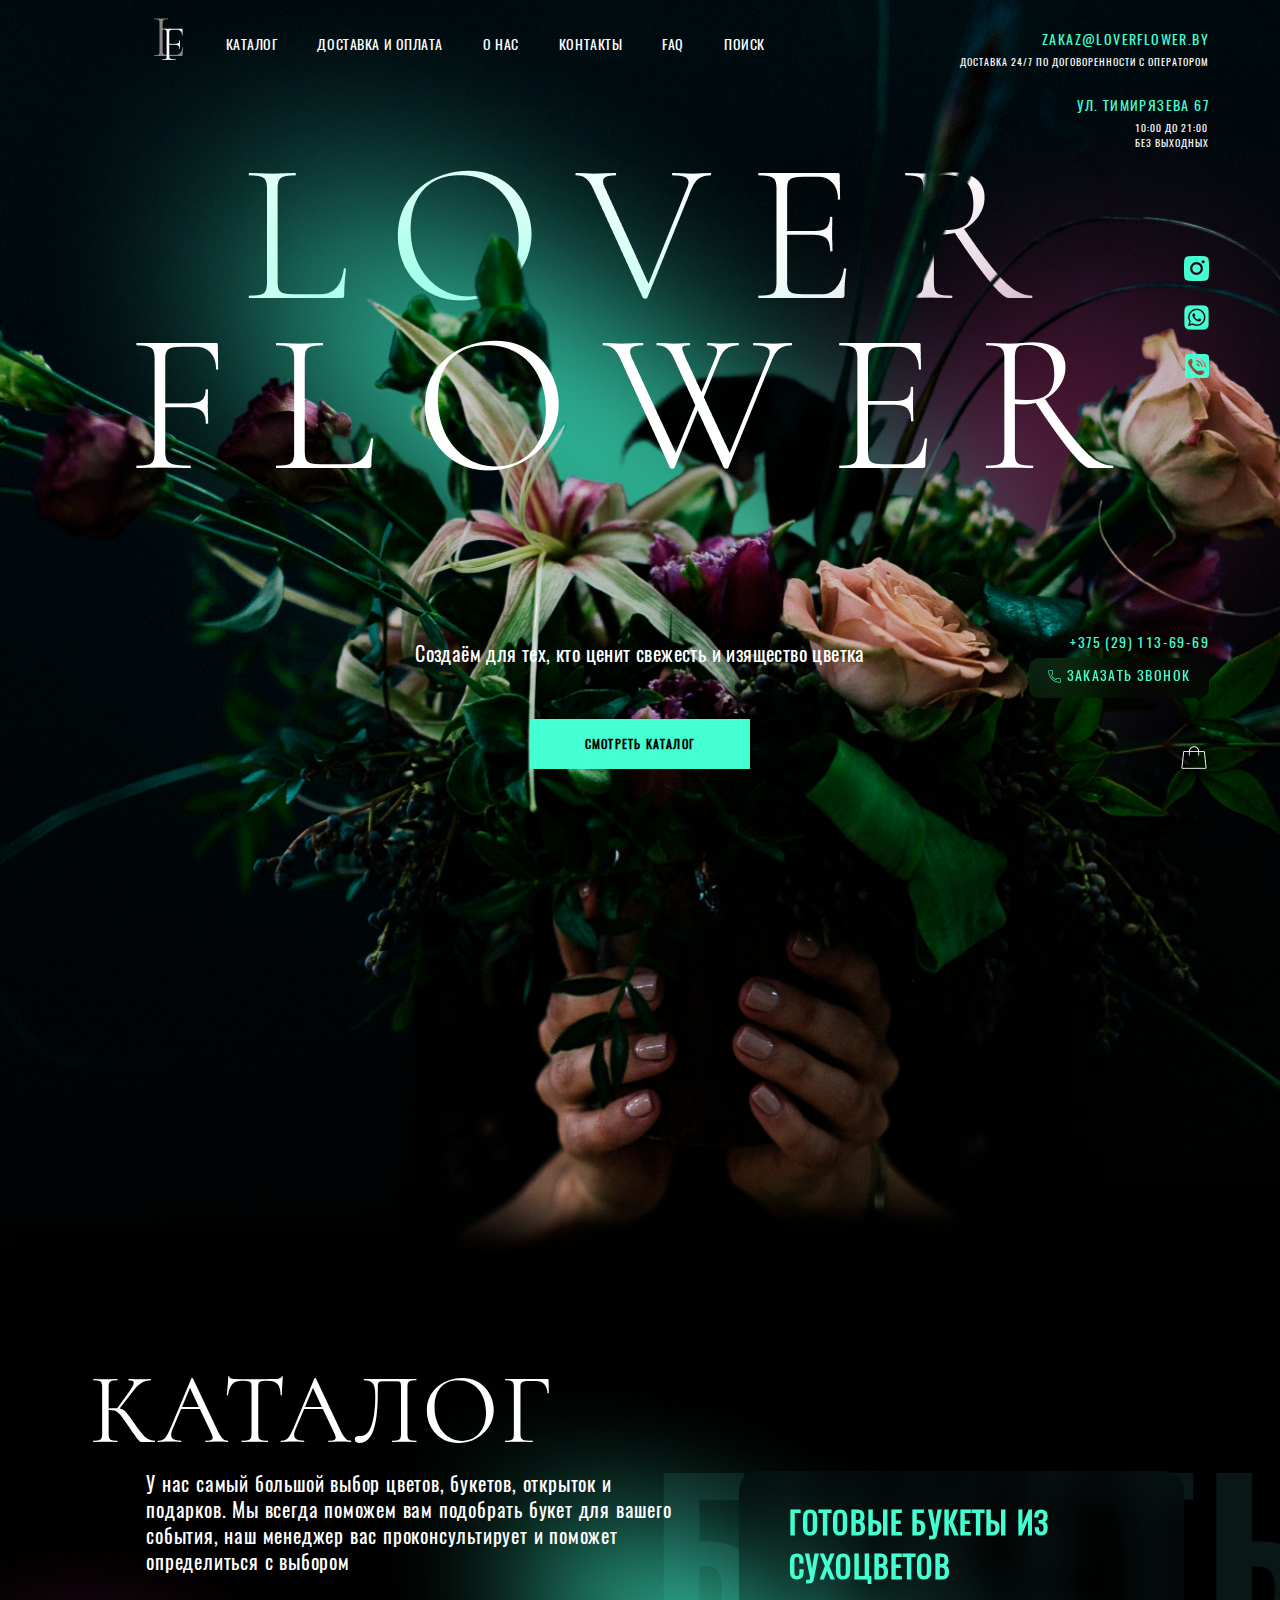
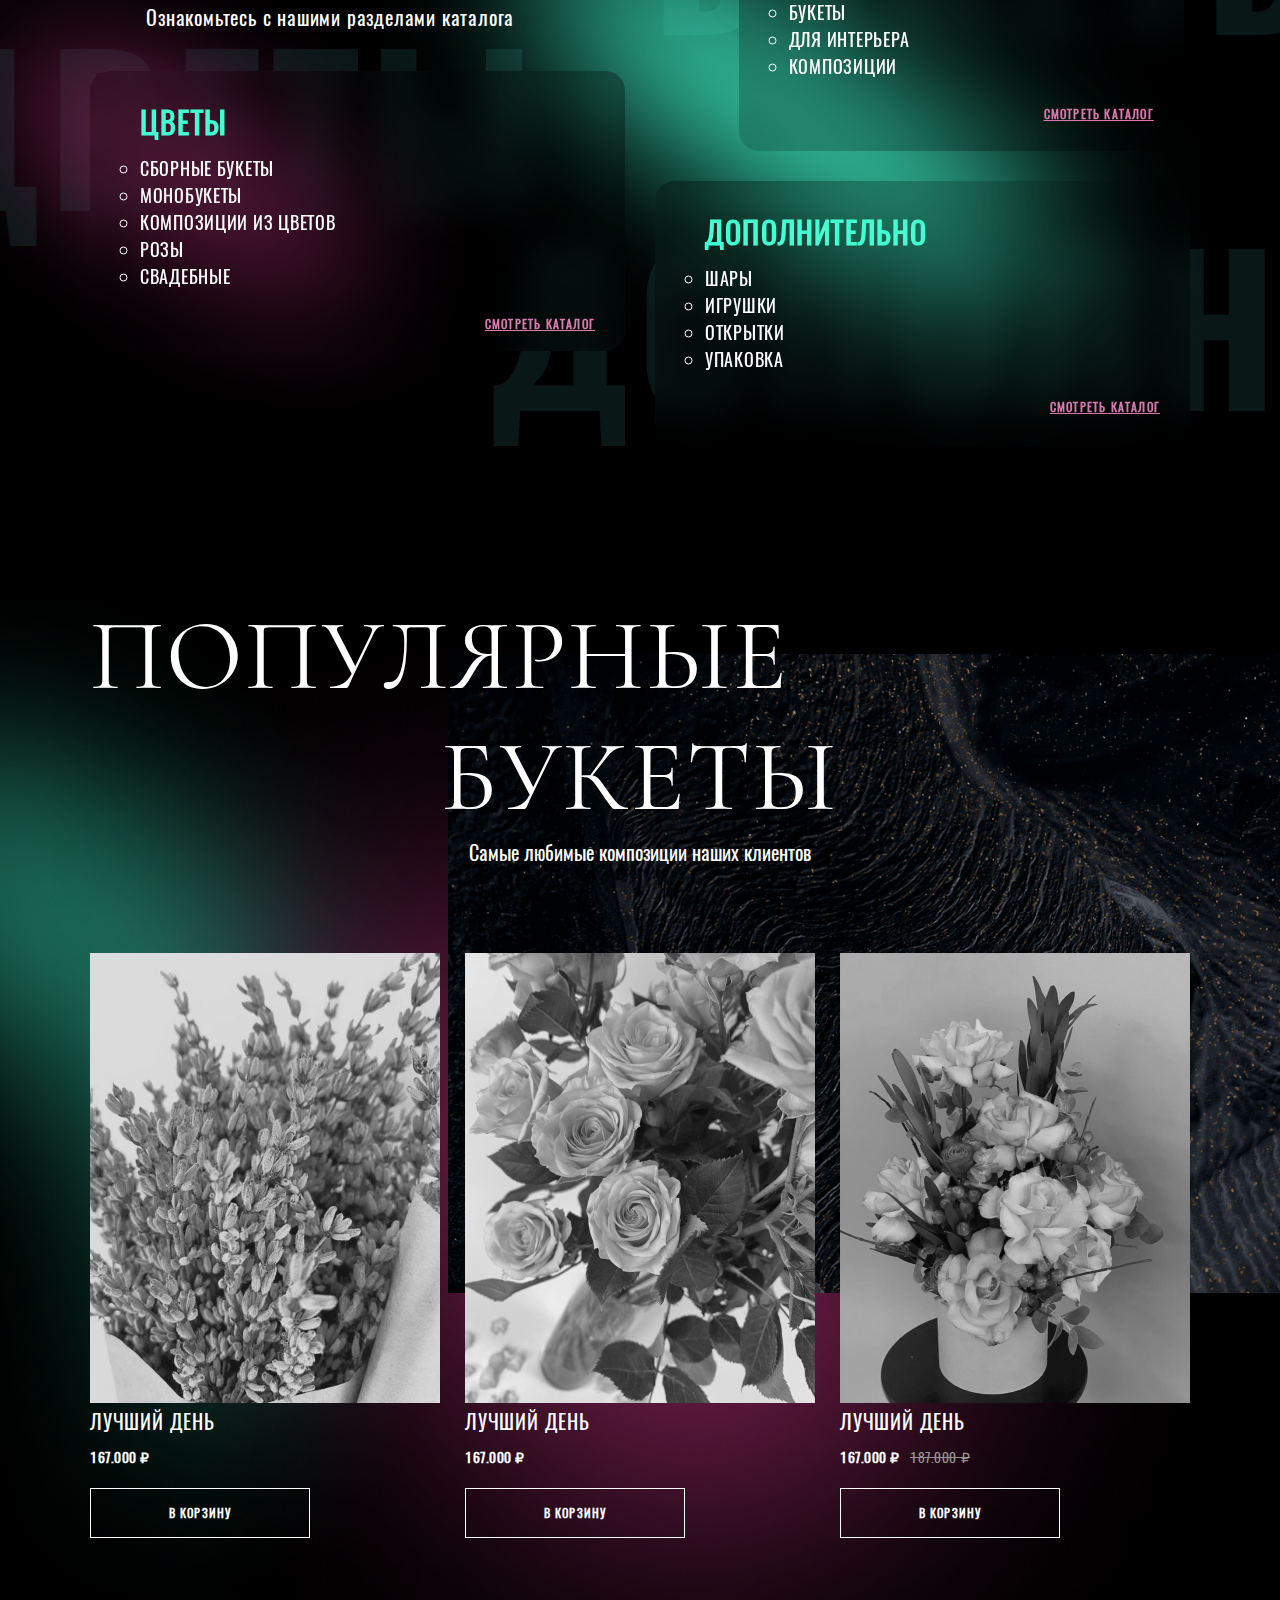
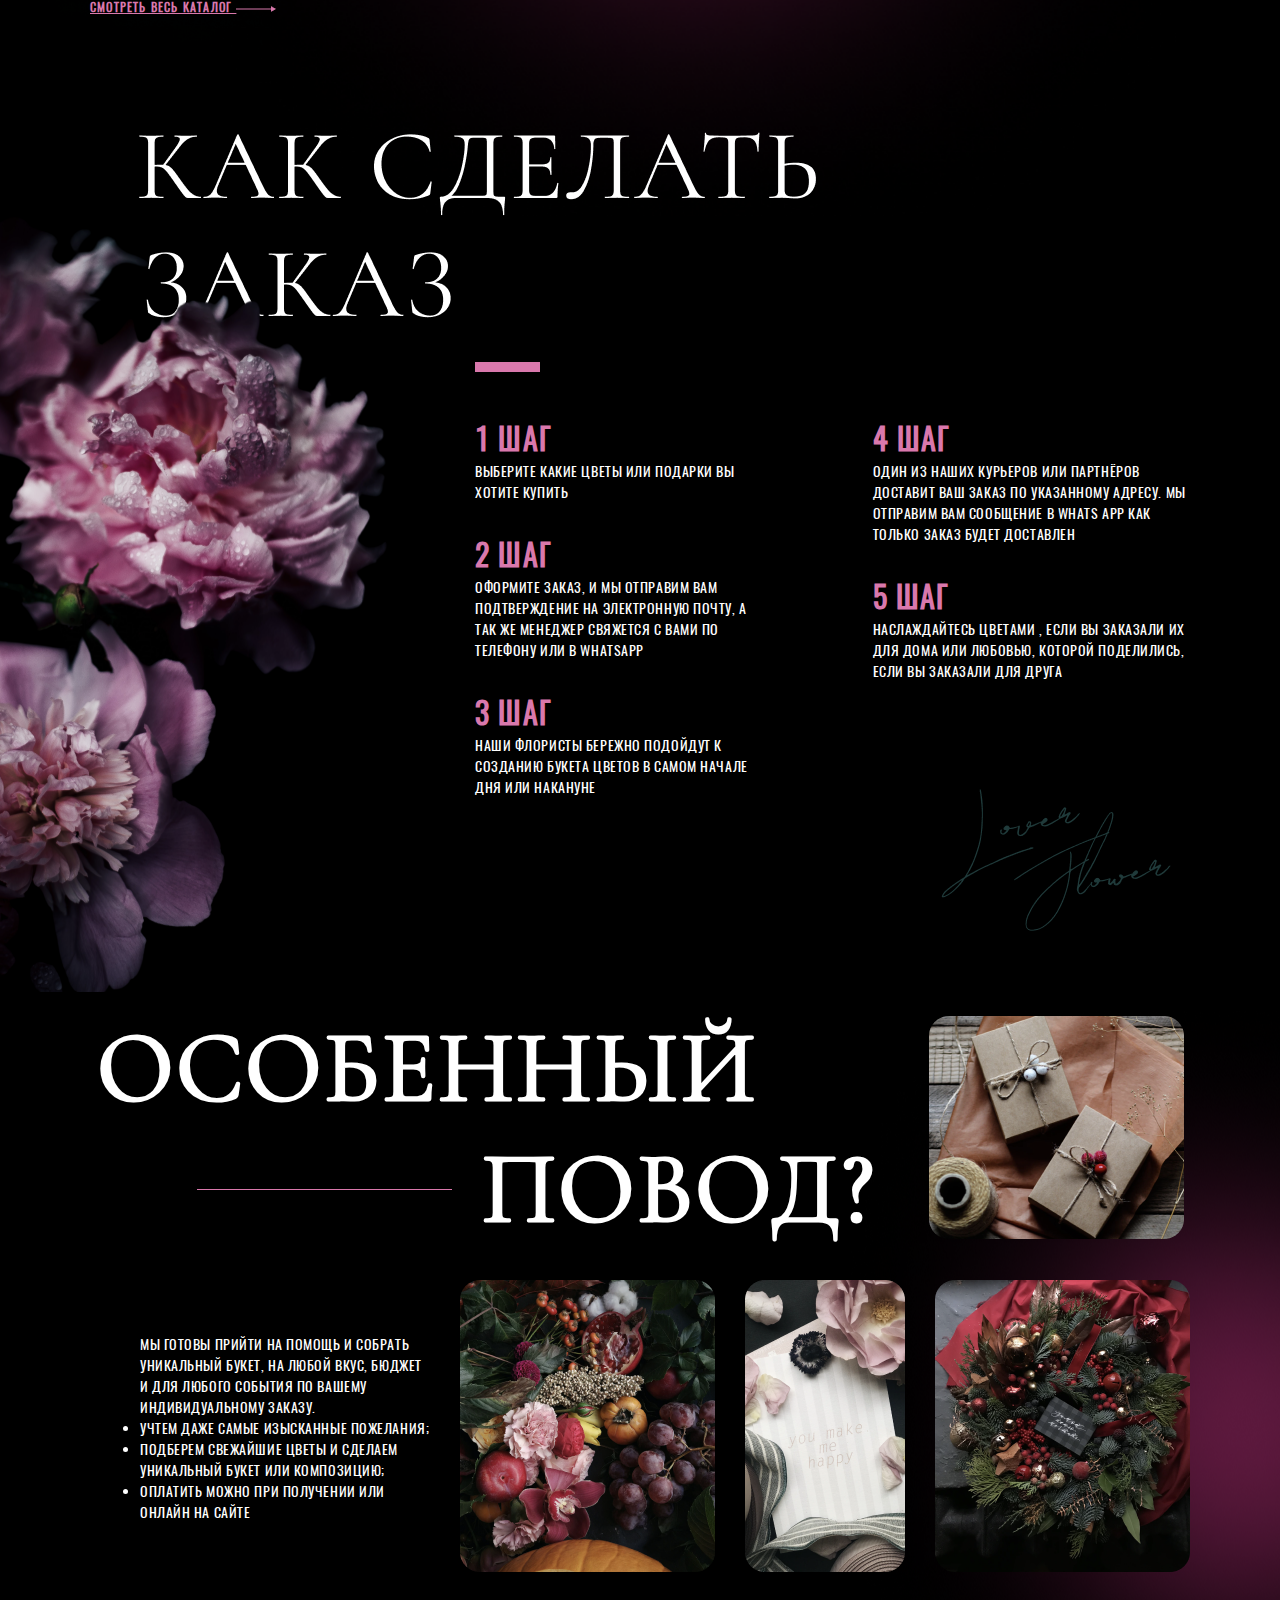
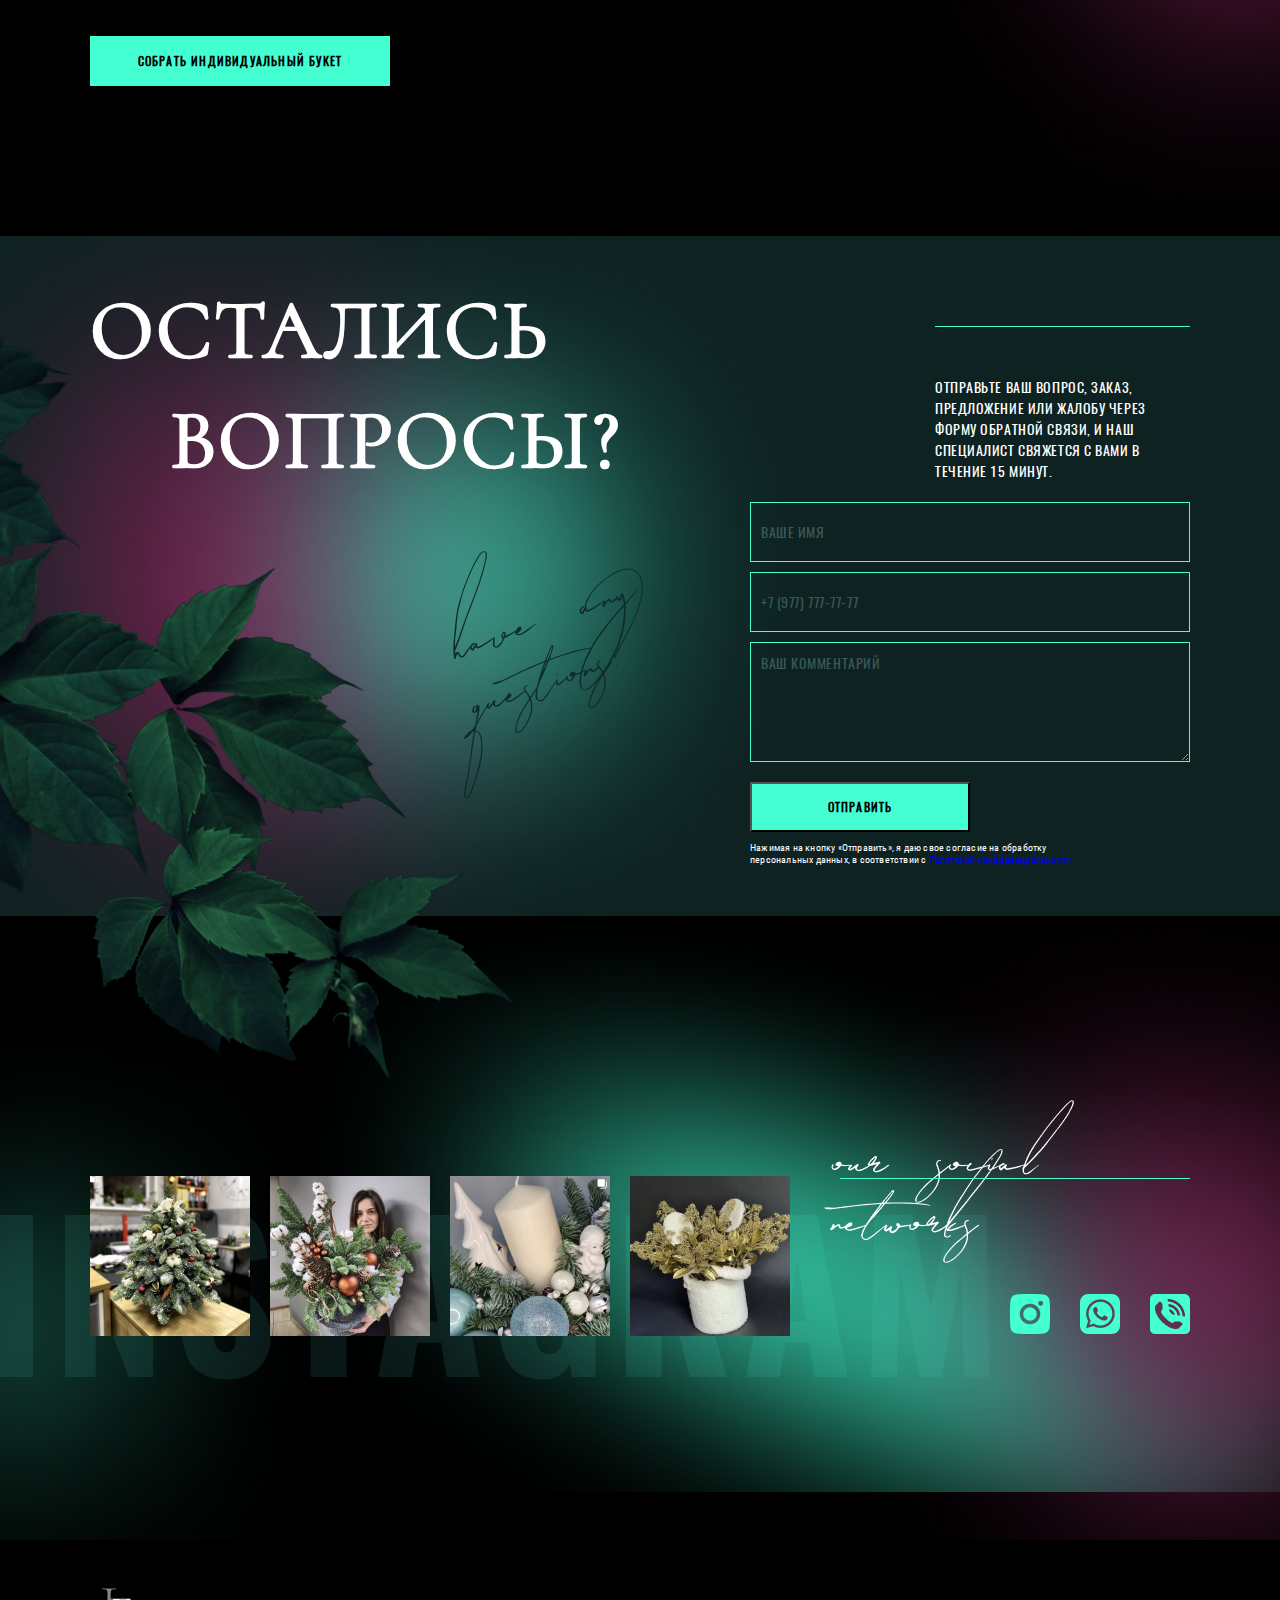
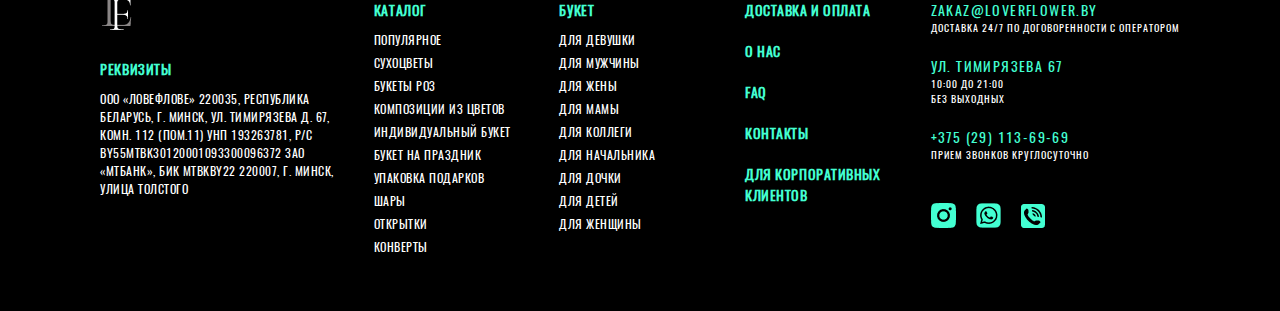
<file: index.html>
<!DOCTYPE html>
<html lang="en">
  <head>
    <meta charset="UTF-8" />
    <meta http-equiv="X-UA-Compatible" content="IE=edge" />
    <meta name="viewport" content="width=device-width, initial-scale=1.0" />
    <title>Document</title>
    <link rel="stylesheet" href="styles/main.css" />
    <script src="js/script.js" defer></script>
  </head>
  <body>
    <section class="intro">
      <div class="intro-background">
        <div class="intro-wrapper">
          <div class="container">
            <div class="intro-content">
              <header class="header">
                <div class="header-wrapper">
                  <a class="header__logo" href="index.html">
                    <img class="header__img" src="img/icons/logo.png" alt="" />
                  </a>
                  <div class="header__navbar">
                    <ul class="navbar__li">
                      <li>
                        <a class="navbar__link" href="catalog.html">Каталог</a>
                      </li>
                      <li>
                        <a class="navbar__link" href="shipment.html"
                          >Доставка и оплата
                        </a>
                      </li>
                      <li>
                        <a class="navbar__link" href="about.html">О нас</a>
                      </li>
                      <li>
                        <a class="navbar__link" href="contacts.html"
                          >Контакты</a
                        >
                      </li>
                      <li><a class="navbar__link" href="faq.html">FAQ</a></li>
                      <li><a class="navbar__link" href="#">поиск</a></li>
                    </ul>
                  </div>
                  <div class="header__contacts">
                    <div class="header__burger">
                      <img class="burger__item" src="img/burger.png" alt="" />
                    </div>

                    <div class="header__phone">
                      <img src="img/icons/another_phone.png" alt="" />
                    </div>
                    <a class="contacts__number" href="#">+375 (29) 113-69-69</a>
                    <a href="#"
                      ><div class="header__handbag">
                        <img
                          class="head__handbag"
                          src="img/icons/handbag-thin.png"
                          alt=""
                        /></div
                    ></a>
                  </div>
                </div>
              </header>
              <p class="content__text">
                Создаём для тех, кто ценит свежесть и изящество цветка
              </p>
              <a href="catalog.html" class="button__link"
                ><div class="content__button">смотреть каталог</div></a
              >
              <div class="header-footer">
                <a class="header-mobile__title" href="">zakaz@loverflower.by</a>
                <p class="header-mobile__text">
                  Доставка 24/7 по договоренности с оператором
                </p>
                <a class="header-mobile__title" href="">ул. Тимирязева 67</a>
                <p class="header-mobile__text">
                  10:00 до 21:00 <br />
                  без выходных
                </p>

                <div class="header-mobile-icons">
                  <a class="header__icon" href="#">
                    <img src="img/icons/insta_icon.png" alt="" />
                  </a>
                  <a class="header__icon" href="#">
                    <img src="img/icons/whatsapp_icon.png" alt="" />
                  </a>
                  <a class="header__icon" href="#">
                    <img src="img/icons/phone_icon.png" alt="" />
                  </a>
                </div>
                <a class="header-mobile__title" href="">+375 (29) 113-69-69</a>
                <a class="phone__button" href="#">
                  <div class="button__icon">
                    <img src="img/icons/phone_button.png" alt="phone" />
                  </div>
                  <p class="header-mobile__title">заказать звонок</p>
                </a>
                <a class="header__handbag" href="#"
                  ><div>
                    <img src="img/icons/handbag-thin.png" alt="" /></div
                ></a>
              </div>
            </div>
          </div>
        </div>
      </div>
    </section>
    <section class="catalog">
      <div class="catalog-wrapper">
        <div class="container">
          <h2 class="catalog__title">каталог</h2>
          <div class="catalog-content">
            <div class="content-up">
              <div class="content-description">
                <p>
                  У нас самый большой выбор цветов, букетов, открыток и
                  подарков. Мы всегда поможем вам подобрать букет для вашего
                  события, наш менеджер вас проконсультирует и поможет
                  определиться с выбором
                </p>
                <p>Ознакомьтесь с нашими разделами каталога</p>
              </div>
              <div class="card-made">
                <div class="card__title">готовые букеты из сухоцветов</div>
                <div class="card__list">
                  <ul class="card__list">
                    <li>букеты</li>
                    <li>для интерьера</li>
                    <li>Композиции</li>
                  </ul>
                </div>
                <a class="view__catalog" href="catalog.html"
                  >смотреть каталог</a
                >
              </div>
            </div>
            <div class="content-down">
              <div class="card-flowers">
                <div class="card__title">Цветы</div>
                <div class="card__list">
                  <ul class="card__list">
                    <li>Сборные букеты</li>
                    <li>Монобукеты</li>
                    <li>Композиции из цветов</li>
                    <li>розы</li>
                    <li>свадебные</li>
                  </ul>
                </div>
                <a class="view__catalog" href="catalog.html"
                  >смотреть каталог</a
                >
              </div>
              <div class="card-more">
                <div class="card__title">дополнительно</div>
                <div class="card__list">
                  <ul class="card__list">
                    <li>шары</li>
                    <li>игрушки</li>
                    <li>открытки</li>
                    <li>упаковка</li>
                  </ul>
                </div>
                <a class="view__catalog" href="catalog.html"
                  >смотреть каталог</a
                >
              </div>
            </div>
          </div>
        </div>
      </div>
    </section>
    <section class="popular">
      <div class="popular-wrapper">
        <div class="container">
          <div class="popular-wrapper-wrap">
            <h2 class="catalog__title">Популярные</h2>
            <h2 class="catalog__title title">букеты</h2>
            <p>Самые любимые композиции наших клиентов</p>
            <div class="popular-content">
              <div class="popular-card">
                <div class="card__image">
                  <img class="image__img" src="img/popular_card_1.png" alt="" />
                </div>
                <div class="popular_card__title">лучший день</div>
                <div class="popular-price">
                  <div class="card__price">167.000 ₽</div>
                  <span class="card__sale"></span>
                </div>

                <div class="card__button">в корзину</div>
              </div>
              <div class="popular-card">
                <div class="card__image">
                  <img class="image__img" src="img/popular_card_2.png" alt="" />
                </div>
                <div class="popular_card__title">лучший день</div>
                <div class="popular-price">
                  <div class="card__price">167.000 ₽</div>
                  <span class="card__sale"></span>
                </div>
                <div class="card__button">в корзину</div>
              </div>
              <div class="popular-card">
                <div class="card__image">
                  <img class="image__img" src="img/popular_card_3.png" alt="" />
                </div>
                <div class="popular_card__title">лучший день</div>
                <div class="popular-price">
                  <div class="card__price">167.000 ₽</div>
                  <span class="card__sale">187.000 ₽</span>
                </div>
                <div class="card__button">в корзину</div>
              </div>
            </div>
            <a class="popular__link" href="catalog.html"
              >смотреть весь каталог <img src="img/Arrow_pink.png" alt=""
            /></a>
          </div>
        </div>
      </div>
    </section>
    <section class="order">
      <div class="order-wrapper">
        <div class="container">
          <div class="order-content">
            <div class="order__tire">
              <img src="img/order_tire.png" alt="" />
            </div>
            <div class="order-steps">
              <div class="steps-left">
                <div class="step-card one">
                  <div class="step__title">1 шаг</div>
                  <div class="step__text">
                    Выберите какие цветы или подарки вы хотите купить
                  </div>
                </div>
                <div class="step-card two">
                  <div class="step__title">2 шаг</div>
                  <div class="step__text">
                    Оформите заказ, и мы отправим вам подтверждение на
                    электронную почту, а так же менеджер свяжется с вами по
                    телефону или в WhatsApp
                  </div>
                </div>
                <div class="step-card three">
                  <div class="step__title">3 шаг</div>
                  <div class="step__text">
                    Наши флористы бережно подойдут к созданию букета цветов в
                    самом начале дня или накануне
                  </div>
                </div>
              </div>
              <div class="steps-right">
                <div class="step-card four">
                  <div class="step__title">4 шаг</div>
                  <div class="step__text">
                    Один из наших курьеров или партнёров доставит ваш заказ по
                    указанному адресу. Мы отправим вам сообщение в Whats App как
                    только заказ будет доставлен
                  </div>
                </div>
                <div class="step-card five">
                  <div class="step__title">5 шаг</div>
                  <div class="step__text">
                    Наслаждайтесь цветами , если вы заказали их для дома или
                    любовью, которой поделились, если вы заказали для друга
                  </div>
                </div>
              </div>
            </div>
          </div>
        </div>
      </div>
    </section>
    <section class="povod">
      <div class="povod-wrapper">
        <div class="container">
          <div class="povod-content">
            <div class="povod-up">
              <div class="up__title">
                <h4>особенный</h4>
                <div class="up__title-down">
                  <div class="title__img">
                    <img class="line__img" src="img/pink_line.png" alt="" />
                  </div>
                  <h4>повод?</h4>
                </div>
              </div>
              <div class="up__img"><img src="img/povod_1.png" alt="" /></div>
            </div>
            <div class="povod-down">
              <div class="down__text">
                <p>
                  Мы готовы прийти на помощь и собрать уникальный букет, на
                  любой вкус, бюджет и для любого события по вашему
                  индивидуальному заказу.
                </p>
                <ul class="povod__list">
                  <li>учтем даже самые изысканные пожелания;</li>
                  <li>
                    подберем свежайшие цветы и сделаем уникальный букет или
                    композицию;
                  </li>
                  <li>оплатить можно при получении или онлайн на сайте</li>
                </ul>
              </div>
              <div class="down__img"><img src="img/povod_2.png" alt="" /></div>
              <div class="down__img"><img src="img/povod_3.png" alt="" /></div>
              <div class="down__img"><img src="img/povod_4.png" alt="" /></div>
            </div>
            <a href="#" class="povod__link"
              ><div class="povod__button">собрать индивидуальный букет</div></a
            >
          </div>
        </div>
      </div>
    </section>
    <section class="questions">
      <div class="questions-wrapper">
        <div class="questions__image">
          <img src="img/loza.png" alt="" />
        </div>
        <div class="container">
          <div class="questions-content">
            <div class="content-left">
              <div class="questions-title">
                <h5 class="questions-title__up">остались</h5>
                <h5 class="questions-title__down">вопросы?</h5>
              </div>
            </div>
            <div class="content-right">
              <div class="right__line">
                <img src="img/green_line.png" alt="" />
              </div>
              <div class="right__text">
                Отправьте ваш вопрос, заказ, предложение или жалобу через форму
                обратной связи, и наш специалист свяжется с вами в течение 15
                минут.
              </div>
              <div class="right-form">
                <form action="#" class="right-form__form">
                  <input
                    class="form__input"
                    type="text"
                    placeholder="ваше имя"
                  />
                  <input
                    class="form__input"
                    type="phone"
                    placeholder="+7 (977) 777-77-77"
                  />
                  <textarea
                    name="textarea"
                    class="form__textarea"
                    placeholder="ваш комментарий"
                  ></textarea>
                  <button type="submit" class="content__button form__button">
                    отправить
                  </button>
                  <p class="form__text">
                    Нажимая на кнопку «Отправить», я даю свое согласие на
                    обработку персональных данных, в соответствии с
                    <a href="#" class="form__link"
                      >Политикой конфиденциальности</a
                    >
                  </p>
                </form>
              </div>
            </div>
          </div>
        </div>
      </div>
    </section>
    <section class="instagram">
      <div class="instagram-wrapper">
        <div class="container">
          <div class="instagram-content">
            <div class="instagram-images">
              <div class="instagram__img">
                <img src="img/inst_1.png" alt="" />
              </div>
              <div class="instagram__img">
                <img src="img/inst_2.png" alt="" />
              </div>
              <div class="instagram__img">
                <img src="img/inst_3.png" alt="" />
              </div>
              <div class="instagram__img">
                <img src="img/inst_4.png" alt="" />
              </div>
            </div>
            <div class="instagram-social">
              <div class="instagram__line">
                <img src="img/inst_line.png" alt="" />
              </div>
              <div class="social-icons">
                <div class="icon__icon">
                  <img src="img/icons/inst_icon_2.png" alt="" />
                </div>
                <div class="icon__icon">
                  <img src="img/icons/what_icon_2.png" alt="" />
                </div>
                <div class="icon__icon">
                  <img src="img/icons/viber_icon_2.png" alt="" />
                </div>
              </div>
            </div>
          </div>
        </div>
      </div>
    </section>
    <footer class="footer">
      <div class="container">
        <div class="footer-wrapper">
          <div class="footer-column-1">
            <div class="footer__logo">
              <img src="img/icons/logo.png" alt="logo" />
            </div>
            <div class="footer__title">реквизиты</div>
            <p class="footer-text">
              ООО «Ловефлове» 220035, Республика Беларусь, г. Минск, ул.
              Тимирязева д. 67, комн. 112 (пом.11) УНП 193263781, р/с
              BY55MTBK30120001093300096372 ЗАО «МТБанк», БИК MTBKBY22 220007, г.
              Минск, улица Толстого
            </p>
          </div>
          <div class="footer-column-2">
            <a class="footer__title" href="catalog.html">Каталог</a>
            <ul class="footer-list">
              <li>Популярное</li>
              <li>Сухоцветы</li>
              <li>Букеты роз</li>
              <li>Композиции из цветов</li>
              <li>Индивидуальный букет</li>
              <li>Букет на праздник</li>
              <li>Упаковка подарков</li>
              <li>Шары</li>
              <li>Открытки</li>
              <li>Конверты</li>
            </ul>
          </div>
          <div class="footer-column-3">
            <div class="footer__title">Букет</div>
            <ul class="footer-list">
              <li>Для девушки</li>
              <li>Для мужчины</li>
              <li>Для жены</li>
              <li>Для мамы</li>
              <li>Для коллеги</li>
              <li>Для начальника</li>
              <li>Для дочки</li>
              <li>Для детей</li>
              <li>Для женщины</li>
            </ul>
          </div>
          <div class="footer-column-4">
            <a class="footer__title column__title" href="shipment.html"
              >Доставка и оплата
            </a>
            <a class="footer__title column__title" href="about.html">О нас</a>
            <a class="footer__title column__title" href="faq.html">FAQ</a>
            <a class="footer__title column__title" href="contacts.html"
              >Контакты</a
            >
            <a class="footer__title column__title" href="corporate.html"
              >для корпоративных клиентов</a
            >
          </div>
          <div class="footer-mobile">
            <a class="footer-mobile__title" href="#">zakaz@loverflower.by</a>
            <p class="footer-mobile__text">
              Доставка 24/7 по договоренности с оператором
            </p>
            <a class="footer-mobile__title" href="#">ул. Тимирязева 67</a>
            <p class="footer-mobile__text">
              10:00 до 21:00 <br />
              без выходных
            </p>

            <a class="footer-mobile__title" href="#">+375 (29) 113-69-69</a>
            <p class="footer-mobile__text">прием звонков круглосуточно</p>
            <div class="footer-mobile-icons">
              <a class="footer__icon" href="#">
                <img src="img/icons/insta_icon.png" alt="" />
              </a>
              <a class="footer__icon" href="#">
                <img src="img/icons/whatsapp_icon.png" alt="" />
              </a>
              <a class="footer__icon" href="#">
                <img src="img/icons/phone_icon.png" alt="" />
              </a>
            </div>
          </div>
        </div>
      </div>
    </footer>
    <section class="cart">
      <div class="cart-wrapper">
        <form class="cart-content">
          <div class="content-title">
            <h6 class="content__title">Ваша корзина</h6>
            <div class="cart__close">
              <img class="cart__cross" src="img/cart/close_cart.png" alt="" />
            </div>
          </div>
          <div class="cart-items"></div>
          <div class="baloons">
            <p class="baloons__title">Добавьте к заказу <span>Шары:</span></p>
            <div class="baloons-items">
              <div class="baloon__item">
                <div class="baloon__img">
                  <img src="img/cart/baloons_left.png" alt="" />
                </div>
                <div class="baloon-info">
                  <div class="baloon__name">ШАР “ЗВЕЗДА”</div>
                  <div class="baloon__price">11.00 ₽</div>
                  <div class="baloon__add">Добавить</div>
                </div>
              </div>
              <div class="baloon__item">
                <div class="baloon__img">
                  <img src="img/cart/baloons_right.png" alt="" />
                </div>
                <div class="baloon-info">
                  <div class="baloon__name">ШАР “СЕРДЦЕ”</div>
                  <div class="baloon__price">11.00 ₽</div>
                  <div class="baloon__add">Добавить</div>
                </div>
              </div>
            </div>
          </div>
          <div class="total">
            <p class="total__text">Предварительный итог:</p>
            <div class="total__value total__text">315.00 руб.</div>
          </div>
          <p class="order">
            Чтобы узнать стоимость доставки, перейдите к оформлению заказа.
          </p>
          <a href="order.html"
            ><div class="cart__button">Оформить заказ</div></a
          >
        </form>
      </div>
    </section>
    <section class="menu-burger">
      <div class="burger-wrapper">
        <div class="burger-content">
          <div class="menu__close">
            <img class="burger__cross" src="img/cart/close_cart.png" alt="" />
          </div>
          <a class="burger__logo" href="index.html">
            <img class="header__img" src="img/icons/logo.png" alt="" />
          </a>
          <div class="search-block">
            <div class="search-block__img">
              <img src="img/icons/search-icon.png" alt="" />
            </div>
            <p class="burger__text">поиск</p>
          </div>
          <a href="index.html" class="burger__text">Главная</a>
          <a href="catalog.html" class="burger__text">Каталог</a>
          <a href="shipment.html" class="burger__text">Доставка и оплата</a>
          <a href="about.html" class="burger__text">О нас</a>
          <a href="contacts.html" class="burger__text">Контакты</a>
          <a href="faq.html" class="burger__text">FAQ</a>
          <a href="corporate.html" class="burger__text"
            >для корпоративных клиентов</a
          >
          <div class="white__line">
            <img src="img/icons/white_line.png" alt="" />
          </div>
          <a class="footer-mobile__title" href="#">zakaz@loverflower.by</a>
          <p class="footer-mobile__text menu">
            Доставка 24/7 по договоренности с оператором
          </p>
          <a class="footer-mobile__title" href="#">ул. Тимирязева 67</a>
          <p class="footer-mobile__text menu">
            10:00 до 21:00 <br />
            без выходных
          </p>
          <p class="policy">Политика конфиденциальности</p>
          <p class="policy">Обработка персональных данных</p>
          <a href="#" class="tel__number">+375 (29) 113-69-69</a>
          <div class="footer-mobile-icons burg">
            <a class="footer__icon" href="#">
              <img src="img/icons/insta_icon.png" alt="" />
            </a>
            <a class="footer__icon" href="#">
              <img src="img/icons/whatsapp_icon.png" alt="" />
            </a>
            <a class="footer__icon" href="#">
              <img src="img/icons/phone_icon.png" alt="" />
            </a>
          </div>
        </div>
      </div>
    </section>
  </body>
</html>
</file>
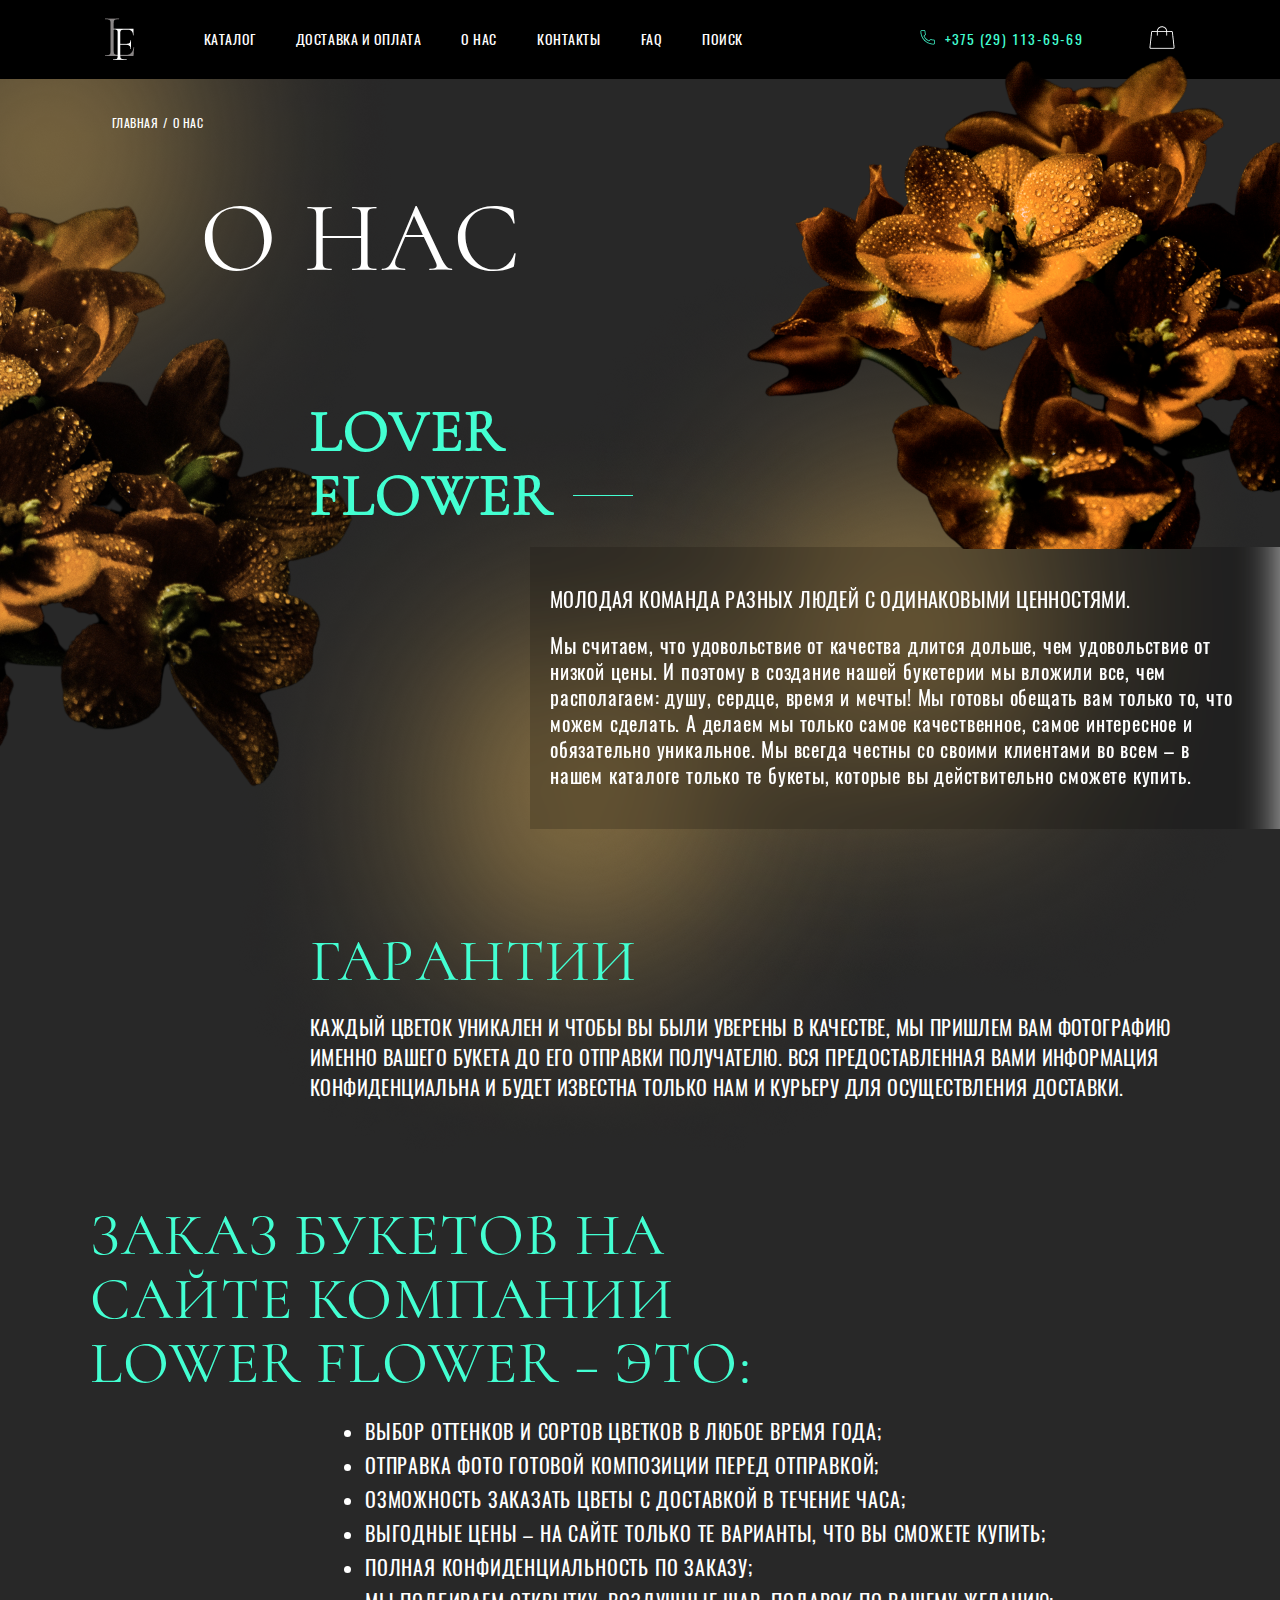
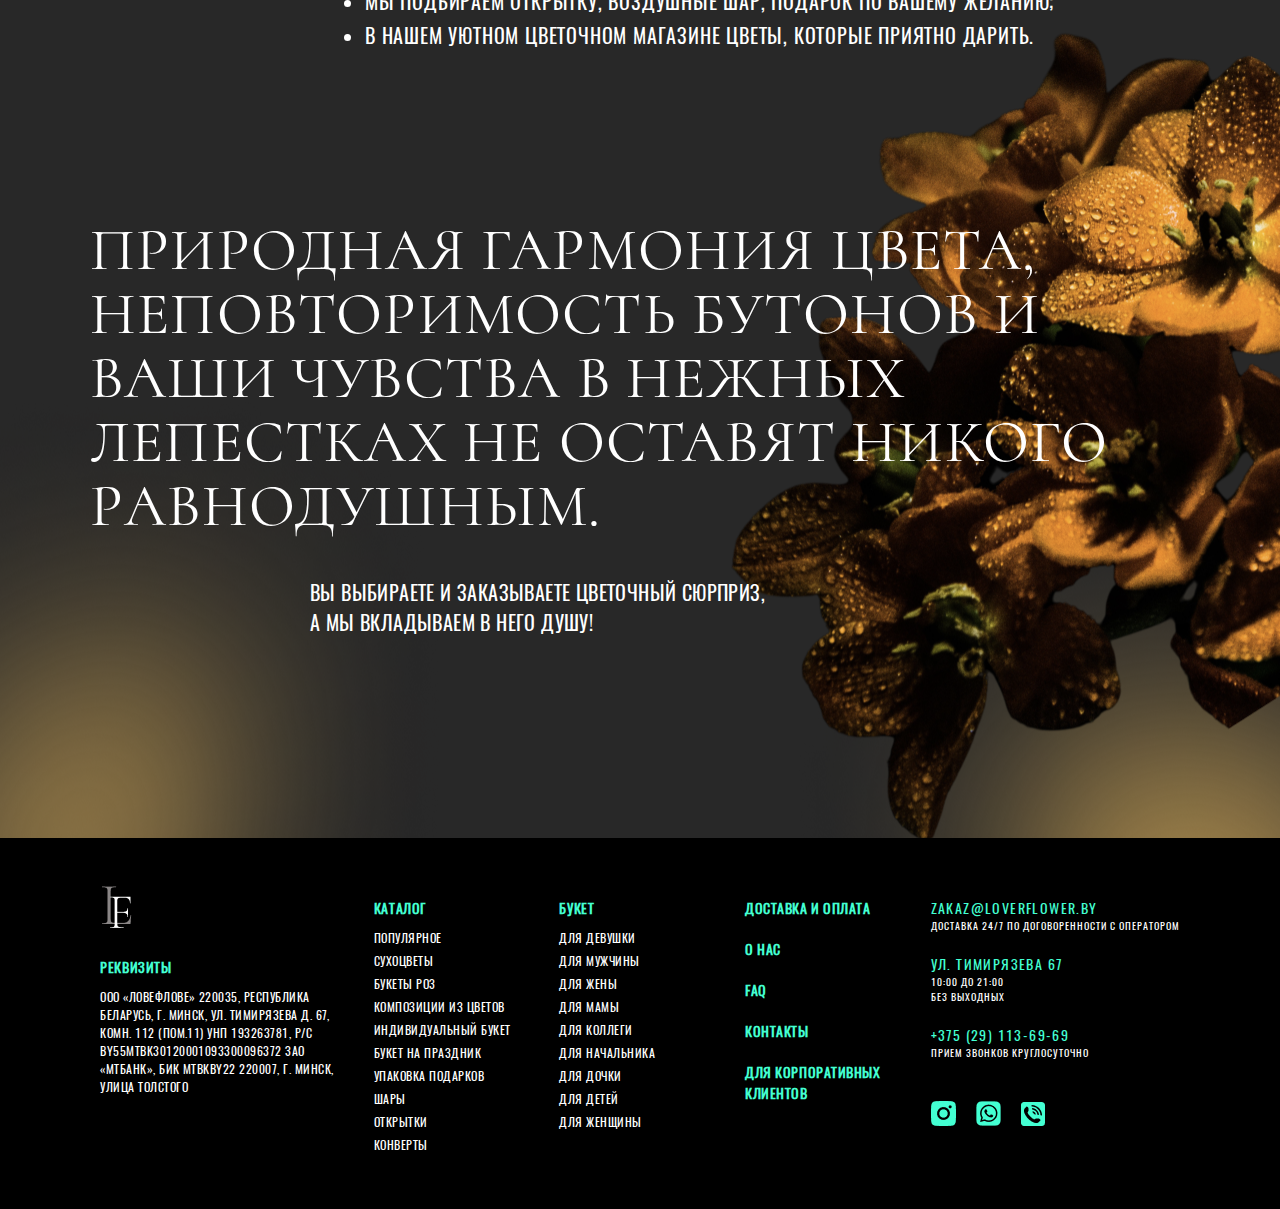
<file: about.html>
<!DOCTYPE html>
<html lang="en">
  <head>
    <meta charset="UTF-8" />
    <meta http-equiv="X-UA-Compatible" content="IE=edge" />
    <meta name="viewport" content="width=device-width, initial-scale=1.0" />
    <title>Document</title>
    <link rel="stylesheet" href="styles/about.css" />
    <script src="js/script.js" defer></script>
  </head>
  <body>
    <section class="head">
      <div class="container">
        <header class="header">
          <div class="header-wrapper">
            <a class="header__logo" href="index.html">
              <img class="header__img" src="img/icons/logo.png" alt="" />
            </a>
            <div class="header__navbar">
              <ul class="navbar__li">
                <li>
                  <a class="navbar__link" href="catalog.html">Каталог</a>
                </li>
                <li>
                  <a class="navbar__link" href="shipment.html"
                    >Доставка и оплата
                  </a>
                </li>
                <li><a class="navbar__link" href="about.html">О нас</a></li>
                <li>
                  <a class="navbar__link" href="contacts.html">Контакты</a>
                </li>
                <li><a class="navbar__link" href="faq.html">FAQ</a></li>
                <li><a class="navbar__link" href="#">поиск</a></li>
              </ul>
            </div>
            <div class="header__contacts">
              <div class="header__burger">
                <img class="burger__item" src="img/burger.png" alt="" />
              </div>

              <div class="header__phone">
                <img src="img/icons/another_phone.png" alt="" />
              </div>
              <a class="contacts__number" href="#">+375 (29) 113-69-69</a>
              <div class="contacts__title">
                <h4>lover</h4>
                <h4>flower</h4>
              </div>
              <a href="#"
                ><div class="header__handbag">
                  <img
                    class="head__handbag"
                    src="img/icons/handbag-thin.png"
                    alt=""
                  /></div
              ></a>
            </div>
          </div>
        </header>
      </div>
    </section>
    <section class="about">
      <div class="about-wrapper">
        <img class="about__flower" src="img/about/flower_up_right.png" alt="" />
        <section class="welcome">
          <div class="container">
            <div class="welcome-content">
              <div class="welcome-bread">
                <a class="bread__link" href="index.html">Главная</a>
                <p class="bread__text">/</p>
                <a class="bread__link" href="#" disable>О нас</a>
              </div>
              <h2 class="welcome__title">о нас</h2>
              <div class="welcome-subtitle">
                <h4>Lover</h4>
                <div class="subtitle__down">
                  <h4>flower</h4>
                  <div class="green__line">
                    <img src="img/about/green_line.png" alt="" />
                  </div>
                </div>
              </div>
              <article class="team">
                <h5 class="team__title">
                  молодая команда разных людей с одинаковыми ценностями.
                </h5>
                <p class="team__text">
                  Мы считаем, что удовольствие от качества длится дольше, чем
                  удовольствие от низкой цены. И поэтому в создание нашей
                  букетерии мы вложили все, чем располагаем: душу, сердце, время
                  и мечты! Мы готовы обещать вам только то, что можем сделать. А
                  делаем мы только самое качественное, самое интересное и
                  обязательно уникальное. Мы всегда честны со своими клиентами
                  во всем – в нашем каталоге только те букеты, которые вы
                  действительно сможете купить.
                </p>
              </article>
            </div>
          </div>
        </section>
        <section class="garanty">
          <div class="container">
            <div class="garanty-wrapper">
              <h3 class="garanty__title">гарантии</h3>
              <p class="garanty__text">
                Каждый цветок уникален и чтобы вы были уверены в качестве, мы
                пришлем вам фотографию именно вашего букета до его отправки
                получателю. Вся предоставленная Вами информация конфиденциальна
                и будет известна только нам и курьеру для осуществления
                доставки.
              </p>
            </div>
          </div>
        </section>
        <section class="order">
          <div class="container">
            <h3 class="order__title">
              Заказ букетов на сайте компании Lower Flower – это:
            </h3>
            <ul class="order__list">
              <li>выбор оттенков и сортов цветков в любое время года;</li>
              <li>отправка фото готовой композиции перед отправкой;</li>
              <li>озможность заказать цветы с доставкой в течение часа;</li>
              <li>
                выгодные цены – на сайте только те варианты, что Вы сможете
                купить;
              </li>
              <li>полная конфиденциальность по заказу;</li>
              <li>
                мы подбираем открытку, воздушные шар, подарок по Вашему желанию;
              </li>
              <li>
                в нашем уютном цветочном магазине цветы, которые приятно дарить.
              </li>
            </ul>
          </div>
        </section>
        <section class="garmonia">
          <div class="container">
            <div class="garmonia-wrapper">
              <h3 class="garmonia__title">
                Природная гармония цвета, неповторимость бутонов и Ваши чувства
                в нежных лепестках не оставят никого равнодушным.
              </h3>
              <p class="garmonia__text">
                Вы выбираете и заказываете цветочный сюрприз, а мы вкладываем в
                него душу!
              </p>
            </div>
          </div>
        </section>
      </div>
    </section>
    <footer class="footer">
      <div class="container">
        <div class="footer-wrapper">
          <div class="footer-column-1">
            <div class="footer__logo">
              <img src="img/icons/logo.png" alt="logo" />
            </div>
            <div class="footer__title">реквизиты</div>
            <p class="footer-text">
              ООО «Ловефлове» 220035, Республика Беларусь, г. Минск, ул.
              Тимирязева д. 67, комн. 112 (пом.11) УНП 193263781, р/с
              BY55MTBK30120001093300096372 ЗАО «МТБанк», БИК MTBKBY22 220007, г.
              Минск, улица Толстого
            </p>
          </div>
          <div class="footer-column-2">
            <a class="footer__title" href="catalog.html">Каталог</a>
            <ul class="footer-list">
              <li>Популярное</li>
              <li>Сухоцветы</li>
              <li>Букеты роз</li>
              <li>Композиции из цветов</li>
              <li>Индивидуальный букет</li>
              <li>Букет на праздник</li>
              <li>Упаковка подарков</li>
              <li>Шары</li>
              <li>Открытки</li>
              <li>Конверты</li>
            </ul>
          </div>
          <div class="footer-column-3">
            <div class="footer__title">Букет</div>
            <ul class="footer-list">
              <li>Для девушки</li>
              <li>Для мужчины</li>
              <li>Для жены</li>
              <li>Для мамы</li>
              <li>Для коллеги</li>
              <li>Для начальника</li>
              <li>Для дочки</li>
              <li>Для детей</li>
              <li>Для женщины</li>
            </ul>
          </div>
          <div class="footer-column-4">
            <a class="footer__title column__title" href="shipment.html"
              >Доставка и оплата
            </a>
            <a class="footer__title column__title" href="about.html">О нас</a>
            <a class="footer__title column__title" href="faq.html">FAQ</a>
            <a class="footer__title column__title" href="contacts.html"
              >Контакты</a
            >
            <a class="footer__title column__title" href="corporate.html"
              >для корпоративных клиентов</a
            >
          </div>
          <div class="footer-mobile">
            <a class="footer-mobile__title" href="#">zakaz@loverflower.by</a>
            <p class="footer-mobile__text">
              Доставка 24/7 по договоренности с оператором
            </p>
            <a class="footer-mobile__title" href="#">ул. Тимирязева 67</a>
            <p class="footer-mobile__text">
              10:00 до 21:00 <br />
              без выходных
            </p>

            <a class="footer-mobile__title" href="#">+375 (29) 113-69-69</a>
            <p class="footer-mobile__text">прием звонков круглосуточно</p>
            <div class="footer-mobile-icons">
              <a class="footer__icon" href="#">
                <img src="img/icons/insta_icon.png" alt="" />
              </a>
              <a class="footer__icon" href="#">
                <img src="img/icons/whatsapp_icon.png" alt="" />
              </a>
              <a class="footer__icon" href="#">
                <img src="img/icons/phone_icon.png" alt="" />
              </a>
            </div>
          </div>
        </div>
      </div>
    </footer>
    <section class="cart">
      <div class="cart-wrapper">
        <form class="cart-content">
          <div class="content-title">
            <h6 class="content__title">Ваша корзина</h6>
            <div class="cart__close">
              <img class="cart__cross" src="img/cart/close_cart.png" alt="" />
            </div>
          </div>
          <div class="cart-items"></div>
          <div class="baloons">
            <p class="baloons__title">Добавьте к заказу <span>Шары:</span></p>
            <div class="baloons-items">
              <div class="baloon__item">
                <div class="baloon__img">
                  <img src="img/cart/baloons_left.png" alt="" />
                </div>
                <div class="baloon-info">
                  <div class="baloon__name">ШАР “ЗВЕЗДА”</div>
                  <div class="baloon__price">11.00 ₽</div>
                  <div class="baloon__add">Добавить</div>
                </div>
              </div>
              <div class="baloon__item">
                <div class="baloon__img">
                  <img src="img/cart/baloons_right.png" alt="" />
                </div>
                <div class="baloon-info">
                  <div class="baloon__name">ШАР “СЕРДЦЕ”</div>
                  <div class="baloon__price">11.00 ₽</div>
                  <div class="baloon__add">Добавить</div>
                </div>
              </div>
            </div>
          </div>
          <div class="total">
            <p class="total__text">Предварительный итог:</p>
            <div class="total__value total__text">315.00 руб.</div>
          </div>
          <p class="order">
            Чтобы узнать стоимость доставки, перейдите к оформлению заказа.
          </p>
          <a href="order.html"
            ><div class="cart__button">Оформить заказ</div></a
          >
        </form>
      </div>
    </section>
    <section class="menu-burger">
      <div class="burger-wrapper">
        <div class="burger-content">
          <div class="menu__close">
            <img class="burger__cross" src="img/cart/close_cart.png" alt="" />
          </div>
          <a class="burger__logo" href="index.html">
            <img class="header__img" src="img/icons/logo.png" alt="" />
          </a>
          <div class="search-block">
            <div class="search-block__img">
              <img src="img/icons/search-icon.png" alt="" />
            </div>
            <p class="burger__text">поиск</p>
          </div>
          <a href="index.html" class="burger__text">Главная</a>
          <a href="catalog.html" class="burger__text">Каталог</a>
          <a href="shipment.html" class="burger__text">Доставка и оплата</a>
          <a href="about.html" class="burger__text">О нас</a>
          <a href="contacts.html" class="burger__text">Контакты</a>
          <a href="faq.html" class="burger__text">FAQ</a>
          <a href="corporate.html" class="burger__text"
            >для корпоративных клиентов</a
          >
          <div class="white__line">
            <img src="img/icons/white_line.png" alt="" />
          </div>
          <a class="footer-mobile__title" href="#">zakaz@loverflower.by</a>
          <p class="footer-mobile__text menu">
            Доставка 24/7 по договоренности с оператором
          </p>
          <a class="footer-mobile__title" href="#">ул. Тимирязева 67</a>
          <p class="footer-mobile__text menu">
            10:00 до 21:00 <br />
            без выходных
          </p>
          <p class="policy">Политика конфиденциальности</p>
          <p class="policy">Обработка персональных данных</p>
          <a href="#" class="tel__number">+375 (29) 113-69-69</a>
          <div class="footer-mobile-icons burg">
            <a class="footer__icon" href="#">
              <img src="img/icons/insta_icon.png" alt="" />
            </a>
            <a class="footer__icon" href="#">
              <img src="img/icons/whatsapp_icon.png" alt="" />
            </a>
            <a class="footer__icon" href="#">
              <img src="img/icons/phone_icon.png" alt="" />
            </a>
          </div>
        </div>
      </div>
    </section>
  </body>
</html>
</file>
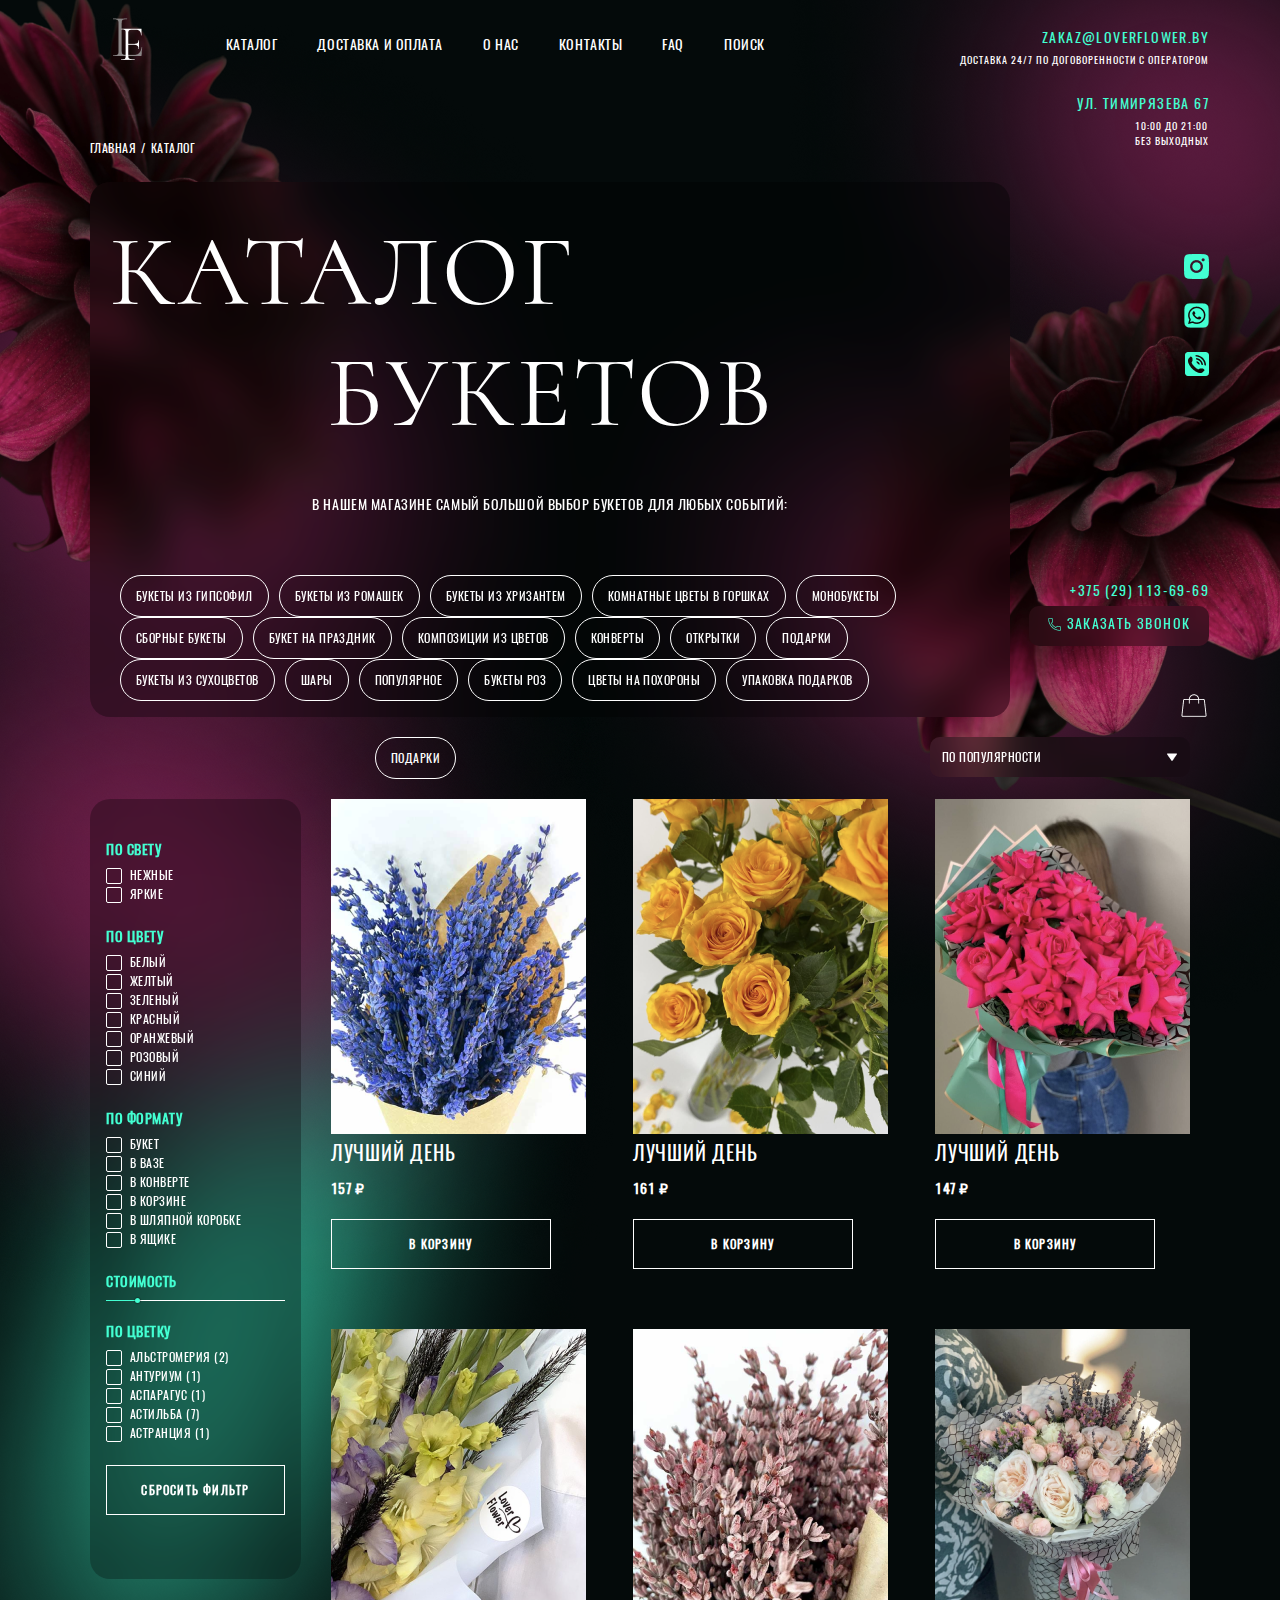
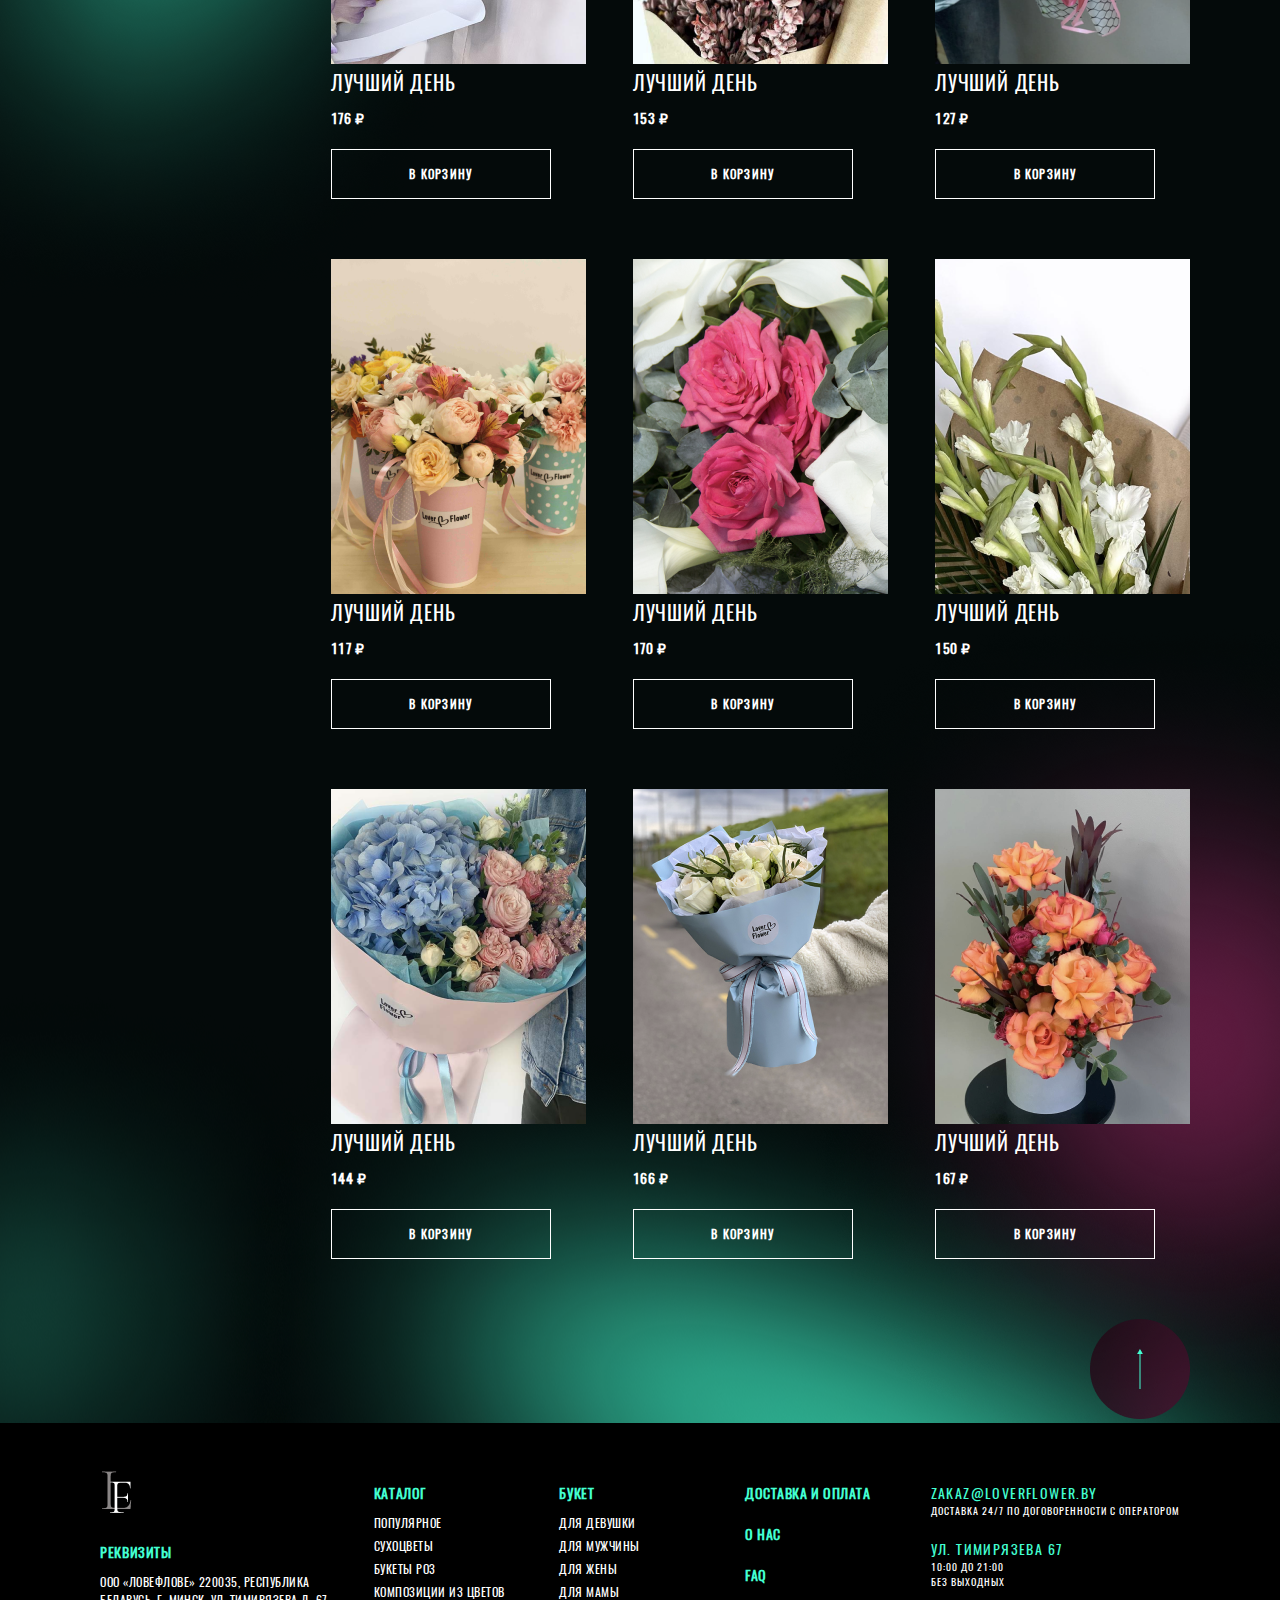
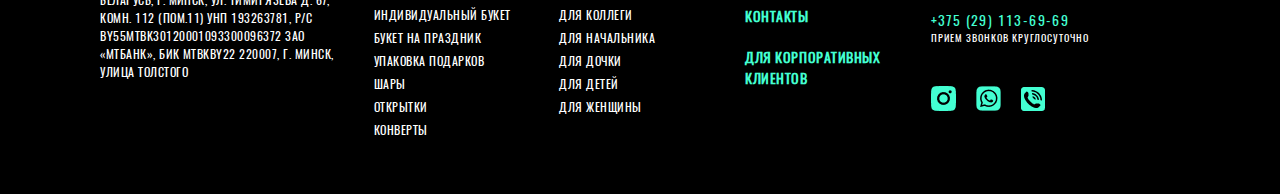
<file: catalog.html>
<!DOCTYPE html>
<html lang="en">
  <head>
    <meta charset="UTF-8" />
    <meta http-equiv="X-UA-Compatible" content="IE=edge" />
    <meta name="viewport" content="width=device-width, initial-scale=1.0" />
    <title>Document</title>
    <link rel="stylesheet" href="styles/catalog.css" />
    <script  src="js/catalog.js" defer></script>
    <script  src="js/script.js" defer></script>
  </head>
  <body>
    <section class="catalog">
      <div class="catalog-wrapper">
        <div class="container">
          <div class="catalog-content">
            <header class="header">
              <div class="header-wrapper">
                <a class="header__logo" href="index.html">
                  <img class="header__img" src="img/icons/logo.png" alt="" />
                </a>
                <div class="header__navbar">
                  <ul class="navbar__li">
                    <li>
                      <a class="navbar__link" href="catalog.html">Каталог</a>
                    </li>
                    <li>
                      <a class="navbar__link" href="shipment.html"
                        >Доставка и оплата
                      </a>
                    </li>
                    <li><a class="navbar__link" href="about.html">О нас</a></li>
                    <li>
                      <a class="navbar__link" href="contacts.html">Контакты</a>
                    </li>
                    <li><a class="navbar__link" href="faq.html">FAQ</a></li>
                    <li><a class="navbar__link" href="#">поиск</a></li>
                  </ul>
                </div>
                <div class="header__contacts">
                  <div class="header__burger">
                    <img class="burger__item" src="img/burger.png" alt="" />
                  </div>
                  <div class="header__phone">
                    <img src="img/icons/another_phone.png" alt="" />
                  </div>
                  <a class="contacts__number" href="#">+375 (29) 113-69-69</a>
                  <div class="contacts__title">
                    <h4>lover</h4>
                    <h4>flower</h4>
                  </div>
                  <a href="#"
                    ><div class="header__handbag">
                      <img class="head__handbag" src="img/icons/handbag-thin.png" alt="" /></div
                  ></a>
                </div>
              </div>
              <div class="header-footer">
                <a class="header-mobile__title" href="">zakaz@loverflower.by</a>
                <p class="header-mobile__text">
                  Доставка 24/7 по договоренности с оператором
                </p>
                <a class="header-mobile__title" href="">ул. Тимирязева 67</a>
                <p class="header-mobile__text">
                  10:00 до 21:00 <br />
                  без выходных
                </p>

                <div class="header-mobile-icons">
                  <a class="header__icon" href="#">
                    <img src="img/icons/insta_icon.png" alt="" />
                  </a>
                  <a class="header__icon" href="#">
                    <img src="img/icons/whatsapp_icon.png" alt="" />
                  </a>
                  <a class="header__icon" href="#">
                    <img src="img/icons/phone_icon.png" alt="" />
                  </a>
                </div>
                <a class="header-mobile__title" href="">+375 (29) 113-69-69</a>
                <a class="phone__button" href="#">
                  <div class="button__icon">
                    <img src="img/icons/phone_button.png" alt="phone" />
                  </div>
                  <p class="header-mobile__title">заказать звонок</p>
                </a>
                <a class="header__handbag" href="#"
                  ><div>
                    <img src="img/icons/handbag-thin.png" alt="" /></div
                ></a>
              </div>
            </header>
            <div class="catalog-bread">
              <a class="bread__link" href="index.html">Главная</a>
              <p class="bread__text">/</p>
              <a class="bread__link" href="#" disable>Каталог</a>
            </div>
            <div class="catalog-welcome">
              <h2 class="catalog__title title__up">каталог</h2>
              <h2 class="catalog__title title__down">букетов</h2>
              <p class="catalog__text">
                В нашем магазине самый большой выбор букетов для любых событий:
              </p>
              <div class="filters-mobile">
                <div class="filter-goods">
                  <div class="filter-goods__title">
                    <div class="filt__text">фильтр товаров</div>
                    <div class="pink__arrow">
                      <img src="img/catalog/pink_arrow.png" alt="" />
                    </div>
                  </div>
                  <div class="filter-goods__content">
                    <form class="catalog-select-mobil" action="#">
                      <div class="select__block">
                        <div class="select__title">По свету</div>
                        <input
                          class="custom__checkbox"
                          type="checkbox"
                          id="l_1"
                        /><label for="l_1" class="select__input">нежные</label>
                        <input
                          class="custom__checkbox"
                          type="checkbox"
                          id="l_2"
                        /><label for="l_2" class="select__input">яркие</label>
                      </div>
                      <div class="select__block">
                        <div class="select__title">По цвету</div>
                        <input
                          class="custom__checkbox"
                          type="checkbox"
                          id="c_1"
                        /><label for="c_1" class="select__input">белый</label>
                        <input
                          class="custom__checkbox"
                          type="checkbox"
                          id="c_2"
                        /><label for="c_2" class="select__input">желтый</label>

                        <input
                          class="custom__checkbox"
                          type="checkbox"
                          id="c_3"
                        /><label for="c_3" class="select__input">зеленый</label>
                        <input
                          class="custom__checkbox"
                          type="checkbox"
                          id="c_4"
                        /><label for="c_4" class="select__input">красный</label>
                        <input
                          class="custom__checkbox"
                          type="checkbox"
                          id="c_5"
                        /><label for="c_5" class="select__input"
                          >оранжевый</label
                        >
                        <input
                          class="custom__checkbox"
                          type="checkbox"
                          id="c_6"
                        /><label for="c_6" class="select__input">розовый</label>
                        <input
                          class="custom__checkbox"
                          type="checkbox"
                          id="c_7"
                        />
                        <label for="c_7" class="select__input">синий</label>
                      </div>
                      <div class="select__block">
                        <div class="select__title">по формату</div>
                        <input
                          class="custom__checkbox"
                          type="checkbox"
                          id="f_1"
                        />
                        <label for="f_1" class="select__input">букет</label>
                        <input
                          class="custom__checkbox"
                          type="checkbox"
                          id="f_2"
                        />
                        <label for="f_2" class="select__input">в вазе</label>
                        <input
                          class="custom__checkbox"
                          type="checkbox"
                          id="f_3"
                        />
                        <label for="f_3" class="select__input"
                          >в конверте</label
                        >
                        <input
                          class="custom__checkbox"
                          type="checkbox"
                          id="f_4"
                        /><label for="f_4" class="select__input"
                          >в корзине</label
                        >
                        <input
                          class="custom__checkbox"
                          type="checkbox"
                          id="f_5"
                        />
                        <label for="f_5" class="select__input"
                          >в шляпной коробке</label
                        >
                        <input
                          class="custom__checkbox"
                          type="checkbox"
                          id="f_6"
                        />
                        <label for="f_6" class="select__input">в ящике</label>
                      </div>
                      <div class="select__block">
                        <div class="select__title">стоимость</div>

                        <input
                          class="styled-slider slider-progress"
                          type="range"
                          min="40"
                          max="400"
                          step="5"
                          value="100"
                        />
                      </div>
                      <div class="select__block">
                        <div class="select__title">по цветку</div>
                        <input
                          class="custom__checkbox"
                          type="checkbox"
                          id="fl_1"
                        />
                        <label for="fl_1" class="select__input"
                          >Альстромерия (2)</label
                        >
                        <input
                          class="custom__checkbox"
                          type="checkbox"
                          id="fl_2"
                        /><label for="fl_2" class="select__input"
                          >Антуриум (1)</label
                        >
                        <input
                          class="custom__checkbox"
                          type="checkbox"
                          id="fl_3"
                        />
                        <label for="fl_3" class="select__input"
                          >Аспарагус (1)</label
                        >
                        <input
                          class="custom__checkbox"
                          type="checkbox"
                          id="fl_4"
                        />
                        <label for="fl_4" class="select__input"
                          >Астильба (7)</label
                        >
                        <input
                          class="custom__checkbox"
                          type="checkbox"
                          id="fl_5"
                        />
                        <label for="fl_5" class="select__input"
                          >Астранция (1)</label
                        >
                      </div>
                      <button class="select__button" type="reset">
                        Сбросить фильтр
                      </button>
                    </form>
                  </div>
                </div>
                <div class="sort-goods">
                  <div class="sort-goods__title">
                    <div class="filt__text">сортировка товаров</div>
                    <div class="pink__arrow">
                      <img src="img/catalog/pink_arrow.png" alt="" />
                    </div>
                  </div>
                  <div class="sort-goods__content">
                    <input
                      class="custom__checkbox"
                      type="checkbox"
                      id="con_1"
                    /><label for="con_1" class="select__input"
                      >по популярности</label
                    >
                    <input
                      class="custom__checkbox"
                      type="checkbox"
                      id="con_2"
                    /><label for="con_2" class="select__input"
                      >сначала дорогие</label
                    >
                    <input
                      class="custom__checkbox"
                      type="checkbox"
                      id="con_3"
                    /><label for="con_3" class="select__input"
                      >сначала дешевые</label
                    >
                  </div>
                </div>
                <div class="categories-goods">
                  <div class="categories-goods__title">
                    <div class="filt__text">Категории</div>
                    <div class="pink__arrow">
                      <img src="img/catalog/pink_arrow.png" alt="" />
                    </div>
                  </div>
                  <div class="categories-goods__content">
                    <div class="filters__item">Букеты из гипсофил</div>
                    <div class="filters__item">Букеты из ромашек</div>
                    <div class="filters__item">Букеты из хризантем</div>
                    <div class="filters__item">Комнатные цветы в горшках</div>
                    <div class="filters__item">Монобукеты</div>
                    <div class="filters__item">Сборные букеты</div>
                    <div class="filters__item">Букет на праздник</div>
                    <div class="filters__item">Композиции из цветов</div>
                    <div class="filters__item">Конверты</div>
                    <div class="filters__item">Открытки</div>
                    <div class="filters__item">Подарки</div>
                    <div class="filters__item">Букеты из сухоцветов</div>
                    <div class="filters__item">Шары</div>
                    <div class="filters__item">Популярное</div>
                    <div class="filters__item">Букеты роз</div>
                    <div class="filters__item">Цветы на похороны</div>
                    <div class="filters__item">Упаковка подарков</div>
                  </div>
                </div>
              </div>
              <div class="filters">
                <div class="filters__item">Букеты из гипсофил</div>
                <div class="filters__item">Букеты из ромашек</div>
                <div class="filters__item">Букеты из хризантем</div>
                <div class="filters__item">Комнатные цветы в горшках</div>
                <div class="filters__item">Монобукеты</div>
                <div class="filters__item">Сборные букеты</div>
                <div class="filters__item">Букет на праздник</div>
                <div class="filters__item">Композиции из цветов</div>
                <div class="filters__item">Конверты</div>
                <div class="filters__item">Открытки</div>
                <div class="filters__item">Подарки</div>
                <div class="filters__item">Букеты из сухоцветов</div>
                <div class="filters__item">Шары</div>
                <div class="filters__item">Популярное</div>
                <div class="filters__item">Букеты роз</div>
                <div class="filters__item">Цветы на похороны</div>
                <div class="filters__item">Упаковка подарков</div>
              </div>
            </div>
            <div class="filters-categories">
              <div class="filters-wrapper">
                <div class="categories-items">
                  <div class="filters__item">Подарки</div>
                </div>
                <div class="categories-popular">
                  <div class="categories__text">По популярности</div>
                  <img
                    class="img__arrow"
                    src="img/catalog/white_arrow.png"
                    alt="arrow"
                  />
                </div>
              </div>
            </div>
            <div class="catalog-main">
              <form class="catalog-select" action="#">
                <div class="select__block">
                  <div class="select__title">По свету</div>
                  <input
                    class="custom__checkbox"
                    type="checkbox"
                    id="l_1"
                  /><label for="l_1" class="select__input">нежные</label>
                  <input
                    class="custom__checkbox"
                    type="checkbox"
                    id="l_2"
                  /><label for="l_2" class="select__input">яркие</label>
                </div>
                <div class="select__block">
                  <div class="select__title">По цвету</div>
                  <input
                    class="custom__checkbox"
                    type="checkbox"
                    id="c_1"
                  /><label for="c_1" class="select__input">белый</label>
                  <input
                    class="custom__checkbox"
                    type="checkbox"
                    id="c_2"
                  /><label for="c_2" class="select__input">желтый</label>

                  <input
                    class="custom__checkbox"
                    type="checkbox"
                    id="c_3"
                  /><label for="c_3" class="select__input">зеленый</label>
                  <input
                    class="custom__checkbox"
                    type="checkbox"
                    id="c_4"
                  /><label for="c_4" class="select__input">красный</label>
                  <input
                    class="custom__checkbox"
                    type="checkbox"
                    id="c_5"
                  /><label for="c_5" class="select__input">оранжевый</label>
                  <input
                    class="custom__checkbox"
                    type="checkbox"
                    id="c_6"
                  /><label for="c_6" class="select__input">розовый</label>
                  <input class="custom__checkbox" type="checkbox" id="c_7" />
                  <label for="c_7" class="select__input">синий</label>
                </div>
                <div class="select__block">
                  <div class="select__title">по формату</div>
                  <input class="custom__checkbox" type="checkbox" id="f_1" />
                  <label for="f_1" class="select__input">букет</label>
                  <input class="custom__checkbox" type="checkbox" id="f_2" />
                  <label for="f_2" class="select__input">в вазе</label>
                  <input class="custom__checkbox" type="checkbox" id="f_3" />
                  <label for="f_3" class="select__input">в конверте</label>
                  <input
                    class="custom__checkbox"
                    type="checkbox"
                    id="f_4"
                  /><label for="f_4" class="select__input">в корзине</label>
                  <input class="custom__checkbox" type="checkbox" id="f_5" />
                  <label for="f_5" class="select__input"
                    >в шляпной коробке</label
                  >
                  <input class="custom__checkbox" type="checkbox" id="f_6" />
                  <label for="f_6" class="select__input">в ящике</label>
                </div>
                <div class="select__block">
                  <div class="select__title">стоимость</div>
                  <input
                    class="styled-slider slider-progress"
                    type="range"
                    min="40"
                    max="400"
                    step="5"
                    value="100"
                  />
                </div>
                <div class="select__block">
                  <div class="select__title">по цветку</div>
                  <input class="custom__checkbox" type="checkbox" id="fl_1" />
                  <label for="fl_1" class="select__input"
                    >Альстромерия (2)</label
                  >
                  <input
                    class="custom__checkbox"
                    type="checkbox"
                    id="fl_2"
                  /><label for="fl_2" class="select__input">Антуриум (1)</label>
                  <input class="custom__checkbox" type="checkbox" id="fl_3" />
                  <label for="fl_3" class="select__input">Аспарагус (1)</label>
                  <input class="custom__checkbox" type="checkbox" id="fl_4" />
                  <label for="fl_4" class="select__input">Астильба (7)</label>
                  <input class="custom__checkbox" type="checkbox" id="fl_5" />
                  <label for="fl_5" class="select__input">Астранция (1)</label>
                </div>
                <button class="select__button" type="reset">
                  Сбросить фильтр
                </button>
              </form>
              <div class="catalog-images">
                <a href="#" id="up"></a>
                <div class="catalog-img">
                  
                </div>
            </div>
          
          </div>
        </div>
      </div>
    </section>
    <footer class="footer">
      <div class="container">
        <div class="footer-wrapper">
          <div class="footer-column-1">
            <div class="footer__logo">
              <img src="img/icons/logo.png" alt="logo" />
            </div>
            <div class="footer__title">реквизиты</div>
            <p class="footer-text">
              ООО «Ловефлове» 220035, Республика Беларусь, г. Минск, ул.
              Тимирязева д. 67, комн. 112 (пом.11) УНП 193263781, р/с
              BY55MTBK30120001093300096372 ЗАО «МТБанк», БИК MTBKBY22 220007, г.
              Минск, улица Толстого
            </p>
          </div>
          <div class="footer-column-2">
            <a class="footer__title" href="catalog.html">Каталог</a>
            <ul class="footer-list">
              <li>Популярное</li>
              <li>Сухоцветы</li>
              <li>Букеты роз</li>
              <li>Композиции из цветов</li>
              <li>Индивидуальный букет</li>
              <li>Букет на праздник</li>
              <li>Упаковка подарков</li>
              <li>Шары</li>
              <li>Открытки</li>
              <li>Конверты</li>
            </ul>
          </div>
          <div class="footer-column-3">
            <div class="footer__title">Букет</div>
            <ul class="footer-list">
              <li>Для девушки</li>
              <li>Для мужчины</li>
              <li>Для жены</li>
              <li>Для мамы</li>
              <li>Для коллеги</li>
              <li>Для начальника</li>
              <li>Для дочки</li>
              <li>Для детей</li>
              <li>Для женщины</li>
            </ul>
          </div>
          <div class="footer-column-4">
            <a class="footer__title column__title" href="shipment.html"
              >Доставка и оплата
            </a>
            <a class="footer__title column__title" href="about.html">О нас</a>
            <a class="footer__title column__title" href="faq.html">FAQ</a>
            <a class="footer__title column__title" href="contacts.html"
              >Контакты</a
            >
            <a class="footer__title column__title" href="corporate.html"
              >для корпоративных клиентов</a
            >
          </div>
          <div class="footer-mobile">
            <a class="footer-mobile__title" href="#">zakaz@loverflower.by</a>
            <p class="footer-mobile__text">
              Доставка 24/7 по договоренности с оператором
            </p>
            <a class="footer-mobile__title" href="#">ул. Тимирязева 67</a>
            <p class="footer-mobile__text">
              10:00 до 21:00 <br />
              без выходных
            </p>

            <a class="footer-mobile__title" href="#">+375 (29) 113-69-69</a>
            <p class="footer-mobile__text">прием звонков круглосуточно</p>
            <div class="footer-mobile-icons">
              <a class="footer__icon" href="#">
                <img src="img/icons/insta_icon.png" alt="" />
              </a>
              <a class="footer__icon" href="#">
                <img src="img/icons/whatsapp_icon.png" alt="" />
              </a>
              <a class="footer__icon" href="#">
                <img src="img/icons/phone_icon.png" alt="" />
              </a>
            </div>
          </div>
        </div>
      </div>
    </footer>
    <section class="cart">
      <div class="cart-wrapper">
        <form class="cart-content">
          <div class="content-title">
            <h6 class="content__title">Ваша корзина</h6>
            <div class="cart__close">
              <img class="cart__cross" src="img/cart/close_cart.png" alt="" />
            </div>
          </div>
          <div class="cart-items">
            <!-- <div class="cart__item">
              <div class="item__left">
                <div class="item__img">
                  <img src="img/cart/cart_flower_1.png" alt="" />
                </div>
                <div class="item-description">
                  <div class="item__title">рубиновые искры</div>
                  <div class="item-quantity">
                    <div class="item__minus">
                      <img src="img/cart/minus.png" alt="" />
                    </div>
                    <div class="item__quantity">1</div>
                    <div class="item__plus">
                      <img src="img/cart/plus.png" alt="" />
                    </div>
                  </div>
                </div>
              </div>
              <div class="item__right">
                <div class="item__price">167.00 ₽</div>
                <div class="item__delete">Удалить</div>
              </div>
            </div>
            <div class="cart__item">
              <div class="item__left">
                <div class="item__img">
                  <img src="img/cart/cart_flower_2.png" alt="" />
                </div>
                <div class="item-description">
                  <div class="item__title">рубиновые искры</div>
                  <div class="item-quantity">
                    <div class="item__minus">
                      <img src="img/cart/minus.png" alt="" />
                    </div>
                    <div class="item__quantity">1</div>
                    <div class="item__plus">
                      <img src="img/cart/plus.png" alt="" />
                    </div>
                  </div>
                </div>
              </div>
              <div class="item__right">
                <div class="item__price">167.00 ₽</div>
                <div class="item__delete">Удалить</div>
              </div>
            </div> -->
          </div>
          <div class="baloons">
            <p class="baloons__title">Добавьте к заказу <span>Шары:</span></p>
            <div class="baloons-items">
              <div class="baloon__item">
                <div class="baloon__img">
                  <img src="img/cart/baloons_left.png" alt="" />
                </div>
                <div class="baloon-info">
                  <div class="baloon__name">ШАР “ЗВЕЗДА”</div>
                  <div class="baloon__price">11.00 ₽</div>
                  <div class="baloon__add">Добавить</div>
                </div>
              </div>
              <div class="baloon__item">
                <div class="baloon__img">
                  <img src="img/cart/baloons_right.png" alt="" />
                </div>
                <div class="baloon-info">
                  <div class="baloon__name">ШАР “СЕРДЦЕ”</div>
                  <div class="baloon__price">11.00 ₽</div>
                  <div class="baloon__add">Добавить</div>
                </div>
              </div>
            </div>
          </div>
          <div class="total">
            <p class="total__text">Предварительный итог:</p>
            <div class="total__value total__text">315.00 руб.</div>
          </div>
          <p class="order">
            Чтобы узнать стоимость доставки, перейдите к оформлению заказа.
          </p>
          <a href="order.html"
            ><div class="cart__button">Оформить заказ</div></a
          >
        </form>
      </div>
    </section>
    <section class="menu-burger">
      <div class="burger-wrapper">
        <div class="burger-content">
          <div class="menu__close">
            <img class="burger__cross" src="img/cart/close_cart.png" alt="" />
          </div>
          <a class="burger__logo" href="index.html">
            <img class="header__img" src="img/icons/logo.png" alt="" />
          </a>
          <div class="search-block">
            <div class="search-block__img">
              <img src="img/icons/search-icon.png" alt="" />
            </div>
            <p class="burger__text">поиск</p>
          </div>
          <a href="index.html" class="burger__text">Главная</a>
          <a href="catalog.html" class="burger__text">Каталог</a>
          <a href="shipment.html" class="burger__text">Доставка и оплата</a>
          <a href="about.html" class="burger__text">О нас</a>
          <a href="contacts.html" class="burger__text">Контакты</a>
          <a href="faq.html" class="burger__text">FAQ</a>
          <a href="corporate.html" class="burger__text"
            >для корпоративных клиентов</a
          >
          <div class="white__line">
            <img src="img/icons/white_line.png" alt="" />
          </div>
          <a class="footer-mobile__title" href="#">zakaz@loverflower.by</a>
          <p class="footer-mobile__text menu">
            Доставка 24/7 по договоренности с оператором
          </p>
          <a class="footer-mobile__title" href="#">ул. Тимирязева 67</a>
          <p class="footer-mobile__text menu">
            10:00 до 21:00 <br />
            без выходных
          </p>
          <p class="policy">Политика конфиденциальности</p>
          <p class="policy">Обработка персональных данных</p>
          <a href="#" class="tel__number">+375 (29) 113-69-69</a>
          <div class="footer-mobile-icons burg">
            <a class="footer__icon" href="#">
              <img src="img/icons/insta_icon.png" alt="" />
            </a>
            <a class="footer__icon" href="#">
              <img src="img/icons/whatsapp_icon.png" alt="" />
            </a>
            <a class="footer__icon" href="#">
              <img src="img/icons/phone_icon.png" alt="" />
            </a>
          </div>
        </div>
      </div>
    </section>
  </body>
</html>
</file>
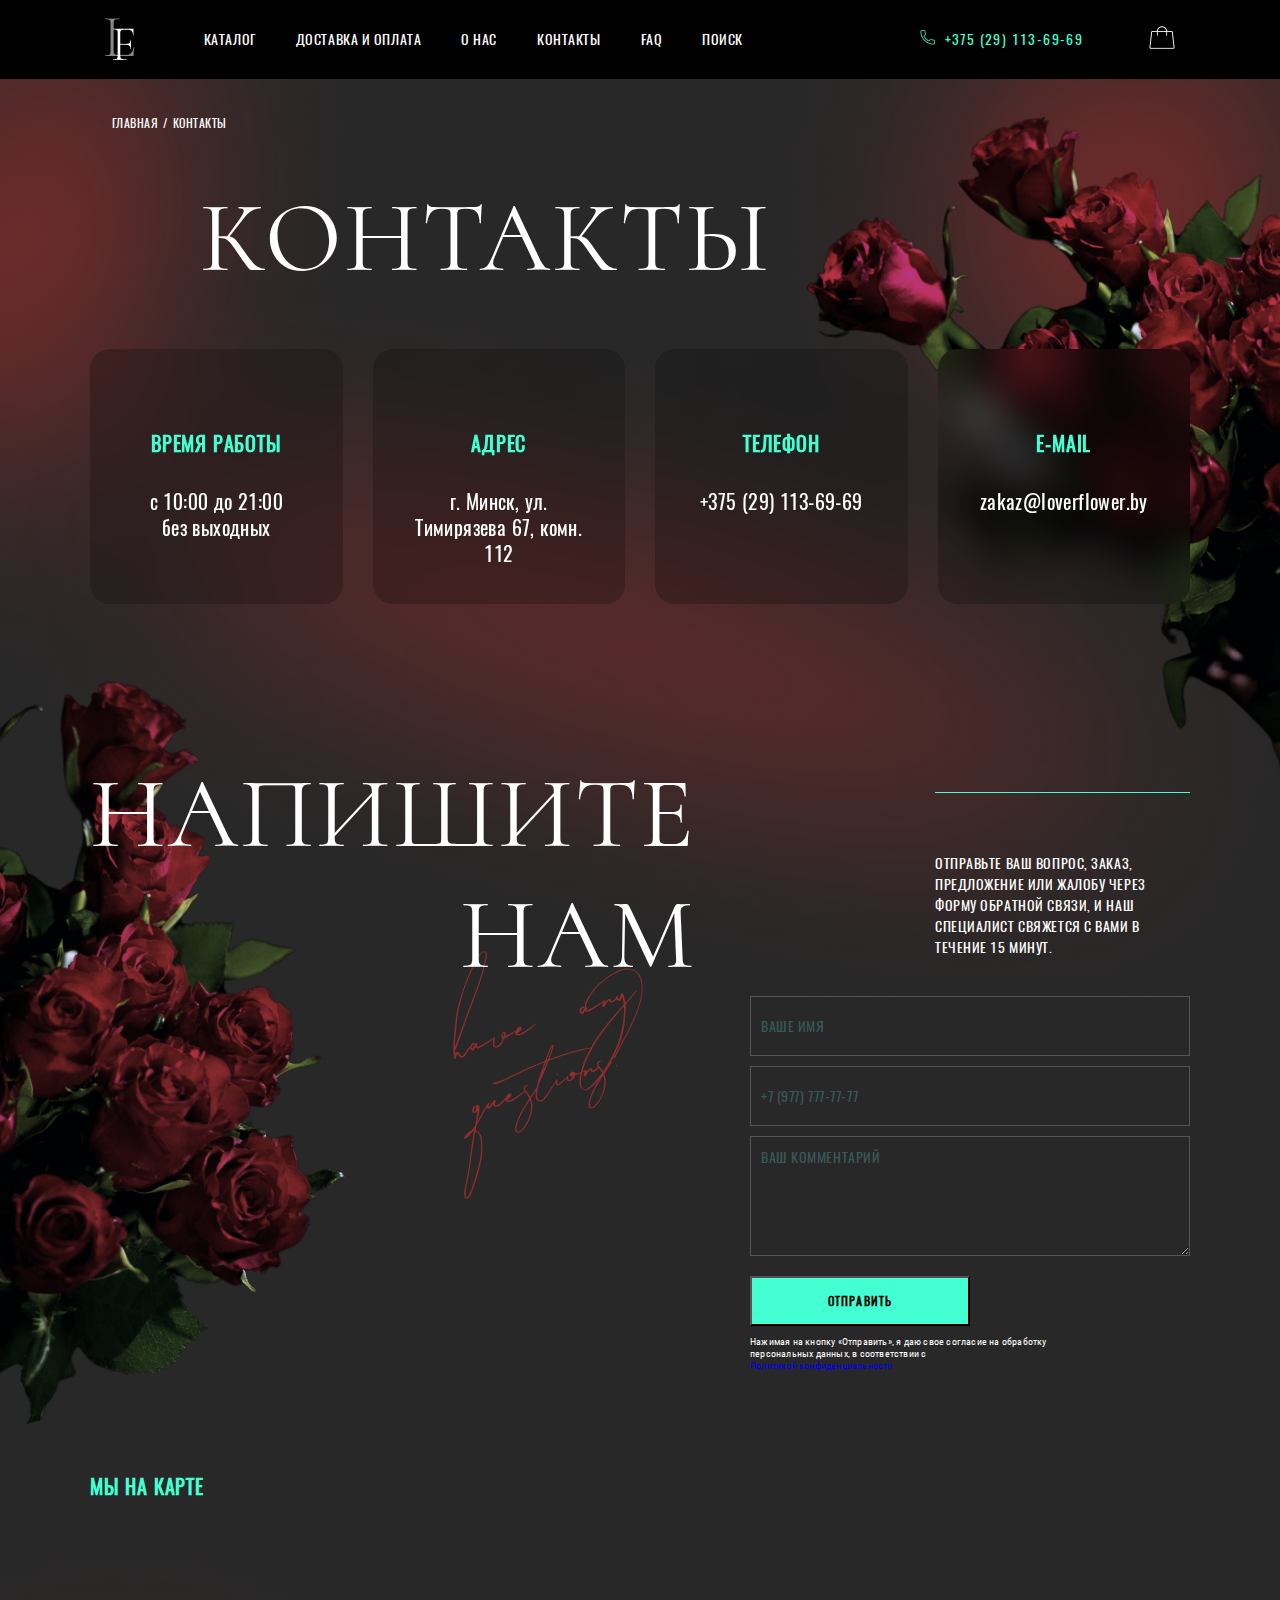
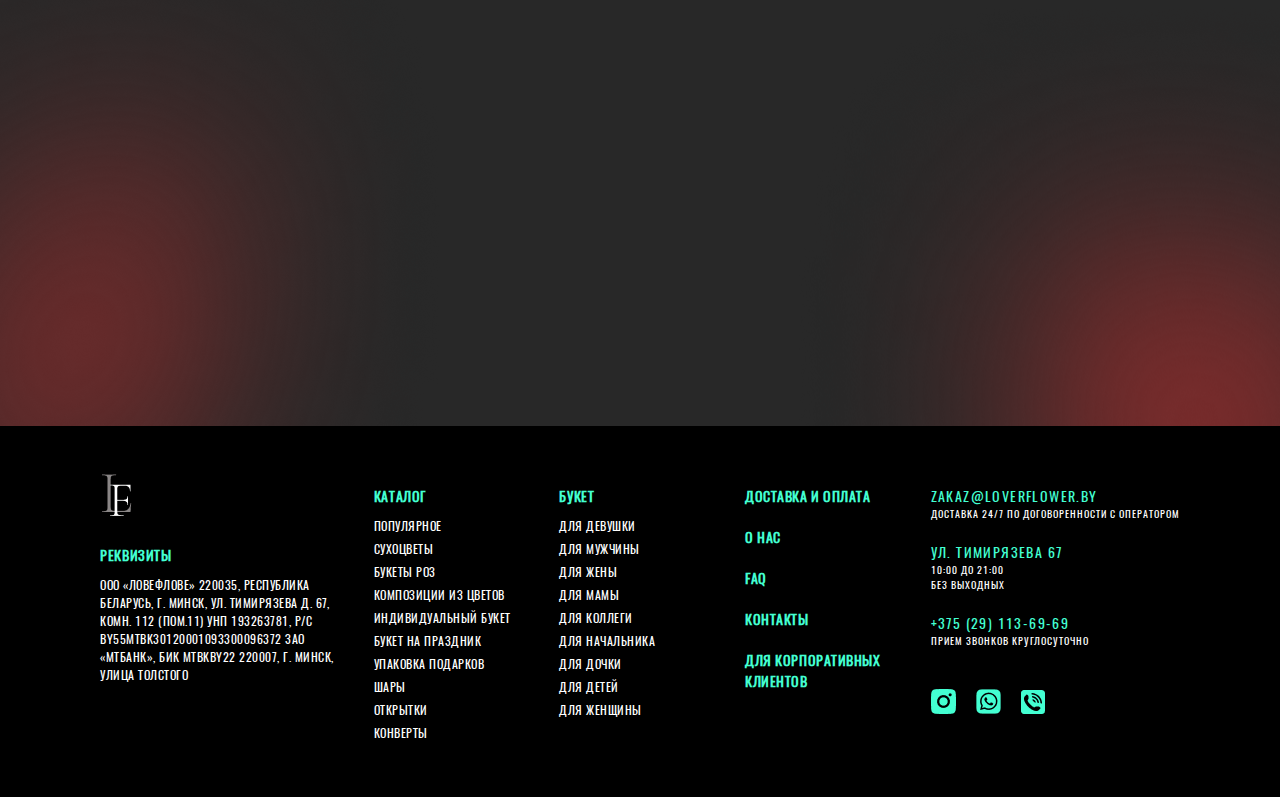
<file: contacts.html>
<!DOCTYPE html>
<html lang="en">
  <head>
    <meta charset="UTF-8" />
    <meta http-equiv="X-UA-Compatible" content="IE=edge" />
    <meta name="viewport" content="width=device-width, initial-scale=1.0" />
    <title>Document</title>
    <link rel="stylesheet" href="styles/contacts.css" />
    <script src="js/script.js" defer></script>
  </head>
  <body>
    <section class="head">
      <div class="container">
        <header class="header">
          <div class="header-wrapper">
            <a class="header__logo" href="index.html">
              <img class="header__img" src="img/icons/logo.png" alt="" />
            </a>
            <div class="header__navbar">
              <ul class="navbar__li">
                <li>
                  <a class="navbar__link" href="catalog.html">Каталог</a>
                </li>
                <li>
                  <a class="navbar__link" href="shipment.html"
                    >Доставка и оплата
                  </a>
                </li>
                <li><a class="navbar__link" href="about.html">О нас</a></li>
                <li>
                  <a class="navbar__link" href="contacts.html">Контакты</a>
                </li>
                <li><a class="navbar__link" href="faq.html">FAQ</a></li>
                <li><a class="navbar__link" href="#">поиск</a></li>
              </ul>
            </div>
            <div class="header__contacts">
              <div class="header__burger">
                <img class="burger__item" src="img/burger.png" alt="" />
              </div>

              <div class="header__phone">
                <img src="img/icons/another_phone.png" alt="" />
              </div>
              <a class="contacts__number" href="#">+375 (29) 113-69-69</a>
              <div class="contacts__title">
                <h4>lover</h4>
                <h4>flower</h4>
              </div>
              <a href="#"
                ><div class="header__handbag">
                  <img
                    class="head__handbag"
                    src="img/icons/handbag-thin.png"
                    alt=""
                  /></div
              ></a>
            </div>
          </div>
        </header>
      </div>
    </section>
    <section class="contacts">
      <div class="contacts-wrapper">
        <div class="container">
          <div class="welcome-bread">
            <a class="bread__link" href="index.html">Главная</a>
            <p class="bread__text">/</p>
            <a class="bread__link" href="#" disable>контакты</a>
          </div>
          <h2 class="section__title">контакты</h2>
          <div class="contacts-blocks">
            <div class="contacts__block">
              <div class="block__title">время работы</div>
              <div class="block__text">
                с 10:00 до 21:00 <br />
                без выходных
              </div>
            </div>
            <div class="contacts__block">
              <div class="block__title">Адрес</div>
              <div class="block__text">
                г. Минск, ул. Тимирязева 67, комн. 112
              </div>
            </div>
            <div class="contacts__block">
              <div class="block__title">Телефон</div>
              <div class="block__text">+375 (29) 113-69-69</div>
            </div>
            <div class="contacts__block">
              <div class="block__title">E-mail</div>
              <div class="block__text">zakaz@loverflower.by</div>
            </div>
          </div>
          <section class="contacts-write">
            <div class="contacts-welcome">
              <div class="contacts-title">
                <h3 class="section__title title">напишите</h3>
                <h3 class="section__title title">нам</h3>
              </div>
              <div class="contacts-question">
                <div class="question__img">
                  <img src="img/contacts/green_line.png" alt="" />
                </div>
                <p class="question__text">
                  Отправьте ваш вопрос, заказ, предложение или жалобу через
                  форму обратной связи, и наш специалист свяжется с вами в
                  течение 15 минут.
                </p>
              </div>
            </div>
          </section>
          <section class="form">
            <form action="#" class="right-form__form">
              <input class="form__input" type="text" placeholder="ваше имя" />
              <input
                class="form__input"
                type="phone"
                placeholder="+7 (977) 777-77-77"
              />
              <textarea
                name="textarea"
                class="form__textarea"
                placeholder="ваш комментарий"
              ></textarea>
              <button type="submit" class="content__button form__button">
                отправить
              </button>
              <p class="form__text">
                Нажимая на кнопку «Отправить», я даю свое согласие на обработку
                персональных данных, в соответствии с
                <a href="#" class="form__link">Политикой конфиденциальности</a>
              </p>
            </form>
          </section>
          <section class="map">
            <div class="map__title">Мы на карте</div>
            <div class="map__map">
              <iframe
                src="https://www.google.com/maps/embed?pb=!1m18!1m12!1m3!1d2349.36985609348!2d27.506684815273267!3d53.92517273889845!2m3!1f0!2f0!3f0!3m2!1i1024!2i768!4f13.1!3m3!1m2!1s0x46dbc56c6b46c34f%3A0xb4592a0d073badb1!2z0YPQuy4g0KLQuNC80LjRgNGP0LfQtdCy0LAgNjcsINCc0LjQvdGB0LogMjIwMDM1LCDQkdC10LvQsNGA0YPRgdGM!5e0!3m2!1sru!2sru!4v1654060093662!5m2!1sru!2sru"
                width="100%"
                height="300px"
                style="border: 0"
                allowfullscreen=""
                loading="lazy"
                referrerpolicy="no-referrer-when-downgrade"
              ></iframe>
            </div>
          </section>
        </div>
      </div>
    </section>
    <footer class="footer">
      <div class="container">
        <div class="footer-wrapper">
          <div class="footer-column-1">
            <div class="footer__logo">
              <img src="img/icons/logo.png" alt="logo" />
            </div>
            <div class="footer__title">реквизиты</div>
            <p class="footer-text">
              ООО «Ловефлове» 220035, Республика Беларусь, г. Минск, ул.
              Тимирязева д. 67, комн. 112 (пом.11) УНП 193263781, р/с
              BY55MTBK30120001093300096372 ЗАО «МТБанк», БИК MTBKBY22 220007, г.
              Минск, улица Толстого
            </p>
          </div>
          <div class="footer-column-2">
            <a class="footer__title" href="catalog.html">Каталог</a>
            <ul class="footer-list">
              <li>Популярное</li>
              <li>Сухоцветы</li>
              <li>Букеты роз</li>
              <li>Композиции из цветов</li>
              <li>Индивидуальный букет</li>
              <li>Букет на праздник</li>
              <li>Упаковка подарков</li>
              <li>Шары</li>
              <li>Открытки</li>
              <li>Конверты</li>
            </ul>
          </div>
          <div class="footer-column-3">
            <div class="footer__title">Букет</div>
            <ul class="footer-list">
              <li>Для девушки</li>
              <li>Для мужчины</li>
              <li>Для жены</li>
              <li>Для мамы</li>
              <li>Для коллеги</li>
              <li>Для начальника</li>
              <li>Для дочки</li>
              <li>Для детей</li>
              <li>Для женщины</li>
            </ul>
          </div>
          <div class="footer-column-4">
            <a class="footer__title column__title" href="shipment.html"
              >Доставка и оплата
            </a>
            <a class="footer__title column__title" href="about.html">О нас</a>
            <a class="footer__title column__title" href="faq.html">FAQ</a>
            <a class="footer__title column__title" href="contacts.html"
              >Контакты</a
            >
            <a class="footer__title column__title" href="corporate.html"
              >для корпоративных клиентов</a
            >
          </div>
          <div class="footer-mobile">
            <a class="footer-mobile__title" href="#">zakaz@loverflower.by</a>
            <p class="footer-mobile__text">
              Доставка 24/7 по договоренности с оператором
            </p>
            <a class="footer-mobile__title" href="#">ул. Тимирязева 67</a>
            <p class="footer-mobile__text">
              10:00 до 21:00 <br />
              без выходных
            </p>

            <a class="footer-mobile__title" href="#">+375 (29) 113-69-69</a>
            <p class="footer-mobile__text">прием звонков круглосуточно</p>
            <div class="footer-mobile-icons">
              <a class="footer__icon" href="#">
                <img src="img/icons/insta_icon.png" alt="" />
              </a>
              <a class="footer__icon" href="#">
                <img src="img/icons/whatsapp_icon.png" alt="" />
              </a>
              <a class="footer__icon" href="#">
                <img src="img/icons/phone_icon.png" alt="" />
              </a>
            </div>
          </div>
        </div>
      </div>
    </footer>
    <section class="cart">
      <div class="cart-wrapper">
        <form class="cart-content">
          <div class="content-title">
            <h6 class="content__title">Ваша корзина</h6>
            <div class="cart__close">
              <img class="cart__cross" src="img/cart/close_cart.png" alt="" />
            </div>
          </div>
          <div class="cart-items"></div>
          <div class="baloons">
            <p class="baloons__title">Добавьте к заказу <span>Шары:</span></p>
            <div class="baloons-items">
              <div class="baloon__item">
                <div class="baloon__img">
                  <img src="img/cart/baloons_left.png" alt="" />
                </div>
                <div class="baloon-info">
                  <div class="baloon__name">ШАР “ЗВЕЗДА”</div>
                  <div class="baloon__price">11.00 ₽</div>
                  <div class="baloon__add">Добавить</div>
                </div>
              </div>
              <div class="baloon__item">
                <div class="baloon__img">
                  <img src="img/cart/baloons_right.png" alt="" />
                </div>
                <div class="baloon-info">
                  <div class="baloon__name">ШАР “СЕРДЦЕ”</div>
                  <div class="baloon__price">11.00 ₽</div>
                  <div class="baloon__add">Добавить</div>
                </div>
              </div>
            </div>
          </div>
          <div class="total">
            <p class="total__text">Предварительный итог:</p>
            <div class="total__value total__text">315.00 руб.</div>
          </div>
          <p class="order">
            Чтобы узнать стоимость доставки, перейдите к оформлению заказа.
          </p>
          <a href="order.html"
            ><div class="cart__button">Оформить заказ</div></a
          >
        </form>
      </div>
    </section>
    <section class="menu-burger">
      <div class="burger-wrapper">
        <div class="burger-content">
          <div class="menu__close">
            <img class="burger__cross" src="img/cart/close_cart.png" alt="" />
          </div>
          <a class="burger__logo" href="index.html">
            <img class="header__img" src="img/icons/logo.png" alt="" />
          </a>
          <div class="search-block">
            <div class="search-block__img">
              <img src="img/icons/search-icon.png" alt="" />
            </div>
            <p class="burger__text">поиск</p>
          </div>
          <a href="index.html" class="burger__text">Главная</a>
          <a href="catalog.html" class="burger__text">Каталог</a>
          <a href="shipment.html" class="burger__text">Доставка и оплата</a>
          <a href="about.html" class="burger__text">О нас</a>
          <a href="contacts.html" class="burger__text">Контакты</a>
          <a href="faq.html" class="burger__text">FAQ</a>
          <a href="corporate.html" class="burger__text"
            >для корпоративных клиентов</a
          >
          <div class="white__line">
            <img src="img/icons/white_line.png" alt="" />
          </div>
          <a class="footer-mobile__title" href="#">zakaz@loverflower.by</a>
          <p class="footer-mobile__text menu">
            Доставка 24/7 по договоренности с оператором
          </p>
          <a class="footer-mobile__title" href="#">ул. Тимирязева 67</a>
          <p class="footer-mobile__text menu">
            10:00 до 21:00 <br />
            без выходных
          </p>
          <p class="policy">Политика конфиденциальности</p>
          <p class="policy">Обработка персональных данных</p>
          <a href="#" class="tel__number">+375 (29) 113-69-69</a>
          <div class="footer-mobile-icons burg">
            <a class="footer__icon" href="#">
              <img src="img/icons/insta_icon.png" alt="" />
            </a>
            <a class="footer__icon" href="#">
              <img src="img/icons/whatsapp_icon.png" alt="" />
            </a>
            <a class="footer__icon" href="#">
              <img src="img/icons/phone_icon.png" alt="" />
            </a>
          </div>
        </div>
      </div>
    </section>
  </body>
</html>
</file>
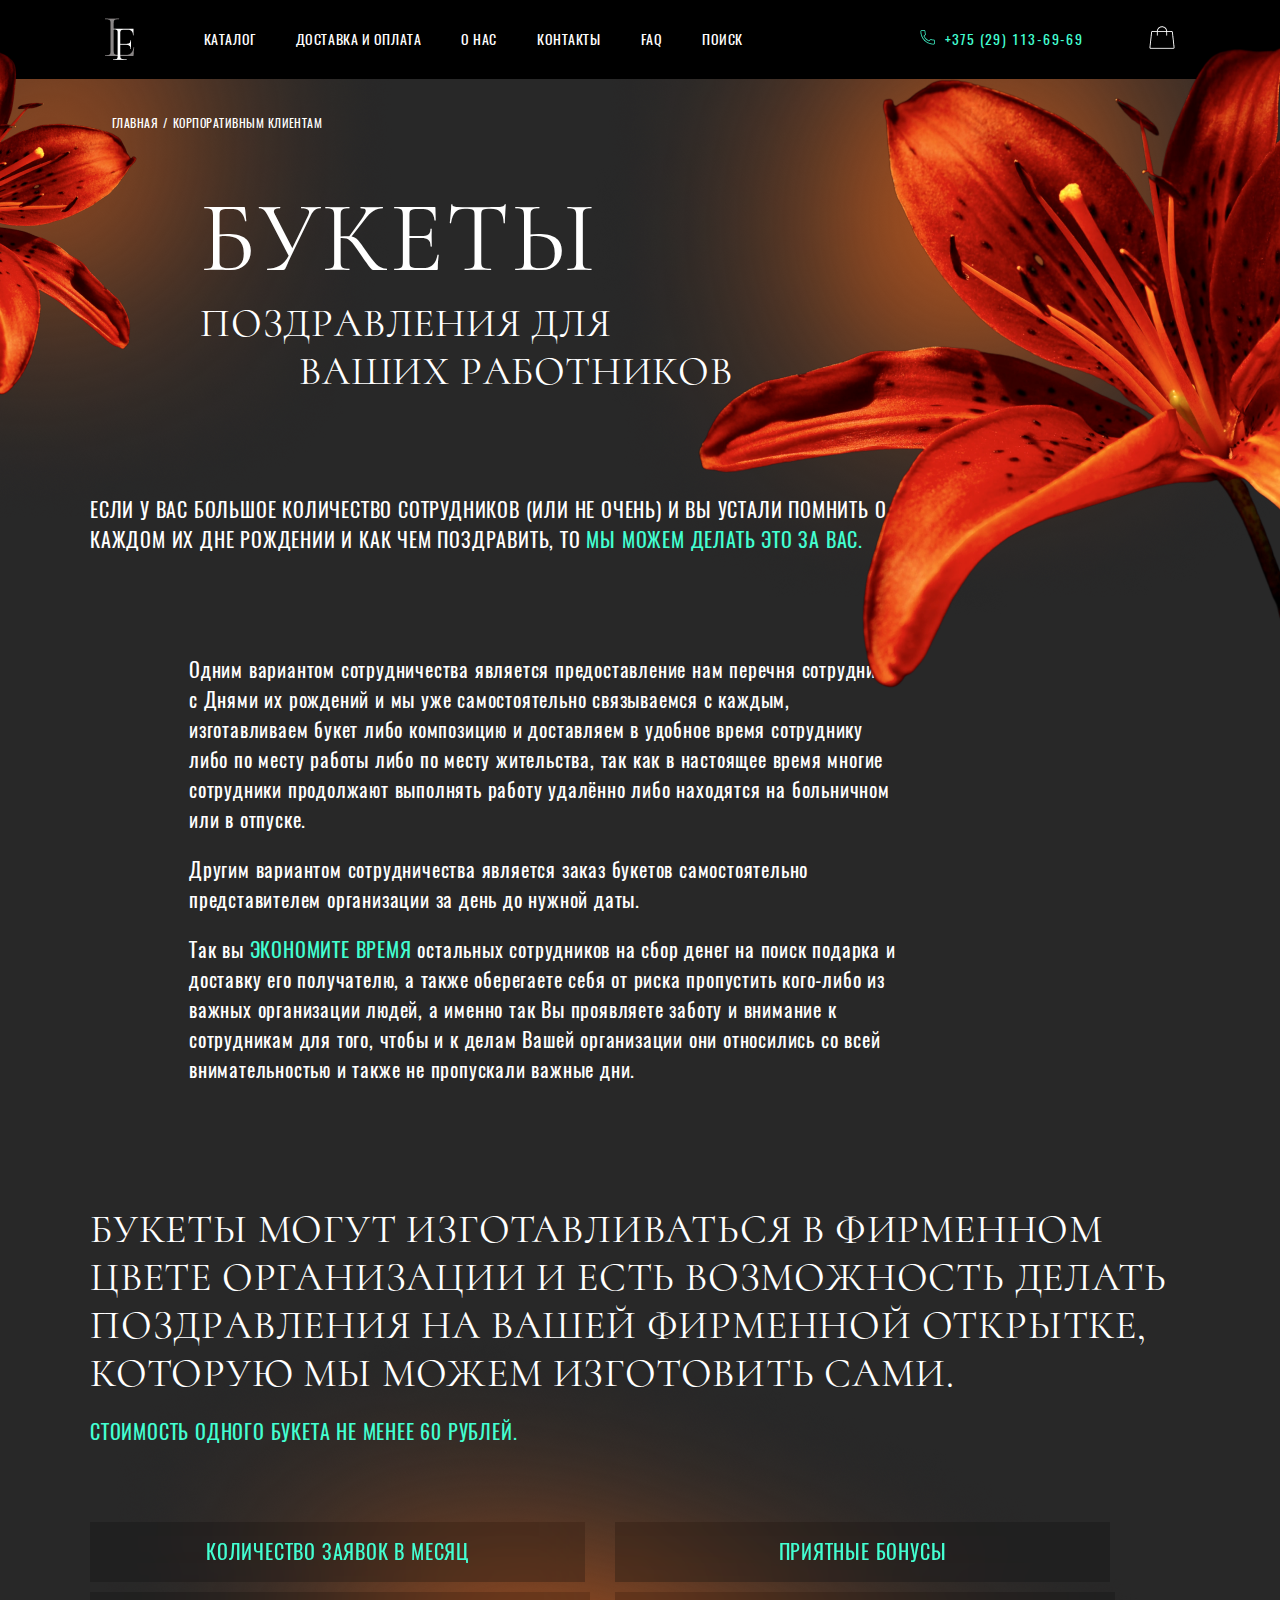
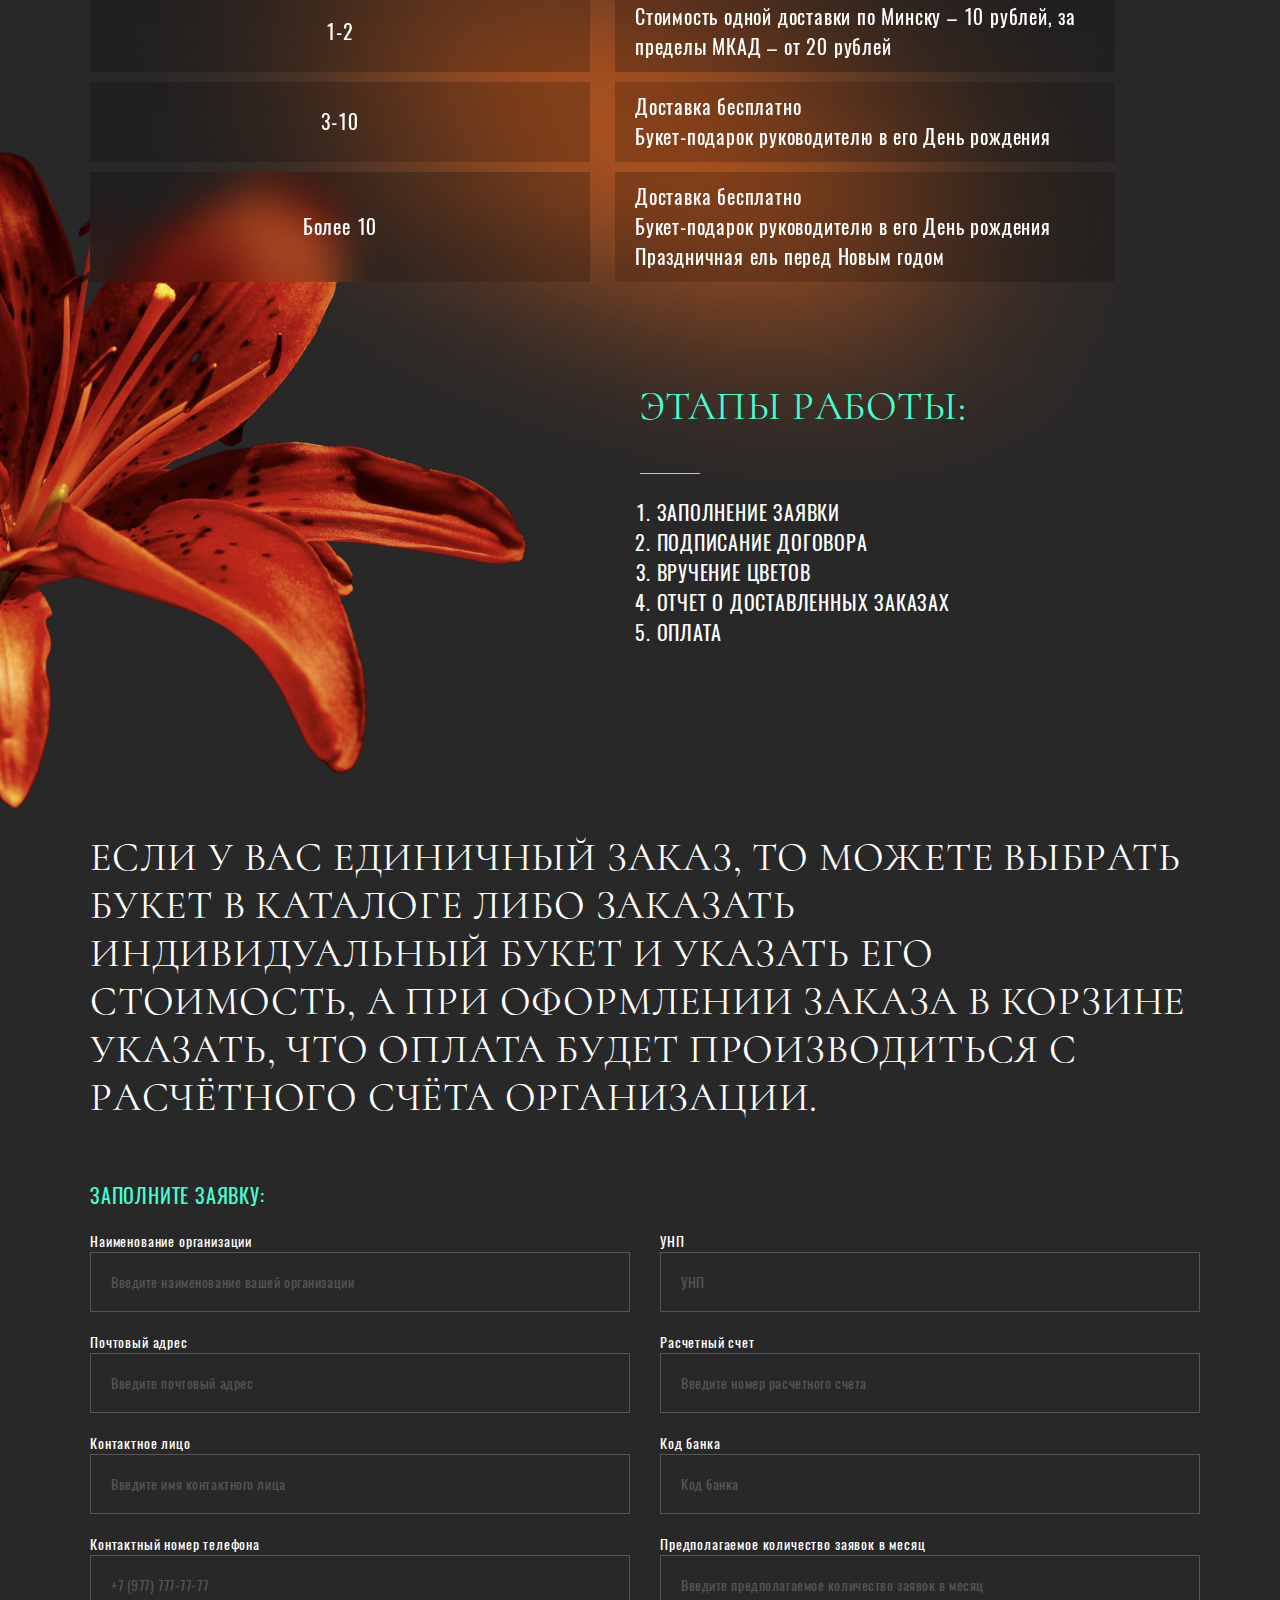
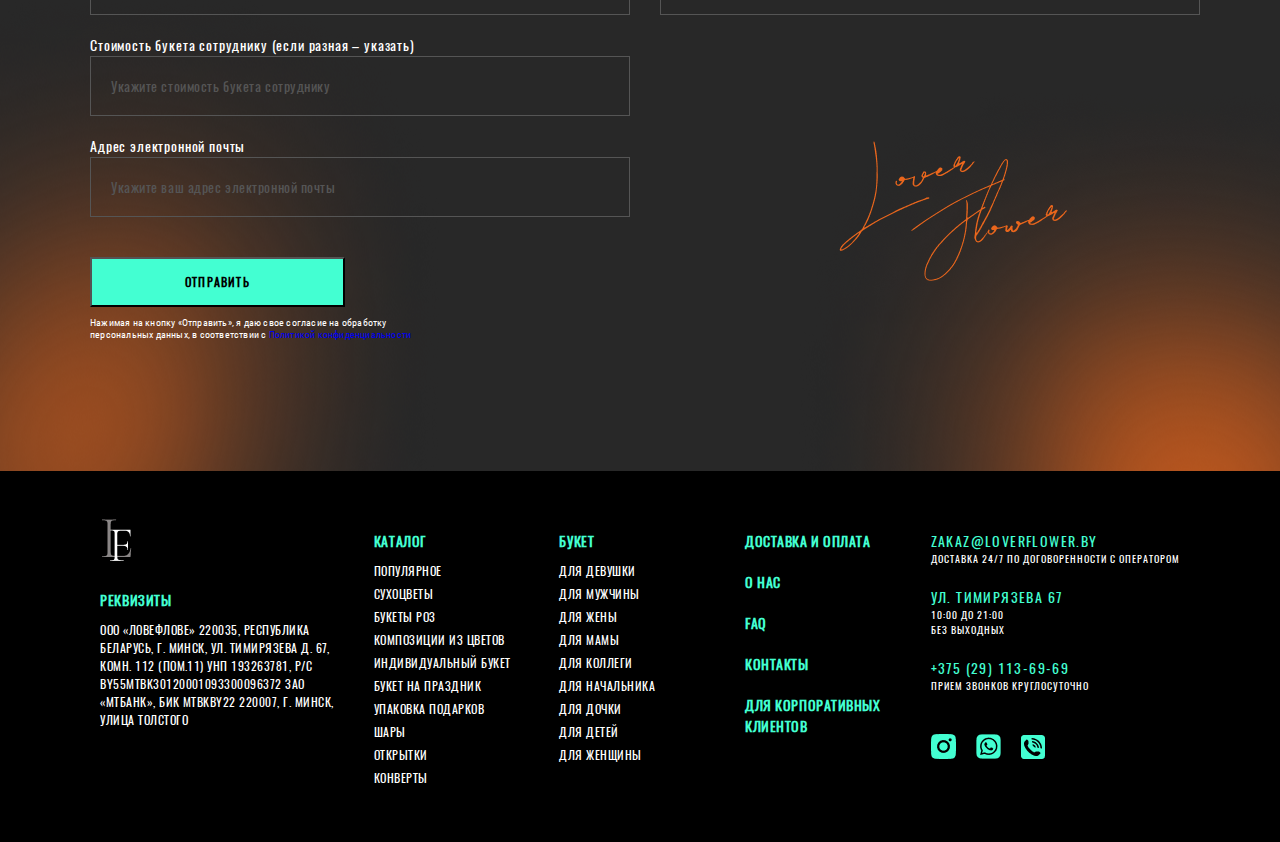
<file: corporate.html>
<!DOCTYPE html>
<html lang="en">
  <head>
    <meta charset="UTF-8" />
    <meta http-equiv="X-UA-Compatible" content="IE=edge" />
    <meta name="viewport" content="width=device-width, initial-scale=1.0" />
    <title>Document</title>
    <link rel="stylesheet" href="styles/corporate.css" />
    <script src="js/script.js" defer></script>
  </head>
  <body>
    <section class="head">
      <div class="container">
        <header class="header">
          <div class="header-wrapper">
            <a class="header__logo" href="index.html">
              <img class="header__img" src="img/icons/logo.png" alt="" />
            </a>
            <div class="header__navbar">
              <ul class="navbar__li">
                <li>
                  <a class="navbar__link" href="catalog.html">Каталог</a>
                </li>
                <li>
                  <a class="navbar__link" href="shipment.html"
                    >Доставка и оплата
                  </a>
                </li>
                <li><a class="navbar__link" href="about.html">О нас</a></li>
                <li>
                  <a class="navbar__link" href="contacts.html">Контакты</a>
                </li>
                <li><a class="navbar__link" href="faq.html">FAQ</a></li>
                <li><a class="navbar__link" href="#">поиск</a></li>
              </ul>
            </div>
            <div class="header__contacts">
              <div class="header__burger">
                <img class="burger__item" src="img/burger.png" alt="" />
              </div>

              <div class="header__phone">
                <img src="img/icons/another_phone.png" alt="" />
              </div>
              <a class="contacts__number" href="#">+375 (29) 113-69-69</a>
              <div class="contacts__title">
                <h4>lover</h4>
                <h4>flower</h4>
              </div>
              <a href="#"
                ><div class="header__handbag">
                  <img
                    class="head__handbag"
                    src="img/icons/handbag-thin.png"
                    alt=""
                  /></div
              ></a>
            </div>
          </div>
        </header>
      </div>
    </section>
    <section class="corporate">
      <div class="corporate-wrapper">
        <div class="flower__left">
          <img src="img/corporate/flower_up_left.png" alt="" />
        </div>
        <div class="flower__right">
          <img src="img/corporate/flower_up_right.png" alt="" />
        </div>
        <section class="welcome">
          <div class="container">
            <div class="welcome-bread">
              <a class="bread__link" href="index.html">Главная</a>
              <p class="bread__text">/</p>
              <a class="bread__link" href="#" disable>корпоративным клиентам</a>
            </div>
            <div class="welcome-title">
              <h3 class="welcome__title">Букеты</h3>
              <div class="welcome-subtitle">
                <h4 class="welcome__subtitle">поздравления для</h4>
                <h4 class="welcome__subtitle down">Ваших работников</h4>
              </div>
            </div>
            <p class="welcome__text">
              Если у Вас большое количество сотрудников (или не очень) и вы
              устали помнить о каждом их Дне рождении и как чем поздравить, то
              <span class="green">мы можем делать это за Вас.</span>
            </p>
            <article class="cooperation">
              <p class="cooperation__text">
                Одним вариантом сотрудничества является предоставление нам
                перечня сотрудников с Днями их рождений и мы уже самостоятельно
                связываемся с каждым, изготавливаем букет либо композицию и
                доставляем в удобное время сотруднику либо по месту работы либо
                по месту жительства, так как в настоящее время многие сотрудники
                продолжают выполнять работу удалённо либо находятся на
                больничном или в отпуске.
              </p>
              <p class="cooperation__text">
                Другим вариантом сотрудничества является заказ букетов
                самостоятельно представителем организации за день до нужной
                даты.
              </p>
              <p class="cooperation__text">
                Так вы <span class="green">экономите время</span> остальных
                сотрудников на сбор денег на поиск подарка и доставку его
                получателю, а также оберегаете себя от риска пропустить
                кого-либо из важных организации людей, а именно так Вы
                проявляете заботу и внимание к сотрудникам для того, чтобы и к
                делам Вашей организации они относились со всей внимательностью и
                также не пропускали важные дни.
              </p>
            </article>
          </div>
        </section>
        <section class="bonus">
          <div class="container">
            <h4 class="bonus__title">
              Букеты могут изготавливаться в фирменном цвете организации и есть
              возможность делать поздравления на Вашей фирменной открытке,
              которую мы можем изготовить сами.
            </h4>
            <p class="green__text mob">
              Стоимость одного букета не менее 60 рублей.
            </p>
            <div class="bonus-table">
              <div class="table-column">
                <div class="table__title green__text">
                  Количество заявок в месяц
                </div>
                <div class="table__cell center">1-2</div>
                <div class="table__cell center">3-10</div>
                <div class="table__cell center large">Более 10</div>
              </div>
              <div class="table-column">
                <div class="table__title green__text">Приятные бонусы</div>
                <div class="table__cell">
                  Стоимость одной доставки по Минску – 10 рублей, за пределы
                  МКАД – от 20 рублей
                </div>
                <div class="table__cell">
                  Доставка бесплатно <br />
                  Букет-подарок руководителю в его День рождения
                </div>
                <div class="table__cell large">
                  Доставка бесплатно <br />
                  Букет-подарок руководителю в его День рождения <br />
                  Праздничная ель перед Новым годом
                </div>
              </div>
            </div>
            <div class="levels">
              <h4 class="levels__title">этапы работы:</h4>
              <div class="green__line">
                <img src="img/corporate/green_line.png" alt="" />
              </div>
              <ol class="levels__list">
                <li>Заполнение заявки</li>
                <li>Подписание договора</li>
                <li>Вручение цветов</li>
                <li>Отчет о доставленных заказах</li>
                <li>оплата</li>
              </ol>
            </div>
          </div>
        </section>
        <section class="request-form">
          <div class="container">
            <h4 class="bonus__title form__title">
              Если у Вас единичный заказ, то можете выбрать букет в каталоге
              либо заказать индивидуальный букет и указать его стоимость, а при
              оформлении заказа в корзине указать, что оплата будет
              производиться с расчётного счёта организации.
            </h4>
            <div class="green__text fill">заполните заявку:</div>
            <form class="form-form">
              <div class="form-column">
                <label class="form__label"
                  >Наименование организации
                  <input
                    class="form__input"
                    type="text"
                    placeholder="Введите наименование вашей организации"
                /></label>
                <label class="form__label"
                  >Почтовый адрес
                  <input
                    class="form__input"
                    type="text"
                    placeholder="Введите почтовый адрес"
                /></label>
                <label class="form__label"
                  >Контактное лицо
                  <input
                    class="form__input"
                    type="text"
                    placeholder="Введите имя контактного лица"
                /></label>
                <label class="form__label"
                  >Контактный номер телефона
                  <input
                    class="form__input"
                    type="text"
                    placeholder="+7 (977) 777-77-77"
                /></label>
                <label class="form__label"
                  >Стоимость букета сотруднику (если разная – указать)
                  <input
                    class="form__input"
                    type="text"
                    placeholder="Укажите стоимость букета сотруднику"
                /></label>
                <label class="form__label"
                  >Адрес электронной почты
                  <input
                    class="form__input"
                    type="text"
                    placeholder="Укажите ваш адрес электронной почты"
                /></label>
                <button class="form__button left" type="submit">
                  отправить
                </button>
                <p class="form__text left">
                  Нажимая на кнопку «Отправить», я даю свое согласие на
                  обработку персональных данных, в соответствии с
                  <a href="#" class="form__link"
                    >Политикой конфиденциальности</a
                  >
                </p>
              </div>
              <div class="form-column">
                <label class="form__label"
                  >УНП <input class="form__input" type="text" placeholder="УНП"
                /></label>
                <label class="form__label"
                  >Расчетный счет
                  <input
                    class="form__input"
                    type="text"
                    placeholder="Введите номер расчетного счета"
                /></label>
                <label class="form__label"
                  >Код банка
                  <input
                    class="form__input"
                    type="text"
                    placeholder="Код банка"
                /></label>
                <label class="form__label"
                  >Предполагаемое количество заявок в месяц
                  <input
                    class="form__input"
                    type="text"
                    placeholder="Введите предполагаемое количество заявок в месяц"
                /></label>
              </div>
              <button class="form__button right" type="submit">
                отправить
              </button>
              <p class="form__text right">
                Нажимая на кнопку «Отправить», я даю свое согласие на обработку
                персональных данных, в соответствии с
                <a href="#" class="form__link">Политикой конфиденциальности</a>
              </p>
            </form>
          </div>
        </section>
      </div>
    </section>
    <footer class="footer">
      <div class="container">
        <div class="footer-wrapper">
          <div class="footer-column-1">
            <div class="footer__logo">
              <img src="img/icons/logo.png" alt="logo" />
            </div>
            <div class="footer__title">реквизиты</div>
            <p class="footer-text">
              ООО «Ловефлове» 220035, Республика Беларусь, г. Минск, ул.
              Тимирязева д. 67, комн. 112 (пом.11) УНП 193263781, р/с
              BY55MTBK30120001093300096372 ЗАО «МТБанк», БИК MTBKBY22 220007, г.
              Минск, улица Толстого
            </p>
          </div>
          <div class="footer-column-2">
            <a class="footer__title" href="catalog.html">Каталог</a>
            <ul class="footer-list">
              <li>Популярное</li>
              <li>Сухоцветы</li>
              <li>Букеты роз</li>
              <li>Композиции из цветов</li>
              <li>Индивидуальный букет</li>
              <li>Букет на праздник</li>
              <li>Упаковка подарков</li>
              <li>Шары</li>
              <li>Открытки</li>
              <li>Конверты</li>
            </ul>
          </div>
          <div class="footer-column-3">
            <div class="footer__title">Букет</div>
            <ul class="footer-list">
              <li>Для девушки</li>
              <li>Для мужчины</li>
              <li>Для жены</li>
              <li>Для мамы</li>
              <li>Для коллеги</li>
              <li>Для начальника</li>
              <li>Для дочки</li>
              <li>Для детей</li>
              <li>Для женщины</li>
            </ul>
          </div>
          <div class="footer-column-4">
            <a class="footer__title column__title" href="shipment.html"
              >Доставка и оплата
            </a>
            <a class="footer__title column__title" href="about.html">О нас</a>
            <a class="footer__title column__title" href="faq.html">FAQ</a>
            <a class="footer__title column__title" href="contacts.html"
              >Контакты</a
            >
            <a class="footer__title column__title" href="corporate.html"
              >для корпоративных клиентов</a
            >
          </div>
          <div class="footer-mobile">
            <a class="footer-mobile__title" href="#">zakaz@loverflower.by</a>
            <p class="footer-mobile__text">
              Доставка 24/7 по договоренности с оператором
            </p>
            <a class="footer-mobile__title" href="#">ул. Тимирязева 67</a>
            <p class="footer-mobile__text">
              10:00 до 21:00 <br />
              без выходных
            </p>

            <a class="footer-mobile__title" href="#">+375 (29) 113-69-69</a>
            <p class="footer-mobile__text">прием звонков круглосуточно</p>
            <div class="footer-mobile-icons">
              <a class="footer__icon" href="#">
                <img src="img/icons/insta_icon.png" alt="" />
              </a>
              <a class="footer__icon" href="#">
                <img src="img/icons/whatsapp_icon.png" alt="" />
              </a>
              <a class="footer__icon" href="#">
                <img src="img/icons/phone_icon.png" alt="" />
              </a>
            </div>
          </div>
        </div>
      </div>
    </footer>
    <section class="cart">
      <div class="cart-wrapper">
        <form class="cart-content">
          <div class="content-title">
            <h6 class="content__title">Ваша корзина</h6>
            <div class="cart__close">
              <img class="cart__cross" src="img/cart/close_cart.png" alt="" />
            </div>
          </div>
          <div class="cart-items"></div>
          <div class="baloons">
            <p class="baloons__title">Добавьте к заказу <span>Шары:</span></p>
            <div class="baloons-items">
              <div class="baloon__item">
                <div class="baloon__img">
                  <img src="img/cart/baloons_left.png" alt="" />
                </div>
                <div class="baloon-info">
                  <div class="baloon__name">ШАР “ЗВЕЗДА”</div>
                  <div class="baloon__price">11.00 ₽</div>
                  <div class="baloon__add">Добавить</div>
                </div>
              </div>
              <div class="baloon__item">
                <div class="baloon__img">
                  <img src="img/cart/baloons_right.png" alt="" />
                </div>
                <div class="baloon-info">
                  <div class="baloon__name">ШАР “СЕРДЦЕ”</div>
                  <div class="baloon__price">11.00 ₽</div>
                  <div class="baloon__add">Добавить</div>
                </div>
              </div>
            </div>
          </div>
          <div class="total">
            <p class="total__text">Предварительный итог:</p>
            <div class="total__value total__text">315.00 руб.</div>
          </div>
          <p class="order">
            Чтобы узнать стоимость доставки, перейдите к оформлению заказа.
          </p>
          <a href="order.html"
            ><div class="cart__button">Оформить заказ</div></a
          >
        </form>
      </div>
    </section>
    <section class="menu-burger">
      <div class="burger-wrapper">
        <div class="burger-content">
          <div class="menu__close">
            <img class="burger__cross" src="img/cart/close_cart.png" alt="" />
          </div>
          <a class="burger__logo" href="index.html">
            <img class="header__img" src="img/icons/logo.png" alt="" />
          </a>
          <div class="search-block">
            <div class="search-block__img">
              <img src="img/icons/search-icon.png" alt="" />
            </div>
            <p class="burger__text">поиск</p>
          </div>
          <a href="index.html" class="burger__text">Главная</a>
          <a href="catalog.html" class="burger__text">Каталог</a>
          <a href="shipment.html" class="burger__text">Доставка и оплата</a>
          <a href="about.html" class="burger__text">О нас</a>
          <a href="contacts.html" class="burger__text">Контакты</a>
          <a href="faq.html" class="burger__text">FAQ</a>
          <a href="corporate.html" class="burger__text"
            >для корпоративных клиентов</a
          >
          <div class="white__line">
            <img src="img/icons/white_line.png" alt="" />
          </div>
          <a class="footer-mobile__title" href="#">zakaz@loverflower.by</a>
          <p class="footer-mobile__text menu">
            Доставка 24/7 по договоренности с оператором
          </p>
          <a class="footer-mobile__title" href="#">ул. Тимирязева 67</a>
          <p class="footer-mobile__text menu">
            10:00 до 21:00 <br />
            без выходных
          </p>
          <p class="policy">Политика конфиденциальности</p>
          <p class="policy">Обработка персональных данных</p>
          <a href="#" class="tel__number">+375 (29) 113-69-69</a>
          <div class="footer-mobile-icons burg">
            <a class="footer__icon" href="#">
              <img src="img/icons/insta_icon.png" alt="" />
            </a>
            <a class="footer__icon" href="#">
              <img src="img/icons/whatsapp_icon.png" alt="" />
            </a>
            <a class="footer__icon" href="#">
              <img src="img/icons/phone_icon.png" alt="" />
            </a>
          </div>
        </div>
      </div>
    </section>
  </body>
</html>
</file>
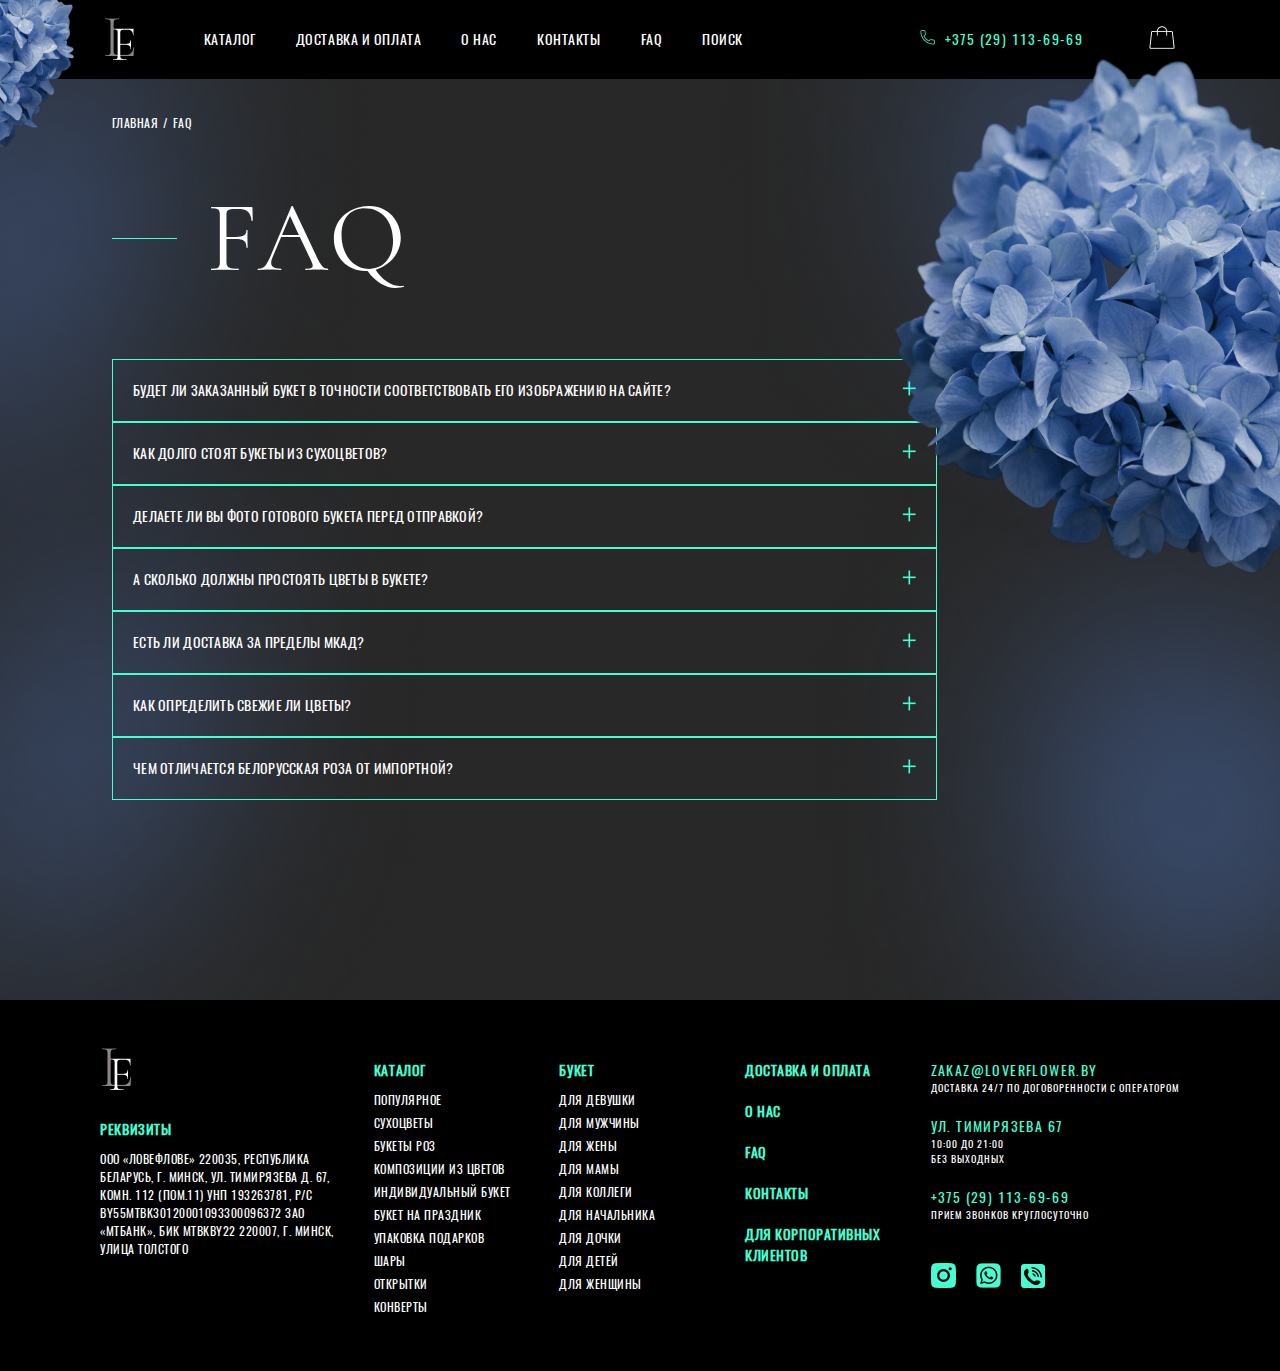
<file: faq.html>
<!DOCTYPE html>
<html lang="en">
  <head>
    <meta charset="UTF-8" />
    <meta http-equiv="X-UA-Compatible" content="IE=edge" />
    <meta name="viewport" content="width=device-width, initial-scale=1.0" />
    <title>Document</title>
    <link rel="stylesheet" href="styles/faq.css" />
    <script src="js/script.js" defer></script>
  </head>
  <body>
    <section class="head">
      <div class="container">
        <header class="header">
          <div class="header-wrapper">
            <a class="header__logo" href="index.html">
              <img class="header__img" src="img/icons/logo.png" alt="" />
            </a>
            <div class="header__navbar">
              <ul class="navbar__li">
                <li>
                  <a class="navbar__link" href="catalog.html">Каталог</a>
                </li>
                <li>
                  <a class="navbar__link" href="shipment.html"
                    >Доставка и оплата
                  </a>
                </li>
                <li><a class="navbar__link" href="about.html">О нас</a></li>
                <li>
                  <a class="navbar__link" href="contacts.html">Контакты</a>
                </li>
                <li><a class="navbar__link" href="faq.html">FAQ</a></li>
                <li><a class="navbar__link" href="#">поиск</a></li>
              </ul>
            </div>
            <div class="header__contacts">
              <div class="header__burger">
                <img class="burger__item" src="img/burger.png" alt="" />
              </div>

              <div class="header__phone">
                <img src="img/icons/another_phone.png" alt="" />
              </div>
              <a class="contacts__number" href="#">+375 (29) 113-69-69</a>
              <div class="contacts__title">
                <h4>lover</h4>
                <h4>flower</h4>
              </div>
              <a href="#"
                ><div class="header__handbag">
                  <img
                    class="head__handbag"
                    src="img/icons/handbag-thin.png"
                    alt=""
                  /></div
              ></a>
            </div>
          </div>
        </header>
      </div>
    </section>
    <section class="faq">
      <div class="faq-wrapper">
        <div class="left__flower">
          <img src="img/faq/flower_left.png" alt="" />
        </div>
        <div class="right__flower">
          <img src="img/faq/flower_right.png" alt="" />
        </div>
        <div class="container">
          <div class="welcome-bread">
            <a class="bread__link" href="index.html">Главная</a>
            <p class="bread__text">/</p>
            <a class="bread__link" href="#" disable>FAQ</a>
          </div>
          <div class="faq-title">
            <div class="faq__img">
              <img src="img/faq/green_line.png" alt="" />
            </div>
            <h3 class="faq__title">faq</h3>
          </div>
          <section class="accardeon">
            <div class="accardeon-content">
              <div class="accordeon-item">
                <div class="accordeon-title">
                  <h5 class="item__title">
                    БУДЕТ ЛИ ЗАКАЗАННЫЙ БУКЕТ В ТОЧНОСТИ СООТВЕТСТВОВАТЬ ЕГО
                    ИЗОБРАЖЕНИЮ НА САЙТЕ?
                  </h5>
                  <div class="item__image">
                    <img class="acc__img" src="img/faq/plus.png" alt="" />
                  </div>
                </div>
                <p class="item__text">
                  Букет собирается по индивидуальной матрице букета. Однако
                  возможны случаи, когда нет необходимых цветов либо имеющиеся
                  цветы отличаются от представленных на фото, и с согласования
                  заказчика они могут быть заменены на аналогичные. Либо если
                  флорист считает, что данные изменения не повлекут сильного
                  изменения в образе букета, то самостоятельно может заменить
                  некоторые цветы. И перед отправкой направляется фото
                  заказчику, который утверждает получившийся букет. Каждый
                  цветок отличается от другого, как и каждый букет будет
                  индивидуальным, но в этом и есть его прелесть… в
                  индивидуальности.
                </p>
              </div>
              <div class="accordeon-item">
                <div class="accordeon-title">
                  <h5 class="item__title">
                    КАК ДОЛГО СТОЯТ БУКЕТЫ ИЗ СУХОЦВЕТОВ?
                  </h5>
                  <div class="item__image">
                    <img class="acc__img" src="img/faq/plus.png" alt="" />
                  </div>
                </div>
                <p class="item__text">
                  Lorem ipsum dolor sit amet consectetur, adipisicing elit.
                  Labore aspernatur explicabo quia, optio tempore nemo iste sed
                  omnis dolores consectetur!
                </p>
              </div>
              <div class="accordeon-item">
                <div class="accordeon-title">
                  <h5 class="item__title">
                    ДЕЛАЕТЕ ЛИ ВЫ ФОТО ГОТОВОГО БУКЕТА ПЕРЕД ОТПРАВКОЙ?
                  </h5>
                  <div class="item__image">
                    <img class="acc__img" src="img/faq/plus.png" alt="" />
                  </div>
                </div>
                <p class="item__text">
                  Lorem ipsum dolor sit amet consectetur adipisicing elit.
                  Officiis nisi voluptate consequuntur voluptates nulla error,
                  quia eius nihil consectetur facilis alias atque a sapiente,
                  quisquam modi cum. Delectus, architecto amet?
                </p>
              </div>
              <div class="accordeon-item">
                <div class="accordeon-title">
                  <h5 class="item__title">
                    А СКОЛЬКО ДОЛЖНЫ ПРОСТОЯТЬ ЦВЕТЫ В БУКЕТЕ?
                  </h5>
                  <div class="item__image">
                    <img class="acc__img" src="img/faq/plus.png" alt="" />
                  </div>
                </div>
                <p class="item__text">
                  Lorem ipsum, dolor sit amet consectetur adipisicing elit.
                  Asperiores doloribus unde maxime sequi temporibus nihil saepe
                  autem similique mollitia aspernatur?
                </p>
              </div>
              <div class="accordeon-item">
                <div class="accordeon-title">
                  <h5 class="item__title">ЕСТЬ ЛИ ДОСТАВКА ЗА ПРЕДЕЛЫ МКАД?</h5>
                  <div class="item__image">
                    <img class="acc__img" src="img/faq/plus.png" alt="" />
                  </div>
                </div>
                <p class="item__text">
                  Lorem ipsum dolor sit amet consectetur adipisicing elit.
                  Animi, asperiores ea. Debitis rem quibusdam voluptas!
                </p>
              </div>
              <div class="accordeon-item">
                <div class="accordeon-title">
                  <h5 class="item__title">КАК ОПРЕДЕЛИТЬ СВЕЖИЕ ЛИ ЦВЕТЫ?</h5>
                  <div class="item__image">
                    <img class="acc__img" src="img/faq/plus.png" alt="" />
                  </div>
                </div>
                <p class="item__text">
                  Lorem ipsum dolor sit amet consectetur, adipisicing elit.
                  Aliquam amet rerum dolorem eos esse modi in quas unde quaerat,
                  culpa repellat quam. Ducimus, sequi! Sed provident eligendi,
                  quo praesentium magni iure inventore quaerat? Repellat
                  quisquam, laborum doloribus cum velit vitae!
                </p>
              </div>
              <div class="accordeon-item">
                <div class="accordeon-title">
                  <h5 class="item__title">
                    ЧЕМ ОТЛИЧАЕТСЯ БЕЛОРУССКАЯ РОЗА ОТ ИМПОРТНОЙ?
                  </h5>
                  <div class="item__image">
                    <img class="acc__img" src="img/faq/plus.png" alt="" />
                  </div>
                </div>
                <p class="item__text">
                  Lorem ipsum, dolor sit amet consectetur adipisicing elit.
                  Dolorem aliquid delectus eius quod, minima temporibus sit
                  rerum illo impedit quidem possimus dolores quisquam harum
                  excepturi?
                </p>
              </div>
            </div>
          </section>
        </div>
      </div>
    </section>
    <footer class="footer">
      <div class="container">
        <div class="footer-wrapper">
          <div class="footer-column-1">
            <div class="footer__logo">
              <img src="img/icons/logo.png" alt="logo" />
            </div>
            <div class="footer__title">реквизиты</div>
            <p class="footer-text">
              ООО «Ловефлове» 220035, Республика Беларусь, г. Минск, ул.
              Тимирязева д. 67, комн. 112 (пом.11) УНП 193263781, р/с
              BY55MTBK30120001093300096372 ЗАО «МТБанк», БИК MTBKBY22 220007, г.
              Минск, улица Толстого
            </p>
          </div>
          <div class="footer-column-2">
            <a class="footer__title" href="catalog.html">Каталог</a>
            <ul class="footer-list">
              <li>Популярное</li>
              <li>Сухоцветы</li>
              <li>Букеты роз</li>
              <li>Композиции из цветов</li>
              <li>Индивидуальный букет</li>
              <li>Букет на праздник</li>
              <li>Упаковка подарков</li>
              <li>Шары</li>
              <li>Открытки</li>
              <li>Конверты</li>
            </ul>
          </div>
          <div class="footer-column-3">
            <div class="footer__title">Букет</div>
            <ul class="footer-list">
              <li>Для девушки</li>
              <li>Для мужчины</li>
              <li>Для жены</li>
              <li>Для мамы</li>
              <li>Для коллеги</li>
              <li>Для начальника</li>
              <li>Для дочки</li>
              <li>Для детей</li>
              <li>Для женщины</li>
            </ul>
          </div>
          <div class="footer-column-4">
            <a class="footer__title column__title" href="shipment.html"
              >Доставка и оплата
            </a>
            <a class="footer__title column__title" href="about.html">О нас</a>
            <a class="footer__title column__title" href="faq.html">FAQ</a>
            <a class="footer__title column__title" href="contacts.html"
              >Контакты</a
            >
            <a class="footer__title column__title" href="corporate.html"
              >для корпоративных клиентов</a
            >
          </div>
          <div class="footer-mobile">
            <a class="footer-mobile__title" href="#">zakaz@loverflower.by</a>
            <p class="footer-mobile__text">
              Доставка 24/7 по договоренности с оператором
            </p>
            <a class="footer-mobile__title" href="#">ул. Тимирязева 67</a>
            <p class="footer-mobile__text">
              10:00 до 21:00 <br />
              без выходных
            </p>

            <a class="footer-mobile__title" href="#">+375 (29) 113-69-69</a>
            <p class="footer-mobile__text">прием звонков круглосуточно</p>
            <div class="footer-mobile-icons">
              <a class="footer__icon" href="#">
                <img src="img/icons/insta_icon.png" alt="" />
              </a>
              <a class="footer__icon" href="#">
                <img src="img/icons/whatsapp_icon.png" alt="" />
              </a>
              <a class="footer__icon" href="#">
                <img src="img/icons/phone_icon.png" alt="" />
              </a>
            </div>
          </div>
        </div>
      </div>
    </footer>
    <section class="cart">
      <div class="cart-wrapper">
        <form class="cart-content">
          <div class="content-title">
            <h6 class="content__title">Ваша корзина</h6>
            <div class="cart__close">
              <img class="cart__cross" src="img/cart/close_cart.png" alt="" />
            </div>
          </div>
          <div class="cart-items"></div>
          <div class="baloons">
            <p class="baloons__title">Добавьте к заказу <span>Шары:</span></p>
            <div class="baloons-items">
              <div class="baloon__item">
                <div class="baloon__img">
                  <img src="img/cart/baloons_left.png" alt="" />
                </div>
                <div class="baloon-info">
                  <div class="baloon__name">ШАР “ЗВЕЗДА”</div>
                  <div class="baloon__price">11.00 ₽</div>
                  <div class="baloon__add">Добавить</div>
                </div>
              </div>
              <div class="baloon__item">
                <div class="baloon__img">
                  <img src="img/cart/baloons_right.png" alt="" />
                </div>
                <div class="baloon-info">
                  <div class="baloon__name">ШАР “СЕРДЦЕ”</div>
                  <div class="baloon__price">11.00 ₽</div>
                  <div class="baloon__add">Добавить</div>
                </div>
              </div>
            </div>
          </div>
          <div class="total">
            <p class="total__text">Предварительный итог:</p>
            <div class="total__value total__text">315.00 руб.</div>
          </div>
          <p class="order">
            Чтобы узнать стоимость доставки, перейдите к оформлению заказа.
          </p>
          <a href="order.html"
            ><div class="cart__button">Оформить заказ</div></a
          >
        </form>
      </div>
    </section>
    <section class="menu-burger">
      <div class="burger-wrapper">
        <div class="burger-content">
          <div class="menu__close">
            <img class="burger__cross" src="img/cart/close_cart.png" alt="" />
          </div>
          <a class="burger__logo" href="index.html">
            <img class="header__img" src="img/icons/logo.png" alt="" />
          </a>
          <div class="search-block">
            <div class="search-block__img">
              <img src="img/icons/search-icon.png" alt="" />
            </div>
            <p class="burger__text">поиск</p>
          </div>
          <a href="index.html" class="burger__text">Главная</a>
          <a href="catalog.html" class="burger__text">Каталог</a>
          <a href="shipment.html" class="burger__text">Доставка и оплата</a>
          <a href="about.html" class="burger__text">О нас</a>
          <a href="contacts.html" class="burger__text">Контакты</a>
          <a href="faq.html" class="burger__text">FAQ</a>
          <a href="corporate.html" class="burger__text"
            >для корпоративных клиентов</a
          >
          <div class="white__line">
            <img src="img/icons/white_line.png" alt="" />
          </div>
          <a class="footer-mobile__title" href="#">zakaz@loverflower.by</a>
          <p class="footer-mobile__text menu">
            Доставка 24/7 по договоренности с оператором
          </p>
          <a class="footer-mobile__title" href="#">ул. Тимирязева 67</a>
          <p class="footer-mobile__text menu">
            10:00 до 21:00 <br />
            без выходных
          </p>
          <p class="policy">Политика конфиденциальности</p>
          <p class="policy">Обработка персональных данных</p>
          <a href="#" class="tel__number">+375 (29) 113-69-69</a>
          <div class="footer-mobile-icons burg">
            <a class="footer__icon" href="#">
              <img src="img/icons/insta_icon.png" alt="" />
            </a>
            <a class="footer__icon" href="#">
              <img src="img/icons/whatsapp_icon.png" alt="" />
            </a>
            <a class="footer__icon" href="#">
              <img src="img/icons/phone_icon.png" alt="" />
            </a>
          </div>
        </div>
      </div>
    </section>
  </body>
</html>
</file>
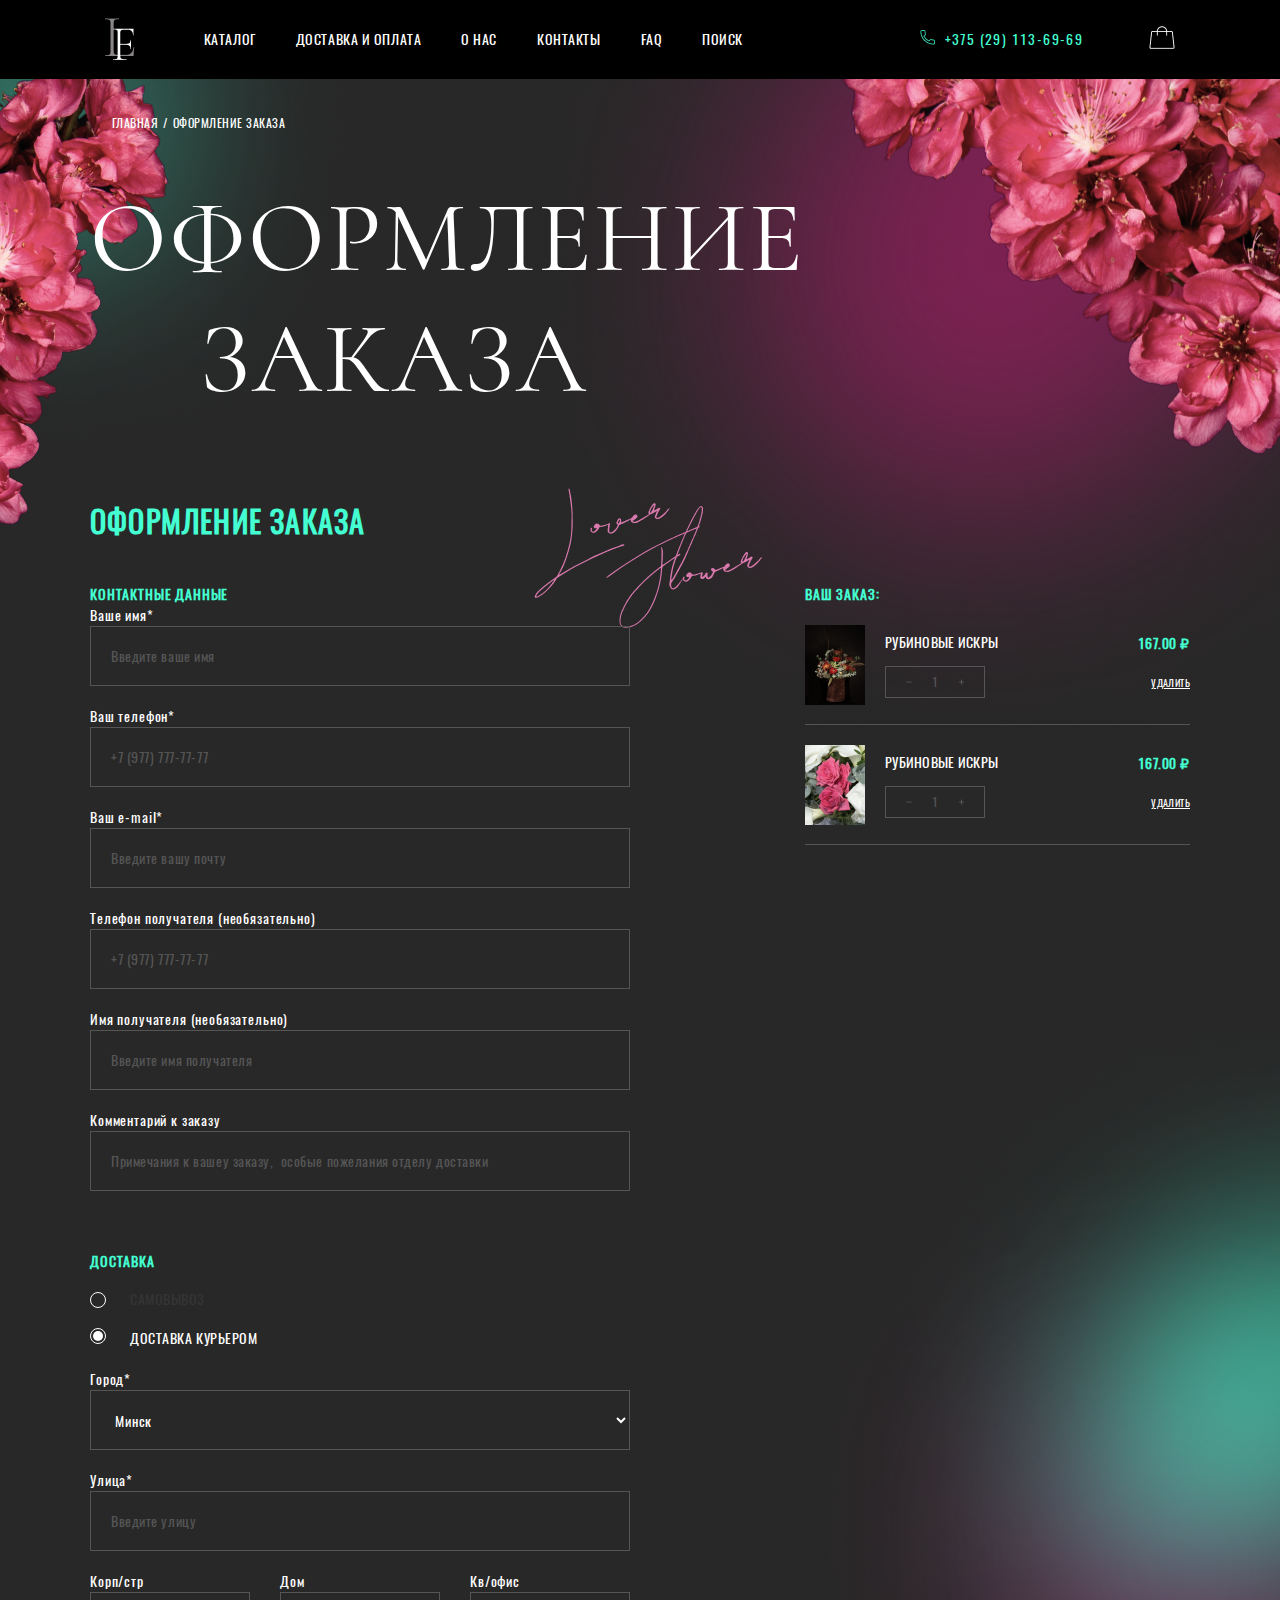
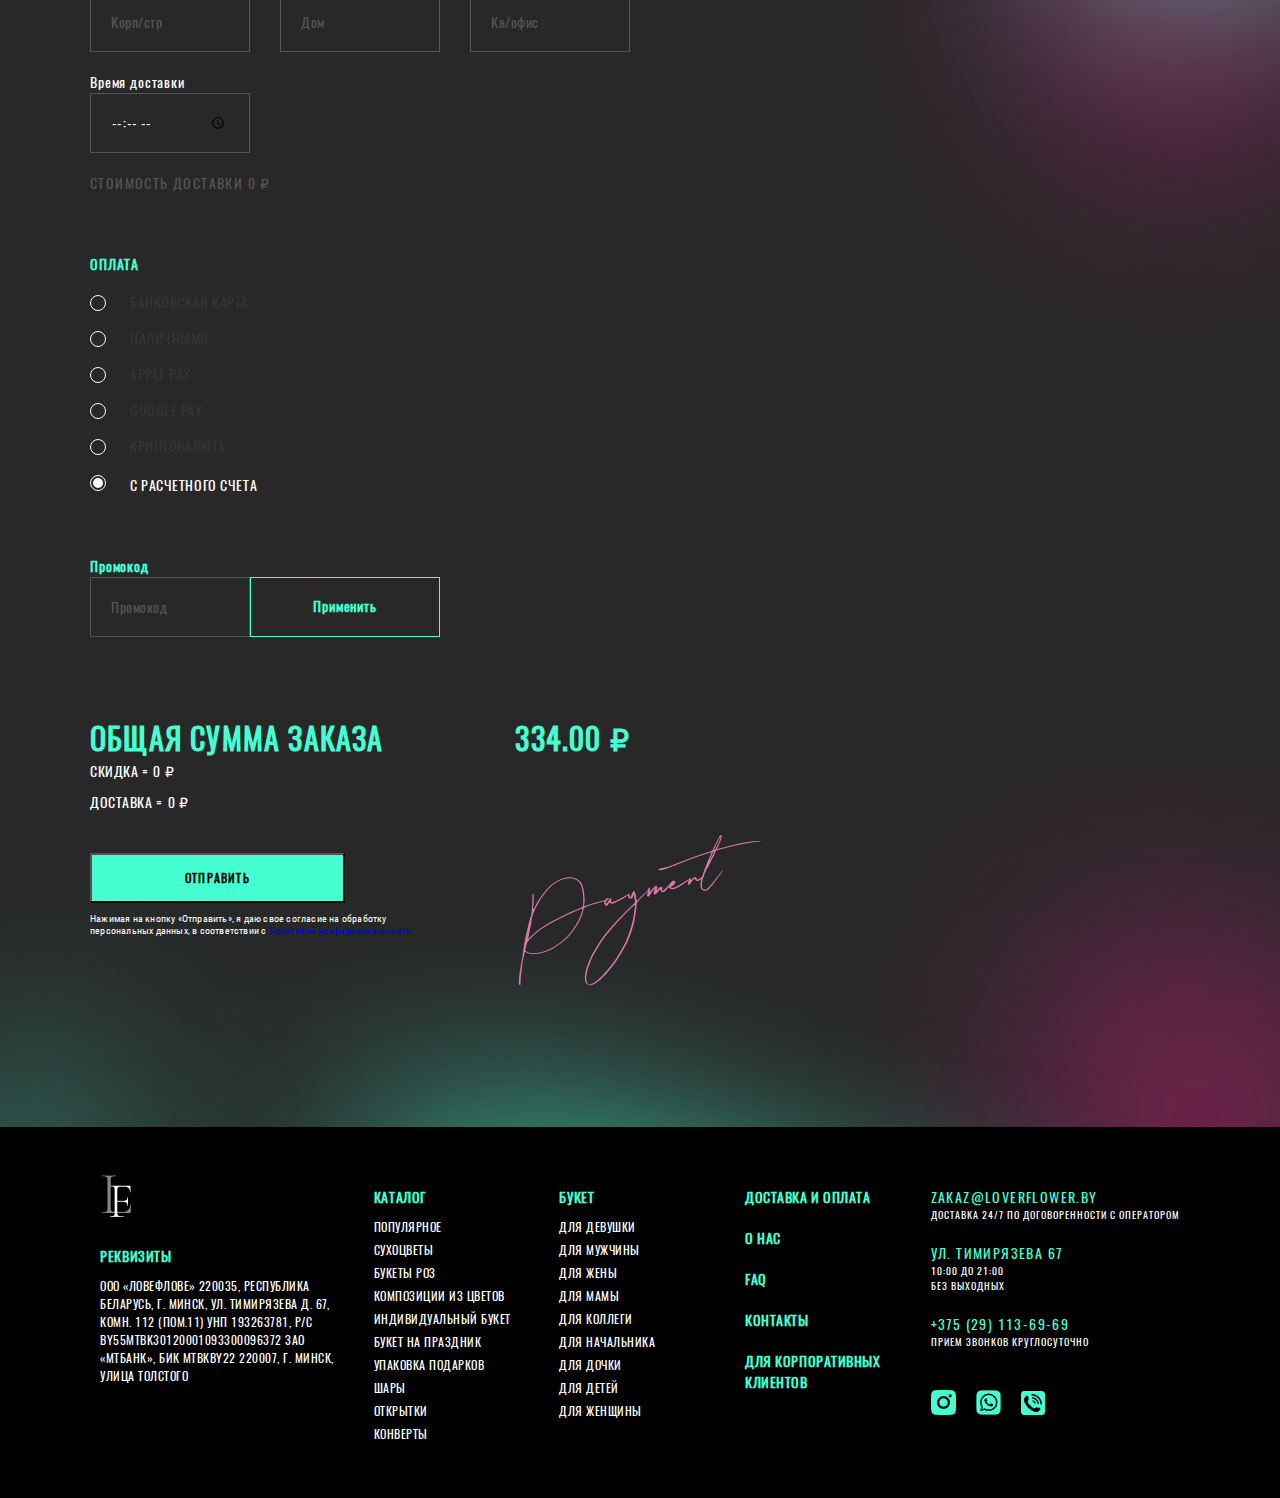
<file: order.html>
<!DOCTYPE html>
<html lang="en">
  <head>
    <meta charset="UTF-8" />
    <meta http-equiv="X-UA-Compatible" content="IE=edge" />
    <meta name="viewport" content="width=device-width, initial-scale=1.0" />
    <title>Document</title>
    <link rel="stylesheet" href="styles/order.css" />
    <script src="js/script.js" defer></script>
  </head>
  <body>
    <section class="head">
      <div class="container">
        <header class="header">
          <div class="header-wrapper">
            <a class="header__logo" href="index.html">
              <img class="header__img" src="img/icons/logo.png" alt="" />
            </a>
            <div class="header__navbar">
              <ul class="navbar__li">
                <li>
                  <a class="navbar__link" href="catalog.html">Каталог</a>
                </li>
                <li>
                  <a class="navbar__link" href="shipment.html"
                    >Доставка и оплата
                  </a>
                </li>
                <li><a class="navbar__link" href="about.html">О нас</a></li>
                <li>
                  <a class="navbar__link" href="contacts.html">Контакты</a>
                </li>
                <li><a class="navbar__link" href="faq.html">FAQ</a></li>
                <li><a class="navbar__link" href="#">поиск</a></li>
              </ul>
            </div>
            <div class="header__contacts">
              <div class="header__burger">
                <img class="burger__item" src="img/burger.png" alt="" />
              </div>

              <div class="header__phone">
                <img src="img/icons/another_phone.png" alt="" />
              </div>
              <a class="contacts__number" href="#">+375 (29) 113-69-69</a>
              <div class="contacts__title">
                <h4>lover</h4>
                <h4>flower</h4>
              </div>
              <a href="#"
                ><div class="header__handbag">
                  <img
                    class="head__handbag"
                    src="img/icons/handbag-thin.png"
                    alt=""
                  /></div
              ></a>
            </div>
          </div>
        </header>
      </div>
    </section>
    <section class="order">
      <div class="order-wrapper">
        <div class="container">
          <section class="welcome">
            <div class="welcome-bread">
              <a class="bread__link" href="index.html">Главная</a>
              <p class="bread__text">/</p>
              <a class="bread__link" href="#" disable>оформление заказа</a>
            </div>
            <div class="welcome-title">
              <h3 class="welcome__title">оформление</h3>
              <h3 class="welcome__title down">заказа</h3>
            </div>
          </section>
          <section class="making-order">
            <h5 class="making__title">Оформление заказа</h5>
            <div class="order-columns">
              <form class="form-form" action="#">
                <p class="making__text">Контактные данные</p>
                <label class="form__label"
                  >Ваше имя*
                  <input
                    class="form__input"
                    type="text"
                    placeholder="Введите ваше имя"
                /></label>
                <label class="form__label"
                  >Ваш телефон*
                  <input
                    class="form__input"
                    type="tel"
                    placeholder="+7 (977) 777-77-77"
                /></label>
                <label class="form__label"
                  >Ваш e-mail*
                  <input
                    class="form__input"
                    type="text"
                    placeholder="Введите вашу почту"
                /></label>
                <label class="form__label"
                  >Телефон получателя (необязательно)
                  <input
                    class="form__input"
                    type="tel"
                    placeholder="+7 (977) 777-77-77"
                /></label>
                <label class="form__label"
                  >Имя получателя (необязательно)
                  <input
                    class="form__input"
                    type="text"
                    placeholder="Введите имя получателя"
                /></label>
                <label class="form__label"
                  >Комментарий к заказу
                  <input
                    class="form__input"
                    type="text"
                    placeholder="Примечания к вашеу заказу,  особые пожелания отделу доставки"
                /></label>
                <p class="making__text cargo">Доставка</p>
                <div>
                  <input
                    class="custom__radio"
                    type="radio"
                    name="rb"
                    id="rb1"
                    checked
                  />
                  <label class="label__radio" for="rb1">Самовывоз</label>
                </div>

                <div>
                  <input
                    class="custom__radio"
                    type="radio"
                    name="rb"
                    id="rb2"
                    checked
                  />
                  <label class="label__radio checked" for="rb2"
                    >Доставка курьером</label
                  >
                </div>
                <label class="form__label"
                  >Город*
                  <select class="form__input">
                    <option value="minsk">Минск</option>
                    <option value="moscow">Москва</option>
                    <option value="ekat">Екатеринбург</option>
                  </select></label
                >
                <label class="form__label"
                  >Улица*
                  <input
                    class="form__input"
                    type="text"
                    placeholder="Введите улицу"
                /></label>
                <div class="adress">
                  <label class="form__label"
                    >Корп/стр
                    <input
                      class="adress__input"
                      type="text"
                      placeholder="Корп/стр"
                  /></label>
                  <label class="form__label"
                    >Дом
                    <input class="adress__input" type="text" placeholder="Дом"
                  /></label>
                  <label class="form__label"
                    >Кв/офис
                    <input
                      class="adress__input"
                      type="text"
                      placeholder="Кв/офис"
                  /></label>
                  <label class="form__label"
                    >Время доставки
                    <input
                      class="adress__input"
                      type="time"
                      placeholder="__/__"
                  /></label>
                </div>

                <p class="label__text">Стоимость доставки 0 ₽</p>
                <p class="making__text pay">Оплата</p>
                <input
                  class="custom__radio"
                  type="radio"
                  name="rp"
                  id="rp1"
                  checked
                />
                <label class="label__radio" for="rp1">Банковская карта</label>
                <input
                  class="custom__radio"
                  type="radio"
                  name="rp"
                  id="rp2"
                  checked
                />
                <label class="label__radio" for="rp2">Наличными</label>
                <input
                  class="custom__radio"
                  type="radio"
                  name="rp"
                  id="rp3"
                  checked
                />
                <label class="label__radio" for="rp3">Apple pay</label>
                <input
                  class="custom__radio"
                  type="radio"
                  name="rp"
                  id="rp4"
                  checked
                />
                <label class="label__radio" for="rp4">Google pay</label>
                <input
                  class="custom__radio"
                  type="radio"
                  name="rp"
                  id="rp5"
                  checked
                />
                <label class="label__radio" for="rp5">Криптовалюта</label>
                <input
                  class="custom__radio"
                  type="radio"
                  name="rp"
                  id="rp6"
                  checked
                />
                <label class="label__radio" for="rp6">С расчетного счета</label>
                <div class="promocode">
                  <label class="form__label green"
                    >Промокод
                    <input
                      class="adress__input"
                      type="text"
                      placeholder="Промокод" /></label
                  ><button class="promo__button">Применить</button>
                </div>
                <div class="totalsum">
                  <p class="totalsum__text">Общая сумма заказа</p>
                  <div class="totalsum__value totalsum__text">334.00 ₽</div>
                </div>
                <div class="discount">
                  <div class="discount__text">Скидка =</div>
                  <div class="discount__text discount__value">0 ₽</div>
                </div>
                <div class="ship">
                  <div class="discount__text">Доставка =</div>
                  <div class="discount__text ship__value">0 ₽</div>
                </div>
                <button type="submit" class="content__button form__button">
                  отправить
                </button>
                <p class="form__text">
                  Нажимая на кнопку «Отправить», я даю свое согласие на
                  обработку персональных данных, в соответствии с
                  <a href="#" class="form__link"
                    >Политикой конфиденциальности</a
                  >
                </p>
              </form>
              <div class="order-order">
                <p class="making__text">Ваш заказ:</p>
                <div class="cart__item">
                  <div class="item__left">
                    <div class="item__img">
                      <img src="img/cart/cart_flower_1.png" alt="" />
                    </div>
                    <div class="item-description">
                      <div class="item__title">рубиновые искры</div>
                      <div class="item-quantity">
                        <div class="item__minus">
                          <img src="img/cart/minus.png" alt="" />
                        </div>
                        <div class="item__quantity">1</div>
                        <div class="item__plus">
                          <img src="img/cart/plus.png" alt="" />
                        </div>
                      </div>
                    </div>
                  </div>
                  <div class="item__right">
                    <div class="item__price">167.00 ₽</div>
                    <div class="item__delete">Удалить</div>
                  </div>
                </div>
                <div class="cart__item">
                  <div class="item__left">
                    <div class="item__img">
                      <img src="img/cart/cart_flower_2.png" alt="" />
                    </div>
                    <div class="item-description">
                      <div class="item__title">рубиновые искры</div>
                      <div class="item-quantity">
                        <div class="item__minus">
                          <img src="img/cart/minus.png" alt="" />
                        </div>
                        <div class="item__quantity">1</div>
                        <div class="item__plus">
                          <img src="img/cart/plus.png" alt="" />
                        </div>
                      </div>
                    </div>
                  </div>
                  <div class="item__right">
                    <div class="item__price">167.00 ₽</div>
                    <div class="item__delete">Удалить</div>
                  </div>
                </div>
              </div>
            </div>
          </section>
        </div>
      </div>
    </section>
    <footer class="footer">
      <div class="container">
        <div class="footer-wrapper">
          <div class="footer-column-1">
            <div class="footer__logo">
              <img src="img/icons/logo.png" alt="logo" />
            </div>
            <div class="footer__title">реквизиты</div>
            <p class="footer-text">
              ООО «Ловефлове» 220035, Республика Беларусь, г. Минск, ул.
              Тимирязева д. 67, комн. 112 (пом.11) УНП 193263781, р/с
              BY55MTBK30120001093300096372 ЗАО «МТБанк», БИК MTBKBY22 220007, г.
              Минск, улица Толстого
            </p>
          </div>
          <div class="footer-column-2">
            <a class="footer__title" href="catalog.html">Каталог</a>
            <ul class="footer-list">
              <li>Популярное</li>
              <li>Сухоцветы</li>
              <li>Букеты роз</li>
              <li>Композиции из цветов</li>
              <li>Индивидуальный букет</li>
              <li>Букет на праздник</li>
              <li>Упаковка подарков</li>
              <li>Шары</li>
              <li>Открытки</li>
              <li>Конверты</li>
            </ul>
          </div>
          <div class="footer-column-3">
            <div class="footer__title">Букет</div>
            <ul class="footer-list">
              <li>Для девушки</li>
              <li>Для мужчины</li>
              <li>Для жены</li>
              <li>Для мамы</li>
              <li>Для коллеги</li>
              <li>Для начальника</li>
              <li>Для дочки</li>
              <li>Для детей</li>
              <li>Для женщины</li>
            </ul>
          </div>
          <div class="footer-column-4">
            <a class="footer__title column__title" href="shipment.html"
              >Доставка и оплата
            </a>
            <a class="footer__title column__title" href="about.html">О нас</a>
            <a class="footer__title column__title" href="faq.html">FAQ</a>
            <a class="footer__title column__title" href="contacts.html"
              >Контакты</a
            >
            <a class="footer__title column__title" href="corporate.html"
              >для корпоративных клиентов</a
            >
          </div>
          <div class="footer-mobile">
            <a class="footer-mobile__title" href="#">zakaz@loverflower.by</a>
            <p class="footer-mobile__text">
              Доставка 24/7 по договоренности с оператором
            </p>
            <a class="footer-mobile__title" href="#">ул. Тимирязева 67</a>
            <p class="footer-mobile__text">
              10:00 до 21:00 <br />
              без выходных
            </p>

            <a class="footer-mobile__title" href="#">+375 (29) 113-69-69</a>
            <p class="footer-mobile__text">прием звонков круглосуточно</p>
            <div class="footer-mobile-icons">
              <a class="footer__icon" href="#">
                <img src="img/icons/insta_icon.png" alt="" />
              </a>
              <a class="footer__icon" href="#">
                <img src="img/icons/whatsapp_icon.png" alt="" />
              </a>
              <a class="footer__icon" href="#">
                <img src="img/icons/phone_icon.png" alt="" />
              </a>
            </div>
          </div>
        </div>
      </div>
    </footer>
    <section class="cart">
      <div class="cart-wrapper">
        <form class="cart-content">
          <div class="content-title">
            <h6 class="content__title">Ваша корзина</h6>
            <div class="cart__close">
              <img class="cart__cross" src="img/cart/close_cart.png" alt="" />
            </div>
          </div>
          <div class="cart-items"></div>
          <div class="baloons">
            <p class="baloons__title">Добавьте к заказу <span>Шары:</span></p>
            <div class="baloons-items">
              <div class="baloon__item">
                <div class="baloon__img">
                  <img src="img/cart/baloons_left.png" alt="" />
                </div>
                <div class="baloon-info">
                  <div class="baloon__name">ШАР “ЗВЕЗДА”</div>
                  <div class="baloon__price">11.00 ₽</div>
                  <div class="baloon__add">Добавить</div>
                </div>
              </div>
              <div class="baloon__item">
                <div class="baloon__img">
                  <img src="img/cart/baloons_right.png" alt="" />
                </div>
                <div class="baloon-info">
                  <div class="baloon__name">ШАР “СЕРДЦЕ”</div>
                  <div class="baloon__price">11.00 ₽</div>
                  <div class="baloon__add">Добавить</div>
                </div>
              </div>
            </div>
          </div>
          <div class="total">
            <p class="total__text">Предварительный итог:</p>
            <div class="total__value total__text">315.00 руб.</div>
          </div>
          <p class="order__text">
            Чтобы узнать стоимость доставки, перейдите к оформлению заказа.
          </p>
          <a href="order.html"
            ><div class="cart__button">Оформить заказ</div></a
          >
        </form>
      </div>
    </section>
    <section class="menu-burger">
      <div class="burger-wrapper">
        <div class="burger-content">
          <div class="menu__close">
            <img class="burger__cross" src="img/cart/close_cart.png" alt="" />
          </div>
          <a class="burger__logo" href="index.html">
            <img class="header__img" src="img/icons/logo.png" alt="" />
          </a>
          <div class="search-block">
            <div class="search-block__img">
              <img src="img/icons/search-icon.png" alt="" />
            </div>
            <p class="burger__text">поиск</p>
          </div>
          <a href="index.html" class="burger__text">Главная</a>
          <a href="catalog.html" class="burger__text">Каталог</a>
          <a href="shipment.html" class="burger__text">Доставка и оплата</a>
          <a href="about.html" class="burger__text">О нас</a>
          <a href="contacts.html" class="burger__text">Контакты</a>
          <a href="faq.html" class="burger__text">FAQ</a>
          <a href="corporate.html" class="burger__text"
            >для корпоративных клиентов</a
          >
          <div class="white__line">
            <img src="img/icons/white_line.png" alt="" />
          </div>
          <a class="footer-mobile__title" href="#">zakaz@loverflower.by</a>
          <p class="footer-mobile__text menu">
            Доставка 24/7 по договоренности с оператором
          </p>
          <a class="footer-mobile__title" href="#">ул. Тимирязева 67</a>
          <p class="footer-mobile__text menu">
            10:00 до 21:00 <br />
            без выходных
          </p>
          <p class="policy">Политика конфиденциальности</p>
          <p class="policy">Обработка персональных данных</p>
          <a href="#" class="tel__number">+375 (29) 113-69-69</a>
          <div class="footer-mobile-icons burg">
            <a class="footer__icon" href="#">
              <img src="img/icons/insta_icon.png" alt="" />
            </a>
            <a class="footer__icon" href="#">
              <img src="img/icons/whatsapp_icon.png" alt="" />
            </a>
            <a class="footer__icon" href="#">
              <img src="img/icons/phone_icon.png" alt="" />
            </a>
          </div>
        </div>
      </div>
    </section>
  </body>
</html>
</file>
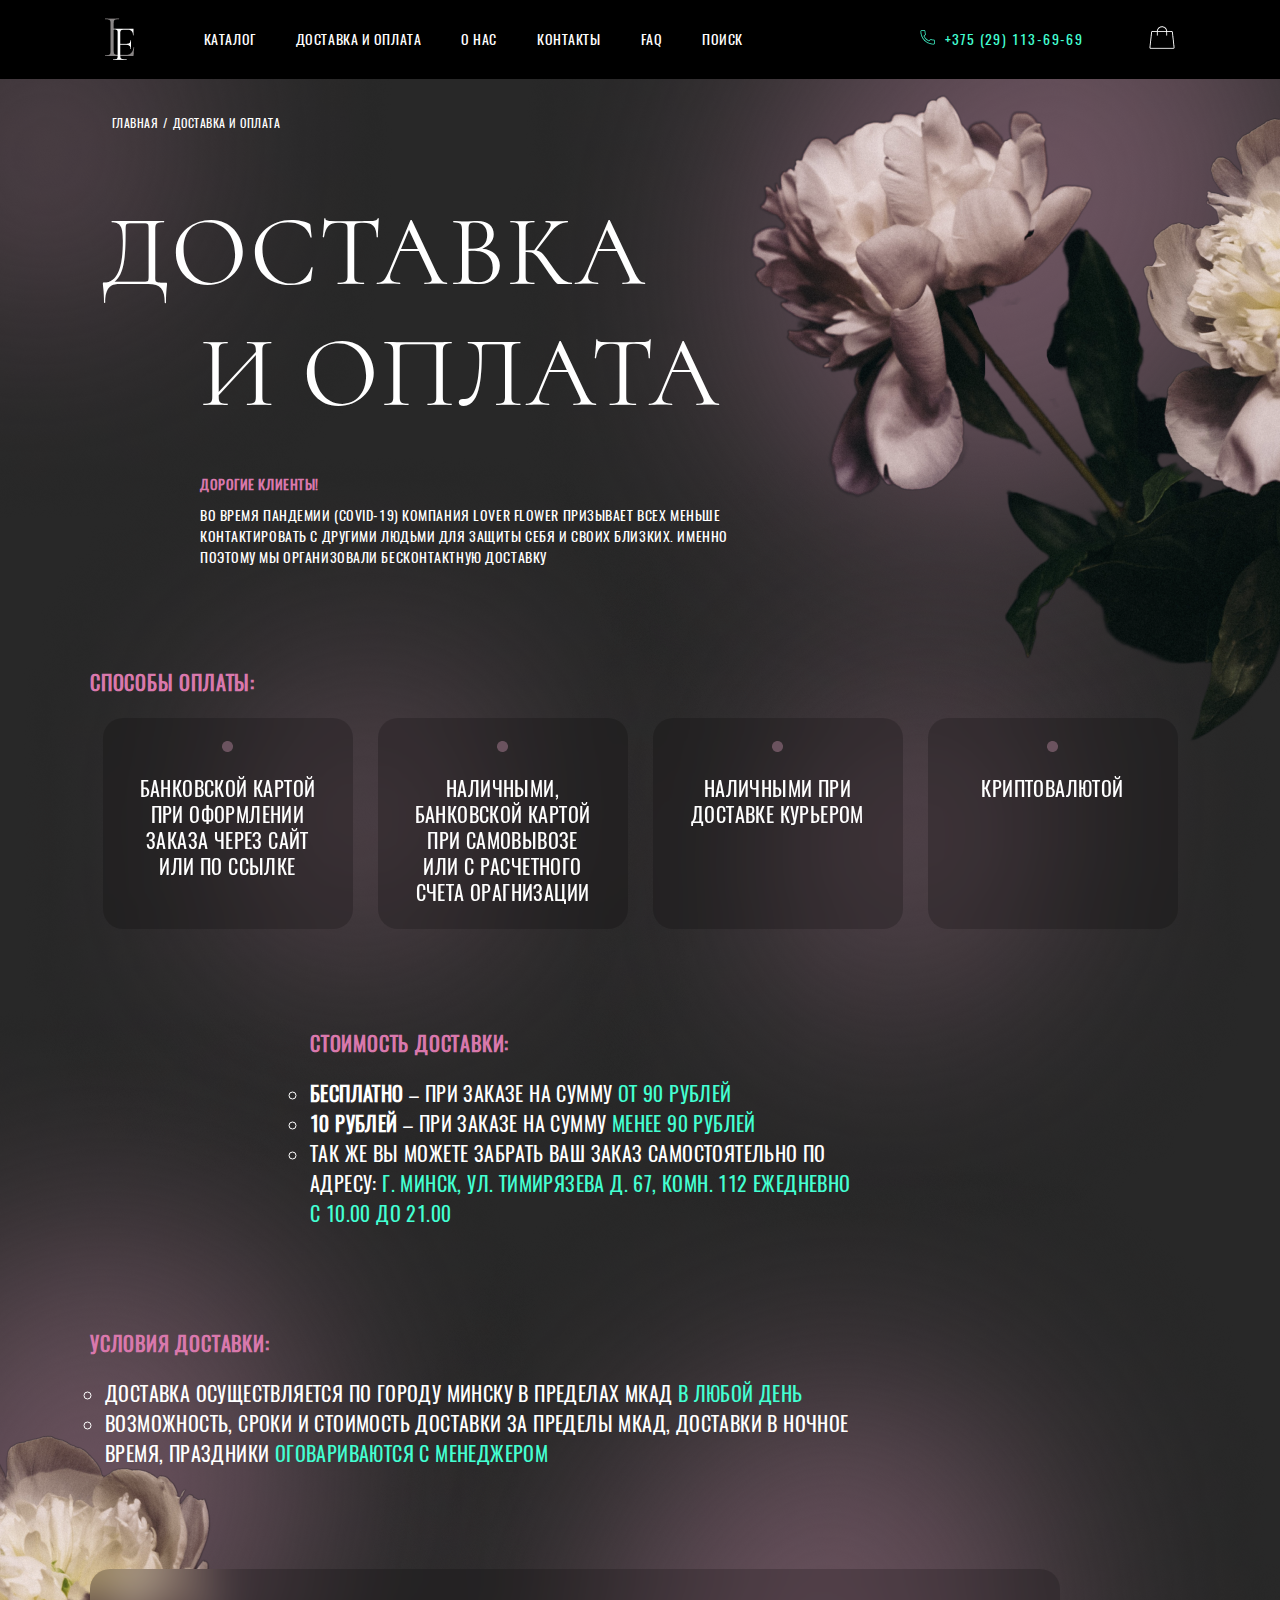
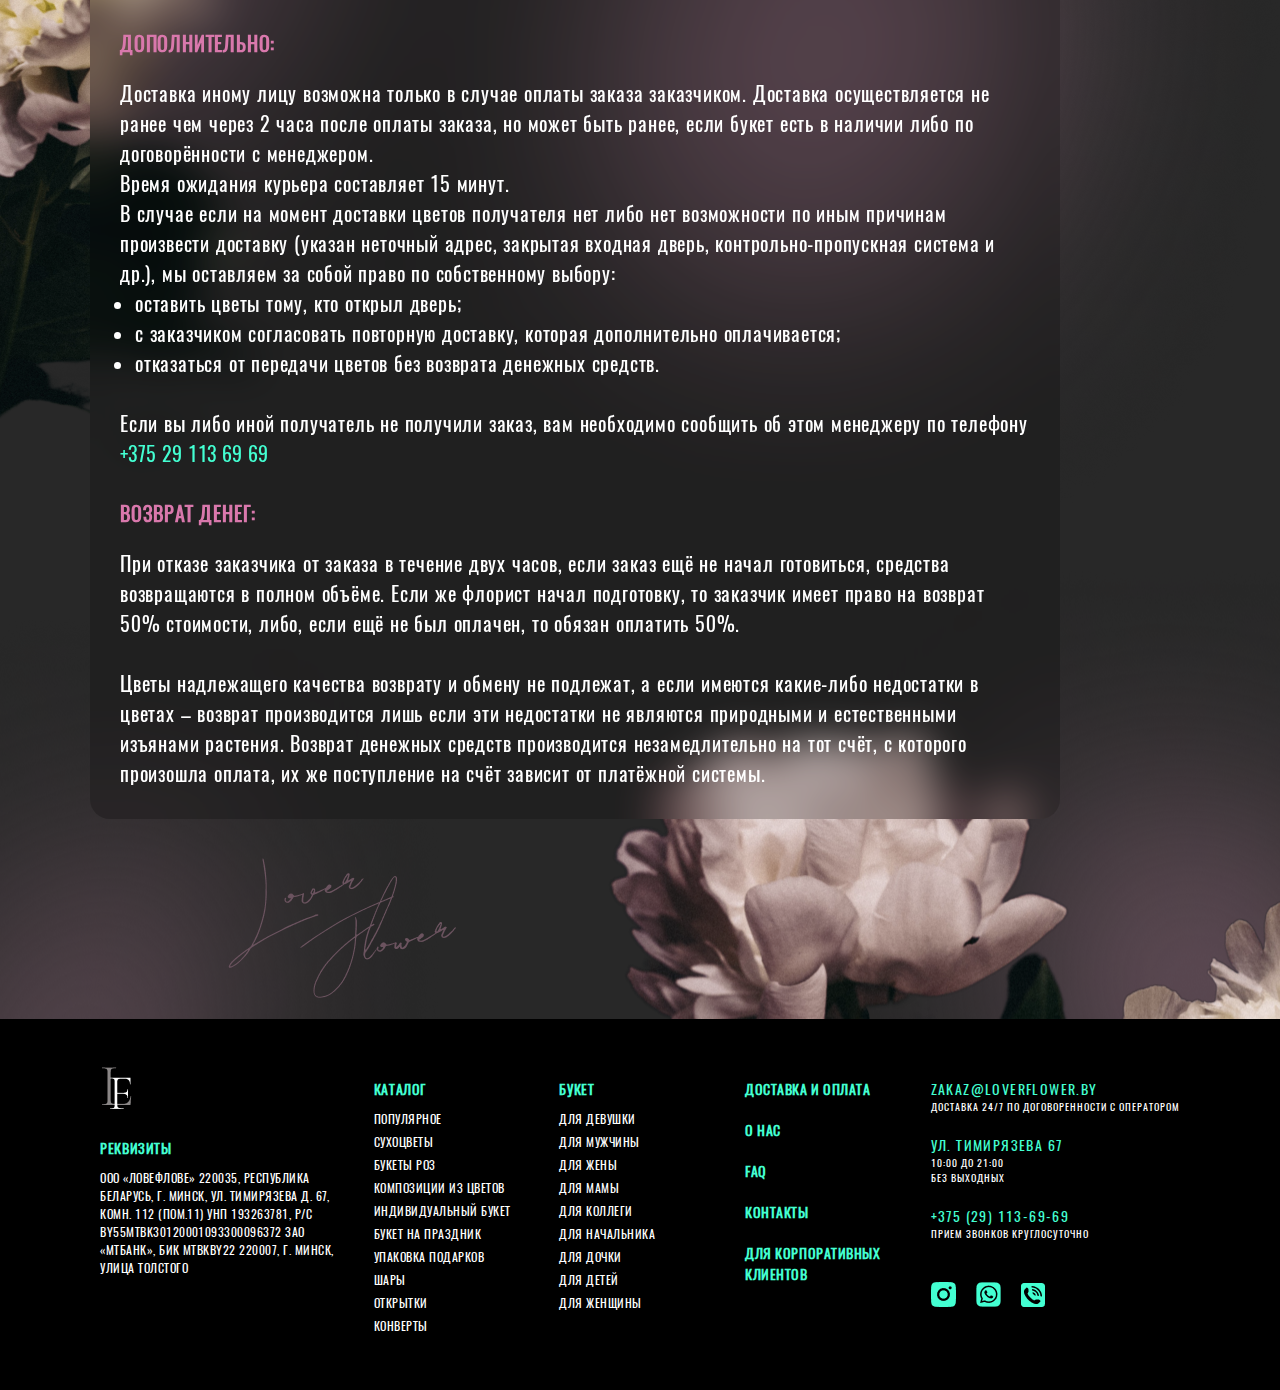
<file: shipment.html>
<!DOCTYPE html>
<html lang="en">
  <head>
    <meta charset="UTF-8" />
    <meta http-equiv="X-UA-Compatible" content="IE=edge" />
    <meta name="viewport" content="width=device-width, initial-scale=1.0" />
    <title>Document</title>
    <link rel="stylesheet" href="styles/shipment.css" />
    <script src="js/script.js" defer></script>
  </head>
  <body>
    <section class="head">
      <div class="container">
        <header class="header">
          <div class="header-wrapper">
            <a class="header__logo" href="index.html">
              <img class="header__img" src="img/icons/logo.png" alt="" />
            </a>
            <div class="header__navbar">
              <ul class="navbar__li">
                <li>
                  <a class="navbar__link" href="catalog.html">Каталог</a>
                </li>
                <li>
                  <a class="navbar__link" href="shipment.html"
                    >Доставка и оплата
                  </a>
                </li>
                <li><a class="navbar__link" href="about.html">О нас</a></li>
                <li>
                  <a class="navbar__link" href="contacts.html">Контакты</a>
                </li>
                <li><a class="navbar__link" href="#">FAQ</a></li>
                <li><a class="navbar__link" href="#">поиск</a></li>
              </ul>
            </div>
            <div class="header__contacts">
              <div class="header__burger">
                <img class="burger__item" src="img/burger.png" alt="" />
              </div>

              <div class="header__phone">
                <img src="img/icons/another_phone.png" alt="" />
              </div>
              <a class="contacts__number" href="#">+375 (29) 113-69-69</a>
              <div class="contacts__title">
                <h4>lover</h4>
                <h4>flower</h4>
              </div>
              <a href="#"
                ><div class="header__handbag">
                  <img
                    class="head__handbag"
                    src="img/icons/handbag-thin.png"
                    alt=""
                  /></div
              ></a>
            </div>
          </div>
        </header>
      </div>
    </section>
    <section class="shipment">
      <div class="shipment-wrapper">
        <section class="shipment-welcome">
          <div class="container">
            <div class="welcome-content">
              <div class="welcome-bread">
                <a class="bread__link" href="index.html">Главная</a>
                <p class="bread__text">/</p>
                <a class="bread__link" href="#" disable>Доставка и оплата</a>
              </div>
            </div>
            <div class="welcome-title">
              <h2 class="welcome__title title__up">доставка</h2>
              <h2 class="welcome__title title__down">и оплата</h2>
              <h5 class="welcome__subtitle">Дорогие клиенты!</h5>
              <p class="welcome__text">
                Во время пандемии (COVID-19) компания Lover Flower призывает
                всех меньше контактировать с другими людьми для защиты себя и
                своих близких. Именно поэтому мы организовали
                <span>БЕСКОНТАКТНУЮ ДОСТАВКУ</span>
              </p>
            </div>
            <div class="methods-payment">
              <h4 class="methods__title">Способы оплаты:</h4>
              <div class="methods-blocks">
                <div class="method__block">
                  <div class="block__img">
                    <img src="img/shipment/violet_ball.png" alt="" />
                  </div>
                  <div class="block__text">
                    БАНКОВСКОЙ КАРТОЙ ПРИ ОФОРМЛЕНИИ ЗАКАЗА ЧЕРЕЗ САЙТ или по
                    ссылке
                  </div>
                </div>
                <div class="method__block">
                  <div class="block__img">
                    <img src="img/shipment/violet_ball.png" alt="" />
                  </div>
                  <div class="block__text">
                    НАЛИЧНЫМИ, БАНКОВСКОЙ КАРТОЙ ПРИ САМОВЫВОЗЕ или с расчетного
                    счета орагнизации
                  </div>
                </div>
                <div class="method__block">
                  <div class="block__img">
                    <img src="img/shipment/violet_ball.png" alt="" />
                  </div>
                  <div class="block__text">НАЛИЧНЫМИ ПРИ ДОСТАВКЕ КУРЬЕРОМ</div>
                </div>
                <div class="method__block">
                  <div class="block__img">
                    <img src="img/shipment/violet_ball.png" alt="" />
                  </div>
                  <div class="block__text">КРИПТОВАЛЮТОЙ</div>
                </div>
              </div>
            </div>
            <div class="cost-shipment">
              <div class="methods__title mobile">стоимость доставки:</div>
              <ul class="cost__list">
                <li>
                  <span class="cost__white">Бесплатно</span> – при заказе на
                  сумму
                  <span class="cost__green">от 90 рублей</span>
                </li>
                <li>
                  <span class="cost__white">10 рублей</span> – при заказе на
                  сумму
                  <span class="cost__green">менее 90 рублей</span>
                </li>
                <li>
                  Так же вы можете забрать ваш заказ самостоятельно по адресу:
                  <span class="cost__green"
                    >г. Минск, ул. Тимирязева д. 67, комн. 112 ежедневно с 10.00
                    до 21.00</span
                  >
                </li>
              </ul>
            </div>
            <div class="conditions-shipment">
              <div class="methods__title mobile">Условия доставки:</div>
              <ul class="cost__list conditions__list">
                <li>
                  Доставка осуществляется по городу Минску в пределах МКАД
                  <span class="cost__green">в любой день</span>
                </li>
                <li>
                  Возможность, сроки и стоимость доставки за пределы МКАД,
                  доставки в ночное время, праздники
                  <span class="cost__green">оговариваются с менеджером</span>
                </li>
              </ul>
            </div>
            <article class="advanced">
              <div class="advanced__title">Дополнительно:</div>
              <div class="advanced__text">
                <p>
                  Доставка иному лицу возможна только в случае оплаты заказа
                  заказчиком. Доставка осуществляется не ранее чем через 2 часа
                  после оплаты заказа, но может быть ранее, если букет есть в
                  наличии либо по договорённости с менеджером.
                </p>
                <p>Время ожидания курьера составляет 15 минут.</p>
                <p>
                  В случае если на момент доставки цветов получателя нет либо
                  нет возможности по иным причинам произвести доставку (указан
                  неточный адрес, закрытая входная дверь, контрольно-пропускная
                  система и др.), мы оставляем за собой право по собственному
                  выбору:
                </p>
                <ul class="advanced__list">
                  <li>оставить цветы тому, кто открыл дверь;</li>
                  <li>
                    с заказчиком согласовать повторную доставку, которая
                    дополнительно оплачивается;
                  </li>
                  <li>
                    отказаться от передачи цветов без возврата денежных средств.
                  </li>
                </ul>
                <p class="text__down">
                  Если вы либо иной получатель не получили заказ, вам необходимо
                  сообщить об этом менеджеру по телефону <br />
                  <span class="cost__green">+375 29 113 69 69</span>
                </p>
                <div class="advanced__title">Возврат денег:</div>
                <div class="advanced__text">
                  <p>
                    При отказе заказчика от заказа в течение двух часов, если
                    заказ ещё не начал готовиться, средства возвращаются в
                    полном объёме. Если же флорист начал подготовку, то заказчик
                    имеет право на возврат 50% стоимости, либо, если ещё не был
                    оплачен, то обязан оплатить 50%.
                  </p>
                  <p class="text__down">
                    Цветы надлежащего качества возврату и обмену не подлежат, а
                    если имеются какие-либо недостатки в цветах – возврат
                    производится лишь если эти недостатки не являются природными
                    и естественными изъянами растения. Возврат денежных средств
                    производится незамедлительно на тот счёт, с которого
                    произошла оплата, их же поступление на счёт зависит от
                    платёжной системы.
                  </p>
                </div>
              </div>
            </article>
          </div>
        </section>
      </div>
    </section>
    <footer class="footer">
      <div class="container">
        <div class="footer-wrapper">
          <div class="footer-column-1">
            <div class="footer__logo">
              <img src="img/icons/logo.png" alt="logo" />
            </div>
            <div class="footer__title">реквизиты</div>
            <p class="footer-text">
              ООО «Ловефлове» 220035, Республика Беларусь, г. Минск, ул.
              Тимирязева д. 67, комн. 112 (пом.11) УНП 193263781, р/с
              BY55MTBK30120001093300096372 ЗАО «МТБанк», БИК MTBKBY22 220007, г.
              Минск, улица Толстого
            </p>
          </div>
          <div class="footer-column-2">
            <a class="footer__title" href="catalog.html">Каталог</a>
            <ul class="footer-list">
              <li>Популярное</li>
              <li>Сухоцветы</li>
              <li>Букеты роз</li>
              <li>Композиции из цветов</li>
              <li>Индивидуальный букет</li>
              <li>Букет на праздник</li>
              <li>Упаковка подарков</li>
              <li>Шары</li>
              <li>Открытки</li>
              <li>Конверты</li>
            </ul>
          </div>
          <div class="footer-column-3">
            <div class="footer__title">Букет</div>
            <ul class="footer-list">
              <li>Для девушки</li>
              <li>Для мужчины</li>
              <li>Для жены</li>
              <li>Для мамы</li>
              <li>Для коллеги</li>
              <li>Для начальника</li>
              <li>Для дочки</li>
              <li>Для детей</li>
              <li>Для женщины</li>
            </ul>
          </div>
          <div class="footer-column-4">
            <a class="footer__title column__title" href="shipment.html"
              >Доставка и оплата
            </a>
            <a class="footer__title column__title" href="about.html">О нас</a>
            <a class="footer__title column__title" href="faq.html">FAQ</a>
            <a class="footer__title column__title" href="contacts.html"
              >Контакты</a
            >
            <a class="footer__title column__title" href="corporate.html"
              >для корпоративных клиентов</a
            >
          </div>
          <div class="footer-mobile">
            <a class="footer-mobile__title" href="#">zakaz@loverflower.by</a>
            <p class="footer-mobile__text">
              Доставка 24/7 по договоренности с оператором
            </p>
            <a class="footer-mobile__title" href="#">ул. Тимирязева 67</a>
            <p class="footer-mobile__text">
              10:00 до 21:00 <br />
              без выходных
            </p>

            <a class="footer-mobile__title" href="#">+375 (29) 113-69-69</a>
            <p class="footer-mobile__text">прием звонков круглосуточно</p>
            <div class="footer-mobile-icons">
              <a class="footer__icon" href="#">
                <img src="img/icons/insta_icon.png" alt="" />
              </a>
              <a class="footer__icon" href="#">
                <img src="img/icons/whatsapp_icon.png" alt="" />
              </a>
              <a class="footer__icon" href="#">
                <img src="img/icons/phone_icon.png" alt="" />
              </a>
            </div>
          </div>
        </div>
      </div>
    </footer>
    <section class="cart">
      <div class="cart-wrapper">
        <form class="cart-content">
          <div class="content-title">
            <h6 class="content__title">Ваша корзина</h6>
            <div class="cart__close">
              <img class="cart__cross" src="img/cart/close_cart.png" alt="" />
            </div>
          </div>
          <div class="cart-items"></div>
          <div class="baloons">
            <p class="baloons__title">Добавьте к заказу <span>Шары:</span></p>
            <div class="baloons-items">
              <div class="baloon__item">
                <div class="baloon__img">
                  <img src="img/cart/baloons_left.png" alt="" />
                </div>
                <div class="baloon-info">
                  <div class="baloon__name">ШАР “ЗВЕЗДА”</div>
                  <div class="baloon__price">11.00 ₽</div>
                  <div class="baloon__add">Добавить</div>
                </div>
              </div>
              <div class="baloon__item">
                <div class="baloon__img">
                  <img src="img/cart/baloons_right.png" alt="" />
                </div>
                <div class="baloon-info">
                  <div class="baloon__name">ШАР “СЕРДЦЕ”</div>
                  <div class="baloon__price">11.00 ₽</div>
                  <div class="baloon__add">Добавить</div>
                </div>
              </div>
            </div>
          </div>
          <div class="total">
            <p class="total__text">Предварительный итог:</p>
            <div class="total__value total__text">315.00 руб.</div>
          </div>
          <p class="order">
            Чтобы узнать стоимость доставки, перейдите к оформлению заказа.
          </p>
          <a href="order.html"
            ><div class="cart__button">Оформить заказ</div></a
          >
        </form>
      </div>
    </section>
    <section class="menu-burger">
      <div class="burger-wrapper">
        <div class="burger-content">
          <div class="menu__close">
            <img class="burger__cross" src="img/cart/close_cart.png" alt="" />
          </div>
          <a class="burger__logo" href="index.html">
            <img class="header__img" src="img/icons/logo.png" alt="" />
          </a>
          <div class="search-block">
            <div class="search-block__img">
              <img src="img/icons/search-icon.png" alt="" />
            </div>
            <p class="burger__text">поиск</p>
          </div>
          <a href="index.html" class="burger__text">Главная</a>
          <a href="catalog.html" class="burger__text">Каталог</a>
          <a href="shipment.html" class="burger__text">Доставка и оплата</a>
          <a href="about.html" class="burger__text">О нас</a>
          <a href="contacts.html" class="burger__text">Контакты</a>
          <a href="faq.html" class="burger__text">FAQ</a>
          <a href="corporate.html" class="burger__text"
            >для корпоративных клиентов</a
          >
          <div class="white__line">
            <img src="img/icons/white_line.png" alt="" />
          </div>
          <a class="footer-mobile__title" href="#">zakaz@loverflower.by</a>
          <p class="footer-mobile__text menu">
            Доставка 24/7 по договоренности с оператором
          </p>
          <a class="footer-mobile__title" href="#">ул. Тимирязева 67</a>
          <p class="footer-mobile__text menu">
            10:00 до 21:00 <br />
            без выходных
          </p>
          <p class="policy">Политика конфиденциальности</p>
          <p class="policy">Обработка персональных данных</p>
          <a href="#" class="tel__number">+375 (29) 113-69-69</a>
          <div class="footer-mobile-icons burg">
            <a class="footer__icon" href="#">
              <img src="img/icons/insta_icon.png" alt="" />
            </a>
            <a class="footer__icon" href="#">
              <img src="img/icons/whatsapp_icon.png" alt="" />
            </a>
            <a class="footer__icon" href="#">
              <img src="img/icons/phone_icon.png" alt="" />
            </a>
          </div>
        </div>
      </div>
    </section>
  </body>
</html>
</file>
<file: styles/main.css>
* {
  margin: 0px;
  padding: 0px;
  -webkit-box-sizing: border-box;
          box-sizing: border-box;
  outline: none;
}

@font-face {
  font-family: Cormorant;
  src: url(../styles/fonts/Cormorant-Regular.otf);
}

@font-face {
  font-family: Oswald;
  src: url(../styles/fonts/Oswald-Regular.ttf);
}

@font-face {
  font-family: Roboto Condensed;
  src: url(../styles/fonts/RobotoCondensed-Regular.ttf);
}

.container {
  max-width: 1100px;
  margin: 0 auto;
}

.intro {
  width: 100%;
  background: black;
}

.intro-background {
  width: 100%;
  height: 1250px;
  background: url(../img/buket_main_2.png) top 0% left 0%/cover no-repeat;
}

.intro__title {
  font-family: "Cormorant";
  font-style: normal;
  font-weight: 300;
  font-size: 200px;
  line-height: 242px;
  letter-spacing: 0.2em;
  text-transform: uppercase;
  color: #ffffff;
}

.intro-wrapper {
  position: relative;
  width: 100%;
  height: 980px;
  background: url(../img/flower.png) top 40% left 45% no-repeat, url(../img/buket_2.png) top 0% left 0%/cover no-repeat, url(../img/blue_ellipse.png) top 120% left -50% no-repeat, url(../img/rev_ellipse_purple.png) top 40% left 100% no-repeat, url(../img/lover.png) top 20% left 50% no-repeat;
}

.intro-content {
  display: -webkit-box;
  display: -ms-flexbox;
  display: flex;
  -webkit-box-orient: vertical;
  -webkit-box-direction: normal;
      -ms-flex-direction: column;
          flex-direction: column;
  -webkit-box-align: center;
      -ms-flex-align: center;
          align-items: center;
}

.header-footer {
  position: absolute;
  top: 3%;
  left: 75%;
  display: -webkit-box;
  display: -ms-flexbox;
  display: flex;
  -webkit-box-orient: vertical;
  -webkit-box-direction: normal;
      -ms-flex-direction: column;
          flex-direction: column;
  -webkit-box-pack: justify;
      -ms-flex-pack: justify;
          justify-content: space-between;
  -webkit-box-align: end;
      -ms-flex-align: end;
          align-items: flex-end;
}

.header-mobile__title {
  font-family: "Oswald";
  font-style: normal;
  font-weight: 400;
  font-size: 14px;
  line-height: 21px;
  letter-spacing: 0.1em;
  text-transform: uppercase;
  color: #43ffd2;
  margin-bottom: 5px;
}

.header-mobile__text {
  font-family: "Oswald";
  font-style: normal;
  font-weight: 300;
  font-size: 10px;
  line-height: 15px;
  letter-spacing: 0.1em;
  text-transform: uppercase;
  color: #ffffff;
  margin-bottom: 25px;
}

.header-mobile-icons {
  display: -webkit-box;
  display: -ms-flexbox;
  display: flex;
  -webkit-box-orient: vertical;
  -webkit-box-direction: normal;
      -ms-flex-direction: column;
          flex-direction: column;
  -webkit-box-align: center;
      -ms-flex-align: center;
          align-items: center;
  -webkit-box-pack: justify;
      -ms-flex-pack: justify;
          justify-content: space-between;
  margin-top: 60px;
  margin-bottom: 250px;
}

.header__logo {
  margin-bottom: 10px;
}

.header__icon {
  margin-top: 20px;
}

.phone__button {
  width: 180px;
  height: 40px;
  background: rgba(0, 0, 0, 0.2);
  -webkit-backdrop-filter: blur(20px);
          backdrop-filter: blur(20px);
  border-radius: 10px;
  display: -webkit-box;
  display: -ms-flexbox;
  display: flex;
  -webkit-box-pack: center;
      -ms-flex-pack: center;
          justify-content: center;
  -webkit-box-align: center;
      -ms-flex-align: center;
          align-items: center;
  padding: 5px 10px;
  margin-bottom: 45px;
}

.button__icon {
  margin-right: 6px;
}

/*.........................................HEADER...............................................................*/
.header-wrapper {
  width: 100%;
  display: -webkit-box;
  display: -ms-flexbox;
  display: flex;
  -ms-flex-pack: distribute;
      justify-content: space-around;
  -webkit-box-align: center;
      -ms-flex-align: center;
          align-items: center;
}

.header__burger {
  display: none;
}

a {
  display: block;
  text-decoration: none;
}

.navbar__li > li,
.navbar__li > li > a {
  list-style-type: none;
  font-family: "Oswald";
  font-style: normal;
  font-weight: 400;
  font-size: 14px;
  line-height: 21px;
  letter-spacing: 0.04em;
  text-transform: uppercase;
  color: #ffffff;
  margin-left: 20px;
}

.navbar__li {
  display: -webkit-box;
  display: -ms-flexbox;
  display: flex;
  -ms-flex-pack: distribute;
      justify-content: space-around;
  -webkit-box-align: center;
      -ms-flex-align: center;
          align-items: center;
}

.navbar__link:hover {
  color: #43ffd2;
}

.header__contacts {
  display: -webkit-box;
  display: -ms-flexbox;
  display: flex;
  -ms-flex-pack: distribute;
      justify-content: space-around;
  -webkit-box-align: center;
      -ms-flex-align: center;
          align-items: center;
  margin-left: 150px;
  opacity: 0;
}

.contacts__number {
  font-family: "Oswald";
  font-style: normal;
  font-weight: 400;
  font-size: 14px;
  line-height: 21px;
  letter-spacing: 0.1em;
  text-transform: uppercase;
  color: #43ffd2;
  margin-right: 20px;
  margin-left: 10px;
}

.content__text {
  margin-top: 50%;
  font-family: "Oswald";
  font-style: normal;
  font-weight: 400;
  font-size: 20px;
  line-height: 30px;
  text-align: center;
  letter-spacing: 0.02em;
  color: #ffffff;
}

.content__button {
  width: 220px;
  height: 50px;
  background: #43ffd2;
  font-family: "Oswald";
  font-style: normal;
  font-weight: 700;
  font-size: 12px;
  line-height: 18px;
  letter-spacing: 0.1em;
  text-transform: uppercase;
  color: #000000;
  display: -webkit-box;
  display: -ms-flexbox;
  display: flex;
  -webkit-box-pack: center;
      -ms-flex-pack: center;
          justify-content: center;
  -webkit-box-align: center;
      -ms-flex-align: center;
          align-items: center;
  -webkit-transition: all 0.4s;
  transition: all 0.4s;
}

.content__button:hover {
  background: #7d2253;
  color: #ffffff;
}

.button__link {
  margin-top: 50px;
  margin-bottom: 200px;
}

/*..............................................CATALOG.........................................................*/
.catalog {
  background: black;
  padding-top: 100px;
  padding-bottom: 150px;
}

.catalog-wrapper {
  background: url(../img/blue_ellipse.png) top -10% left 90%/70% no-repeat, url(../img/purple_ellipse.png) top 100% left -20%/50% no-repeat, url(../img/tcvety.png) top 60% left -10% no-repeat, url(../img/dopolnitel.png) top 100% left 100% no-repeat, url(../img/bukety.png) top 25% left 105% no-repeat;
}

.card__list > li {
  font-family: "Oswald";
  font-style: normal;
  font-weight: 400;
  font-size: 18px;
  line-height: 27px;
  letter-spacing: 0.04em;
  text-transform: uppercase;
  color: #ffffff;
  list-style-type: disc;
}

.catalog__title {
  font-family: "Cormorant";
  font-style: normal;
  font-weight: 400;
  font-size: 100px;
  line-height: 121px;
  letter-spacing: 0.02em;
  text-transform: uppercase;
  color: #ffffff;
}

.content-up {
  display: -webkit-box;
  display: -ms-flexbox;
  display: flex;
  -ms-flex-pack: distribute;
      justify-content: space-around;
  margin-bottom: 30px;
}

.card-made {
  width: 445px;
  height: 280px;
  background: rgba(0, 0, 0, 0.2);
  -webkit-backdrop-filter: blur(20px);
          backdrop-filter: blur(20px);
  border-radius: 20px;
  padding: 30px 30px 30px 50px;
  display: -webkit-box;
  display: -ms-flexbox;
  display: flex;
  -webkit-box-orient: vertical;
  -webkit-box-direction: normal;
      -ms-flex-direction: column;
          flex-direction: column;
  margin-left: 40px;
}

.view__catalog {
  -ms-flex-item-align: end;
      align-self: flex-end;
  font-family: "Oswald";
  font-style: normal;
  font-weight: 700;
  font-size: 12px;
  line-height: 18px;
  letter-spacing: 0.1em;
  -webkit-text-decoration-line: underline;
          text-decoration-line: underline;
  text-transform: uppercase;
  color: #d978ac;
  margin-top: 25px;
}

.view__catalog:hover {
  color: #ec98c5;
}

.content-description > p {
  max-width: 540px;
  font-family: "Oswald";
  font-style: normal;
  font-weight: 300;
  font-size: 20px;
  line-height: 26px;
  letter-spacing: 0.04em;
  color: #ffffff;
  margin-bottom: 30px;
}

.content-description {
  padding-left: 50px;
}

.card__title {
  font-family: "Oswald";
  font-style: normal;
  font-weight: 700;
  font-size: 30px;
  line-height: 44px;
  letter-spacing: 0.04em;
  text-transform: uppercase;
  color: #43ffd2;
  margin-bottom: 10px;
}

.card__list > li {
  font-family: "Oswald";
  font-style: normal;
  font-weight: 400;
  font-size: 18px;
  line-height: 27px;
  letter-spacing: 0.04em;
  text-transform: uppercase;
  color: #ffffff;
  list-style-type: circle;
}

.content-down {
  display: -webkit-box;
  display: -ms-flexbox;
  display: flex;
  -ms-flex-pack: distribute;
      justify-content: space-around;
}

.card-flowers {
  width: 540px;
  height: 280px;
  background: rgba(0, 0, 0, 0.2);
  -webkit-backdrop-filter: blur(20px);
          backdrop-filter: blur(20px);
  border-radius: 20px;
  display: -webkit-box;
  display: -ms-flexbox;
  display: flex;
  -webkit-box-orient: vertical;
  -webkit-box-direction: normal;
      -ms-flex-direction: column;
          flex-direction: column;
  padding: 30px 30px 30px 50px;
  margin-top: -10%;
}

.card-more {
  width: 540px;
  height: 265px;
  background: rgba(0, 0, 0, 0.2);
  -webkit-backdrop-filter: blur(20px);
          backdrop-filter: blur(20px);
  border-radius: 20px;
  display: -webkit-box;
  display: -ms-flexbox;
  display: flex;
  -webkit-box-orient: vertical;
  -webkit-box-direction: normal;
      -ms-flex-direction: column;
          flex-direction: column;
  padding: 30px 30px 30px 50px;
  margin-left: 30px;
}

/*............................................POPULAR..............................................................*/
.popular {
  background: black;
}

.popular-wrapper {
  background: url(../img/popular.png) top 10% left 100%/65% no-repeat, url(../img/howMake.png) top 100% left 23% no-repeat, url(../img/popular_ellipse_purple.png) top 30% left 50%/100% no-repeat, url(../img/popular_ellipse_blue.png) top -60% left -20%/50% no-repeat;
  padding-bottom: 150px;
}

.popular-wrapper-wrap {
  width: 100%;
  display: -webkit-box;
  display: -ms-flexbox;
  display: flex;
  -webkit-box-orient: vertical;
  -webkit-box-direction: normal;
      -ms-flex-direction: column;
          flex-direction: column;
}

.title {
  -ms-flex-item-align: center;
      -ms-grid-row-align: center;
      align-self: center;
}

.popular-wrapper-wrap > p {
  font-family: "Oswald";
  font-style: normal;
  font-weight: 300;
  font-size: 20px;
  line-height: 30px;
  color: #ffffff;
  text-align: center;
  padding-bottom: 85px;
}

.popular-content {
  display: -webkit-box;
  display: -ms-flexbox;
  display: flex;
  -webkit-box-pack: justify;
      -ms-flex-pack: justify;
          justify-content: space-between;
  -webkit-box-align: center;
      -ms-flex-align: center;
          align-items: center;
}

.popular-card {
  display: -webkit-box;
  display: -ms-flexbox;
  display: flex;
  -webkit-box-orient: vertical;
  -webkit-box-direction: normal;
      -ms-flex-direction: column;
          flex-direction: column;
}

.popular__sale {
  display: inline;
}

.popular_card__title {
  font-family: "Oswald";
  font-style: normal;
  font-weight: 400;
  font-size: 20px;
  line-height: 30px;
  letter-spacing: 0.04em;
  text-transform: uppercase;
  color: #ffffff;
}

.popular-price {
  display: -webkit-box;
  display: -ms-flexbox;
  display: flex;
  margin-top: 10px;
  margin-bottom: 20px;
}

.card__price {
  font-family: "Oswald";
  font-style: normal;
  font-weight: 700;
  font-size: 14px;
  line-height: 21px;
  letter-spacing: 0.04em;
  text-transform: uppercase;
  color: #ffffff;
}

.card__sale {
  font-family: "Oswald";
  font-style: normal;
  font-weight: 300;
  font-size: 14px;
  line-height: 21px;
  letter-spacing: 0.04em;
  -webkit-text-decoration-line: line-through;
          text-decoration-line: line-through;
  text-transform: uppercase;
  color: #939393;
  margin-left: 10px;
}

.card__button {
  width: 220px;
  height: 50px;
  display: -webkit-box;
  display: -ms-flexbox;
  display: flex;
  -webkit-box-pack: center;
      -ms-flex-pack: center;
          justify-content: center;
  -webkit-box-align: center;
      -ms-flex-align: center;
          align-items: center;
  border: 0.5px solid #ffffff;
  font-family: "Oswald";
  font-style: normal;
  font-weight: 700;
  font-size: 12px;
  line-height: 18px;
  letter-spacing: 0.1em;
  text-transform: uppercase;
  color: #ffffff;
  -webkit-transition: all 0.4s;
  transition: all 0.4s;
}

.card__button:hover {
  background: #43ffd2;
  color: #040a09;
}

.popular__link {
  font-family: "Oswald";
  font-style: normal;
  font-weight: 700;
  font-size: 12px;
  line-height: 18px;
  letter-spacing: 0.1em;
  -webkit-text-decoration-line: underline;
          text-decoration-line: underline;
  text-transform: uppercase;
  color: #d978ac;
  margin-top: 60px;
  margin-bottom: 50px;
}

/*.................................................ORDER..........................................................*/
.order {
  background: black;
}

.order-wrapper {
  padding-bottom: 180px;
  padding-top: 100px;
  background: url(../img/order.png) top 130% left 0% no-repeat, url(../img/order_text.png) top 5% left 15% no-repeat, url(../img/lover_flower.png) top 90% left 90% no-repeat;
}

.order-content {
  padding-left: 35%;
}

.order-steps {
  display: -webkit-box;
  display: -ms-flexbox;
  display: flex;
}

.order__tire {
  margin-top: 40px;
  margin-bottom: 40px;
}

.step-card {
  margin-bottom: 30px;
}

.step__title {
  font-family: "Oswald";
  font-style: normal;
  font-weight: 700;
  font-size: 30px;
  line-height: 44px;
  letter-spacing: 0.04em;
  text-transform: uppercase;
  color: #d978ac;
}

.step__text {
  font-family: "Oswald";
  font-style: normal;
  font-weight: 400;
  font-size: 14px;
  line-height: 21px;
  letter-spacing: 0.04em;
  text-transform: uppercase;
  color: #ffffff;
}

.steps-right {
  margin-left: 120px;
}

/*....................................................POVOD.....................................................*/
.povod {
  background: black;
}

.povod-wrapper {
  padding-bottom: 150px;
  background: url(../img/povod_ellipse.png) top 30% left 100% no-repeat;
}

.povod-content {
  display: -webkit-box;
  display: -ms-flexbox;
  display: flex;
  -webkit-box-orient: vertical;
  -webkit-box-direction: normal;
      -ms-flex-direction: column;
          flex-direction: column;
}

.povod-up {
  display: -webkit-box;
  display: -ms-flexbox;
  display: flex;
  -ms-flex-pack: distribute;
      justify-content: space-around;
  -webkit-box-align: center;
      -ms-flex-align: center;
          align-items: center;
  margin-bottom: 30px;
}

.up__title {
  font-family: "Cormorant";
  font-style: normal;
  font-weight: 400;
  font-size: 100px;
  line-height: 121px;
  letter-spacing: 0.02em;
  text-transform: uppercase;
  color: #ffffff;
  display: -webkit-box;
  display: -ms-flexbox;
  display: flex;
  -webkit-box-orient: vertical;
  -webkit-box-direction: normal;
      -ms-flex-direction: column;
          flex-direction: column;
}

.povod-down {
  display: -webkit-box;
  display: -ms-flexbox;
  display: flex;
  -ms-flex-pack: distribute;
      justify-content: space-around;
  -webkit-box-align: center;
      -ms-flex-align: center;
          align-items: center;
}

.down__text {
  font-family: "Oswald";
  font-style: normal;
  font-weight: 400;
  font-size: 14px;
  line-height: 21px;
  letter-spacing: 0.04em;
  text-transform: uppercase;
  color: #ffffff;
  margin-left: 50px;
}

.down__img {
  margin-left: 30px;
}

.povod__link {
  margin-top: 60px;
}

.povod__button {
  width: 300px;
  height: 50px;
  display: -webkit-box;
  display: -ms-flexbox;
  display: flex;
  -webkit-box-pack: center;
      -ms-flex-pack: center;
          justify-content: center;
  -webkit-box-align: center;
      -ms-flex-align: center;
          align-items: center;
  background: #43ffd2;
  font-family: "Oswald";
  font-style: normal;
  font-weight: 700;
  font-size: 12px;
  line-height: 18px;
  letter-spacing: 0.1em;
  text-transform: uppercase;
  color: #000000;
  -webkit-transition: all 0.4s;
  transition: all 0.4s;
}

.povod__button:hover {
  background: #7d2253;
  color: #ffffff;
}

.up__img {
  margin-left: 40px;
}

.up__title-down {
  display: -webkit-box;
  display: -ms-flexbox;
  display: flex;
}

.title__img {
  display: -webkit-box;
  display: -ms-flexbox;
  display: flex;
  -webkit-box-pack: center;
      -ms-flex-pack: center;
          justify-content: center;
  -webkit-box-align: center;
      -ms-flex-align: center;
          align-items: center;
  margin-left: 100px;
  margin-right: 30px;
}

/*.............................................QUESTIONS......................................................*/
.questions {
  background: #0f2222;
  min-height: 500px;
}

.questions-wrapper {
  position: relative;
  padding-top: 40px;
  padding-bottom: 50px;
  background: url(../img/have_any_questions.png) top 70% left 40% no-repeat, url(../img/quest_blue_ellipse.png) top 40% left 20% no-repeat, url(../img/quest_purple_ellipse.png) top 40% left 0% no-repeat;
}

.questions-content {
  width: 100%;
  display: -webkit-box;
  display: -ms-flexbox;
  display: flex;
  -ms-flex-pack: distribute;
      justify-content: space-around;
}

.content-left {
  width: 50%;
}

.content-right {
  width: 50%;
  display: -webkit-box;
  display: -ms-flexbox;
  display: flex;
  -webkit-box-orient: vertical;
  -webkit-box-direction: normal;
      -ms-flex-direction: column;
          flex-direction: column;
  -webkit-box-align: end;
      -ms-flex-align: end;
          align-items: flex-end;
}

.questions-title {
  font-family: "Cormorant";
  font-style: normal;
  font-weight: 400;
  font-size: 100px;
  line-height: 110px;
  letter-spacing: 0.02em;
  text-transform: uppercase;
  color: #ffffff;
}

.form__link {
  display: inline;
}

.questions__image {
  position: absolute;
  top: -10%;
  left: 0;
}

.questions-title__down {
  margin-left: 80px;
}

.right__text {
  max-width: 255px;
  font-family: "Oswald";
  font-style: normal;
  font-weight: 400;
  font-size: 14px;
  line-height: 21px;
  letter-spacing: 0.04em;
  text-transform: uppercase;
  color: #ffffff;
  display: -webkit-box;
  display: -ms-flexbox;
  display: flex;
  -webkit-box-pack: end;
      -ms-flex-pack: end;
          justify-content: flex-end;
  margin-bottom: 20px;
}

.right__line {
  display: -webkit-box;
  display: -ms-flexbox;
  display: flex;
  -webkit-box-pack: center;
      -ms-flex-pack: center;
          justify-content: center;
  -webkit-box-align: center;
      -ms-flex-align: center;
          align-items: center;
  margin-top: 50px;
  margin-bottom: 50px;
}

.right-form {
  display: -webkit-box;
  display: -ms-flexbox;
  display: flex;
  -webkit-box-pack: end;
      -ms-flex-pack: end;
          justify-content: flex-end;
}

.right-form__form {
  display: -webkit-box;
  display: -ms-flexbox;
  display: flex;
  -webkit-box-orient: vertical;
  -webkit-box-direction: normal;
      -ms-flex-direction: column;
          flex-direction: column;
  -webkit-box-align: end;
      -ms-flex-align: end;
          align-items: flex-end;
}

.form__input {
  width: 440px;
  height: 60px;
  border: 1px solid #43ffd2;
  background: transparent;
  margin-bottom: 10px;
  padding: 10px;
  font-family: "Oswald";
  font-style: normal;
  font-weight: 400;
  font-size: 14px;
  line-height: 21px;
  letter-spacing: 0.04em;
  text-transform: uppercase;
  color: #ffffff;
}

.form__input::-webkit-input-placeholder {
  color: #395959;
}

.form__input:-ms-input-placeholder {
  color: #395959;
}

.form__input::-ms-input-placeholder {
  color: #395959;
}

.form__input::placeholder {
  color: #395959;
}

.form__textarea {
  width: 440px;
  height: 120px;
  border: 1px solid #43ffd2;
  background: transparent;
  margin-bottom: 20px;
  padding: 10px;
  font-family: "Oswald";
  font-style: normal;
  font-weight: 400;
  font-size: 14px;
  line-height: 21px;
  letter-spacing: 0.04em;
  text-transform: uppercase;
  color: #ffffff;
}

.form__textarea::-webkit-input-placeholder {
  color: #395959;
}

.form__textarea:-ms-input-placeholder {
  color: #395959;
}

.form__textarea::-ms-input-placeholder {
  color: #395959;
}

.form__textarea::placeholder {
  color: #395959;
}

.form__text {
  max-width: 340px;
  font-family: "Roboto Condensed";
  font-style: normal;
  font-weight: 400;
  font-size: 10px;
  line-height: 12px;
  letter-spacing: 0.02em;
  color: #ffffff;
  -ms-flex-item-align: start;
      align-self: flex-start;
}

.form__button {
  margin-bottom: 10px;
  -ms-flex-item-align: start;
      align-self: flex-start;
}

/*.............................................INSTAGRAM.......................................................*/
.instagram {
  background: #000000;
}

.instagram-wrapper {
  padding-top: 260px;
  padding-bottom: 200px;
  background: url(../img/our_social_networks.png) top 40% left 80% no-repeat, url(../img/inst_purple.png) top 30% left 100% no-repeat, url(../img/inst_blue_2.png) top -100% left 100%/80% no-repeat, url(../img/inst_blue_1.png) top -100% left 0% no-repeat, url(../img/instagram.png) top 65% left 0% no-repeat;
}

.instagram-content {
  width: 100%;
  height: 100%;
  display: -webkit-box;
  display: -ms-flexbox;
  display: flex;
  -webkit-box-pack: justify;
      -ms-flex-pack: justify;
          justify-content: space-between;
  -webkit-box-align: center;
      -ms-flex-align: center;
          align-items: center;
}

.instagram-images {
  display: -webkit-box;
  display: -ms-flexbox;
  display: flex;
  gap: 20px;
  -ms-flex-wrap: wrap;
      flex-wrap: wrap;
}

.instagram-social {
  height: 160px;
  display: -webkit-box;
  display: -ms-flexbox;
  display: flex;
  -webkit-box-orient: vertical;
  -webkit-box-direction: normal;
      -ms-flex-direction: column;
          flex-direction: column;
  -webkit-box-pack: justify;
      -ms-flex-pack: justify;
          justify-content: space-between;
}

.instagram__line {
  height: 100%;
  display: -webkit-box;
  display: -ms-flexbox;
  display: flex;
  -webkit-box-orient: vertical;
  -webkit-box-direction: normal;
      -ms-flex-direction: column;
          flex-direction: column;
  -webkit-box-pack: start;
      -ms-flex-pack: start;
          justify-content: flex-start;
}

.social-icons {
  display: -webkit-box;
  display: -ms-flexbox;
  display: flex;
  -webkit-box-pack: end;
      -ms-flex-pack: end;
          justify-content: flex-end;
}

.icon__icon {
  margin-left: 30px;
}

/*.................................................FOOTER...................................................*/
.footer {
  background: #000000;
}

.footer-wrapper {
  display: -webkit-box;
  display: -ms-flexbox;
  display: flex;
  -ms-flex-pack: distribute;
      justify-content: space-around;
  -webkit-box-flex: 1;
      -ms-flex-positive: 1;
          flex-grow: 1;
  padding: 30px 0 50px 0;
}

.footer-column-1 {
  width: 23%;
}

.footer-column-2 {
  width: 15%;
  padding-top: 30px;
}

.footer-column-3 {
  width: 15%;
  padding-top: 30px;
}

.footer-column-4 {
  width: 15%;
  padding-top: 30px;
}

.footer-mobile {
  padding-top: 30px;
}

.footer-mobile > p {
  margin-bottom: 20px;
}

.footer__title {
  font-family: "Oswald";
  font-style: normal;
  font-weight: 700;
  font-size: 14px;
  line-height: 21px;
  letter-spacing: 0.04em;
  text-transform: uppercase;
  color: #43ffd2;
  margin-bottom: 10px;
}

.column__title {
  margin-bottom: 20px;
}

.footer-text {
  font-family: "Oswald";
  font-style: normal;
  font-weight: 300;
  font-size: 12px;
  line-height: 18px;
  letter-spacing: 0.04em;
  text-transform: uppercase;
  color: #ffffff;
}

.footer-list > li {
  font-family: "Oswald";
  font-style: normal;
  font-weight: 300;
  font-size: 12px;
  line-height: 18px;
  letter-spacing: 0.04em;
  text-transform: uppercase;
  color: #ffffff;
  list-style-type: none;
  margin: 0 0 5px 0;
}

.footer-mobile__title {
  font-family: "Oswald";
  font-style: normal;
  font-weight: 400;
  font-size: 14px;
  line-height: 21px;
  letter-spacing: 0.1em;
  text-transform: uppercase;
  color: #43ffd2;
}

.footer-mobile__text {
  font-family: "Oswald";
  font-style: normal;
  font-weight: 300;
  font-size: 10px;
  line-height: 15px;
  letter-spacing: 0.1em;
  text-transform: uppercase;
  color: #ffffff;
}

.footer-mobile-icons {
  display: -webkit-box;
  display: -ms-flexbox;
  display: flex;
  -webkit-box-align: center;
      -ms-flex-align: center;
          align-items: center;
  margin-top: 40px;
}

.footer__logo {
  margin-bottom: 10px;
}

.footer__icon {
  margin-right: 20px;
}

/*.....................................................CART...........................................................*/
.cart {
  background: rgba(0, 0, 0, 0.4);
  -webkit-backdrop-filter: blur(20px);
          backdrop-filter: blur(20px);
  width: 100vw;
  height: 100vh;
  top: 0;
  left: 0;
  position: fixed;
  z-index: 2;
  margin: auto;
  display: none;
  -webkit-box-pack: end;
      -ms-flex-pack: end;
          justify-content: flex-end;
}

.cart-wrapper {
  width: 420px;
  background: #000000;
  min-height: 100vh;
  padding: 30px;
  overflow: scroll;
}

.content-title {
  display: -webkit-box;
  display: -ms-flexbox;
  display: flex;
  -webkit-box-align: center;
      -ms-flex-align: center;
          align-items: center;
  position: relative;
  border-bottom: 1px solid #555555;
  padding-bottom: 15px;
}

.content__title {
  font-family: "Oswald";
  font-style: normal;
  font-weight: 700;
  font-size: 30px;
  line-height: 44px;
  letter-spacing: 0.04em;
  text-transform: uppercase;
  color: #43ffd2;
}

.cart__close {
  position: absolute;
  top: 1%;
  right: 0;
  cursor: pointer;
}

.cart-items {
  min-height: 70vh;
}

.cart__item {
  padding: 20px 0px;
  display: -webkit-box;
  display: -ms-flexbox;
  display: flex;
  height: 120px;
  border-bottom: 1px solid #555555;
}

.item__left {
  width: 60%;
  display: -webkit-box;
  display: -ms-flexbox;
  display: flex;
  gap: 20px;
}

.item-description {
  height: 100%;
  display: -webkit-box;
  display: -ms-flexbox;
  display: flex;
  -webkit-box-orient: vertical;
  -webkit-box-direction: normal;
      -ms-flex-direction: column;
          flex-direction: column;
  -ms-flex-pack: distribute;
      justify-content: space-around;
}

.item__title {
  font-family: "Oswald";
  font-style: normal;
  font-weight: 400;
  font-size: 14px;
  line-height: 21px;
  letter-spacing: 0.02em;
  text-transform: uppercase;
  color: #ffffff;
}

.cart__img {
  width: 70%;
  height: auto;
}

.item-quantity {
  width: 100px;
  display: -webkit-box;
  display: -ms-flexbox;
  display: flex;
  padding: 6px 10px;
  -ms-flex-pack: distribute;
      justify-content: space-around;
  border: 0.5px solid #555555;
}

.item__quantity {
  font-family: "Oswald";
  font-style: normal;
  font-weight: 400;
  font-size: 12px;
  line-height: 18px;
  text-align: center;
  letter-spacing: 0.1em;
  text-transform: uppercase;
  color: #555555;
}

.item__minus,
.item__plus {
  display: -webkit-box;
  display: -ms-flexbox;
  display: flex;
  -webkit-box-pack: center;
      -ms-flex-pack: center;
          justify-content: center;
  -webkit-box-align: center;
      -ms-flex-align: center;
          align-items: center;
  cursor: pointer;
}

.item__right {
  width: 40%;
  display: -webkit-box;
  display: -ms-flexbox;
  display: flex;
  -webkit-box-orient: vertical;
  -webkit-box-direction: normal;
      -ms-flex-direction: column;
          flex-direction: column;
  -ms-flex-pack: distribute;
      justify-content: space-around;
  -webkit-box-align: end;
      -ms-flex-align: end;
          align-items: flex-end;
}

.item__price {
  font-family: "Oswald";
  font-style: normal;
  font-weight: 700;
  font-size: 14px;
  line-height: 0px;
  letter-spacing: 0.04em;
  text-transform: uppercase;
  color: #43ffd2;
}

.item__delete {
  font-family: "Oswald";
  font-style: normal;
  font-weight: 400;
  font-size: 10px;
  line-height: 5px;
  letter-spacing: 0.04em;
  -webkit-text-decoration-line: underline;
          text-decoration-line: underline;
  text-transform: uppercase;
  color: #ffffff;
  cursor: pointer;
}

.baloons {
  border-bottom: 1px solid #555555;
  padding-bottom: 30px;
}

.baloons__title {
  font-family: "Oswald";
  font-style: normal;
  font-weight: 400;
  font-size: 12px;
  line-height: 18px;
  letter-spacing: 0.02em;
  text-transform: uppercase;
  color: #ffffff;
  margin-bottom: 13px;
}

.baloons-items {
  display: -webkit-box;
  display: -ms-flexbox;
  display: flex;
  gap: 65px;
}

.baloon__item {
  display: -webkit-box;
  display: -ms-flexbox;
  display: flex;
  gap: 10px;
}

.baloon__name {
  font-family: "Oswald";
  font-style: normal;
  font-weight: 400;
  font-size: 12px;
  line-height: 18px;
  letter-spacing: 0.02em;
  text-transform: uppercase;
  color: #ffffff;
}

.baloon__price {
  font-family: "Oswald";
  font-style: normal;
  font-weight: 700;
  font-size: 12px;
  line-height: 18px;
  letter-spacing: 0.04em;
  text-transform: uppercase;
  color: #43ffd2;
}

.baloon__add {
  font-family: "Oswald";
  font-style: normal;
  font-weight: 400;
  font-size: 10px;
  line-height: 15px;
  letter-spacing: 0.04em;
  -webkit-text-decoration-line: underline;
          text-decoration-line: underline;
  text-transform: uppercase;
  color: #43ffd2;
}

.total {
  display: -webkit-box;
  display: -ms-flexbox;
  display: flex;
  padding-top: 10px;
}

.total__text {
  font-family: "Oswald";
  font-style: normal;
  font-weight: 700;
  font-size: 14px;
  line-height: 21px;
  letter-spacing: 0.02em;
  text-transform: uppercase;
  color: #43ffd2;
}

.order {
  font-family: "Oswald";
  font-style: normal;
  font-weight: 400;
  font-size: 14px;
  line-height: 21px;
  letter-spacing: 0.02em;
  text-transform: uppercase;
  color: #ffffff;
}

.cart__button {
  width: 360px;
  height: 55px;
  border: 0.5px solid #ffffff;
  display: -webkit-box;
  display: -ms-flexbox;
  display: flex;
  -webkit-box-pack: center;
      -ms-flex-pack: center;
          justify-content: center;
  -webkit-box-align: center;
      -ms-flex-align: center;
          align-items: center;
  font-family: "Oswald";
  font-style: normal;
  font-weight: 700;
  font-size: 12px;
  line-height: 18px;
  letter-spacing: 0.1em;
  text-transform: uppercase;
  color: #ffffff;
  background: transparent;
  margin-top: 20px;
  cursor: pointer;
  -webkit-transition: all 0.4s ease;
  transition: all 0.4s ease;
}

.cart__button:hover {
  background: #43ffd2;
  color: #000000;
}

/*......................................................BURGER...................................................*/
.menu-burger {
  background: rgba(0, 0, 0, 0.4);
  -webkit-backdrop-filter: blur(20px);
          backdrop-filter: blur(20px);
  width: 100vw;
  height: 100vh;
  top: 0;
  left: 0;
  position: fixed;
  z-index: 2;
  margin: auto;
  overflow: scroll;
  display: none;
  -webkit-box-pack: start;
      -ms-flex-pack: start;
          justify-content: flex-start;
}

.burger-wrapper {
  width: 260px;
  background: #000000;
  height: 100%;
}

.burger-content {
  height: 100%;
  padding: 0px 10px;
  position: relative;
}

.menu__close {
  position: absolute;
  top: 4%;
  right: 5%;
}

.burger__text {
  font-family: "Oswald";
  font-style: normal;
  font-weight: 400;
  font-size: 14px;
  line-height: 21px;
  letter-spacing: 0.04em;
  text-transform: uppercase;
  color: #ffffff;
  margin-bottom: 5px;
}

.search-block {
  display: -webkit-box;
  display: -ms-flexbox;
  display: flex;
  gap: 10px;
  -webkit-box-align: center;
      -ms-flex-align: center;
          align-items: center;
}

.search-block__img {
  margin-bottom: 10px;
  padding-top: 5px;
}

.policy {
  font-family: "Oswald";
  font-style: normal;
  font-weight: 400;
  font-size: 10px;
  line-height: 15px;
  letter-spacing: 0.04em;
  -webkit-font-feature-settings: "liga" off;
          font-feature-settings: "liga" off;
  color: #555555;
}

.tel__number {
  font-family: "Oswald";
  font-style: normal;
  font-weight: 400;
  font-size: 14px;
  line-height: 21px;
  letter-spacing: 0.1em;
  -webkit-text-decoration-line: underline;
          text-decoration-line: underline;
  text-transform: uppercase;
  color: #ffffff;
  margin-top: 10px;
}

.burg {
  margin-top: 10px;
}

.white__line {
  display: -webkit-box;
  display: -ms-flexbox;
  display: flex;
  -webkit-box-align: center;
      -ms-flex-align: center;
          align-items: center;
  margin-bottom: 10px;
}

.menu {
  margin-bottom: 10px;
}

/*........................................ADAPTIVE..............................................................*/
@media only screen and (max-width: 430px) {
  .container {
    max-width: 320px;
    margin: 0 auto;
  }
  .header {
    width: 100%;
  }
  .header-wrapper {
    margin-top: 30px;
  }
  .header__navbar {
    display: none;
  }
  .header-footer {
    display: none;
  }
  .header__contacts {
    width: 100%;
    margin: 0;
    opacity: 1;
    display: -webkit-box;
    display: -ms-flexbox;
    display: flex;
    -webkit-box-pack: justify;
        -ms-flex-pack: justify;
            justify-content: space-between;
  }
  .header__phone {
    display: none;
  }
  .header__burger {
    display: block;
  }
  .contacts__number {
    display: none;
  }
  .header__logo {
    display: none;
  }
  .intro-background {
    width: 100%;
    background: url(../img/buket_main_2.png) top 0% left 0% no-repeat;
    background-size: 430px auto;
    min-height: 600px;
  }
  .intro {
    height: 500px;
  }
  .intro-wrapper {
    position: relative;
    width: 100%;
    background: url(../img/flower.png) top 7% left 50% no-repeat, url(../img/buket_2.png) top 0% left 0% no-repeat, url(../img/blue_ellipse.png) top -5% left -20% no-repeat, url(../img/rev_ellipse_purple.png) top -10% left 20% no-repeat, url(../img/lover.png) top 3% left 50% no-repeat;
    min-height: 500px;
    background-size: 221px auto, 430px auto, 80%, 80%, 178px auto;
  }
  .button__link {
    margin: 0;
    -webkit-transform: translateY(350%);
            transform: translateY(350%);
  }
  .catalog__title {
    font-weight: 400;
    font-size: 40px;
    line-height: 48px;
    letter-spacing: 0.02em;
    margin-left: 10px;
  }
  .content-description {
    display: none;
  }
  .content__text {
    max-width: 212px;
    font-family: "Oswald";
    font-style: normal;
    font-weight: 400;
    font-size: 14px;
    line-height: 21px;
    text-align: center;
    letter-spacing: 0.02em;
    color: #ffffff;
    -webkit-transform: translateY(400%);
            transform: translateY(400%);
  }
  .catalog-content {
    display: -webkit-box;
    display: -ms-flexbox;
    display: flex;
    -webkit-box-orient: vertical;
    -webkit-box-direction: normal;
        -ms-flex-direction: column;
            flex-direction: column;
    -webkit-box-align: center;
        -ms-flex-align: center;
            align-items: center;
    padding: 0px 10px;
  }
  .card-made,
  .card-flowers,
  .card-more {
    width: 100%;
    height: auto;
    margin: 0px 0px 40px 0px;
  }
  .content-down {
    width: 100%;
    display: -webkit-box;
    display: -ms-flexbox;
    display: flex;
    -webkit-box-orient: vertical;
    -webkit-box-direction: normal;
        -ms-flex-direction: column;
            flex-direction: column;
    -webkit-box-align: center;
        -ms-flex-align: center;
            align-items: center;
  }
  .catalog-wrapper {
    background: url(../img/blue_ellipse.png) top 10% left 50% no-repeat, url(../img/purple_ellipse.png) top 90% left 50% no-repeat;
    background-size: 150%, 150%;
  }
  .catalog {
    padding-bottom: 100px;
  }
  .popular-wrapper-wrap p {
    font-family: "Oswald";
    font-style: normal;
    font-weight: 300;
    font-size: 14px;
    line-height: 21px;
    letter-spacing: 0.04em;
    color: #ffffff;
    -ms-flex-item-align: start;
        align-self: flex-start;
    margin-left: 60px;
    padding: 0px 10px;
    margin-bottom: 25px;
  }
  .title {
    margin-left: 60px;
    -ms-flex-item-align: start;
        align-self: flex-start;
  }
  .popular-content {
    display: -webkit-box;
    display: -ms-flexbox;
    display: flex;
    -webkit-box-orient: vertical;
    -webkit-box-direction: normal;
        -ms-flex-direction: column;
            flex-direction: column;
    -webkit-box-align: center;
        -ms-flex-align: center;
            align-items: center;
  }
  .popular-card {
    margin-bottom: 40px;
  }
  .popular__link {
    margin-top: 0;
    margin-left: 10px;
  }
  .popular-wrapper {
    background: url(../img/howMake.png) top 100% left 25%/90% no-repeat, url(../img/popular_ellipse_purple.png) top 103% left 50%/100% no-repeat;
    padding-bottom: 100px;
  }
  .order-wrapper {
    padding-bottom: 180px;
    padding-top: 100px;
    background: url(../img/order.png) top -10% left 0%/60% no-repeat, url(../img/order_text.png) top 3% left 70%/40% no-repeat, url(../img/lover_flower.png) top 100% left 90% no-repeat, url(../img/popular_ellipse_blue.png) top 100% left 0/80% no-repeat;
  }
  .order-content {
    width: 100%;
    display: -webkit-box;
    display: -ms-flexbox;
    display: flex;
    -webkit-box-orient: vertical;
    -webkit-box-direction: normal;
        -ms-flex-direction: column;
            flex-direction: column;
    padding: 0px 10px;
  }
  .order-steps {
    display: -webkit-box;
    display: -ms-flexbox;
    display: flex;
    -webkit-box-orient: vertical;
    -webkit-box-direction: normal;
        -ms-flex-direction: column;
            flex-direction: column;
  }
  .steps-right {
    margin: 0;
  }
  .step__title {
    font-family: "Oswald";
    font-style: normal;
    font-weight: 700;
    font-size: 20px;
    line-height: 30px;
    letter-spacing: 0.04em;
    text-transform: uppercase;
    color: #d978ac;
  }
  .step__text {
    font-family: "Oswald";
    font-style: normal;
    font-weight: 400;
    font-size: 14px;
    line-height: 17px;
    letter-spacing: 0.04em;
    color: #ffffff;
  }
  .order__tire,
  .one {
    margin-left: 60%;
    margin-bottom: 20px;
  }
  .two {
    margin-left: 40%;
  }
  .three {
    margin-left: 25%;
  }
  .povod-content {
    padding: 0px 10px;
  }
  .povod-up {
    width: 100%;
    display: -webkit-box;
    display: -ms-flexbox;
    display: flex;
    -webkit-box-orient: vertical;
    -webkit-box-direction: normal;
        -ms-flex-direction: column;
            flex-direction: column;
    -webkit-box-align: start;
        -ms-flex-align: start;
            align-items: flex-start;
  }
  .up__title-down {
    width: 100%;
    display: -webkit-box;
    display: -ms-flexbox;
    display: flex;
    gap: 10px;
  }
  .title__img {
    width: 50%;
    margin: 0;
  }
  .line__img {
    width: 100%;
  }
  .up__title {
    font-family: "Cormorant";
    font-style: normal;
    font-weight: 400;
    font-size: 40px;
    line-height: 48px;
    letter-spacing: 0.02em;
    text-transform: uppercase;
    color: #ffffff;
  }
  .up__title h4 {
    font-family: "Cormorant";
    font-style: normal;
    font-weight: 400;
    font-size: 40px;
    line-height: 48px;
    letter-spacing: 0.02em;
    text-transform: uppercase;
    color: #ffffff;
  }
  .up__img {
    display: none;
  }
  .down__img {
    display: none;
  }
  .povod-down {
    width: 100%;
  }
  .down__text {
    margin-left: 0;
  }
  .down__text p {
    width: 100%;
    font-family: "Oswald";
    font-style: normal;
    font-weight: 400;
    font-size: 14px;
    line-height: 21px;
    letter-spacing: 0.02em;
    color: #ffffff;
    margin-bottom: 20px;
  }
  .povod__list li {
    font-family: "Oswald";
    font-style: normal;
    font-weight: 400;
    font-size: 14px;
    line-height: 21px;
    letter-spacing: 0.04em;
    text-transform: uppercase;
    color: #ffffff;
    margin-bottom: 20px;
  }
  .povod-wrapper {
    padding-bottom: 85px;
  }
  .questions__image {
    display: none;
  }
  .questions-content {
    padding: 0px 10px;
    display: -webkit-box;
    display: -ms-flexbox;
    display: flex;
    -webkit-box-orient: vertical;
    -webkit-box-direction: normal;
        -ms-flex-direction: column;
            flex-direction: column;
  }
  .questions-title h5 {
    font-family: "Cormorant";
    font-style: normal;
    font-weight: 400;
    font-size: 40px;
    line-height: 48px;
    letter-spacing: 0.02em;
    text-transform: uppercase;
    color: #ffffff;
  }
  .questions-title__down {
    margin-left: 0px;
  }
  .content-left,
  .content-right {
    width: 100%;
    -webkit-box-align: start;
        -ms-flex-align: start;
            align-items: flex-start;
  }
  .content-right {
    margin-top: 115px;
  }
  .right-form {
    width: 100%;
  }
  .right-form__form {
    width: 100%;
    -webkit-box-align: center;
        -ms-flex-align: center;
            align-items: center;
  }
  .form__input,
  .form__textarea {
    width: 100%;
  }
  .questions-wrapper {
    padding-top: 40px;
    padding-bottom: 50px;
    background: url(../img/loza_back.png) top -10% left 100% no-repeat, url(../img/have_any_questions.png) top 15% left 60%/40% no-repeat, url(../img/quest_blue_ellipse.png) top 0 left 40%/90% no-repeat, url(../img/quest_purple_ellipse.png) top 0 left 20%/90% no-repeat;
  }
  .instagram-content {
    display: -webkit-box;
    display: -ms-flexbox;
    display: flex;
    -webkit-box-orient: vertical;
    -webkit-box-direction: normal;
        -ms-flex-direction: column;
            flex-direction: column;
  }
  .instagram__img {
    width: 45%;
  }
  .instagram__img img {
    width: 100%;
  }
  .instagram-images {
    gap: 10px;
    -webkit-box-align: center;
        -ms-flex-align: center;
            align-items: center;
    -webkit-box-ordinal-group: 3;
        -ms-flex-order: 2;
            order: 2;
    -ms-flex-pack: distribute;
        justify-content: space-around;
  }
  .instagram-social {
    width: 100%;
    -webkit-box-ordinal-group: 2;
        -ms-flex-order: 1;
            order: 1;
    display: -webkit-box;
    display: -ms-flexbox;
    display: flex;
    -webkit-box-orient: horizontal;
    -webkit-box-direction: normal;
        -ms-flex-direction: row;
            flex-direction: row;
    -ms-flex-pack: distribute;
        justify-content: space-around;
  }
  .instagram__line {
    width: 50%;
    -webkit-box-pack: center;
        -ms-flex-pack: center;
            justify-content: center;
  }
  .instagram__line img {
    width: 70%;
  }
  .social-icons {
    width: 50%;
    -webkit-box-pack: center;
        -ms-flex-pack: center;
            justify-content: center;
    -webkit-box-align: center;
        -ms-flex-align: center;
            align-items: center;
  }
  .icon__icon img {
    width: 100%;
  }
  .instagram-wrapper {
    padding-top: 50px;
    padding-bottom: 100px;
    background: url(../img/our_social_networks_ad.png) top 15% left 20% no-repeat, url(../img/inst_purple.png) top -100% left 100%/100% no-repeat, url(../img/inst_blue_2.png) top 120% left -50%/100% no-repeat;
  }
  /*.........................................adaptive footer..................................................*/
  .footer-column-2,
  .footer-column-3 {
    display: none;
  }
  .footer-wrapper {
    display: -webkit-box;
    display: -ms-flexbox;
    display: flex;
    -webkit-box-orient: vertical;
    -webkit-box-direction: normal;
        -ms-flex-direction: column;
            flex-direction: column;
    -webkit-box-align: center;
        -ms-flex-align: center;
            align-items: center;
    padding: 20px 0px;
  }
  .footer-column-4 {
    width: 100%;
    -webkit-box-ordinal-group: 2;
        -ms-flex-order: 1;
            order: 1;
    display: -webkit-box;
    display: -ms-flexbox;
    display: flex;
    -webkit-box-orient: vertical;
    -webkit-box-direction: normal;
        -ms-flex-direction: column;
            flex-direction: column;
    -webkit-box-align: center;
        -ms-flex-align: center;
            align-items: center;
  }
  .footer-mobile {
    width: 100%;
    -webkit-box-ordinal-group: 3;
        -ms-flex-order: 2;
            order: 2;
    display: -webkit-box;
    display: -ms-flexbox;
    display: flex;
    -webkit-box-orient: vertical;
    -webkit-box-direction: normal;
        -ms-flex-direction: column;
            flex-direction: column;
    -webkit-box-align: center;
        -ms-flex-align: center;
            align-items: center;
  }
  .footer-column-1 {
    width: 100%;
    -webkit-box-ordinal-group: 4;
        -ms-flex-order: 3;
            order: 3;
    display: -webkit-box;
    display: -ms-flexbox;
    display: flex;
    -webkit-box-orient: vertical;
    -webkit-box-direction: normal;
        -ms-flex-direction: column;
            flex-direction: column;
    -webkit-box-align: center;
        -ms-flex-align: center;
            align-items: center;
  }
  /*............................................CART...........................................................*/
  .cart-wrapper {
    width: 300px;
    background: #000000;
    min-height: 100vh;
    padding: 10px;
    overflow: scroll;
  }
  .cart-items {
    min-height: 50vh;
  }
  .baloons-items {
    gap: 15px;
  }
  .cart__button {
    width: 100%;
  }
  .baloons {
    padding-bottom: 15px;
  }
  .baloon__name {
    font-weight: 400;
    font-size: 8px;
    line-height: 12px;
    letter-spacing: 0.02em;
  }
  .baloon__price {
    font-weight: 700;
    font-size: 8px;
    line-height: 12px;
    letter-spacing: 0.04em;
  }
  .baloon__add {
    font-weight: 400;
    font-size: 8px;
    line-height: 12px;
    letter-spacing: 0.04em;
  }
  .total__text {
    font-weight: 700;
    font-size: 10px;
    line-height: 15px;
    letter-spacing: 0.02em;
  }
  .order {
    font-weight: 700;
    font-size: 10px;
    line-height: 15px;
    letter-spacing: 0.02em;
  }
  .item__title {
    font-weight: 400;
    font-size: 12px;
    line-height: 18px;
    letter-spacing: 0.02em;
  }
}
/*# sourceMappingURL=main.css.map */
</file>
<file: styles/about.css>
* {
  margin: 0px;
  padding: 0px;
  -webkit-box-sizing: border-box;
          box-sizing: border-box;
  outline: none;
}

@font-face {
  font-family: Cormorant;
  src: url(../styles/fonts/Cormorant-Regular.otf);
}

@font-face {
  font-family: Oswald;
  src: url(../styles/fonts/Oswald-Regular.ttf);
}

@font-face {
  font-family: Roboto Condensed;
  src: url(../styles/fonts/RobotoCondensed-Regular.ttf);
}

/*....................................................HEADER........................................................*/
.container {
  max-width: 1100px;
  margin: 0 auto;
}

.head {
  background: #000000;
  margin: 0px;
  padding: 0px;
}

.header__burger {
  display: none;
}

.header-wrapper {
  width: 100%;
  display: -webkit-box;
  display: -ms-flexbox;
  display: flex;
  -ms-flex-pack: distribute;
      justify-content: space-around;
  -webkit-box-align: center;
      -ms-flex-align: center;
          align-items: center;
}

a {
  display: block;
  text-decoration: none;
}

.navbar__li > li,
.navbar__li > li > a {
  list-style-type: none;
  font-family: "Oswald";
  font-style: normal;
  font-weight: 400;
  font-size: 14px;
  line-height: 21px;
  letter-spacing: 0.04em;
  text-transform: uppercase;
  color: #ffffff;
  margin-left: 20px;
}

.navbar__li {
  display: -webkit-box;
  display: -ms-flexbox;
  display: flex;
  -ms-flex-pack: distribute;
      justify-content: space-around;
  -webkit-box-align: center;
      -ms-flex-align: center;
          align-items: center;
}

.navbar__link:hover {
  color: #43ffd2;
}

.header__contacts {
  display: -webkit-box;
  display: -ms-flexbox;
  display: flex;
  -ms-flex-pack: distribute;
      justify-content: space-around;
  -webkit-box-align: center;
      -ms-flex-align: center;
          align-items: center;
  margin-left: 150px;
  opacity: 1;
}

.contacts__number {
  font-family: "Oswald";
  font-style: normal;
  font-weight: 400;
  font-size: 14px;
  line-height: 21px;
  letter-spacing: 0.1em;
  text-transform: uppercase;
  color: #43ffd2;
  margin-right: 20px;
  margin-left: 10px;
}

/*................................................Welcome........................................................*/
.about {
  background: #282828;
}

.welcome-content {
  padding-top: 35px;
}

.about-wrapper {
  position: relative;
  background: url(../img/about/flower_up_left.png) top 0 left 0 no-repeat, url(../img/about/flower_down_right.png) top 120% left 100% no-repeat, url(../img/about/yellow_ellipse_up_left.png) top 0 left 0 no-repeat, url(../img/about/yellow_ellipse_up_right.png) top 10% left 100% no-repeat, url(../img/about/yellow_ellipse_center.png) top 20% left 40% no-repeat, url(../img/about/yellow_ellipse_down_left.png) top 120% left 0 no-repeat, url(../img/about/yellow_ellipse_down_right.png) top 120% left 100% no-repeat;
}

.about__flower {
  position: absolute;
  top: -1%;
  left: 50%;
  z-index: 5;
}

.welcome-bread {
  display: -webkit-box;
  display: -ms-flexbox;
  display: flex;
  -webkit-box-pack: start;
      -ms-flex-pack: start;
          justify-content: flex-start;
  font-family: "Oswald";
  font-style: normal;
  font-weight: 400;
  font-size: 12px;
  line-height: 18px;
  letter-spacing: 0.04em;
  text-transform: uppercase;
  color: #ffffff;
  margin-bottom: 46px;
  margin-left: 2%;
}

.bread__text {
  margin: 0px 5px;
}

.bread__link {
  font-family: "Oswald";
  font-style: normal;
  font-weight: 400;
  font-size: 12px;
  line-height: 18px;
  letter-spacing: 0.04em;
  text-transform: uppercase;
  color: #ffffff;
}

.welcome__title {
  font-family: "Cormorant";
  font-style: normal;
  font-weight: 400;
  font-size: 100px;
  line-height: 121px;
  letter-spacing: 0.02em;
  text-transform: uppercase;
  color: #ffffff;
  margin-left: 10%;
  margin-bottom: 100px;
}

.subtitle__down {
  display: -webkit-box;
  display: -ms-flexbox;
  display: flex;
  -webkit-box-align: center;
      -ms-flex-align: center;
          align-items: center;
  gap: 20px;
}

.welcome-subtitle {
  font-family: "Cormorant";
  font-style: normal;
  font-weight: 400;
  font-size: 60px;
  line-height: 64px;
  letter-spacing: 0.02em;
  text-transform: uppercase;
  color: #43ffd2;
  margin-left: 20%;
}

.green__line {
  display: -webkit-box;
  display: -ms-flexbox;
  display: flex;
  -webkit-box-pack: center;
      -ms-flex-pack: center;
          justify-content: center;
  -webkit-box-align: center;
      -ms-flex-align: center;
          align-items: center;
}

.team {
  width: 2000px;
  background: rgba(0, 0, 0, 0.2);
  -webkit-backdrop-filter: blur(20px);
          backdrop-filter: blur(20px);
  margin-left: 40%;
  padding: 40px 20px;
  margin-top: 20px;
  z-index: 10;
}

.team__title {
  font-family: "Oswald";
  font-style: normal;
  font-weight: 300;
  font-size: 20px;
  line-height: 26px;
  letter-spacing: 0.02em;
  text-transform: uppercase;
  color: #ffffff;
  margin-bottom: 20px;
}

.team__text {
  width: 35%;
  font-family: "Oswald";
  font-style: normal;
  font-weight: 300;
  font-size: 20px;
  line-height: 26px;
  letter-spacing: 0.04em;
  color: #ffffff;
}

/*..............................................Garanty.........................................................*/
.garanty {
  padding-top: 100px;
}

.garanty-wrapper {
  width: 80%;
  margin-left: 20%;
}

.garanty__title {
  font-family: "Cormorant";
  font-style: normal;
  font-weight: 400;
  font-size: 60px;
  line-height: 64px;
  letter-spacing: 0.02em;
  text-transform: uppercase;
  color: #43ffd2;
  margin-bottom: 20px;
}

.garanty__text {
  font-family: "Oswald";
  font-style: normal;
  font-weight: 300;
  font-size: 20px;
  line-height: 30px;
  letter-spacing: 0.02em;
  text-transform: uppercase;
  color: #ffffff;
}

/*..............................................Order..........................................................*/
.order {
  padding-top: 100px;
}

.order__title {
  width: 70%;
  font-family: "Cormorant";
  font-style: normal;
  font-weight: 400;
  font-size: 60px;
  line-height: 64px;
  letter-spacing: 0.02em;
  text-transform: uppercase;
  color: #43ffd2;
  margin-bottom: 20px;
}

.order__list {
  margin-left: 25%;
}

.order__list > li {
  font-family: "Oswald";
  font-style: normal;
  font-weight: 300;
  font-size: 20px;
  line-height: 34px;
  letter-spacing: 0.04em;
  color: #ffffff;
}

/*.................................................Garmonia.....................................................*/
.garmonia {
  padding-top: 165px;
  padding-bottom: 200px;
}

.garmonia__title {
  font-family: "Cormorant";
  font-style: normal;
  font-weight: 400;
  font-size: 60px;
  line-height: 64px;
  letter-spacing: 0.02em;
  text-transform: uppercase;
  color: #ffffff;
  margin-bottom: 40px;
}

.garmonia__text {
  width: 42%;
  font-family: "Oswald";
  font-style: normal;
  font-weight: 300;
  font-size: 20px;
  line-height: 30px;
  letter-spacing: 0.02em;
  text-transform: uppercase;
  color: #ffffff;
  margin-left: 20%;
}

/*.................................................FOOTER........................................................*/
.footer {
  background: #000000;
}

.footer-wrapper {
  display: -webkit-box;
  display: -ms-flexbox;
  display: flex;
  -ms-flex-pack: distribute;
      justify-content: space-around;
  -webkit-box-flex: 1;
      -ms-flex-positive: 1;
          flex-grow: 1;
  padding: 30px 0 50px 0;
}

.footer-column-1 {
  width: 23%;
}

.footer-column-2 {
  width: 15%;
  padding-top: 30px;
}

.footer-column-3 {
  width: 15%;
  padding-top: 30px;
}

.footer-column-4 {
  width: 15%;
  padding-top: 30px;
}

.footer-mobile {
  padding-top: 30px;
}

.footer-mobile > p {
  margin-bottom: 20px;
}

.footer__title {
  font-family: "Oswald";
  font-style: normal;
  font-weight: 700;
  font-size: 14px;
  line-height: 21px;
  letter-spacing: 0.04em;
  text-transform: uppercase;
  color: #43ffd2;
  margin-bottom: 10px;
}

.column__title {
  margin-bottom: 20px;
}

.footer-text {
  font-family: "Oswald";
  font-style: normal;
  font-weight: 300;
  font-size: 12px;
  line-height: 18px;
  letter-spacing: 0.04em;
  text-transform: uppercase;
  color: #ffffff;
}

.footer-list > li {
  font-family: "Oswald";
  font-style: normal;
  font-weight: 300;
  font-size: 12px;
  line-height: 18px;
  letter-spacing: 0.04em;
  text-transform: uppercase;
  color: #ffffff;
  list-style-type: none;
  margin: 0 0 5px 0;
}

.footer-mobile__title {
  font-family: "Oswald";
  font-style: normal;
  font-weight: 400;
  font-size: 14px;
  line-height: 21px;
  letter-spacing: 0.1em;
  text-transform: uppercase;
  color: #43ffd2;
}

.footer-mobile__text {
  font-family: "Oswald";
  font-style: normal;
  font-weight: 300;
  font-size: 10px;
  line-height: 15px;
  letter-spacing: 0.1em;
  text-transform: uppercase;
  color: #ffffff;
}

.footer-mobile-icons {
  display: -webkit-box;
  display: -ms-flexbox;
  display: flex;
  -webkit-box-align: center;
      -ms-flex-align: center;
          align-items: center;
  margin-top: 40px;
}

.footer__logo {
  margin-bottom: 10px;
}

.footer__icon {
  margin-right: 20px;
}

/*.....................................................CART...........................................................*/
.cart {
  background: rgba(0, 0, 0, 0.4);
  -webkit-backdrop-filter: blur(20px);
          backdrop-filter: blur(20px);
  width: 100vw;
  height: 100vh;
  top: 0;
  left: 0;
  position: fixed;
  z-index: 8;
  margin: auto;
  display: none;
  -webkit-box-pack: end;
      -ms-flex-pack: end;
          justify-content: flex-end;
}

.cart-wrapper {
  width: 420px;
  background: #000000;
  min-height: 100vh;
  padding: 30px;
  overflow: scroll;
}

.content-title {
  display: -webkit-box;
  display: -ms-flexbox;
  display: flex;
  -webkit-box-align: center;
      -ms-flex-align: center;
          align-items: center;
  position: relative;
  border-bottom: 1px solid #555555;
  padding-bottom: 15px;
}

.content__title {
  font-family: "Oswald";
  font-style: normal;
  font-weight: 700;
  font-size: 30px;
  line-height: 44px;
  letter-spacing: 0.04em;
  text-transform: uppercase;
  color: #43ffd2;
}

.cart__close {
  position: absolute;
  top: 1%;
  right: 0;
  cursor: pointer;
}

.cart-items {
  min-height: 70vh;
}

.cart__item {
  padding: 20px 0px;
  display: -webkit-box;
  display: -ms-flexbox;
  display: flex;
  height: 120px;
  border-bottom: 1px solid #555555;
}

.item__left {
  width: 60%;
  display: -webkit-box;
  display: -ms-flexbox;
  display: flex;
  gap: 20px;
}

.item-description {
  height: 100%;
  display: -webkit-box;
  display: -ms-flexbox;
  display: flex;
  -webkit-box-orient: vertical;
  -webkit-box-direction: normal;
      -ms-flex-direction: column;
          flex-direction: column;
  -ms-flex-pack: distribute;
      justify-content: space-around;
}

.cart__img {
  width: 70%;
  height: auto;
}

.item__title {
  font-family: "Oswald";
  font-style: normal;
  font-weight: 400;
  font-size: 14px;
  line-height: 21px;
  letter-spacing: 0.02em;
  text-transform: uppercase;
  color: #ffffff;
}

.item-quantity {
  width: 100px;
  display: -webkit-box;
  display: -ms-flexbox;
  display: flex;
  padding: 6px 10px;
  -ms-flex-pack: distribute;
      justify-content: space-around;
  border: 0.5px solid #555555;
}

.item__quantity {
  font-family: "Oswald";
  font-style: normal;
  font-weight: 400;
  font-size: 12px;
  line-height: 18px;
  text-align: center;
  letter-spacing: 0.1em;
  text-transform: uppercase;
  color: #555555;
}

.item__minus,
.item__plus {
  display: -webkit-box;
  display: -ms-flexbox;
  display: flex;
  -webkit-box-pack: center;
      -ms-flex-pack: center;
          justify-content: center;
  -webkit-box-align: center;
      -ms-flex-align: center;
          align-items: center;
  cursor: pointer;
}

.item__right {
  width: 40%;
  display: -webkit-box;
  display: -ms-flexbox;
  display: flex;
  -webkit-box-orient: vertical;
  -webkit-box-direction: normal;
      -ms-flex-direction: column;
          flex-direction: column;
  -ms-flex-pack: distribute;
      justify-content: space-around;
  -webkit-box-align: end;
      -ms-flex-align: end;
          align-items: flex-end;
}

.item__price {
  font-family: "Oswald";
  font-style: normal;
  font-weight: 700;
  font-size: 14px;
  line-height: 0px;
  letter-spacing: 0.04em;
  text-transform: uppercase;
  color: #43ffd2;
}

.item__delete {
  font-family: "Oswald";
  font-style: normal;
  font-weight: 400;
  font-size: 10px;
  line-height: 5px;
  letter-spacing: 0.04em;
  -webkit-text-decoration-line: underline;
          text-decoration-line: underline;
  text-transform: uppercase;
  color: #ffffff;
  cursor: pointer;
}

.baloons {
  border-bottom: 1px solid #555555;
  padding-bottom: 30px;
}

.baloons__title {
  font-family: "Oswald";
  font-style: normal;
  font-weight: 400;
  font-size: 12px;
  line-height: 18px;
  letter-spacing: 0.02em;
  text-transform: uppercase;
  color: #ffffff;
  margin-bottom: 13px;
}

.baloons-items {
  display: -webkit-box;
  display: -ms-flexbox;
  display: flex;
  gap: 65px;
}

.baloon__item {
  display: -webkit-box;
  display: -ms-flexbox;
  display: flex;
  gap: 10px;
}

.baloon__name {
  font-family: "Oswald";
  font-style: normal;
  font-weight: 400;
  font-size: 12px;
  line-height: 18px;
  letter-spacing: 0.02em;
  text-transform: uppercase;
  color: #ffffff;
}

.baloon__price {
  font-family: "Oswald";
  font-style: normal;
  font-weight: 700;
  font-size: 12px;
  line-height: 18px;
  letter-spacing: 0.04em;
  text-transform: uppercase;
  color: #43ffd2;
}

.baloon__add {
  font-family: "Oswald";
  font-style: normal;
  font-weight: 400;
  font-size: 10px;
  line-height: 15px;
  letter-spacing: 0.04em;
  -webkit-text-decoration-line: underline;
          text-decoration-line: underline;
  text-transform: uppercase;
  color: #43ffd2;
}

.total {
  display: -webkit-box;
  display: -ms-flexbox;
  display: flex;
  padding-top: 10px;
}

.total__text {
  font-family: "Oswald";
  font-style: normal;
  font-weight: 700;
  font-size: 14px;
  line-height: 21px;
  letter-spacing: 0.02em;
  text-transform: uppercase;
  color: #43ffd2;
}

.order {
  font-family: "Oswald";
  font-style: normal;
  font-weight: 400;
  font-size: 14px;
  line-height: 21px;
  letter-spacing: 0.02em;
  text-transform: uppercase;
  color: #ffffff;
}

.cart__button {
  width: 360px;
  height: 55px;
  border: 0.5px solid #ffffff;
  display: -webkit-box;
  display: -ms-flexbox;
  display: flex;
  -webkit-box-pack: center;
      -ms-flex-pack: center;
          justify-content: center;
  -webkit-box-align: center;
      -ms-flex-align: center;
          align-items: center;
  font-family: "Oswald";
  font-style: normal;
  font-weight: 700;
  font-size: 12px;
  line-height: 18px;
  letter-spacing: 0.1em;
  text-transform: uppercase;
  color: #ffffff;
  background: transparent;
  margin-top: 20px;
  cursor: pointer;
  -webkit-transition: all 0.4s ease;
  transition: all 0.4s ease;
}

.cart__button:hover {
  background: #43ffd2;
  color: #000000;
}

/*......................................................BURGER...................................................*/
.menu-burger {
  background: rgba(0, 0, 0, 0.4);
  -webkit-backdrop-filter: blur(20px);
          backdrop-filter: blur(20px);
  width: 100vw;
  height: 100vh;
  top: 0;
  left: 0;
  position: fixed;
  z-index: 2;
  margin: auto;
  overflow: scroll;
  display: none;
  -webkit-box-pack: start;
      -ms-flex-pack: start;
          justify-content: flex-start;
}

.burger-wrapper {
  width: 260px;
  background: #000000;
  height: 100%;
}

.burger-content {
  height: 100%;
  padding: 0px 10px;
  position: relative;
}

.menu__close {
  position: absolute;
  top: 4%;
  right: 5%;
}

.burger__text {
  font-family: "Oswald";
  font-style: normal;
  font-weight: 400;
  font-size: 14px;
  line-height: 21px;
  letter-spacing: 0.04em;
  text-transform: uppercase;
  color: #ffffff;
  margin-bottom: 5px;
}

.search-block {
  display: -webkit-box;
  display: -ms-flexbox;
  display: flex;
  gap: 10px;
  -webkit-box-align: center;
      -ms-flex-align: center;
          align-items: center;
}

.search-block__img {
  margin-bottom: 10px;
  padding-top: 5px;
}

.policy {
  font-family: "Oswald";
  font-style: normal;
  font-weight: 400;
  font-size: 10px;
  line-height: 15px;
  letter-spacing: 0.04em;
  -webkit-font-feature-settings: "liga" off;
          font-feature-settings: "liga" off;
  color: #555555;
}

.tel__number {
  font-family: "Oswald";
  font-style: normal;
  font-weight: 400;
  font-size: 14px;
  line-height: 21px;
  letter-spacing: 0.1em;
  -webkit-text-decoration-line: underline;
          text-decoration-line: underline;
  text-transform: uppercase;
  color: #ffffff;
  margin-top: 10px;
}

.burg {
  margin-top: 10px;
}

.white__line {
  display: -webkit-box;
  display: -ms-flexbox;
  display: flex;
  -webkit-box-align: center;
      -ms-flex-align: center;
          align-items: center;
  margin-bottom: 10px;
}

.menu {
  margin-bottom: 10px;
}

/*............................................ADAPTIVE.........................................................*/
@media only screen and (max-width: 430px) {
  .container {
    max-width: 320px;
    margin: 0 auto;
  }
  /*.....................................HEADER.....................................................*/
  .header__logo,
  .header__navbar,
  .header__phone,
  .contacts__number {
    display: none;
  }
  .header-wrapper {
    padding: 20px 10px;
  }
  .header__contacts {
    opacity: 1;
  }
  .header__contacts {
    width: 100%;
    margin: 0;
    opacity: 1;
    display: -webkit-box;
    display: -ms-flexbox;
    display: flex;
    -webkit-box-pack: justify;
        -ms-flex-pack: justify;
            justify-content: space-between;
  }
  .header__burger {
    display: block;
  }
  .contacts__title {
    display: -webkit-box;
    display: -ms-flexbox;
    display: flex;
    -webkit-box-orient: vertical;
    -webkit-box-direction: normal;
        -ms-flex-direction: column;
            flex-direction: column;
    -webkit-box-align: center;
        -ms-flex-align: center;
            align-items: center;
  }
  .contacts__title h4 {
    font-family: "Cormorant";
    font-style: normal;
    font-weight: 300;
    font-size: 20px;
    line-height: 24px;
    letter-spacing: 0.2em;
    text-transform: uppercase;
    color: #ffffff;
  }
  .welcome-bread {
    margin-bottom: 20px;
  }
  /*..............................................ABOUT........................................................*/
  .about-wrapper {
    background: url(../img/about/flower_up_left.png) top 0 left 0/50% no-repeat, url(../img/about/flower_up_mobil.png) top 0% left 100%/60% no-repeat, url(../img/about/flower_down_right.png) top 120% left 100%/50% no-repeat, url(../img/about/yellow_ellipse_up_left.png) top 0 left 0/70% no-repeat, url(../img/about/yellow_ellipse_up_right.png) top 10% left 100% no-repeat, url(../img/about/yellow_ellipse_center.png) top 20% left 40% no-repeat, url(../img/about/yellow_ellipse_down_left.png) top 120% left 0 no-repeat;
  }
  .welcome__title {
    font-weight: 400;
    font-size: 40px;
    line-height: 48px;
    letter-spacing: 0.02em;
    margin-left: 20%;
    margin-bottom: 90px;
  }
  .welcome-subtitle {
    margin-left: 0;
  }
  .welcome-subtitle h4 {
    font-weight: 400;
    font-size: 20px;
    line-height: 24px;
    letter-spacing: 0.02em;
  }
  .green__line {
    width: 70%;
  }
  .subtitle__down {
    width: 50%;
    gap: 10px;
  }
  .about__flower {
    display: none;
  }
  .team {
    margin-left: 10%;
    width: 110%;
  }
  .team__title {
    width: 75%;
    font-weight: 300;
    font-size: 14px;
    line-height: 21px;
    letter-spacing: 0.02em;
  }
  .team__text {
    width: 85%;
    font-weight: 300;
    font-size: 14px;
    line-height: 21px;
    letter-spacing: 0.04em;
  }
  .garanty {
    padding-top: 60px;
  }
  .garanty-wrapper {
    margin-left: 0;
  }
  .garanty__title {
    font-weight: 400;
    font-size: 20px;
    line-height: 24px;
    letter-spacing: 0.02em;
  }
  .garanty__text {
    font-weight: 300;
    font-size: 14px;
    line-height: 21px;
    letter-spacing: 0.02em;
  }
  .order {
    padding-top: 60px;
  }
  .order__title {
    font-weight: 400;
    font-size: 20px;
    line-height: 24px;
    letter-spacing: 0.02em;
  }
  .order__list {
    margin-left: 5%;
  }
  .order__list li {
    font-weight: 300;
    font-size: 14px;
    line-height: 21px;
    letter-spacing: 0.04em;
  }
  .garmonia {
    padding-top: 65px;
    padding-bottom: 110px;
  }
  .garmonia__title {
    width: 90%;
    font-weight: 400;
    font-size: 20px;
    line-height: 24px;
    letter-spacing: 0.02em;
    margin-bottom: 25px;
  }
  .garmonia__text {
    width: 60%;
    font-weight: 300;
    font-size: 14px;
    line-height: 21px;
    letter-spacing: 0.02em;
    margin-left: 0;
  }
  /*............................................CART...........................................................*/
  .cart-wrapper {
    width: 300px;
    background: #000000;
    min-height: 100vh;
    padding: 10px;
    overflow: scroll;
  }
  .cart-items {
    min-height: 50vh;
  }
  .baloons-items {
    gap: 15px;
  }
  .cart__button {
    width: 100%;
  }
  .baloons {
    padding-bottom: 15px;
  }
  .baloon__name {
    font-weight: 400;
    font-size: 8px;
    line-height: 12px;
    letter-spacing: 0.02em;
  }
  .baloon__price {
    font-weight: 700;
    font-size: 8px;
    line-height: 12px;
    letter-spacing: 0.04em;
  }
  .baloon__add {
    font-weight: 400;
    font-size: 8px;
    line-height: 12px;
    letter-spacing: 0.04em;
  }
  .total__text {
    font-weight: 700;
    font-size: 10px;
    line-height: 15px;
    letter-spacing: 0.02em;
  }
  .order {
    font-weight: 700;
    font-size: 10px;
    line-height: 15px;
    letter-spacing: 0.02em;
  }
  .item__title {
    font-weight: 400;
    font-size: 12px;
    line-height: 18px;
    letter-spacing: 0.02em;
  }
  /*.........................................adaptive footer..................................................*/
  .footer-column-2,
  .footer-column-3 {
    display: none;
  }
  .footer-wrapper {
    display: -webkit-box;
    display: -ms-flexbox;
    display: flex;
    -webkit-box-orient: vertical;
    -webkit-box-direction: normal;
        -ms-flex-direction: column;
            flex-direction: column;
    -webkit-box-align: center;
        -ms-flex-align: center;
            align-items: center;
    padding: 20px 0px;
  }
  .footer-column-4 {
    width: 100%;
    -webkit-box-ordinal-group: 2;
        -ms-flex-order: 1;
            order: 1;
    display: -webkit-box;
    display: -ms-flexbox;
    display: flex;
    -webkit-box-orient: vertical;
    -webkit-box-direction: normal;
        -ms-flex-direction: column;
            flex-direction: column;
    -webkit-box-align: center;
        -ms-flex-align: center;
            align-items: center;
  }
  .footer-mobile {
    width: 100%;
    -webkit-box-ordinal-group: 3;
        -ms-flex-order: 2;
            order: 2;
    display: -webkit-box;
    display: -ms-flexbox;
    display: flex;
    -webkit-box-orient: vertical;
    -webkit-box-direction: normal;
        -ms-flex-direction: column;
            flex-direction: column;
    -webkit-box-align: center;
        -ms-flex-align: center;
            align-items: center;
  }
  .footer-column-1 {
    width: 100%;
    -webkit-box-ordinal-group: 4;
        -ms-flex-order: 3;
            order: 3;
    display: -webkit-box;
    display: -ms-flexbox;
    display: flex;
    -webkit-box-orient: vertical;
    -webkit-box-direction: normal;
        -ms-flex-direction: column;
            flex-direction: column;
    -webkit-box-align: center;
        -ms-flex-align: center;
            align-items: center;
  }
}
/*# sourceMappingURL=about.css.map */
</file>
<file: styles/catalog.css>
* {
  margin: 0px;
  padding: 0px;
  -webkit-box-sizing: border-box;
          box-sizing: border-box;
  outline: none;
}

@font-face {
  font-family: Cormorant;
  src: url(../styles/fonts/Cormorant-Regular.otf);
}

@font-face {
  font-family: Oswald;
  src: url(../styles/fonts/Oswald-Regular.ttf);
}

@font-face {
  font-family: Roboto Condensed;
  src: url(../styles/fonts/RobotoCondensed-Regular.ttf);
}

.container {
  max-width: 1100px;
  margin: 0 auto;
}

/*.................................................HEADER....................................................*/
.catalog {
  width: 100%;
  background: #040a0a;
  min-height: 1275px;
}

.catalog-wrapper {
  background: url(../img/catalog/bcgr/flower_left.png) top 0 left 0 no-repeat, url(../img/catalog/bcgr/flower_right.png) top 0% left 100% no-repeat, url(../img/catalog/bcgr/purple_ellipse_right.png) top 0 left 100% no-repeat, url(../img/catalog/bcgr/purple_ellipse_right_down.png) top 10% left 100% no-repeat, url(../img/catalog/bcgr/purple_ellipse_left_up.png) top 0% left 0 no-repeat, url(../img/catalog/bcgr/purple_ellipse_left_down.png) top 20% left 0 no-repeat, url(../img/catalog/bcgr/blue_ellipse_left.png) top 40% left 0 no-repeat, url(../img/catalog/bcgr/blue_ellipse_down_center.png) top 110% left 100% no-repeat, url(../img/catalog/bcgr/purple_ellipse_down_right.png) top 100% left 100% no-repeat, url(../img/catalog/bcgr/blue_ellipse_down_left.png) top 110% left 0 no-repeat;
}

.catalog-content {
  display: -webkit-box;
  display: -ms-flexbox;
  display: flex;
  -webkit-box-orient: vertical;
  -webkit-box-direction: normal;
      -ms-flex-direction: column;
          flex-direction: column;
}

.header-wrapper {
  width: 100%;
  display: -webkit-box;
  display: -ms-flexbox;
  display: flex;
  -ms-flex-pack: distribute;
      justify-content: space-around;
  -webkit-box-align: center;
      -ms-flex-align: center;
          align-items: center;
}

a {
  display: block;
  text-decoration: none;
}

.navbar__li > li,
.navbar__li > li > a {
  list-style-type: none;
  font-family: "Oswald";
  font-style: normal;
  font-weight: 400;
  font-size: 14px;
  line-height: 21px;
  letter-spacing: 0.04em;
  text-transform: uppercase;
  color: #ffffff;
  margin-left: 20px;
}

.navbar__li {
  display: -webkit-box;
  display: -ms-flexbox;
  display: flex;
  -ms-flex-pack: distribute;
      justify-content: space-around;
  -webkit-box-align: center;
      -ms-flex-align: center;
          align-items: center;
}

.navbar__link:hover {
  color: #43ffd2;
}

.header__contacts {
  display: -webkit-box;
  display: -ms-flexbox;
  display: flex;
  -ms-flex-pack: distribute;
      justify-content: space-around;
  -webkit-box-align: center;
      -ms-flex-align: center;
          align-items: center;
  margin-left: 150px;
  opacity: 0;
}

.header__burger {
  display: none;
}

.contacts__title {
  display: none;
}

.contacts__number {
  font-family: "Oswald";
  font-style: normal;
  font-weight: 400;
  font-size: 14px;
  line-height: 21px;
  letter-spacing: 0.1em;
  text-transform: uppercase;
  color: #43ffd2;
  margin-right: 20px;
  margin-left: 10px;
}

.content__text {
  margin-top: 50%;
  font-family: "Oswald";
  font-style: normal;
  font-weight: 400;
  font-size: 20px;
  line-height: 30px;
  text-align: center;
  letter-spacing: 0.02em;
  color: #ffffff;
}

.content__button {
  width: 220px;
  height: 50px;
  background: #43ffd2;
  font-family: "Oswald";
  font-style: normal;
  font-weight: 700;
  font-size: 12px;
  line-height: 18px;
  letter-spacing: 0.1em;
  text-transform: uppercase;
  color: #000000;
  display: -webkit-box;
  display: -ms-flexbox;
  display: flex;
  -webkit-box-pack: center;
      -ms-flex-pack: center;
          justify-content: center;
  -webkit-box-align: center;
      -ms-flex-align: center;
          align-items: center;
  -webkit-transition: all 0.4s;
  transition: all 0.4s;
}

.content__button:hover {
  background: #7d2253;
  color: #ffffff;
}

.button__link {
  margin-top: 50px;
  margin-bottom: 200px;
}

.header-footer {
  position: absolute;
  top: 3%;
  left: 75%;
  display: -webkit-box;
  display: -ms-flexbox;
  display: flex;
  -webkit-box-orient: vertical;
  -webkit-box-direction: normal;
      -ms-flex-direction: column;
          flex-direction: column;
  -webkit-box-pack: justify;
      -ms-flex-pack: justify;
          justify-content: space-between;
  -webkit-box-align: end;
      -ms-flex-align: end;
          align-items: flex-end;
}

.header-mobile__title {
  font-family: "Oswald";
  font-style: normal;
  font-weight: 400;
  font-size: 14px;
  line-height: 21px;
  letter-spacing: 0.1em;
  text-transform: uppercase;
  color: #43ffd2;
  margin-bottom: 5px;
}

.header-mobile__text {
  font-family: "Oswald";
  font-style: normal;
  font-weight: 300;
  font-size: 10px;
  line-height: 15px;
  letter-spacing: 0.1em;
  text-transform: uppercase;
  color: #ffffff;
  margin-bottom: 25px;
}

.header-mobile-icons {
  display: -webkit-box;
  display: -ms-flexbox;
  display: flex;
  -webkit-box-orient: vertical;
  -webkit-box-direction: normal;
      -ms-flex-direction: column;
          flex-direction: column;
  -webkit-box-align: center;
      -ms-flex-align: center;
          align-items: center;
  -webkit-box-pack: justify;
      -ms-flex-pack: justify;
          justify-content: space-between;
  margin-top: 60px;
  margin-bottom: 200px;
}

.header__logo {
  margin-bottom: 10px;
}

.header__icon {
  margin-top: 20px;
}

.phone__button {
  width: 180px;
  height: 40px;
  background: rgba(0, 0, 0, 0.2);
  -webkit-backdrop-filter: blur(20px);
          backdrop-filter: blur(20px);
  border-radius: 10px;
  display: -webkit-box;
  display: -ms-flexbox;
  display: flex;
  -webkit-box-pack: center;
      -ms-flex-pack: center;
          justify-content: center;
  -webkit-box-align: center;
      -ms-flex-align: center;
          align-items: center;
  padding: 5px 10px;
  margin-bottom: 45px;
}

.button__icon {
  margin-right: 6px;
}

/*.................................................filter..........................................................*/
.catalog-bread {
  display: -webkit-box;
  display: -ms-flexbox;
  display: flex;
  -webkit-box-pack: start;
      -ms-flex-pack: start;
          justify-content: flex-start;
  font-family: "Oswald";
  font-style: normal;
  font-weight: 400;
  font-size: 12px;
  line-height: 18px;
  letter-spacing: 0.04em;
  text-transform: uppercase;
  color: #ffffff;
  margin-top: 50px;
  margin-bottom: 25px;
}

.bread__text {
  margin: 0px 5px;
}

.bread__link {
  font-family: "Oswald";
  font-style: normal;
  font-weight: 400;
  font-size: 12px;
  line-height: 18px;
  letter-spacing: 0.04em;
  text-transform: uppercase;
  color: #ffffff;
}

.catalog-welcome {
  width: 920px;
  height: 535px;
  background: rgba(0, 0, 0, 0.3);
  -webkit-backdrop-filter: blur(20px);
          backdrop-filter: blur(20px);
  border-radius: 20px;
  padding: 30px 20px;
  display: -webkit-box;
  display: -ms-flexbox;
  display: flex;
  -webkit-box-orient: vertical;
  -webkit-box-direction: normal;
      -ms-flex-direction: column;
          flex-direction: column;
}

.catalog__title {
  font-family: "Cormorant";
  font-style: normal;
  font-weight: 400;
  font-size: 100px;
  line-height: 121px;
  letter-spacing: 0.02em;
  text-transform: uppercase;
  color: #ffffff;
}

.title__down {
  display: -webkit-box;
  display: -ms-flexbox;
  display: flex;
  -ms-flex-item-align: center;
      align-self: center;
  margin-bottom: 40px;
}

.catalog__text {
  display: -webkit-box;
  display: -ms-flexbox;
  display: flex;
  -ms-flex-item-align: center;
      align-self: center;
  font-family: "Oswald";
  font-style: normal;
  font-weight: 400;
  font-size: 14px;
  line-height: 21px;
  letter-spacing: 0.04em;
  text-transform: uppercase;
  color: #ffffff;
  margin-bottom: 60px;
}

.filters-mobile {
  display: none;
}

.filters {
  display: -webkit-box;
  display: -ms-flexbox;
  display: flex;
  -ms-flex-wrap: wrap;
      flex-wrap: wrap;
}

.filters__item {
  display: -webkit-box;
  display: -ms-flexbox;
  display: flex;
  -webkit-box-pack: center;
      -ms-flex-pack: center;
          justify-content: center;
  -webkit-box-align: center;
      -ms-flex-align: center;
          align-items: center;
  border: 0.5px solid #ffffff;
  border-radius: 40px;
  font-family: "Oswald";
  font-style: normal;
  font-weight: 400;
  font-size: 12px;
  line-height: 18px;
  letter-spacing: 0.04em;
  text-transform: uppercase;
  color: #ffffff;
  padding: 11px 15px;
  margin-left: 10px;
  -webkit-transition: all 0.4s ease;
  transition: all 0.4s ease;
}

.filters__item:hover {
  color: #000000;
  background: #43ffd2;
}

/*.............................................Flower Images....................................................*/
.catalog-main {
  display: -webkit-box;
  display: -ms-flexbox;
  display: flex;
}

.catalog-images {
  width: 85%;
  display: -webkit-box;
  display: -ms-flexbox;
  display: flex;
  -webkit-box-orient: vertical;
  -webkit-box-direction: normal;
      -ms-flex-direction: column;
          flex-direction: column;
}

.catalog-img {
  display: -webkit-box;
  display: -ms-flexbox;
  display: flex;
  -ms-flex-wrap: wrap;
      flex-wrap: wrap;
  width: 100%;
  -webkit-box-pack: justify;
      -ms-flex-pack: justify;
          justify-content: space-between;
}

.popular-card {
  display: -webkit-box;
  display: -ms-flexbox;
  display: flex;
  -webkit-box-orient: vertical;
  -webkit-box-direction: normal;
      -ms-flex-direction: column;
          flex-direction: column;
  margin-left: 30px;
  margin-bottom: 60px;
}

.popular__sale {
  display: inline;
}

.popular_card__title {
  font-family: "Oswald";
  font-style: normal;
  font-weight: 400;
  font-size: 20px;
  line-height: 30px;
  letter-spacing: 0.04em;
  text-transform: uppercase;
  color: #ffffff;
}

.popular-price {
  display: -webkit-box;
  display: -ms-flexbox;
  display: flex;
  margin-top: 10px;
  margin-bottom: 20px;
}

.card__price {
  font-family: "Oswald";
  font-style: normal;
  font-weight: 700;
  font-size: 14px;
  line-height: 21px;
  letter-spacing: 0.04em;
  text-transform: uppercase;
  color: #ffffff;
}

.card__sale {
  font-family: "Oswald";
  font-style: normal;
  font-weight: 300;
  font-size: 14px;
  line-height: 21px;
  letter-spacing: 0.04em;
  -webkit-text-decoration-line: line-through;
          text-decoration-line: line-through;
  text-transform: uppercase;
  color: #939393;
  margin-left: 10px;
}

.card__button {
  width: 220px;
  height: 50px;
  display: -webkit-box;
  display: -ms-flexbox;
  display: flex;
  -webkit-box-pack: center;
      -ms-flex-pack: center;
          justify-content: center;
  -webkit-box-align: center;
      -ms-flex-align: center;
          align-items: center;
  border: 0.5px solid #ffffff;
  font-family: "Oswald";
  font-style: normal;
  font-weight: 700;
  font-size: 12px;
  line-height: 18px;
  letter-spacing: 0.1em;
  text-transform: uppercase;
  color: #ffffff;
  -webkit-transition: all 0.4s;
  transition: all 0.4s;
  cursor: pointer;
}

.card__button:hover {
  background: #43ffd2;
  color: #040a09;
}

.popular__link {
  font-family: "Oswald";
  font-style: normal;
  font-weight: 700;
  font-size: 12px;
  line-height: 18px;
  letter-spacing: 0.1em;
  -webkit-text-decoration-line: underline;
          text-decoration-line: underline;
  text-transform: uppercase;
  color: #d978ac;
  margin-top: 60px;
  margin-bottom: 50px;
}

.filters-categories {
  width: 100%;
  display: -webkit-box;
  display: -ms-flexbox;
  display: flex;
  -webkit-box-pack: end;
      -ms-flex-pack: end;
          justify-content: flex-end;
  padding: 20px 0px;
}

.filters-wrapper {
  width: 75%;
  display: -webkit-box;
  display: -ms-flexbox;
  display: flex;
  -webkit-box-pack: justify;
      -ms-flex-pack: justify;
          justify-content: space-between;
}

.categories-popular {
  width: 260px;
  height: 40px;
  background: rgba(0, 0, 0, 0.2);
  -webkit-backdrop-filter: blur(20px);
          backdrop-filter: blur(20px);
  border-radius: 10px;
  display: -webkit-box;
  display: -ms-flexbox;
  display: flex;
  -ms-flex-pack: distribute;
      justify-content: space-around;
  -webkit-box-align: center;
      -ms-flex-align: center;
          align-items: center;
  padding: 16px 12px;
  cursor: pointer;
}

.categories-items {
  display: inline-block;
}

.img__arrow {
  width: 5%;
  display: inline-block;
  vertical-align: middle;
}

.categories__text {
  width: 95%;
  font-family: "Oswald";
  font-style: normal;
  font-weight: 300;
  font-size: 12px;
  line-height: 18px;
  letter-spacing: 0.04em;
  text-transform: uppercase;
  color: #ffffff;
}

.catalog-select {
  display: -webkit-box;
  display: -ms-flexbox;
  display: flex;
  -webkit-box-orient: vertical;
  -webkit-box-direction: normal;
      -ms-flex-direction: column;
          flex-direction: column;
  width: 20%;
  max-height: 780px;
  background: rgba(0, 0, 0, 0.3);
  -webkit-backdrop-filter: blur(20px);
          backdrop-filter: blur(20px);
  border-radius: 20px;
  padding: 20px 16px;
}

.select__block {
  display: -webkit-box;
  display: -ms-flexbox;
  display: flex;
  -webkit-box-orient: vertical;
  -webkit-box-direction: normal;
      -ms-flex-direction: column;
          flex-direction: column;
  -webkit-box-pack: center;
      -ms-flex-pack: center;
          justify-content: center;
}

.select__title {
  font-family: "Oswald";
  font-style: normal;
  font-weight: 700;
  font-size: 14px;
  line-height: 21px;
  letter-spacing: 0.04em;
  text-transform: uppercase;
  color: #43ffd2;
  margin-bottom: 8px;
  margin-top: 20px;
}

.select__input {
  display: block;
  font-family: "Oswald";
  font-style: normal;
  font-weight: 300;
  font-size: 12px;
  line-height: 18px;
  letter-spacing: 0.04em;
  text-transform: uppercase;
  color: #ffffff;
  margin-bottom: 5px;
}

.catalog__button-up {
  display: -webkit-box;
  display: -ms-flexbox;
  display: flex;
  -webkit-box-pack: end;
      -ms-flex-pack: end;
          justify-content: flex-end;
}

.select__button {
  width: 100%;
  height: 50px;
  border: 1px solid #ffffff;
  font-family: "Oswald";
  font-style: normal;
  font-weight: 700;
  font-size: 12px;
  line-height: 18px;
  letter-spacing: 0.1em;
  text-transform: uppercase;
  color: #ffffff;
  background: transparent;
  display: -webkit-box;
  display: -ms-flexbox;
  display: flex;
  -webkit-box-pack: center;
      -ms-flex-pack: center;
          justify-content: center;
  -webkit-box-align: center;
      -ms-flex-align: center;
          align-items: center;
  margin-top: 20px;
  -webkit-transition: all 0.4s ease;
  transition: all 0.4s ease;
}

.select__button:hover {
  background: #43ffd2;
  color: #040a09;
}

/*.........................................Custom checkbox......................................................*/
.custom__checkbox:checked,
.custom__checkbox:not(:checked) {
  position: absolute;
  left: -9999px;
}

.custom__checkbox:checked + label,
.custom__checkbox:not(:checked) + label {
  display: inline-block;
  position: relative;
  padding-left: 24px;
  line-height: 14px;
  cursor: pointer;
}

.custom__checkbox:checked + label:before,
.custom__checkbox:not(:checked) + label:before {
  content: "";
  position: absolute;
  left: 0px;
  top: 0px;
  width: 14px;
  height: 14px;
  border: 0.5px solid #ffffff;
  border-radius: 2px;
  background-color: transparent;
}

.custom__checkbox:checked + label:after,
.custom__checkbox:not(:checked) + label:after {
  content: "";
  position: absolute;
  -webkit-transition: all 0.2s ease;
  transition: all 0.2s ease;
}

.custom__checkbox:checked + label:after,
.custom__checkbox:not(:checked) + label:after {
  left: 1px;
  top: 1px;
  width: 13px;
  height: 13px;
  border-radius: 1px;
  background: #43ffd2;
}

.custom__checkbox:not(:checked) + label:after {
  opacity: 0;
}

.custom__checkbox:checked + label:after {
  opacity: 1;
}

/*.....................................................Range....................................................*/
input[type="range"].styled-slider {
  height: 1px;
  -webkit-appearance: none;
}

input[type="range"].styled-slider.slider-progress {
  --range: calc(var(--max) - var(--min));
  --ratio: calc((var(--value) - var(--min)) / var(--range));
  --sx: calc(0.5 * 5px + var(--ratio) * (100% - 5px));
}

input[type="range"].styled-slider::-webkit-slider-thumb {
  -webkit-appearance: none;
  width: 5px;
  height: 5px;
  border-radius: 10px;
  background: #43ffd2;
  border: none;
  -webkit-box-shadow: 0 0 2px black;
          box-shadow: 0 0 2px black;
  margin-top: calc(1px * 0.5 - 5px * 0.5);
}

input[type="range"].styled-slider::-webkit-slider-runnable-track {
  height: 1px;
  border: none;
  border-radius: 0;
  background: #ffffff;
  -webkit-box-shadow: none;
          box-shadow: none;
}

input[type="range"].styled-slider::-webkit-slider-thumb:active {
  background: #43ffd2;
}

input[type="range"].styled-slider.slider-progress::-webkit-slider-runnable-track {
  background: -webkit-gradient(linear, left top, left bottom, from(#43ffd2), to(#43ffd2)) 0/var(--sx) 100% no-repeat, #ffffff;
  background: linear-gradient(#43ffd2, #43ffd2) 0/var(--sx) 100% no-repeat, #ffffff;
}

input[type="range"].styled-slider.slider-progress:hover::-webkit-slider-runnable-track {
  background: -webkit-gradient(linear, left top, left bottom, from(#43ffd2), to(#43ffd2)) 0/var(--sx) 100% no-repeat, #ffffff;
  background: linear-gradient(#43ffd2, #43ffd2) 0/var(--sx) 100% no-repeat, #ffffff;
}

input[type="range"].styled-slider::-moz-range-thumb {
  width: 5px;
  height: 5px;
  border-radius: 10px;
  background: #43ffd2;
  border: none;
  box-shadow: 0 0 2px black;
}

input[type="range"].styled-slider::-moz-range-track {
  height: 1px;
  border: none;
  border-radius: 0;
  background: #ffffff;
  box-shadow: none;
}

input[type="range"].styled-slider::-moz-range-thumb:active {
  background: #43ffd2;
}

input[type="range"].styled-slider.slider-progress::-moz-range-track {
  background: linear-gradient(#43ffd2, #43ffd2) 0/var(--sx) 100% no-repeat, #ffffff;
}

input[type="range"].styled-slider.slider-progress:hover::-moz-range-track {
  background: linear-gradient(#43ffd2, #43ffd2) 0/var(--sx) 100% no-repeat, #ffffff;
}

input[type="range"].styled-slider::-ms-fill-upper {
  background: transparent;
  border-color: transparent;
}

input[type="range"].styled-slider::-ms-fill-lower {
  background: transparent;
  border-color: transparent;
}

input[type="range"].styled-slider::-ms-thumb {
  width: 5px;
  height: 5px;
  border-radius: 10px;
  background: #43ffd2;
  border: none;
  box-shadow: 0 0 2px black;
  margin-top: 0;
  box-sizing: border-box;
}

input[type="range"].styled-slider::-ms-track {
  height: 1px;
  border-radius: 0;
  background: #ffffff;
  border: none;
  box-shadow: none;
  box-sizing: border-box;
}

input[type="range"].styled-slider::-ms-thumb:active {
  background: #43ffd2;
}

input[type="range"].styled-slider.slider-progress::-ms-fill-lower {
  height: 1px;
  border-radius: 0px 0 0 0px;
  margin: -undefined 0 -undefined -undefined;
  background: #43ffd2;
  border: none;
  border-right-width: 0;
}

input[type="range"].styled-slider.slider-progress:hover::-ms-fill-lower {
  background: #43ffd2;
}

/*..............................................FOOTER..........................................................*/
.footer {
  background: #000000;
}

.footer-wrapper {
  display: -webkit-box;
  display: -ms-flexbox;
  display: flex;
  -ms-flex-pack: distribute;
      justify-content: space-around;
  -webkit-box-flex: 1;
      -ms-flex-positive: 1;
          flex-grow: 1;
  padding: 30px 0 50px 0;
}

.footer-column-1 {
  width: 23%;
}

.footer-column-2 {
  width: 15%;
  padding-top: 30px;
}

.footer-column-3 {
  width: 15%;
  padding-top: 30px;
}

.footer-column-4 {
  width: 15%;
  padding-top: 30px;
}

.footer-mobile {
  padding-top: 30px;
}

.footer-mobile > p {
  margin-bottom: 20px;
}

.footer__title {
  font-family: "Oswald";
  font-style: normal;
  font-weight: 700;
  font-size: 14px;
  line-height: 21px;
  letter-spacing: 0.04em;
  text-transform: uppercase;
  color: #43ffd2;
  margin-bottom: 10px;
}

.column__title {
  margin-bottom: 20px;
}

.footer-text {
  font-family: "Oswald";
  font-style: normal;
  font-weight: 300;
  font-size: 12px;
  line-height: 18px;
  letter-spacing: 0.04em;
  text-transform: uppercase;
  color: #ffffff;
}

.footer-list > li {
  font-family: "Oswald";
  font-style: normal;
  font-weight: 300;
  font-size: 12px;
  line-height: 18px;
  letter-spacing: 0.04em;
  text-transform: uppercase;
  color: #ffffff;
  list-style-type: none;
  margin: 0 0 5px 0;
}

.footer-mobile__title {
  font-family: "Oswald";
  font-style: normal;
  font-weight: 400;
  font-size: 14px;
  line-height: 21px;
  letter-spacing: 0.1em;
  text-transform: uppercase;
  color: #43ffd2;
}

.footer-mobile__text {
  font-family: "Oswald";
  font-style: normal;
  font-weight: 300;
  font-size: 10px;
  line-height: 15px;
  letter-spacing: 0.1em;
  text-transform: uppercase;
  color: #ffffff;
}

.footer-mobile-icons {
  display: -webkit-box;
  display: -ms-flexbox;
  display: flex;
  -webkit-box-align: center;
      -ms-flex-align: center;
          align-items: center;
  margin-top: 40px;
}

.footer__logo {
  margin-bottom: 10px;
}

.footer__icon {
  margin-right: 20px;
}

/*.....................................................CART...........................................................*/
.cart {
  background: rgba(0, 0, 0, 0.4);
  -webkit-backdrop-filter: blur(20px);
          backdrop-filter: blur(20px);
  width: 100vw;
  height: 100vh;
  top: 0;
  left: 0;
  position: fixed;
  z-index: 2;
  margin: auto;
  display: none;
  -webkit-box-pack: end;
      -ms-flex-pack: end;
          justify-content: flex-end;
}

.cart-wrapper {
  width: 420px;
  background: #000000;
  min-height: 100vh;
  padding: 30px;
  overflow: scroll;
}

.content-title {
  display: -webkit-box;
  display: -ms-flexbox;
  display: flex;
  -webkit-box-align: center;
      -ms-flex-align: center;
          align-items: center;
  position: relative;
  border-bottom: 1px solid #555555;
  padding-bottom: 15px;
}

.content__title {
  font-family: "Oswald";
  font-style: normal;
  font-weight: 700;
  font-size: 30px;
  line-height: 44px;
  letter-spacing: 0.04em;
  text-transform: uppercase;
  color: #43ffd2;
}

.cart__close {
  position: absolute;
  top: 1%;
  right: 0;
  cursor: pointer;
}

.cart-items {
  min-height: 70vh;
}

.cart__item {
  padding: 20px 0px;
  display: -webkit-box;
  display: -ms-flexbox;
  display: flex;
  height: 120px;
  border-bottom: 1px solid #555555;
}

.item__left {
  width: 60%;
  display: -webkit-box;
  display: -ms-flexbox;
  display: flex;
  gap: 20px;
}

.cart__img {
  width: 70%;
  height: auto;
}

.item-description {
  height: 100%;
  display: -webkit-box;
  display: -ms-flexbox;
  display: flex;
  -webkit-box-orient: vertical;
  -webkit-box-direction: normal;
      -ms-flex-direction: column;
          flex-direction: column;
  -ms-flex-pack: distribute;
      justify-content: space-around;
}

.item__title {
  font-family: "Oswald";
  font-style: normal;
  font-weight: 400;
  font-size: 14px;
  line-height: 21px;
  letter-spacing: 0.02em;
  text-transform: uppercase;
  color: #ffffff;
}

.item-quantity {
  width: 100px;
  display: -webkit-box;
  display: -ms-flexbox;
  display: flex;
  padding: 6px 10px;
  -ms-flex-pack: distribute;
      justify-content: space-around;
  border: 0.5px solid #555555;
}

.item__quantity {
  font-family: "Oswald";
  font-style: normal;
  font-weight: 400;
  font-size: 12px;
  line-height: 18px;
  text-align: center;
  letter-spacing: 0.1em;
  text-transform: uppercase;
  color: #555555;
}

.item__minus,
.item__plus {
  display: -webkit-box;
  display: -ms-flexbox;
  display: flex;
  -webkit-box-pack: center;
      -ms-flex-pack: center;
          justify-content: center;
  -webkit-box-align: center;
      -ms-flex-align: center;
          align-items: center;
  cursor: pointer;
}

.item__right {
  width: 40%;
  display: -webkit-box;
  display: -ms-flexbox;
  display: flex;
  -webkit-box-orient: vertical;
  -webkit-box-direction: normal;
      -ms-flex-direction: column;
          flex-direction: column;
  -ms-flex-pack: distribute;
      justify-content: space-around;
  -webkit-box-align: end;
      -ms-flex-align: end;
          align-items: flex-end;
}

.item__price {
  font-family: "Oswald";
  font-style: normal;
  font-weight: 700;
  font-size: 14px;
  line-height: 0px;
  letter-spacing: 0.04em;
  text-transform: uppercase;
  color: #43ffd2;
}

.item__delete {
  font-family: "Oswald";
  font-style: normal;
  font-weight: 400;
  font-size: 10px;
  line-height: 5px;
  letter-spacing: 0.04em;
  -webkit-text-decoration-line: underline;
          text-decoration-line: underline;
  text-transform: uppercase;
  color: #ffffff;
  cursor: pointer;
}

.baloons {
  border-bottom: 1px solid #555555;
  padding-bottom: 30px;
}

.baloons__title {
  font-family: "Oswald";
  font-style: normal;
  font-weight: 400;
  font-size: 12px;
  line-height: 18px;
  letter-spacing: 0.02em;
  text-transform: uppercase;
  color: #ffffff;
  margin-bottom: 13px;
}

.baloons-items {
  display: -webkit-box;
  display: -ms-flexbox;
  display: flex;
  gap: 65px;
}

.baloon__item {
  display: -webkit-box;
  display: -ms-flexbox;
  display: flex;
  gap: 10px;
}

.baloon__name {
  font-family: "Oswald";
  font-style: normal;
  font-weight: 400;
  font-size: 12px;
  line-height: 18px;
  letter-spacing: 0.02em;
  text-transform: uppercase;
  color: #ffffff;
}

.baloon__price {
  font-family: "Oswald";
  font-style: normal;
  font-weight: 700;
  font-size: 12px;
  line-height: 18px;
  letter-spacing: 0.04em;
  text-transform: uppercase;
  color: #43ffd2;
}

.baloon__add {
  font-family: "Oswald";
  font-style: normal;
  font-weight: 400;
  font-size: 10px;
  line-height: 15px;
  letter-spacing: 0.04em;
  -webkit-text-decoration-line: underline;
          text-decoration-line: underline;
  text-transform: uppercase;
  color: #43ffd2;
}

.total {
  display: -webkit-box;
  display: -ms-flexbox;
  display: flex;
  padding-top: 10px;
}

.total__text {
  font-family: "Oswald";
  font-style: normal;
  font-weight: 700;
  font-size: 14px;
  line-height: 21px;
  letter-spacing: 0.02em;
  text-transform: uppercase;
  color: #43ffd2;
}

.order {
  font-family: "Oswald";
  font-style: normal;
  font-weight: 400;
  font-size: 14px;
  line-height: 21px;
  letter-spacing: 0.02em;
  text-transform: uppercase;
  color: #ffffff;
}

.cart__button {
  width: 360px;
  height: 55px;
  border: 0.5px solid #ffffff;
  display: -webkit-box;
  display: -ms-flexbox;
  display: flex;
  -webkit-box-pack: center;
      -ms-flex-pack: center;
          justify-content: center;
  -webkit-box-align: center;
      -ms-flex-align: center;
          align-items: center;
  font-family: "Oswald";
  font-style: normal;
  font-weight: 700;
  font-size: 12px;
  line-height: 18px;
  letter-spacing: 0.1em;
  text-transform: uppercase;
  color: #ffffff;
  background: transparent;
  margin-top: 20px;
  cursor: pointer;
  -webkit-transition: all 0.4s ease;
  transition: all 0.4s ease;
}

.cart__button:hover {
  background: #43ffd2;
  color: #000000;
}

/*......................................................BURGER...................................................*/
.menu-burger {
  background: rgba(0, 0, 0, 0.4);
  -webkit-backdrop-filter: blur(20px);
          backdrop-filter: blur(20px);
  width: 100vw;
  height: 100vh;
  top: 0;
  left: 0;
  position: fixed;
  z-index: 2;
  margin: auto;
  overflow: scroll;
  display: none;
  -webkit-box-pack: start;
      -ms-flex-pack: start;
          justify-content: flex-start;
}

.burger-wrapper {
  width: 260px;
  background: #000000;
  height: 100%;
}

.burger-content {
  height: 100%;
  padding: 0px 10px;
  position: relative;
}

.menu__close {
  position: absolute;
  top: 4%;
  right: 5%;
}

.burger__text {
  font-family: "Oswald";
  font-style: normal;
  font-weight: 400;
  font-size: 14px;
  line-height: 21px;
  letter-spacing: 0.04em;
  text-transform: uppercase;
  color: #ffffff;
  margin-bottom: 5px;
}

.search-block {
  display: -webkit-box;
  display: -ms-flexbox;
  display: flex;
  gap: 10px;
  -webkit-box-align: center;
      -ms-flex-align: center;
          align-items: center;
}

.search-block__img {
  margin-bottom: 10px;
  padding-top: 5px;
}

.policy {
  font-family: "Oswald";
  font-style: normal;
  font-weight: 400;
  font-size: 10px;
  line-height: 15px;
  letter-spacing: 0.04em;
  -webkit-font-feature-settings: "liga" off;
          font-feature-settings: "liga" off;
  color: #555555;
}

.tel__number {
  font-family: "Oswald";
  font-style: normal;
  font-weight: 400;
  font-size: 14px;
  line-height: 21px;
  letter-spacing: 0.1em;
  -webkit-text-decoration-line: underline;
          text-decoration-line: underline;
  text-transform: uppercase;
  color: #ffffff;
  margin-top: 10px;
}

.burg {
  margin-top: 10px;
}

.white__line {
  display: -webkit-box;
  display: -ms-flexbox;
  display: flex;
  -webkit-box-align: center;
      -ms-flex-align: center;
          align-items: center;
  margin-bottom: 10px;
}

.menu {
  margin-bottom: 10px;
}

/*...............................................Adaptive.......................................................*/
@media only screen and (max-width: 430px) {
  .container {
    max-width: 320px;
    margin: 0 auto;
  }
  .catalog-wrapper {
    background: url(../img/catalog/bcgr/flower_left.png) top 3% left 0/50% no-repeat, url(../img/catalog/bcgr/flower_right.png) top -1% left 100%/50% no-repeat, url(../img/catalog/bcgr/purple_ellipse_right_down.png) top 10% left 100% no-repeat, url(../img/catalog/bcgr/purple_ellipse_left_up.png) top -1% left 0 no-repeat, url(../img/catalog/bcgr/purple_ellipse_left_down.png) top 20% left 0 no-repeat, url(../img/catalog/bcgr/blue_ellipse_left.png) top 40% left 0 no-repeat, url(../img/catalog/bcgr/blue_ellipse_down_center.png) top 110% left 100% no-repeat, url(../img/catalog/bcgr/purple_ellipse_down_right.png) top 100% left 100% no-repeat, url(../img/catalog/bcgr/blue_ellipse_down_left.png) top 110% left 0 no-repeat;
  }
  .header-wrapper {
    margin-top: 30px;
  }
  .header__logo,
  .header__navbar,
  .header-footer,
  .contacts__number,
  .header__phone {
    display: none;
  }
  .header__contacts {
    opacity: 1;
  }
  .header__contacts {
    width: 100%;
    margin: 0;
    opacity: 1;
    display: -webkit-box;
    display: -ms-flexbox;
    display: flex;
    -webkit-box-pack: justify;
        -ms-flex-pack: justify;
            justify-content: space-between;
  }
  .header__burger {
    display: block;
  }
  .contacts__title {
    display: -webkit-box;
    display: -ms-flexbox;
    display: flex;
    -webkit-box-orient: vertical;
    -webkit-box-direction: normal;
        -ms-flex-direction: column;
            flex-direction: column;
    -webkit-box-align: center;
        -ms-flex-align: center;
            align-items: center;
  }
  .contacts__title h4 {
    font-family: "Cormorant";
    font-style: normal;
    font-weight: 300;
    font-size: 20px;
    line-height: 24px;
    letter-spacing: 0.2em;
    text-transform: uppercase;
    color: #ffffff;
  }
  .catalog {
    width: 100%;
    height: 100%;
  }
  .catalog-welcome {
    width: 100%;
    height: 100%;
    background: transparent;
    -webkit-backdrop-filter: none;
            backdrop-filter: none;
    border-radius: 0px;
    padding: 0;
  }
  .catalog__title {
    font-family: "Cormorant";
    font-style: normal;
    font-weight: 400;
    font-size: 40px;
    line-height: 48px;
    letter-spacing: 0.02em;
    text-transform: uppercase;
    color: #ffffff;
  }
  .title__down {
    -ms-flex-item-align: start;
        align-self: flex-start;
    margin-bottom: 20px;
    margin-left: 15%;
  }
  .catalog__text {
    font-family: "Oswald";
    font-style: normal;
    font-weight: 400;
    font-size: 14px;
    line-height: 21px;
    letter-spacing: 0.04em;
    text-transform: uppercase;
    color: #ffffff;
    margin-left: 15%;
  }
  .filt__text {
    font-family: "Oswald";
    font-style: normal;
    font-weight: 400;
    font-size: 16px;
    line-height: 24px;
    letter-spacing: 0.1em;
    -webkit-text-decoration-line: underline;
            text-decoration-line: underline;
    text-transform: uppercase;
    color: #d978ac;
  }
  .filters-mobile {
    width: 100%;
    height: 100%;
    display: block;
  }
  .filter-goods,
  .sort-goods,
  .categories-goods {
    display: -webkit-box;
    display: -ms-flexbox;
    display: flex;
    -webkit-box-orient: vertical;
    -webkit-box-direction: normal;
        -ms-flex-direction: column;
            flex-direction: column;
    margin-bottom: 15px;
  }
  .filter-goods__content {
    width: 100%;
    display: -webkit-box;
    display: -ms-flexbox;
    display: flex;
    -webkit-box-align: center;
        -ms-flex-align: center;
            align-items: center;
    -webkit-box-pack: center;
        -ms-flex-pack: center;
            justify-content: center;
    display: none;
  }
  .filter-goods__title,
  .sort-goods__title,
  .categories-goods__title {
    display: -webkit-box;
    display: -ms-flexbox;
    display: flex;
    -webkit-box-align: center;
        -ms-flex-align: center;
            align-items: center;
    gap: 20px;
    margin-bottom: 20px;
    cursor: pointer;
  }
  .catalog-select-mobil {
    display: -webkit-box;
    display: -ms-flexbox;
    display: flex;
    -webkit-box-orient: vertical;
    -webkit-box-direction: normal;
        -ms-flex-direction: column;
            flex-direction: column;
    width: 100%;
    height: 100%;
    background: rgba(0, 0, 0, 0.3);
    -webkit-backdrop-filter: blur(20px);
            backdrop-filter: blur(20px);
    border-radius: 20px;
    padding: 20px 15px;
  }
  .filters,
  .filters-categories,
  .catalog-select {
    display: none;
  }
  .catalog-images {
    width: 100%;
    display: -webkit-box;
    display: -ms-flexbox;
    display: flex;
    -webkit-box-orient: vertical;
    -webkit-box-direction: normal;
        -ms-flex-direction: column;
            flex-direction: column;
  }
  .select__block {
    width: 100%;
    display: -webkit-box;
    display: -ms-flexbox;
    display: flex;
    -webkit-box-orient: vertical;
    -webkit-box-direction: normal;
        -ms-flex-direction: column;
            flex-direction: column;
    -webkit-box-pack: center;
        -ms-flex-pack: center;
            justify-content: center;
  }
  .sort-goods__content {
    display: none;
    -webkit-box-orient: vertical;
    -webkit-box-direction: normal;
        -ms-flex-direction: column;
            flex-direction: column;
  }
  .filters__item {
    display: inline-block;
    margin-bottom: 10px;
  }
  .categories-goods__content {
    display: none;
    width: 100%;
    -ms-flex-wrap: wrap;
        flex-wrap: wrap;
  }
  .show {
    display: -webkit-box;
    display: -ms-flexbox;
    display: flex;
  }
  /*...................................FOOTER...............................................................*/
  .footer-column-2,
  .footer-column-3 {
    display: none;
  }
  .footer-wrapper {
    display: -webkit-box;
    display: -ms-flexbox;
    display: flex;
    -webkit-box-orient: vertical;
    -webkit-box-direction: normal;
        -ms-flex-direction: column;
            flex-direction: column;
    -webkit-box-align: center;
        -ms-flex-align: center;
            align-items: center;
    padding: 20px 0px;
  }
  .footer-column-4 {
    width: 100%;
    -webkit-box-ordinal-group: 2;
        -ms-flex-order: 1;
            order: 1;
    display: -webkit-box;
    display: -ms-flexbox;
    display: flex;
    -webkit-box-orient: vertical;
    -webkit-box-direction: normal;
        -ms-flex-direction: column;
            flex-direction: column;
    -webkit-box-align: center;
        -ms-flex-align: center;
            align-items: center;
  }
  .footer-mobile {
    width: 100%;
    -webkit-box-ordinal-group: 3;
        -ms-flex-order: 2;
            order: 2;
    display: -webkit-box;
    display: -ms-flexbox;
    display: flex;
    -webkit-box-orient: vertical;
    -webkit-box-direction: normal;
        -ms-flex-direction: column;
            flex-direction: column;
    -webkit-box-align: center;
        -ms-flex-align: center;
            align-items: center;
  }
  .footer-column-1 {
    width: 100%;
    -webkit-box-ordinal-group: 4;
        -ms-flex-order: 3;
            order: 3;
    display: -webkit-box;
    display: -ms-flexbox;
    display: flex;
    -webkit-box-orient: vertical;
    -webkit-box-direction: normal;
        -ms-flex-direction: column;
            flex-direction: column;
    -webkit-box-align: center;
        -ms-flex-align: center;
            align-items: center;
  }
  /*............................................CART...........................................................*/
  .cart-wrapper {
    width: 300px;
    background: #000000;
    min-height: 100vh;
    padding: 10px;
    overflow: scroll;
  }
  .cart-items {
    min-height: 50vh;
  }
  .baloons-items {
    gap: 15px;
  }
  .cart__button {
    width: 100%;
  }
  .baloons {
    padding-bottom: 15px;
  }
  .baloon__name {
    font-weight: 400;
    font-size: 8px;
    line-height: 12px;
    letter-spacing: 0.02em;
  }
  .baloon__price {
    font-weight: 700;
    font-size: 8px;
    line-height: 12px;
    letter-spacing: 0.04em;
  }
  .baloon__add {
    font-weight: 400;
    font-size: 8px;
    line-height: 12px;
    letter-spacing: 0.04em;
  }
  .total__text {
    font-weight: 700;
    font-size: 10px;
    line-height: 15px;
    letter-spacing: 0.02em;
  }
  .order {
    font-weight: 700;
    font-size: 10px;
    line-height: 15px;
    letter-spacing: 0.02em;
  }
  .item__title {
    font-weight: 400;
    font-size: 12px;
    line-height: 18px;
    letter-spacing: 0.02em;
  }
}
/*# sourceMappingURL=catalog.css.map */
</file>
<file: styles/contacts.css>
* {
  margin: 0px;
  padding: 0px;
  -webkit-box-sizing: border-box;
          box-sizing: border-box;
  outline: none;
}

@font-face {
  font-family: Cormorant;
  src: url(../styles/fonts/Cormorant-Regular.otf);
}

@font-face {
  font-family: Oswald;
  src: url(../styles/fonts/Oswald-Regular.ttf);
}

@font-face {
  font-family: Roboto Condensed;
  src: url(../styles/fonts/RobotoCondensed-Regular.ttf);
}

/*....................................................HEADER........................................................*/
.container {
  max-width: 1100px;
  margin: 0 auto;
}

.head {
  background: #000000;
  margin: 0px;
  padding: 0px;
}

.header-wrapper {
  width: 100%;
  display: -webkit-box;
  display: -ms-flexbox;
  display: flex;
  -ms-flex-pack: distribute;
      justify-content: space-around;
  -webkit-box-align: center;
      -ms-flex-align: center;
          align-items: center;
}

.header__burger {
  display: none;
}

a {
  display: block;
  text-decoration: none;
}

.navbar__li > li,
.navbar__li > li > a {
  list-style-type: none;
  font-family: "Oswald";
  font-style: normal;
  font-weight: 400;
  font-size: 14px;
  line-height: 21px;
  letter-spacing: 0.04em;
  text-transform: uppercase;
  color: #ffffff;
  margin-left: 20px;
}

.navbar__li {
  display: -webkit-box;
  display: -ms-flexbox;
  display: flex;
  -ms-flex-pack: distribute;
      justify-content: space-around;
  -webkit-box-align: center;
      -ms-flex-align: center;
          align-items: center;
}

.navbar__link:hover {
  color: #43ffd2;
}

.header__contacts {
  display: -webkit-box;
  display: -ms-flexbox;
  display: flex;
  -ms-flex-pack: distribute;
      justify-content: space-around;
  -webkit-box-align: center;
      -ms-flex-align: center;
          align-items: center;
  margin-left: 150px;
  opacity: 1;
}

.contacts__number {
  font-family: "Oswald";
  font-style: normal;
  font-weight: 400;
  font-size: 14px;
  line-height: 21px;
  letter-spacing: 0.1em;
  text-transform: uppercase;
  color: #43ffd2;
  margin-right: 20px;
  margin-left: 10px;
}

/*................................................Contacts.........................................................*/
.contacts {
  background: #282828;
}

.contacts-wrapper {
  padding-top: 35px;
  padding-bottom: 200px;
  background: url(../img/contacts/flower_up_right.png) top -5% left 100% no-repeat, url(../img/contacts/flower_mid_left.png) top 30% left 0 no-repeat, url(../img/contacts/have_any_questions.png) top 50% left 40% no-repeat, url(../img/contacts/red_ellipse_up_left.png) top 0 left 0 no-repeat, url(../img/contacts/red_ellipse_up_right.png) top 0 left 100% no-repeat, url(../img/contacts/red_ellipse_up_center.png) top 15% left 50% no-repeat, url(../img/contacts/red_ellipse_down_left.png) top 120% left 0 no-repeat, url(../img/contacts/red_ellipse_down_right.png) top 120% left 100% no-repeat;
}

.welcome-bread {
  display: -webkit-box;
  display: -ms-flexbox;
  display: flex;
  -webkit-box-pack: start;
      -ms-flex-pack: start;
          justify-content: flex-start;
  font-family: "Oswald";
  font-style: normal;
  font-weight: 400;
  font-size: 12px;
  line-height: 18px;
  letter-spacing: 0.04em;
  text-transform: uppercase;
  color: #ffffff;
  margin-bottom: 46px;
  margin-left: 2%;
}

.bread__text {
  margin: 0px 5px;
}

.bread__link {
  font-family: "Oswald";
  font-style: normal;
  font-weight: 400;
  font-size: 12px;
  line-height: 18px;
  letter-spacing: 0.04em;
  text-transform: uppercase;
  color: #ffffff;
}

.section__title {
  font-family: "Cormorant";
  font-style: normal;
  font-weight: 400;
  font-size: 100px;
  line-height: 121px;
  letter-spacing: 0.02em;
  text-transform: uppercase;
  color: #ffffff;
  margin-left: 10%;
  margin-bottom: 50px;
}

.block__title {
  font-family: "Oswald";
  font-style: normal;
  font-weight: 700;
  font-size: 20px;
  line-height: 30px;
  letter-spacing: 0.04em;
  text-transform: uppercase;
  color: #43ffd2;
  margin-bottom: 30px;
  text-align: center;
  margin-top: 40px;
}

.block__text {
  font-family: "Oswald";
  font-style: normal;
  font-weight: 300;
  font-size: 20px;
  line-height: 26px;
  text-align: center;
  letter-spacing: 0.02em;
  color: #ffffff;
}

.contacts-blocks {
  display: -webkit-box;
  display: -ms-flexbox;
  display: flex;
  -ms-flex-pack: distribute;
      justify-content: space-around;
  -webkit-box-align: center;
      -ms-flex-align: center;
          align-items: center;
  gap: 30px;
}

.contacts__block {
  width: 255px;
  height: 255px;
  background: rgba(0, 0, 0, 0.2);
  -webkit-backdrop-filter: blur(20px);
          backdrop-filter: blur(20px);
  border-radius: 20px;
  display: -webkit-box;
  display: -ms-flexbox;
  display: flex;
  -webkit-box-orient: vertical;
  -webkit-box-direction: normal;
      -ms-flex-direction: column;
          flex-direction: column;
  padding: 40px;
}

/*................................................Write......................................................*/
.contacts-write {
  padding-top: 150px;
}

.contacts-welcome {
  display: -webkit-box;
  display: -ms-flexbox;
  display: flex;
}

.contacts-title {
  display: -webkit-box;
  display: -ms-flexbox;
  display: flex;
  -webkit-box-orient: vertical;
  -webkit-box-direction: normal;
      -ms-flex-direction: column;
          flex-direction: column;
  -webkit-box-align: end;
      -ms-flex-align: end;
          align-items: flex-end;
}

.title {
  margin: 0;
}

.contacts-question {
  width: 100%;
  display: -webkit-box;
  display: -ms-flexbox;
  display: flex;
  -webkit-box-orient: vertical;
  -webkit-box-direction: normal;
      -ms-flex-direction: column;
          flex-direction: column;
  -webkit-box-align: end;
      -ms-flex-align: end;
          align-items: flex-end;
  -webkit-box-pack: center;
      -ms-flex-pack: center;
          justify-content: center;
}

.question__text {
  max-width: 255px;
  font-family: "Oswald";
  font-style: normal;
  font-weight: 400;
  font-size: 14px;
  line-height: 21px;
  letter-spacing: 0.04em;
  text-transform: uppercase;
  color: #ffffff;
}

.question__img {
  display: -webkit-box;
  display: -ms-flexbox;
  display: flex;
  -webkit-box-pack: center;
      -ms-flex-pack: center;
          justify-content: center;
  -webkit-box-align: center;
      -ms-flex-align: center;
          align-items: center;
  margin-bottom: 60px;
}

/*..................................................Form.................................................*/
.form {
  width: 100%;
  display: -webkit-box;
  display: -ms-flexbox;
  display: flex;
  -webkit-box-pack: end;
      -ms-flex-pack: end;
          justify-content: flex-end;
}

.right-form__form {
  display: -webkit-box;
  display: -ms-flexbox;
  display: flex;
  -webkit-box-orient: vertical;
  -webkit-box-direction: normal;
      -ms-flex-direction: column;
          flex-direction: column;
  -webkit-box-align: end;
      -ms-flex-align: end;
          align-items: flex-end;
}

.form__input {
  width: 440px;
  height: 60px;
  border: 1px solid #555555;
  background: transparent;
  margin-bottom: 10px;
  padding: 10px;
  font-family: "Oswald";
  font-style: normal;
  font-weight: 400;
  font-size: 14px;
  line-height: 21px;
  letter-spacing: 0.04em;
  text-transform: uppercase;
  color: #ffffff;
}

.form__input::-webkit-input-placeholder {
  color: #395959;
}

.form__input:-ms-input-placeholder {
  color: #395959;
}

.form__input::-ms-input-placeholder {
  color: #395959;
}

.form__input::placeholder {
  color: #395959;
}

.form__textarea {
  width: 440px;
  height: 120px;
  border: 1px solid #555555;
  background: transparent;
  margin-bottom: 20px;
  padding: 10px;
  font-family: "Oswald";
  font-style: normal;
  font-weight: 400;
  font-size: 14px;
  line-height: 21px;
  letter-spacing: 0.04em;
  text-transform: uppercase;
  color: #ffffff;
}

.form__textarea::-webkit-input-placeholder {
  color: #395959;
}

.form__textarea:-ms-input-placeholder {
  color: #395959;
}

.form__textarea::-ms-input-placeholder {
  color: #395959;
}

.form__textarea::placeholder {
  color: #395959;
}

.form__text {
  max-width: 340px;
  font-family: "Roboto Condensed";
  font-style: normal;
  font-weight: 400;
  font-size: 10px;
  line-height: 12px;
  letter-spacing: 0.02em;
  color: #ffffff;
  -ms-flex-item-align: start;
      align-self: flex-start;
}

.form__button {
  margin-bottom: 10px;
  -ms-flex-item-align: start;
      align-self: flex-start;
}

.content__button {
  width: 220px;
  height: 50px;
  background: #43ffd2;
  font-family: "Oswald";
  font-style: normal;
  font-weight: 700;
  font-size: 12px;
  line-height: 18px;
  letter-spacing: 0.1em;
  text-transform: uppercase;
  color: #000000;
  display: -webkit-box;
  display: -ms-flexbox;
  display: flex;
  -webkit-box-pack: center;
      -ms-flex-pack: center;
          justify-content: center;
  -webkit-box-align: center;
      -ms-flex-align: center;
          align-items: center;
  -webkit-transition: all 0.4s;
  transition: all 0.4s;
}

.content__button:hover {
  background: #7d2253;
  color: #ffffff;
}

/*.................................................MAP......................................................*/
.map {
  padding-top: 100px;
}

.map__map {
  width: 100%;
  min-height: 300px;
}

.map__title {
  font-family: "Oswald";
  font-style: normal;
  font-weight: 700;
  font-size: 20px;
  line-height: 30px;
  letter-spacing: 0.04em;
  text-transform: uppercase;
  color: #43ffd2;
  margin-bottom: 20px;
}

/*.................................................FOOTER........................................................*/
.footer {
  background: #000000;
}

.footer-wrapper {
  display: -webkit-box;
  display: -ms-flexbox;
  display: flex;
  -ms-flex-pack: distribute;
      justify-content: space-around;
  -webkit-box-flex: 1;
      -ms-flex-positive: 1;
          flex-grow: 1;
  padding: 30px 0 50px 0;
}

.footer-column-1 {
  width: 23%;
}

.footer-column-2 {
  width: 15%;
  padding-top: 30px;
}

.footer-column-3 {
  width: 15%;
  padding-top: 30px;
}

.footer-column-4 {
  width: 15%;
  padding-top: 30px;
}

.footer-mobile {
  padding-top: 30px;
}

.footer-mobile > p {
  margin-bottom: 20px;
}

.footer__title {
  font-family: "Oswald";
  font-style: normal;
  font-weight: 700;
  font-size: 14px;
  line-height: 21px;
  letter-spacing: 0.04em;
  text-transform: uppercase;
  color: #43ffd2;
  margin-bottom: 10px;
}

.column__title {
  margin-bottom: 20px;
}

.footer-text {
  font-family: "Oswald";
  font-style: normal;
  font-weight: 300;
  font-size: 12px;
  line-height: 18px;
  letter-spacing: 0.04em;
  text-transform: uppercase;
  color: #ffffff;
}

.footer-list > li {
  font-family: "Oswald";
  font-style: normal;
  font-weight: 300;
  font-size: 12px;
  line-height: 18px;
  letter-spacing: 0.04em;
  text-transform: uppercase;
  color: #ffffff;
  list-style-type: none;
  margin: 0 0 5px 0;
}

.footer-mobile__title {
  font-family: "Oswald";
  font-style: normal;
  font-weight: 400;
  font-size: 14px;
  line-height: 21px;
  letter-spacing: 0.1em;
  text-transform: uppercase;
  color: #43ffd2;
}

.footer-mobile__text {
  font-family: "Oswald";
  font-style: normal;
  font-weight: 300;
  font-size: 10px;
  line-height: 15px;
  letter-spacing: 0.1em;
  text-transform: uppercase;
  color: #ffffff;
}

.footer-mobile-icons {
  display: -webkit-box;
  display: -ms-flexbox;
  display: flex;
  -webkit-box-align: center;
      -ms-flex-align: center;
          align-items: center;
  margin-top: 40px;
}

.footer__logo {
  margin-bottom: 10px;
}

.footer__icon {
  margin-right: 20px;
}

/*.....................................................CART...........................................................*/
.cart {
  background: rgba(0, 0, 0, 0.4);
  -webkit-backdrop-filter: blur(20px);
          backdrop-filter: blur(20px);
  width: 100vw;
  height: 100vh;
  top: 0;
  left: 0;
  position: fixed;
  z-index: 2;
  margin: auto;
  display: none;
  -webkit-box-pack: end;
      -ms-flex-pack: end;
          justify-content: flex-end;
}

.cart-wrapper {
  width: 420px;
  background: #000000;
  min-height: 100vh;
  padding: 30px;
  overflow: scroll;
}

.content-title {
  display: -webkit-box;
  display: -ms-flexbox;
  display: flex;
  -webkit-box-align: center;
      -ms-flex-align: center;
          align-items: center;
  position: relative;
  border-bottom: 1px solid #555555;
  padding-bottom: 15px;
}

.content__title {
  font-family: "Oswald";
  font-style: normal;
  font-weight: 700;
  font-size: 30px;
  line-height: 44px;
  letter-spacing: 0.04em;
  text-transform: uppercase;
  color: #43ffd2;
}

.cart__close {
  position: absolute;
  top: 1%;
  right: 0;
  cursor: pointer;
}

.cart-items {
  min-height: 70vh;
}

.cart__item {
  padding: 20px 0px;
  display: -webkit-box;
  display: -ms-flexbox;
  display: flex;
  height: 120px;
  border-bottom: 1px solid #555555;
}

.cart__img {
  width: 70%;
  height: auto;
}

.item__left {
  width: 60%;
  display: -webkit-box;
  display: -ms-flexbox;
  display: flex;
  gap: 20px;
}

.item-description {
  height: 100%;
  display: -webkit-box;
  display: -ms-flexbox;
  display: flex;
  -webkit-box-orient: vertical;
  -webkit-box-direction: normal;
      -ms-flex-direction: column;
          flex-direction: column;
  -ms-flex-pack: distribute;
      justify-content: space-around;
}

.item__title {
  font-family: "Oswald";
  font-style: normal;
  font-weight: 400;
  font-size: 14px;
  line-height: 21px;
  letter-spacing: 0.02em;
  text-transform: uppercase;
  color: #ffffff;
}

.item-quantity {
  width: 100px;
  display: -webkit-box;
  display: -ms-flexbox;
  display: flex;
  padding: 6px 10px;
  -ms-flex-pack: distribute;
      justify-content: space-around;
  border: 0.5px solid #555555;
}

.item__quantity {
  font-family: "Oswald";
  font-style: normal;
  font-weight: 400;
  font-size: 12px;
  line-height: 18px;
  text-align: center;
  letter-spacing: 0.1em;
  text-transform: uppercase;
  color: #555555;
}

.item__minus,
.item__plus {
  display: -webkit-box;
  display: -ms-flexbox;
  display: flex;
  -webkit-box-pack: center;
      -ms-flex-pack: center;
          justify-content: center;
  -webkit-box-align: center;
      -ms-flex-align: center;
          align-items: center;
  cursor: pointer;
}

.item__right {
  width: 40%;
  display: -webkit-box;
  display: -ms-flexbox;
  display: flex;
  -webkit-box-orient: vertical;
  -webkit-box-direction: normal;
      -ms-flex-direction: column;
          flex-direction: column;
  -ms-flex-pack: distribute;
      justify-content: space-around;
  -webkit-box-align: end;
      -ms-flex-align: end;
          align-items: flex-end;
}

.item__price {
  font-family: "Oswald";
  font-style: normal;
  font-weight: 700;
  font-size: 14px;
  line-height: 0px;
  letter-spacing: 0.04em;
  text-transform: uppercase;
  color: #43ffd2;
}

.item__delete {
  font-family: "Oswald";
  font-style: normal;
  font-weight: 400;
  font-size: 10px;
  line-height: 5px;
  letter-spacing: 0.04em;
  -webkit-text-decoration-line: underline;
          text-decoration-line: underline;
  text-transform: uppercase;
  color: #ffffff;
  cursor: pointer;
}

.baloons {
  border-bottom: 1px solid #555555;
  padding-bottom: 30px;
}

.baloons__title {
  font-family: "Oswald";
  font-style: normal;
  font-weight: 400;
  font-size: 12px;
  line-height: 18px;
  letter-spacing: 0.02em;
  text-transform: uppercase;
  color: #ffffff;
  margin-bottom: 13px;
}

.baloons-items {
  display: -webkit-box;
  display: -ms-flexbox;
  display: flex;
  gap: 65px;
}

.baloon__item {
  display: -webkit-box;
  display: -ms-flexbox;
  display: flex;
  gap: 10px;
}

.baloon__name {
  font-family: "Oswald";
  font-style: normal;
  font-weight: 400;
  font-size: 12px;
  line-height: 18px;
  letter-spacing: 0.02em;
  text-transform: uppercase;
  color: #ffffff;
}

.baloon__price {
  font-family: "Oswald";
  font-style: normal;
  font-weight: 700;
  font-size: 12px;
  line-height: 18px;
  letter-spacing: 0.04em;
  text-transform: uppercase;
  color: #43ffd2;
}

.baloon__add {
  font-family: "Oswald";
  font-style: normal;
  font-weight: 400;
  font-size: 10px;
  line-height: 15px;
  letter-spacing: 0.04em;
  -webkit-text-decoration-line: underline;
          text-decoration-line: underline;
  text-transform: uppercase;
  color: #43ffd2;
}

.total {
  display: -webkit-box;
  display: -ms-flexbox;
  display: flex;
  padding-top: 10px;
}

.total__text {
  font-family: "Oswald";
  font-style: normal;
  font-weight: 700;
  font-size: 14px;
  line-height: 21px;
  letter-spacing: 0.02em;
  text-transform: uppercase;
  color: #43ffd2;
}

.order {
  font-family: "Oswald";
  font-style: normal;
  font-weight: 400;
  font-size: 14px;
  line-height: 21px;
  letter-spacing: 0.02em;
  text-transform: uppercase;
  color: #ffffff;
}

.cart__button {
  width: 360px;
  height: 55px;
  border: 0.5px solid #ffffff;
  display: -webkit-box;
  display: -ms-flexbox;
  display: flex;
  -webkit-box-pack: center;
      -ms-flex-pack: center;
          justify-content: center;
  -webkit-box-align: center;
      -ms-flex-align: center;
          align-items: center;
  font-family: "Oswald";
  font-style: normal;
  font-weight: 700;
  font-size: 12px;
  line-height: 18px;
  letter-spacing: 0.1em;
  text-transform: uppercase;
  color: #ffffff;
  background: transparent;
  margin-top: 20px;
  cursor: pointer;
  -webkit-transition: all 0.4s ease;
  transition: all 0.4s ease;
}

.cart__button:hover {
  background: #43ffd2;
  color: #000000;
}

/*......................................................BURGER...................................................*/
.menu-burger {
  background: rgba(0, 0, 0, 0.4);
  -webkit-backdrop-filter: blur(20px);
          backdrop-filter: blur(20px);
  width: 100vw;
  height: 100vh;
  top: 0;
  left: 0;
  position: fixed;
  z-index: 2;
  margin: auto;
  overflow: scroll;
  display: none;
  -webkit-box-pack: start;
      -ms-flex-pack: start;
          justify-content: flex-start;
}

.burger-wrapper {
  width: 260px;
  background: #000000;
  height: 100%;
}

.burger-content {
  height: 100%;
  padding: 0px 10px;
  position: relative;
}

.menu__close {
  position: absolute;
  top: 4%;
  right: 5%;
}

.burger__text {
  font-family: "Oswald";
  font-style: normal;
  font-weight: 400;
  font-size: 14px;
  line-height: 21px;
  letter-spacing: 0.04em;
  text-transform: uppercase;
  color: #ffffff;
  margin-bottom: 5px;
}

.search-block {
  display: -webkit-box;
  display: -ms-flexbox;
  display: flex;
  gap: 10px;
  -webkit-box-align: center;
      -ms-flex-align: center;
          align-items: center;
}

.search-block__img {
  margin-bottom: 10px;
  padding-top: 5px;
}

.policy {
  font-family: "Oswald";
  font-style: normal;
  font-weight: 400;
  font-size: 10px;
  line-height: 15px;
  letter-spacing: 0.04em;
  -webkit-font-feature-settings: "liga" off;
          font-feature-settings: "liga" off;
  color: #555555;
}

.tel__number {
  font-family: "Oswald";
  font-style: normal;
  font-weight: 400;
  font-size: 14px;
  line-height: 21px;
  letter-spacing: 0.1em;
  -webkit-text-decoration-line: underline;
          text-decoration-line: underline;
  text-transform: uppercase;
  color: #ffffff;
  margin-top: 10px;
}

.burg {
  margin-top: 10px;
}

.white__line {
  display: -webkit-box;
  display: -ms-flexbox;
  display: flex;
  -webkit-box-align: center;
      -ms-flex-align: center;
          align-items: center;
  margin-bottom: 10px;
}

.menu {
  margin-bottom: 10px;
}

/*............................................ADAPTIVE.........................................................*/
@media only screen and (max-width: 430px) {
  .container {
    max-width: 320px;
    margin: 0 auto;
  }
  /*.....................................HEADER.....................................................*/
  .header__logo,
  .header__navbar,
  .header__phone,
  .contacts__number {
    display: none;
  }
  .header-wrapper {
    padding: 20px 10px;
  }
  .header__contacts {
    opacity: 1;
  }
  .header__contacts {
    width: 100%;
    margin: 0;
    opacity: 1;
    display: -webkit-box;
    display: -ms-flexbox;
    display: flex;
    -webkit-box-pack: justify;
        -ms-flex-pack: justify;
            justify-content: space-between;
  }
  .header__burger {
    display: block;
  }
  .contacts__title {
    display: -webkit-box;
    display: -ms-flexbox;
    display: flex;
    -webkit-box-orient: vertical;
    -webkit-box-direction: normal;
        -ms-flex-direction: column;
            flex-direction: column;
    -webkit-box-align: center;
        -ms-flex-align: center;
            align-items: center;
  }
  .contacts__title h4 {
    font-family: "Cormorant";
    font-style: normal;
    font-weight: 300;
    font-size: 20px;
    line-height: 24px;
    letter-spacing: 0.2em;
    text-transform: uppercase;
    color: #ffffff;
  }
  .welcome-bread {
    margin-bottom: 20px;
  }
  /*.........................................CONTACTS.............................................................*/
  .contacts-wrapper {
    padding-top: 35px;
    padding-bottom: 150px;
    background: url(../img/contacts/flower_up_right.png) top -3% left 100%/70% no-repeat, url(../img/contacts/have_any_questions.png) top 30% left 70%/30% no-repeat, url(../img/contacts/red_ellipse_up_left.png) top 0 left 0/50% no-repeat, url(../img/contacts/red_ellipse_up_center.png) top 30% left 50%/130% no-repeat, url(../img/contacts/red_ellipse_down_left.png) top 110% left 0/50% no-repeat, url(../img/contacts/red_ellipse_down_right.png) top 110% left 100%/50% no-repeat;
  }
  .section__title {
    font-weight: 400;
    font-size: 40px;
    line-height: 48px;
    letter-spacing: 0.02em;
    margin-bottom: 20px;
    margin-left: 0;
  }
  .contacts-blocks {
    -webkit-box-orient: vertical;
    -webkit-box-direction: normal;
        -ms-flex-direction: column;
            flex-direction: column;
    -webkit-box-align: start;
        -ms-flex-align: start;
            align-items: flex-start;
    gap: 0;
  }
  .contacts__block {
    width: 100%;
    height: 100%;
    background: transparent;
    -webkit-backdrop-filter: none;
            backdrop-filter: none;
    padding: 0;
  }
  .block__title {
    font-weight: 700;
    font-size: 14px;
    line-height: 21px;
    letter-spacing: 0.04em;
    text-align: left;
    margin-bottom: 0;
    margin-top: 20px;
  }
  .block__text {
    font-weight: 300;
    font-size: 14px;
    line-height: 21px;
    letter-spacing: 0.02em;
    text-align: left;
  }
  .contacts-write {
    padding-top: 60px;
  }
  .contacts-welcome {
    -webkit-box-orient: vertical;
    -webkit-box-direction: normal;
        -ms-flex-direction: column;
            flex-direction: column;
  }
  .contacts-title {
    -webkit-box-align: start;
        -ms-flex-align: start;
            align-items: flex-start;
  }
  .title {
    margin: 0;
  }
  .contacts-question {
    -webkit-box-align: start;
        -ms-flex-align: start;
            align-items: flex-start;
    margin-top: 45px;
  }
  .question__text {
    font-weight: 400;
    font-size: 14px;
    line-height: 21px;
    letter-spacing: 0.04em;
  }
  .question__img {
    margin-bottom: 20px;
  }
  .form {
    padding-top: 30px;
  }
  .right-form__form {
    width: 100%;
    -webkit-box-align: center;
        -ms-flex-align: center;
            align-items: center;
  }
  .form__input {
    width: 100%;
  }
  .form__textarea {
    width: 100%;
  }
  .form__text {
    width: 70%;
    font-weight: 400;
    font-size: 10px;
    line-height: 12px;
    letter-spacing: 0.02em;
  }
  .form__link {
    display: inline;
  }
  .map {
    padding-top: 60px;
  }
  .map__title {
    font-weight: 700;
    font-size: 14px;
    line-height: 21px;
    letter-spacing: 0.04em;
  }
  .map__map {
    width: 100%;
  }
  /*............................................CART...........................................................*/
  .cart-wrapper {
    width: 300px;
    background: #000000;
    min-height: 100vh;
    padding: 10px;
    overflow: scroll;
  }
  .cart-items {
    min-height: 50vh;
  }
  .baloons-items {
    gap: 15px;
  }
  .cart__button {
    width: 100%;
  }
  .baloons {
    padding-bottom: 15px;
  }
  .baloon__name {
    font-weight: 400;
    font-size: 8px;
    line-height: 12px;
    letter-spacing: 0.02em;
  }
  .baloon__price {
    font-weight: 700;
    font-size: 8px;
    line-height: 12px;
    letter-spacing: 0.04em;
  }
  .baloon__add {
    font-weight: 400;
    font-size: 8px;
    line-height: 12px;
    letter-spacing: 0.04em;
  }
  .total__text {
    font-weight: 700;
    font-size: 10px;
    line-height: 15px;
    letter-spacing: 0.02em;
  }
  .order {
    font-weight: 700;
    font-size: 10px;
    line-height: 15px;
    letter-spacing: 0.02em;
  }
  .item__title {
    font-weight: 400;
    font-size: 12px;
    line-height: 18px;
    letter-spacing: 0.02em;
  }
  /*.........................................adaptive footer..................................................*/
  .footer-column-2,
  .footer-column-3 {
    display: none;
  }
  .footer-wrapper {
    display: -webkit-box;
    display: -ms-flexbox;
    display: flex;
    -webkit-box-orient: vertical;
    -webkit-box-direction: normal;
        -ms-flex-direction: column;
            flex-direction: column;
    -webkit-box-align: center;
        -ms-flex-align: center;
            align-items: center;
    padding: 20px 0px;
  }
  .footer-column-4 {
    width: 100%;
    -webkit-box-ordinal-group: 2;
        -ms-flex-order: 1;
            order: 1;
    display: -webkit-box;
    display: -ms-flexbox;
    display: flex;
    -webkit-box-orient: vertical;
    -webkit-box-direction: normal;
        -ms-flex-direction: column;
            flex-direction: column;
    -webkit-box-align: center;
        -ms-flex-align: center;
            align-items: center;
  }
  .footer-mobile {
    width: 100%;
    -webkit-box-ordinal-group: 3;
        -ms-flex-order: 2;
            order: 2;
    display: -webkit-box;
    display: -ms-flexbox;
    display: flex;
    -webkit-box-orient: vertical;
    -webkit-box-direction: normal;
        -ms-flex-direction: column;
            flex-direction: column;
    -webkit-box-align: center;
        -ms-flex-align: center;
            align-items: center;
  }
  .footer-column-1 {
    width: 100%;
    -webkit-box-ordinal-group: 4;
        -ms-flex-order: 3;
            order: 3;
    display: -webkit-box;
    display: -ms-flexbox;
    display: flex;
    -webkit-box-orient: vertical;
    -webkit-box-direction: normal;
        -ms-flex-direction: column;
            flex-direction: column;
    -webkit-box-align: center;
        -ms-flex-align: center;
            align-items: center;
  }
}
/*# sourceMappingURL=contacts.css.map */
</file>
<file: styles/corporate.css>
* {
  margin: 0px;
  padding: 0px;
  -webkit-box-sizing: border-box;
          box-sizing: border-box;
  outline: none;
}

@font-face {
  font-family: Cormorant;
  src: url(../styles/fonts/Cormorant-Regular.otf);
}

@font-face {
  font-family: Oswald;
  src: url(../styles/fonts/Oswald-Regular.ttf);
}

@font-face {
  font-family: Roboto Condensed;
  src: url(../styles/fonts/RobotoCondensed-Regular.ttf);
}

/*....................................................HEADER........................................................*/
.container {
  max-width: 1100px;
  margin: 0 auto;
}

.head {
  background: #000000;
  margin: 0px;
  padding: 0px;
}

.header-wrapper {
  width: 100%;
  display: -webkit-box;
  display: -ms-flexbox;
  display: flex;
  -ms-flex-pack: distribute;
      justify-content: space-around;
  -webkit-box-align: center;
      -ms-flex-align: center;
          align-items: center;
}

.header__burger {
  display: none;
}

a {
  display: block;
  text-decoration: none;
}

.navbar__li > li,
.navbar__li > li > a {
  list-style-type: none;
  font-family: "Oswald";
  font-style: normal;
  font-weight: 400;
  font-size: 14px;
  line-height: 21px;
  letter-spacing: 0.04em;
  text-transform: uppercase;
  color: #ffffff;
  margin-left: 20px;
}

.navbar__li {
  display: -webkit-box;
  display: -ms-flexbox;
  display: flex;
  -ms-flex-pack: distribute;
      justify-content: space-around;
  -webkit-box-align: center;
      -ms-flex-align: center;
          align-items: center;
}

.navbar__link:hover {
  color: #43ffd2;
}

.header__contacts {
  display: -webkit-box;
  display: -ms-flexbox;
  display: flex;
  -ms-flex-pack: distribute;
      justify-content: space-around;
  -webkit-box-align: center;
      -ms-flex-align: center;
          align-items: center;
  margin-left: 150px;
  opacity: 1;
}

.contacts__number {
  font-family: "Oswald";
  font-style: normal;
  font-weight: 400;
  font-size: 14px;
  line-height: 21px;
  letter-spacing: 0.1em;
  text-transform: uppercase;
  color: #43ffd2;
  margin-right: 20px;
  margin-left: 10px;
}

/*.................................................FOOTER........................................................*/
.footer {
  background: #000000;
}

.footer-wrapper {
  display: -webkit-box;
  display: -ms-flexbox;
  display: flex;
  -ms-flex-pack: distribute;
      justify-content: space-around;
  -webkit-box-flex: 1;
      -ms-flex-positive: 1;
          flex-grow: 1;
  padding: 30px 0 50px 0;
}

.footer-column-1 {
  width: 23%;
}

.footer-column-2 {
  width: 15%;
  padding-top: 30px;
}

.footer-column-3 {
  width: 15%;
  padding-top: 30px;
}

.footer-column-4 {
  width: 15%;
  padding-top: 30px;
}

.footer-mobile {
  padding-top: 30px;
}

.footer-mobile > p {
  margin-bottom: 20px;
}

.footer__title {
  font-family: "Oswald";
  font-style: normal;
  font-weight: 700;
  font-size: 14px;
  line-height: 21px;
  letter-spacing: 0.04em;
  text-transform: uppercase;
  color: #43ffd2;
  margin-bottom: 10px;
}

.column__title {
  margin-bottom: 20px;
}

.footer-text {
  font-family: "Oswald";
  font-style: normal;
  font-weight: 300;
  font-size: 12px;
  line-height: 18px;
  letter-spacing: 0.04em;
  text-transform: uppercase;
  color: #ffffff;
}

.footer-list > li {
  font-family: "Oswald";
  font-style: normal;
  font-weight: 300;
  font-size: 12px;
  line-height: 18px;
  letter-spacing: 0.04em;
  text-transform: uppercase;
  color: #ffffff;
  list-style-type: none;
  margin: 0 0 5px 0;
}

.footer-mobile__title {
  font-family: "Oswald";
  font-style: normal;
  font-weight: 400;
  font-size: 14px;
  line-height: 21px;
  letter-spacing: 0.1em;
  text-transform: uppercase;
  color: #43ffd2;
}

.footer-mobile__text {
  font-family: "Oswald";
  font-style: normal;
  font-weight: 300;
  font-size: 10px;
  line-height: 15px;
  letter-spacing: 0.1em;
  text-transform: uppercase;
  color: #ffffff;
}

.footer-mobile-icons {
  display: -webkit-box;
  display: -ms-flexbox;
  display: flex;
  -webkit-box-align: center;
      -ms-flex-align: center;
          align-items: center;
  margin-top: 40px;
}

.footer__logo {
  margin-bottom: 10px;
}

.footer__icon {
  margin-right: 20px;
}

/*..............................................CORPORATE........................................................*/
.corporate {
  background: #282828;
}

.corporate-wrapper {
  position: relative;
  padding-top: 35px;
  padding-bottom: 130px;
  background: url(../img/corporate/flower_mid.png) top 55% left 0 no-repeat, url(../img/corporate/flower_mid_down.png) top 55% left 0 no-repeat, url(../img/corporate/lover_flower.png) top 95% left 80% no-repeat, url(../img/corporate/orange_ellipse_up_left.png) top 0 left 0 no-repeat, url(../img/corporate/orange_ellipse_up_right.png) top 0 left 100% no-repeat, url(../img/corporate/orange_ellipse_center.png) top 45% left 50% no-repeat, url(../img/corporate/orange_ellipse_foot_left.png) top 110% left 0 no-repeat, url(../img/corporate/oranfe_ellipse_foot_right.png) top 110% left 100% no-repeat;
}

.flower__left {
  position: absolute;
  top: -1%;
  left: 0;
}

.flower__right {
  position: absolute;
  top: -1%;
  right: -1%;
}

.welcome-bread {
  display: -webkit-box;
  display: -ms-flexbox;
  display: flex;
  -webkit-box-pack: start;
      -ms-flex-pack: start;
          justify-content: flex-start;
  font-family: "Oswald";
  font-style: normal;
  font-weight: 400;
  font-size: 12px;
  line-height: 18px;
  letter-spacing: 0.04em;
  text-transform: uppercase;
  color: #ffffff;
  margin-bottom: 46px;
  margin-left: 2%;
}

.bread__text {
  margin: 0px 5px;
}

.bread__link {
  font-family: "Oswald";
  font-style: normal;
  font-weight: 400;
  font-size: 12px;
  line-height: 18px;
  letter-spacing: 0.04em;
  text-transform: uppercase;
  color: #ffffff;
}

.welcome-title {
  margin-left: 10%;
}

.welcome__title {
  font-family: "Cormorant";
  font-style: normal;
  font-weight: 400;
  font-size: 100px;
  line-height: 121px;
  letter-spacing: 0.02em;
  text-transform: uppercase;
  color: #ffffff;
}

.welcome__subtitle {
  font-family: "Cormorant";
  font-style: normal;
  font-weight: 400;
  font-size: 40px;
  line-height: 48px;
  letter-spacing: 0.02em;
  text-transform: uppercase;
  color: #ffffff;
}

.down {
  margin-left: 10%;
}

.welcome__text {
  width: 75%;
  font-family: "Oswald";
  font-style: normal;
  font-weight: 300;
  font-size: 20px;
  line-height: 30px;
  letter-spacing: 0.04em;
  text-transform: uppercase;
  color: #ffffff;
  margin-top: 100px;
}

.green {
  font-family: "Oswald";
  font-style: normal;
  font-weight: 400;
  font-size: 20px;
  line-height: 30px;
  letter-spacing: 0.04em;
  text-transform: uppercase;
  color: #43ffd2;
}

.cooperation {
  margin-top: 100px;
  width: 65%;
  margin-left: 9%;
}

.cooperation__text {
  font-family: "Oswald";
  font-style: normal;
  font-weight: 300;
  font-size: 20px;
  line-height: 30px;
  letter-spacing: 0.04em;
  color: #ffffff;
  margin-bottom: 20px;
}

/*..........................................BONUS..............................................................*/
.bonus {
  padding-top: 100px;
}

.bonus__title {
  font-family: "Cormorant";
  font-style: normal;
  font-weight: 400;
  font-size: 40px;
  line-height: 48px;
  letter-spacing: 0.02em;
  text-transform: uppercase;
  color: #ffffff;
  margin-bottom: 20px;
}

.green__text {
  font-family: "Oswald";
  font-style: normal;
  font-weight: 400;
  font-size: 20px;
  line-height: 30px;
  letter-spacing: 0.04em;
  text-transform: uppercase;
  color: #43ffd2;
}

.table__cell {
  width: 500px;
  height: 80px;
  font-family: "Oswald";
  font-style: normal;
  font-weight: 400;
  font-size: 20px;
  line-height: 30px;
  letter-spacing: 0.04em;
  color: #ffffff;
  background: rgba(0, 0, 0, 0.2);
  -webkit-backdrop-filter: blur(20px);
          backdrop-filter: blur(20px);
  margin-top: 10px;
  padding: 10px 20px;
}

.bonus-table {
  margin-top: 75px;
  display: -webkit-box;
  display: -ms-flexbox;
  display: flex;
  gap: 30px;
}

.table-column {
  width: 45%;
}

.table__title {
  text-align: center;
  padding: 15px;
  background: rgba(0, 0, 0, 0.2);
  -webkit-backdrop-filter: blur(20px);
          backdrop-filter: blur(20px);
}

.center {
  display: -webkit-box;
  display: -ms-flexbox;
  display: flex;
  -webkit-box-pack: center;
      -ms-flex-pack: center;
          justify-content: center;
  -webkit-box-align: center;
      -ms-flex-align: center;
          align-items: center;
}

.large {
  height: 110px;
}

/*..............................................LEVELS.........................................................*/
.levels {
  margin-top: 100px;
  margin-left: 50%;
}

.levels__title {
  font-family: "Cormorant";
  font-style: normal;
  font-weight: 400;
  font-size: 40px;
  line-height: 48px;
  letter-spacing: 0.02em;
  text-transform: uppercase;
  color: #43ffd2;
  margin-bottom: 30px;
}

.levels__list {
  margin-top: 20px;
  margin-left: 3%;
}

.levels__list > li {
  font-family: "Oswald";
  font-style: normal;
  font-weight: 400;
  font-size: 20px;
  line-height: 30px;
  letter-spacing: 0.04em;
  text-transform: uppercase;
  color: #ffffff;
}

/*....................................................request-Form............................................*/
.request-form {
  padding-top: 185px;
}

.form-form {
  display: -webkit-box;
  display: -ms-flexbox;
  display: flex;
  gap: 30px;
  margin-top: 20px;
}

.form__title {
  margin-bottom: 60px;
}

.form__input {
  width: 540px;
  height: 60px;
  border: 1px solid #555555;
  background: transparent;
  margin-bottom: 20px;
  padding: 20px;
  color: #ffffff;
  font-family: "Oswald";
  font-style: normal;
  font-weight: 400;
  font-size: 14px;
  line-height: 21px;
  letter-spacing: 0.06em;
}

.form__label {
  font-family: "Oswald";
  font-style: normal;
  font-weight: 400;
  font-size: 14px;
  line-height: 21px;
  letter-spacing: 0.06em;
  color: #ffffff;
}

input,
label {
  display: block;
}

.form__input::-webkit-input-placeholder {
  font-family: "Oswald";
  font-style: normal;
  font-weight: 400;
  font-size: 14px;
  line-height: 21px;
  letter-spacing: 0.04em;
  color: #555555;
}

.form__input:-ms-input-placeholder {
  font-family: "Oswald";
  font-style: normal;
  font-weight: 400;
  font-size: 14px;
  line-height: 21px;
  letter-spacing: 0.04em;
  color: #555555;
}

.form__input::-ms-input-placeholder {
  font-family: "Oswald";
  font-style: normal;
  font-weight: 400;
  font-size: 14px;
  line-height: 21px;
  letter-spacing: 0.04em;
  color: #555555;
}

.form__input::placeholder {
  font-family: "Oswald";
  font-style: normal;
  font-weight: 400;
  font-size: 14px;
  line-height: 21px;
  letter-spacing: 0.04em;
  color: #555555;
}

.form__button {
  width: 255px;
  height: 50px;
  background: #43ffd2;
  font-family: "Oswald";
  font-style: normal;
  font-weight: 700;
  font-size: 12px;
  line-height: 18px;
  letter-spacing: 0.1em;
  text-transform: uppercase;
  color: #000000;
  display: -webkit-box;
  display: -ms-flexbox;
  display: flex;
  -webkit-box-pack: center;
      -ms-flex-pack: center;
          justify-content: center;
  -webkit-box-align: center;
      -ms-flex-align: center;
          align-items: center;
  margin-top: 40px;
}

.form__button:hover {
  background: #7d2253;
  color: #ffffff;
}

.form__text {
  max-width: 340px;
  font-family: "Roboto Condensed";
  font-style: normal;
  font-weight: 400;
  font-size: 10px;
  line-height: 12px;
  letter-spacing: 0.02em;
  color: #ffffff;
  -ms-flex-item-align: start;
  align-self: flex-start;
  margin-top: 10px;
}

.form__link {
  display: inline;
}

.right {
  display: none;
}

/*.....................................................CART...........................................................*/
.cart {
  background: rgba(0, 0, 0, 0.4);
  -webkit-backdrop-filter: blur(20px);
          backdrop-filter: blur(20px);
  width: 100vw;
  height: 100vh;
  top: 0;
  left: 0;
  position: fixed;
  z-index: 2;
  margin: auto;
  display: none;
  -webkit-box-pack: end;
      -ms-flex-pack: end;
          justify-content: flex-end;
}

.cart-wrapper {
  width: 420px;
  background: #000000;
  min-height: 100vh;
  padding: 30px;
  overflow: scroll;
}

.content-title {
  display: -webkit-box;
  display: -ms-flexbox;
  display: flex;
  -webkit-box-align: center;
      -ms-flex-align: center;
          align-items: center;
  position: relative;
  border-bottom: 1px solid #555555;
  padding-bottom: 15px;
}

.content__title {
  font-family: "Oswald";
  font-style: normal;
  font-weight: 700;
  font-size: 30px;
  line-height: 44px;
  letter-spacing: 0.04em;
  text-transform: uppercase;
  color: #43ffd2;
}

.cart__close {
  position: absolute;
  top: 1%;
  right: 0;
  cursor: pointer;
}

.cart-items {
  min-height: 70vh;
}

.cart__item {
  padding: 20px 0px;
  display: -webkit-box;
  display: -ms-flexbox;
  display: flex;
  height: 120px;
  border-bottom: 1px solid #555555;
}

.item__left {
  width: 60%;
  display: -webkit-box;
  display: -ms-flexbox;
  display: flex;
  gap: 20px;
}

.item-description {
  height: 100%;
  display: -webkit-box;
  display: -ms-flexbox;
  display: flex;
  -webkit-box-orient: vertical;
  -webkit-box-direction: normal;
      -ms-flex-direction: column;
          flex-direction: column;
  -ms-flex-pack: distribute;
      justify-content: space-around;
}

.item__title {
  font-family: "Oswald";
  font-style: normal;
  font-weight: 400;
  font-size: 14px;
  line-height: 21px;
  letter-spacing: 0.02em;
  text-transform: uppercase;
  color: #ffffff;
}

.item-quantity {
  width: 100px;
  display: -webkit-box;
  display: -ms-flexbox;
  display: flex;
  padding: 6px 10px;
  -ms-flex-pack: distribute;
      justify-content: space-around;
  border: 0.5px solid #555555;
}

.item__quantity {
  font-family: "Oswald";
  font-style: normal;
  font-weight: 400;
  font-size: 12px;
  line-height: 18px;
  text-align: center;
  letter-spacing: 0.1em;
  text-transform: uppercase;
  color: #555555;
}

.item__minus,
.item__plus {
  display: -webkit-box;
  display: -ms-flexbox;
  display: flex;
  -webkit-box-pack: center;
      -ms-flex-pack: center;
          justify-content: center;
  -webkit-box-align: center;
      -ms-flex-align: center;
          align-items: center;
  cursor: pointer;
}

.cart__img {
  width: 70%;
  height: auto;
}

.item__right {
  width: 40%;
  display: -webkit-box;
  display: -ms-flexbox;
  display: flex;
  -webkit-box-orient: vertical;
  -webkit-box-direction: normal;
      -ms-flex-direction: column;
          flex-direction: column;
  -ms-flex-pack: distribute;
      justify-content: space-around;
  -webkit-box-align: end;
      -ms-flex-align: end;
          align-items: flex-end;
}

.item__price {
  font-family: "Oswald";
  font-style: normal;
  font-weight: 700;
  font-size: 14px;
  line-height: 0px;
  letter-spacing: 0.04em;
  text-transform: uppercase;
  color: #43ffd2;
}

.item__delete {
  font-family: "Oswald";
  font-style: normal;
  font-weight: 400;
  font-size: 10px;
  line-height: 5px;
  letter-spacing: 0.04em;
  -webkit-text-decoration-line: underline;
          text-decoration-line: underline;
  text-transform: uppercase;
  color: #ffffff;
  cursor: pointer;
}

.baloons {
  border-bottom: 1px solid #555555;
  padding-bottom: 30px;
}

.baloons__title {
  font-family: "Oswald";
  font-style: normal;
  font-weight: 400;
  font-size: 12px;
  line-height: 18px;
  letter-spacing: 0.02em;
  text-transform: uppercase;
  color: #ffffff;
  margin-bottom: 13px;
}

.baloons-items {
  display: -webkit-box;
  display: -ms-flexbox;
  display: flex;
  gap: 65px;
}

.baloon__item {
  display: -webkit-box;
  display: -ms-flexbox;
  display: flex;
  gap: 10px;
}

.baloon__name {
  font-family: "Oswald";
  font-style: normal;
  font-weight: 400;
  font-size: 12px;
  line-height: 18px;
  letter-spacing: 0.02em;
  text-transform: uppercase;
  color: #ffffff;
}

.baloon__price {
  font-family: "Oswald";
  font-style: normal;
  font-weight: 700;
  font-size: 12px;
  line-height: 18px;
  letter-spacing: 0.04em;
  text-transform: uppercase;
  color: #43ffd2;
}

.baloon__add {
  font-family: "Oswald";
  font-style: normal;
  font-weight: 400;
  font-size: 10px;
  line-height: 15px;
  letter-spacing: 0.04em;
  -webkit-text-decoration-line: underline;
          text-decoration-line: underline;
  text-transform: uppercase;
  color: #43ffd2;
}

.total {
  display: -webkit-box;
  display: -ms-flexbox;
  display: flex;
  padding-top: 10px;
}

.total__text {
  font-family: "Oswald";
  font-style: normal;
  font-weight: 700;
  font-size: 14px;
  line-height: 21px;
  letter-spacing: 0.02em;
  text-transform: uppercase;
  color: #43ffd2;
}

.order {
  font-family: "Oswald";
  font-style: normal;
  font-weight: 400;
  font-size: 14px;
  line-height: 21px;
  letter-spacing: 0.02em;
  text-transform: uppercase;
  color: #ffffff;
}

.cart__button {
  width: 360px;
  height: 55px;
  border: 0.5px solid #ffffff;
  display: -webkit-box;
  display: -ms-flexbox;
  display: flex;
  -webkit-box-pack: center;
      -ms-flex-pack: center;
          justify-content: center;
  -webkit-box-align: center;
      -ms-flex-align: center;
          align-items: center;
  font-family: "Oswald";
  font-style: normal;
  font-weight: 700;
  font-size: 12px;
  line-height: 18px;
  letter-spacing: 0.1em;
  text-transform: uppercase;
  color: #ffffff;
  background: transparent;
  margin-top: 20px;
  cursor: pointer;
  -webkit-transition: all 0.4s ease;
  transition: all 0.4s ease;
}

.cart__button:hover {
  background: #43ffd2;
  color: #000000;
}

/*......................................................BURGER...................................................*/
.menu-burger {
  background: rgba(0, 0, 0, 0.4);
  -webkit-backdrop-filter: blur(20px);
          backdrop-filter: blur(20px);
  width: 100vw;
  height: 100vh;
  top: 0;
  left: 0;
  position: fixed;
  z-index: 2;
  margin: auto;
  overflow: scroll;
  display: none;
  -webkit-box-pack: start;
      -ms-flex-pack: start;
          justify-content: flex-start;
}

.burger-wrapper {
  width: 260px;
  background: #000000;
  height: 100%;
}

.burger-content {
  height: 100%;
  padding: 0px 10px;
  position: relative;
}

.menu__close {
  position: absolute;
  top: 4%;
  right: 5%;
}

.burger__text {
  font-family: "Oswald";
  font-style: normal;
  font-weight: 400;
  font-size: 14px;
  line-height: 21px;
  letter-spacing: 0.04em;
  text-transform: uppercase;
  color: #ffffff;
  margin-bottom: 5px;
}

.search-block {
  display: -webkit-box;
  display: -ms-flexbox;
  display: flex;
  gap: 10px;
  -webkit-box-align: center;
      -ms-flex-align: center;
          align-items: center;
}

.search-block__img {
  margin-bottom: 10px;
  padding-top: 5px;
}

.policy {
  font-family: "Oswald";
  font-style: normal;
  font-weight: 400;
  font-size: 10px;
  line-height: 15px;
  letter-spacing: 0.04em;
  -webkit-font-feature-settings: "liga" off;
          font-feature-settings: "liga" off;
  color: #555555;
}

.tel__number {
  font-family: "Oswald";
  font-style: normal;
  font-weight: 400;
  font-size: 14px;
  line-height: 21px;
  letter-spacing: 0.1em;
  -webkit-text-decoration-line: underline;
          text-decoration-line: underline;
  text-transform: uppercase;
  color: #ffffff;
  margin-top: 10px;
}

.burg {
  margin-top: 10px;
}

.white__line {
  display: -webkit-box;
  display: -ms-flexbox;
  display: flex;
  -webkit-box-align: center;
      -ms-flex-align: center;
          align-items: center;
  margin-bottom: 10px;
}

.menu {
  margin-bottom: 10px;
}

/*............................................ADAPTIVE.........................................................*/
@media only screen and (max-width: 430px) {
  .container {
    max-width: 320px;
    margin: 0 auto;
  }
  /*.....................................HEADER.....................................................*/
  .header__logo,
  .header__navbar,
  .header__phone,
  .contacts__number {
    display: none;
  }
  .header-wrapper {
    padding: 20px 10px;
  }
  .header__contacts {
    opacity: 1;
  }
  .header__contacts {
    width: 100%;
    margin: 0;
    opacity: 1;
    display: -webkit-box;
    display: -ms-flexbox;
    display: flex;
    -webkit-box-pack: justify;
        -ms-flex-pack: justify;
            justify-content: space-between;
  }
  .header__burger {
    display: block;
  }
  .contacts__title {
    display: -webkit-box;
    display: -ms-flexbox;
    display: flex;
    -webkit-box-orient: vertical;
    -webkit-box-direction: normal;
        -ms-flex-direction: column;
            flex-direction: column;
    -webkit-box-align: center;
        -ms-flex-align: center;
            align-items: center;
  }
  .contacts__title h4 {
    font-family: "Cormorant";
    font-style: normal;
    font-weight: 300;
    font-size: 20px;
    line-height: 24px;
    letter-spacing: 0.2em;
    text-transform: uppercase;
    color: #ffffff;
  }
  .welcome-bread {
    margin-bottom: 20px;
  }
  /*.......................................CORPORATE.............................................................*/
  .corporate-wrapper {
    position: relative;
    padding-top: 35px;
    padding-bottom: 130px;
    background: url(../img/corporate/flower_mobil_left.png) top -1% left 0% no-repeat, url(../img/corporate/flower_up_right.png) top 0 left 100%/50% no-repeat, url(../img/corporate/orange_ellipse_up_left.png) top 0 left 0 no-repeat, url(../img/corporate/orange_ellipse_up_right.png) top 0 left 100% no-repeat, url(../img/corporate/orange_ellipse_center.png) top 35% left 50%/120% no-repeat, url(../img/corporate/orange_ellipse_foot_left.png) top 105% left 0/70% no-repeat, url(../img/corporate/oranfe_ellipse_foot_right.png) top 105% left 100%/70% no-repeat;
  }
  .flower__right,
  .flower__left {
    display: none;
  }
  .welcome__title {
    font-weight: 400;
    font-size: 40px;
    line-height: 48px;
    letter-spacing: 0.02em;
  }
  .welcome__subtitle {
    font-weight: 400;
    font-size: 20px;
    line-height: 24px;
    letter-spacing: 0.02em;
  }
  .welcome__text {
    margin-top: 40px;
    width: 100%;
    font-weight: 300;
    font-size: 14px;
    line-height: 21px;
    letter-spacing: 0.04em;
  }
  .green {
    font-weight: 300;
    font-size: 14px;
    line-height: 21px;
    letter-spacing: 0.04em;
  }
  .cooperation {
    margin-top: 40px;
    width: 100%;
    margin-left: 0;
  }
  .cooperation__text {
    font-weight: 300;
    font-size: 14px;
    line-height: 21px;
    letter-spacing: 0.04em;
  }
  .bonus {
    padding-top: 40px;
  }
  .bonus__title {
    font-weight: 400;
    font-size: 20px;
    line-height: 24px;
    letter-spacing: 0.02em;
    margin-left: 15%;
  }
  .green__text {
    font-weight: 400;
    font-size: 14px;
    line-height: 21px;
    letter-spacing: 0.04em;
    margin-left: 15%;
  }
  .mob {
    width: 55%;
    margin-left: 15%;
  }
  .bonus-table {
    width: 100%;
    gap: 6px;
    margin-top: 20px;
  }
  .table__title {
    width: 100%;
    height: 60px;
    font-weight: 400;
    font-size: 14px;
    line-height: 21px;
    text-align: center;
    letter-spacing: 0.04em;
    margin-left: 0;
    padding: 9px 15px;
    display: -webkit-box;
    display: -ms-flexbox;
    display: flex;
    -webkit-box-align: center;
        -ms-flex-align: center;
            align-items: center;
  }
  .table-column {
    width: 50%;
  }
  .table__cell {
    width: 100%;
    height: 105px;
    font-weight: 400;
    font-size: 14px;
    line-height: 21px;
    letter-spacing: 0.04em;
    padding: 10px 7px;
  }
  .large {
    height: 150px;
  }
  .levels {
    margin-top: 60px;
    margin-left: 0;
  }
  .levels__title {
    font-weight: 400;
    font-size: 20px;
    line-height: 24px;
    letter-spacing: 0.02em;
    margin-bottom: 10px;
  }
  .levels__list li {
    font-weight: 400;
    font-size: 14px;
    line-height: 21px;
    letter-spacing: 0.04em;
  }
  .form__title {
    margin-left: 0;
    margin-bottom: 60px;
  }
  .fill {
    margin-left: 0;
  }
  .request-form {
    padding-top: 60px;
  }
  .form-form {
    width: 100%;
    -webkit-box-orient: vertical;
    -webkit-box-direction: normal;
        -ms-flex-direction: column;
            flex-direction: column;
    padding: 0px 10px;
  }
  .form__input {
    width: 100%;
  }
  .left {
    display: none;
  }
  .right {
    display: block;
  }
  /*............................................CART...........................................................*/
  .cart-wrapper {
    width: 300px;
    background: #000000;
    min-height: 100vh;
    padding: 10px;
    overflow: scroll;
  }
  .cart-items {
    min-height: 50vh;
  }
  .baloons-items {
    gap: 15px;
  }
  .cart__button {
    width: 100%;
  }
  .baloons {
    padding-bottom: 15px;
  }
  .baloon__name {
    font-weight: 400;
    font-size: 8px;
    line-height: 12px;
    letter-spacing: 0.02em;
  }
  .baloon__price {
    font-weight: 700;
    font-size: 8px;
    line-height: 12px;
    letter-spacing: 0.04em;
  }
  .baloon__add {
    font-weight: 400;
    font-size: 8px;
    line-height: 12px;
    letter-spacing: 0.04em;
  }
  .total__text {
    font-weight: 700;
    font-size: 10px;
    line-height: 15px;
    letter-spacing: 0.02em;
  }
  .order {
    font-weight: 700;
    font-size: 10px;
    line-height: 15px;
    letter-spacing: 0.02em;
  }
  .item__title {
    font-weight: 400;
    font-size: 12px;
    line-height: 18px;
    letter-spacing: 0.02em;
  }
  /*.........................................adaptive footer..................................................*/
  .footer-column-2,
  .footer-column-3 {
    display: none;
  }
  .footer-wrapper {
    display: -webkit-box;
    display: -ms-flexbox;
    display: flex;
    -webkit-box-orient: vertical;
    -webkit-box-direction: normal;
        -ms-flex-direction: column;
            flex-direction: column;
    -webkit-box-align: center;
        -ms-flex-align: center;
            align-items: center;
    padding: 20px 0px;
  }
  .footer-column-4 {
    width: 100%;
    -webkit-box-ordinal-group: 2;
        -ms-flex-order: 1;
            order: 1;
    display: -webkit-box;
    display: -ms-flexbox;
    display: flex;
    -webkit-box-orient: vertical;
    -webkit-box-direction: normal;
        -ms-flex-direction: column;
            flex-direction: column;
    -webkit-box-align: center;
        -ms-flex-align: center;
            align-items: center;
  }
  .footer-mobile {
    width: 100%;
    -webkit-box-ordinal-group: 3;
        -ms-flex-order: 2;
            order: 2;
    display: -webkit-box;
    display: -ms-flexbox;
    display: flex;
    -webkit-box-orient: vertical;
    -webkit-box-direction: normal;
        -ms-flex-direction: column;
            flex-direction: column;
    -webkit-box-align: center;
        -ms-flex-align: center;
            align-items: center;
  }
  .footer-column-1 {
    width: 100%;
    -webkit-box-ordinal-group: 4;
        -ms-flex-order: 3;
            order: 3;
    display: -webkit-box;
    display: -ms-flexbox;
    display: flex;
    -webkit-box-orient: vertical;
    -webkit-box-direction: normal;
        -ms-flex-direction: column;
            flex-direction: column;
    -webkit-box-align: center;
        -ms-flex-align: center;
            align-items: center;
  }
}
/*# sourceMappingURL=corporate.css.map */
</file>
<file: styles/faq.css>
* {
  margin: 0px;
  padding: 0px;
  -webkit-box-sizing: border-box;
          box-sizing: border-box;
  outline: none;
}

@font-face {
  font-family: Cormorant;
  src: url(../styles/fonts/Cormorant-Regular.otf);
}

@font-face {
  font-family: Oswald;
  src: url(../styles/fonts/Oswald-Regular.ttf);
}

@font-face {
  font-family: Roboto Condensed;
  src: url(../styles/fonts/RobotoCondensed-Regular.ttf);
}

/*....................................................HEADER........................................................*/
.container {
  max-width: 1100px;
  margin: 0 auto;
}

.head {
  background: #000000;
  margin: 0px;
  padding: 0px;
}

.header__burger {
  display: none;
}

.header-wrapper {
  width: 100%;
  display: -webkit-box;
  display: -ms-flexbox;
  display: flex;
  -ms-flex-pack: distribute;
      justify-content: space-around;
  -webkit-box-align: center;
      -ms-flex-align: center;
          align-items: center;
}

a {
  display: block;
  text-decoration: none;
}

.navbar__li > li,
.navbar__li > li > a {
  list-style-type: none;
  font-family: "Oswald";
  font-style: normal;
  font-weight: 400;
  font-size: 14px;
  line-height: 21px;
  letter-spacing: 0.04em;
  text-transform: uppercase;
  color: #ffffff;
  margin-left: 20px;
}

.navbar__li {
  display: -webkit-box;
  display: -ms-flexbox;
  display: flex;
  -ms-flex-pack: distribute;
      justify-content: space-around;
  -webkit-box-align: center;
      -ms-flex-align: center;
          align-items: center;
}

.navbar__link:hover {
  color: #43ffd2;
}

.header__contacts {
  display: -webkit-box;
  display: -ms-flexbox;
  display: flex;
  -ms-flex-pack: distribute;
      justify-content: space-around;
  -webkit-box-align: center;
      -ms-flex-align: center;
          align-items: center;
  margin-left: 150px;
  opacity: 1;
}

.contacts__number {
  font-family: "Oswald";
  font-style: normal;
  font-weight: 400;
  font-size: 14px;
  line-height: 21px;
  letter-spacing: 0.1em;
  text-transform: uppercase;
  color: #43ffd2;
  margin-right: 20px;
  margin-left: 10px;
}

/*................................................FAQ........................................................*/
.faq {
  background: #282828;
}

.faq-wrapper {
  position: relative;
  padding-top: 35px;
  padding-bottom: 200px;
  background: url(../img/faq/blue_ellipse_up_left.png) top 0 left 0 no-repeat, url(../img/faq/blue_ellipse_up_right.png) top 0 left 110% no-repeat, url(../img/faq/blue_ellipse_down_left.png) top 150% left 0 no-repeat, url(../img/faq/blue_ellipse_down_right.png) top 130% left 100% no-repeat;
}

.left__flower {
  position: absolute;
  left: 0;
  top: -10%;
}

.right__flower {
  position: absolute;
  right: 0;
  top: -4%;
}

.welcome-bread {
  display: -webkit-box;
  display: -ms-flexbox;
  display: flex;
  -webkit-box-pack: start;
      -ms-flex-pack: start;
          justify-content: flex-start;
  font-family: "Oswald";
  font-style: normal;
  font-weight: 400;
  font-size: 12px;
  line-height: 18px;
  letter-spacing: 0.04em;
  text-transform: uppercase;
  color: #ffffff;
  margin-bottom: 46px;
  margin-left: 2%;
}

.bread__text {
  margin: 0px 5px;
}

.bread__link {
  font-family: "Oswald";
  font-style: normal;
  font-weight: 400;
  font-size: 12px;
  line-height: 18px;
  letter-spacing: 0.04em;
  text-transform: uppercase;
  color: #ffffff;
}

.faq-title {
  display: -webkit-box;
  display: -ms-flexbox;
  display: flex;
  gap: 30px;
  margin-left: 2%;
}

.faq__title {
  font-family: "Cormorant";
  font-style: normal;
  font-weight: 400;
  font-size: 100px;
  line-height: 121px;
  letter-spacing: 0.02em;
  text-transform: uppercase;
  color: #ffffff;
}

.faq__img {
  display: -webkit-box;
  display: -ms-flexbox;
  display: flex;
  -webkit-box-pack: center;
      -ms-flex-pack: center;
          justify-content: center;
  -webkit-box-align: center;
      -ms-flex-align: center;
          align-items: center;
}

/*...............................................ACCORDEON.....................................................*/
.accardeon {
  padding-top: 60px;
  padding-left: 2%;
}

.accordeon-item {
  width: 825px;
  padding: 20px;
  border: 1px solid #43ffd2;
}

.accordeon-title {
  display: -webkit-box;
  display: -ms-flexbox;
  display: flex;
  -webkit-box-align: center;
      -ms-flex-align: center;
          align-items: center;
  position: relative;
}

.item__title {
  font-family: "Oswald";
  font-style: normal;
  font-weight: 400;
  font-size: 20px;
  line-height: 30px;
  text-transform: uppercase;
  color: #43ffd2;
}

.item__image {
  position: absolute;
  right: 0;
  cursor: pointer;
}

.item__text {
  font-family: "Oswald";
  font-style: normal;
  font-weight: 300;
  font-size: 20px;
  line-height: 30px;
  color: #ffffff;
  padding-top: 20px;
  display: none;
}

.show {
  display: block;
}

/*.................................................FOOTER........................................................*/
.footer {
  background: #000000;
}

.footer-wrapper {
  display: -webkit-box;
  display: -ms-flexbox;
  display: flex;
  -ms-flex-pack: distribute;
      justify-content: space-around;
  -webkit-box-flex: 1;
      -ms-flex-positive: 1;
          flex-grow: 1;
  padding: 30px 0 50px 0;
}

.footer-column-1 {
  width: 23%;
}

.footer-column-2 {
  width: 15%;
  padding-top: 30px;
}

.footer-column-3 {
  width: 15%;
  padding-top: 30px;
}

.footer-column-4 {
  width: 15%;
  padding-top: 30px;
}

.footer-mobile {
  padding-top: 30px;
}

.footer-mobile > p {
  margin-bottom: 20px;
}

.footer__title {
  font-family: "Oswald";
  font-style: normal;
  font-weight: 700;
  font-size: 14px;
  line-height: 21px;
  letter-spacing: 0.04em;
  text-transform: uppercase;
  color: #43ffd2;
  margin-bottom: 10px;
}

.column__title {
  margin-bottom: 20px;
}

.footer-text {
  font-family: "Oswald";
  font-style: normal;
  font-weight: 300;
  font-size: 12px;
  line-height: 18px;
  letter-spacing: 0.04em;
  text-transform: uppercase;
  color: #ffffff;
}

.footer-list > li {
  font-family: "Oswald";
  font-style: normal;
  font-weight: 300;
  font-size: 12px;
  line-height: 18px;
  letter-spacing: 0.04em;
  text-transform: uppercase;
  color: #ffffff;
  list-style-type: none;
  margin: 0 0 5px 0;
}

.footer-mobile__title {
  font-family: "Oswald";
  font-style: normal;
  font-weight: 400;
  font-size: 14px;
  line-height: 21px;
  letter-spacing: 0.1em;
  text-transform: uppercase;
  color: #43ffd2;
}

.footer-mobile__text {
  font-family: "Oswald";
  font-style: normal;
  font-weight: 300;
  font-size: 10px;
  line-height: 15px;
  letter-spacing: 0.1em;
  text-transform: uppercase;
  color: #ffffff;
}

.footer-mobile-icons {
  display: -webkit-box;
  display: -ms-flexbox;
  display: flex;
  -webkit-box-align: center;
      -ms-flex-align: center;
          align-items: center;
  margin-top: 40px;
}

.footer__logo {
  margin-bottom: 10px;
}

.footer__icon {
  margin-right: 20px;
}

/*.....................................................CART...........................................................*/
.cart {
  background: rgba(0, 0, 0, 0.4);
  -webkit-backdrop-filter: blur(20px);
          backdrop-filter: blur(20px);
  width: 100vw;
  height: 100vh;
  top: 0;
  left: 0;
  position: fixed;
  z-index: 2;
  margin: auto;
  display: none;
  -webkit-box-pack: end;
      -ms-flex-pack: end;
          justify-content: flex-end;
}

.cart-wrapper {
  width: 420px;
  background: #000000;
  min-height: 100vh;
  padding: 30px;
  overflow: scroll;
}

.content-title {
  display: -webkit-box;
  display: -ms-flexbox;
  display: flex;
  -webkit-box-align: center;
      -ms-flex-align: center;
          align-items: center;
  position: relative;
  border-bottom: 1px solid #555555;
  padding-bottom: 15px;
}

.content__title {
  font-family: "Oswald";
  font-style: normal;
  font-weight: 700;
  font-size: 30px;
  line-height: 44px;
  letter-spacing: 0.04em;
  text-transform: uppercase;
  color: #43ffd2;
}

.cart__close {
  position: absolute;
  top: 1%;
  right: 0;
  cursor: pointer;
}

.cart-items {
  min-height: 70vh;
}

.cart__item {
  padding: 20px 0px;
  display: -webkit-box;
  display: -ms-flexbox;
  display: flex;
  height: 120px;
  border-bottom: 1px solid #555555;
}

.item__left {
  width: 60%;
  display: -webkit-box;
  display: -ms-flexbox;
  display: flex;
  gap: 20px;
}

.cart__img {
  width: 70%;
  height: auto;
}

.item-description {
  height: 100%;
  display: -webkit-box;
  display: -ms-flexbox;
  display: flex;
  -webkit-box-orient: vertical;
  -webkit-box-direction: normal;
      -ms-flex-direction: column;
          flex-direction: column;
  -ms-flex-pack: distribute;
      justify-content: space-around;
}

.item__title {
  font-family: "Oswald";
  font-style: normal;
  font-weight: 400;
  font-size: 14px;
  line-height: 21px;
  letter-spacing: 0.02em;
  text-transform: uppercase;
  color: #ffffff;
}

.item-quantity {
  width: 100px;
  display: -webkit-box;
  display: -ms-flexbox;
  display: flex;
  padding: 6px 10px;
  -ms-flex-pack: distribute;
      justify-content: space-around;
  border: 0.5px solid #555555;
}

.item__quantity {
  font-family: "Oswald";
  font-style: normal;
  font-weight: 400;
  font-size: 12px;
  line-height: 18px;
  text-align: center;
  letter-spacing: 0.1em;
  text-transform: uppercase;
  color: #555555;
}

.item__minus,
.item__plus {
  display: -webkit-box;
  display: -ms-flexbox;
  display: flex;
  -webkit-box-pack: center;
      -ms-flex-pack: center;
          justify-content: center;
  -webkit-box-align: center;
      -ms-flex-align: center;
          align-items: center;
  cursor: pointer;
}

.item__right {
  width: 40%;
  display: -webkit-box;
  display: -ms-flexbox;
  display: flex;
  -webkit-box-orient: vertical;
  -webkit-box-direction: normal;
      -ms-flex-direction: column;
          flex-direction: column;
  -ms-flex-pack: distribute;
      justify-content: space-around;
  -webkit-box-align: end;
      -ms-flex-align: end;
          align-items: flex-end;
}

.item__price {
  font-family: "Oswald";
  font-style: normal;
  font-weight: 700;
  font-size: 14px;
  line-height: 0px;
  letter-spacing: 0.04em;
  text-transform: uppercase;
  color: #43ffd2;
}

.item__delete {
  font-family: "Oswald";
  font-style: normal;
  font-weight: 400;
  font-size: 10px;
  line-height: 5px;
  letter-spacing: 0.04em;
  -webkit-text-decoration-line: underline;
          text-decoration-line: underline;
  text-transform: uppercase;
  color: #ffffff;
  cursor: pointer;
}

.baloons {
  border-bottom: 1px solid #555555;
  padding-bottom: 30px;
}

.baloons__title {
  font-family: "Oswald";
  font-style: normal;
  font-weight: 400;
  font-size: 12px;
  line-height: 18px;
  letter-spacing: 0.02em;
  text-transform: uppercase;
  color: #ffffff;
  margin-bottom: 13px;
}

.baloons-items {
  display: -webkit-box;
  display: -ms-flexbox;
  display: flex;
  gap: 65px;
}

.baloon__item {
  display: -webkit-box;
  display: -ms-flexbox;
  display: flex;
  gap: 10px;
}

.baloon__name {
  font-family: "Oswald";
  font-style: normal;
  font-weight: 400;
  font-size: 12px;
  line-height: 18px;
  letter-spacing: 0.02em;
  text-transform: uppercase;
  color: #ffffff;
}

.baloon__price {
  font-family: "Oswald";
  font-style: normal;
  font-weight: 700;
  font-size: 12px;
  line-height: 18px;
  letter-spacing: 0.04em;
  text-transform: uppercase;
  color: #43ffd2;
}

.baloon__add {
  font-family: "Oswald";
  font-style: normal;
  font-weight: 400;
  font-size: 10px;
  line-height: 15px;
  letter-spacing: 0.04em;
  -webkit-text-decoration-line: underline;
          text-decoration-line: underline;
  text-transform: uppercase;
  color: #43ffd2;
}

.total {
  display: -webkit-box;
  display: -ms-flexbox;
  display: flex;
  padding-top: 10px;
}

.total__text {
  font-family: "Oswald";
  font-style: normal;
  font-weight: 700;
  font-size: 14px;
  line-height: 21px;
  letter-spacing: 0.02em;
  text-transform: uppercase;
  color: #43ffd2;
}

.order {
  font-family: "Oswald";
  font-style: normal;
  font-weight: 400;
  font-size: 14px;
  line-height: 21px;
  letter-spacing: 0.02em;
  text-transform: uppercase;
  color: #ffffff;
}

.cart__button {
  width: 360px;
  height: 55px;
  border: 0.5px solid #ffffff;
  display: -webkit-box;
  display: -ms-flexbox;
  display: flex;
  -webkit-box-pack: center;
      -ms-flex-pack: center;
          justify-content: center;
  -webkit-box-align: center;
      -ms-flex-align: center;
          align-items: center;
  font-family: "Oswald";
  font-style: normal;
  font-weight: 700;
  font-size: 12px;
  line-height: 18px;
  letter-spacing: 0.1em;
  text-transform: uppercase;
  color: #ffffff;
  background: transparent;
  margin-top: 20px;
  cursor: pointer;
  -webkit-transition: all 0.4s ease;
  transition: all 0.4s ease;
}

.cart__button:hover {
  background: #43ffd2;
  color: #000000;
}

/*......................................................BURGER...................................................*/
.menu-burger {
  background: rgba(0, 0, 0, 0.4);
  -webkit-backdrop-filter: blur(20px);
          backdrop-filter: blur(20px);
  width: 100vw;
  height: 100vh;
  top: 0;
  left: 0;
  position: fixed;
  z-index: 2;
  margin: auto;
  overflow: scroll;
  display: none;
  -webkit-box-pack: start;
      -ms-flex-pack: start;
          justify-content: flex-start;
}

.burger-wrapper {
  width: 260px;
  background: #000000;
  height: 100%;
}

.burger-content {
  height: 100%;
  padding: 0px 10px;
  position: relative;
}

.menu__close {
  position: absolute;
  top: 4%;
  right: 5%;
}

.burger__text {
  font-family: "Oswald";
  font-style: normal;
  font-weight: 400;
  font-size: 14px;
  line-height: 21px;
  letter-spacing: 0.04em;
  text-transform: uppercase;
  color: #ffffff;
  margin-bottom: 5px;
}

.search-block {
  display: -webkit-box;
  display: -ms-flexbox;
  display: flex;
  gap: 10px;
  -webkit-box-align: center;
      -ms-flex-align: center;
          align-items: center;
}

.search-block__img {
  margin-bottom: 10px;
  padding-top: 5px;
}

.policy {
  font-family: "Oswald";
  font-style: normal;
  font-weight: 400;
  font-size: 10px;
  line-height: 15px;
  letter-spacing: 0.04em;
  -webkit-font-feature-settings: "liga" off;
          font-feature-settings: "liga" off;
  color: #555555;
}

.tel__number {
  font-family: "Oswald";
  font-style: normal;
  font-weight: 400;
  font-size: 14px;
  line-height: 21px;
  letter-spacing: 0.1em;
  -webkit-text-decoration-line: underline;
          text-decoration-line: underline;
  text-transform: uppercase;
  color: #ffffff;
  margin-top: 10px;
}

.burg {
  margin-top: 10px;
}

.white__line {
  display: -webkit-box;
  display: -ms-flexbox;
  display: flex;
  -webkit-box-align: center;
      -ms-flex-align: center;
          align-items: center;
  margin-bottom: 10px;
}

.menu {
  margin-bottom: 10px;
}

/*............................................ADAPTIVE.........................................................*/
@media only screen and (max-width: 430px) {
  .container {
    max-width: 320px;
    margin: 0 auto;
  }
  /*.....................................HEADER.....................................................*/
  .header__logo,
  .header__navbar,
  .header__phone,
  .contacts__number {
    display: none;
  }
  .header-wrapper {
    padding: 20px 10px;
  }
  .header__contacts {
    opacity: 1;
  }
  .header__contacts {
    width: 100%;
    margin: 0;
    opacity: 1;
    display: -webkit-box;
    display: -ms-flexbox;
    display: flex;
    -webkit-box-pack: justify;
        -ms-flex-pack: justify;
            justify-content: space-between;
  }
  .header__burger {
    display: block;
  }
  .contacts__title {
    display: -webkit-box;
    display: -ms-flexbox;
    display: flex;
    -webkit-box-orient: vertical;
    -webkit-box-direction: normal;
        -ms-flex-direction: column;
            flex-direction: column;
    -webkit-box-align: center;
        -ms-flex-align: center;
            align-items: center;
  }
  .contacts__title h4 {
    font-family: "Cormorant";
    font-style: normal;
    font-weight: 300;
    font-size: 20px;
    line-height: 24px;
    letter-spacing: 0.2em;
    text-transform: uppercase;
    color: #ffffff;
  }
  .welcome-bread {
    margin-bottom: 20px;
  }
  /*...............................................FAQ...........................................................*/
  .faq-wrapper {
    padding-bottom: 100px;
    background: url(../img/faq/blue_ellipse_up_left.png) top 0 left 0 no-repeat, url(../img/faq/blue_ellipse_down_left.png) top 150% left 0 no-repeat, url(../img/faq/blue_ellipse_down_right.png) top 130% left 100% no-repeat;
  }
  .left__flower img,
  .right__flower img {
    width: 50%;
  }
  .left__flower {
    top: 0%;
  }
  .right__flower {
    top: -20px;
    right: -60%;
  }
  .faq__img {
    display: none;
  }
  .faq__title {
    font-weight: 400;
    font-size: 40px;
    line-height: 48px;
    letter-spacing: 0.02em;
  }
  /*.......................................accordeon...........................................................*/
  .accordeon-item {
    width: 100%;
    margin-bottom: 10px;
  }
  .item__title {
    width: 85%;
  }
  /*............................................CART...........................................................*/
  .cart-wrapper {
    width: 300px;
    background: #000000;
    min-height: 100vh;
    padding: 10px;
    overflow: scroll;
  }
  .cart-items {
    min-height: 50vh;
  }
  .baloons-items {
    gap: 15px;
  }
  .cart__button {
    width: 100%;
  }
  .baloons {
    padding-bottom: 15px;
  }
  .baloon__name {
    font-weight: 400;
    font-size: 8px;
    line-height: 12px;
    letter-spacing: 0.02em;
  }
  .baloon__price {
    font-weight: 700;
    font-size: 8px;
    line-height: 12px;
    letter-spacing: 0.04em;
  }
  .baloon__add {
    font-weight: 400;
    font-size: 8px;
    line-height: 12px;
    letter-spacing: 0.04em;
  }
  .total__text {
    font-weight: 700;
    font-size: 10px;
    line-height: 15px;
    letter-spacing: 0.02em;
  }
  .order {
    font-weight: 700;
    font-size: 10px;
    line-height: 15px;
    letter-spacing: 0.02em;
  }
  .item__title {
    font-weight: 400;
    font-size: 12px;
    line-height: 18px;
    letter-spacing: 0.02em;
  }
  /*.........................................adaptive footer..................................................*/
  .footer-column-2,
  .footer-column-3 {
    display: none;
  }
  .footer-wrapper {
    display: -webkit-box;
    display: -ms-flexbox;
    display: flex;
    -webkit-box-orient: vertical;
    -webkit-box-direction: normal;
        -ms-flex-direction: column;
            flex-direction: column;
    -webkit-box-align: center;
        -ms-flex-align: center;
            align-items: center;
    padding: 20px 0px;
  }
  .footer-column-4 {
    width: 100%;
    -webkit-box-ordinal-group: 2;
        -ms-flex-order: 1;
            order: 1;
    display: -webkit-box;
    display: -ms-flexbox;
    display: flex;
    -webkit-box-orient: vertical;
    -webkit-box-direction: normal;
        -ms-flex-direction: column;
            flex-direction: column;
    -webkit-box-align: center;
        -ms-flex-align: center;
            align-items: center;
  }
  .footer-mobile {
    width: 100%;
    -webkit-box-ordinal-group: 3;
        -ms-flex-order: 2;
            order: 2;
    display: -webkit-box;
    display: -ms-flexbox;
    display: flex;
    -webkit-box-orient: vertical;
    -webkit-box-direction: normal;
        -ms-flex-direction: column;
            flex-direction: column;
    -webkit-box-align: center;
        -ms-flex-align: center;
            align-items: center;
  }
  .footer-column-1 {
    width: 100%;
    -webkit-box-ordinal-group: 4;
        -ms-flex-order: 3;
            order: 3;
    display: -webkit-box;
    display: -ms-flexbox;
    display: flex;
    -webkit-box-orient: vertical;
    -webkit-box-direction: normal;
        -ms-flex-direction: column;
            flex-direction: column;
    -webkit-box-align: center;
        -ms-flex-align: center;
            align-items: center;
  }
}
/*# sourceMappingURL=faq.css.map */
</file>
<file: styles/order.css>
* {
  margin: 0px;
  padding: 0px;
  -webkit-box-sizing: border-box;
          box-sizing: border-box;
  outline: none;
}

@font-face {
  font-family: Cormorant;
  src: url(../styles/fonts/Cormorant-Regular.otf);
}

@font-face {
  font-family: Oswald;
  src: url(../styles/fonts/Oswald-Regular.ttf);
}

@font-face {
  font-family: Roboto Condensed;
  src: url(../styles/fonts/RobotoCondensed-Regular.ttf);
}

/*....................................................HEADER........................................................*/
.container {
  max-width: 1100px;
  margin: 0 auto;
}

.head {
  background: #000000;
  margin: 0px;
  padding: 0px;
}

.header-wrapper {
  width: 100%;
  display: -webkit-box;
  display: -ms-flexbox;
  display: flex;
  -ms-flex-pack: distribute;
      justify-content: space-around;
  -webkit-box-align: center;
      -ms-flex-align: center;
          align-items: center;
}

a {
  display: block;
  text-decoration: none;
}

.navbar__li > li,
.navbar__li > li > a {
  list-style-type: none;
  font-family: "Oswald";
  font-style: normal;
  font-weight: 400;
  font-size: 14px;
  line-height: 21px;
  letter-spacing: 0.04em;
  text-transform: uppercase;
  color: #ffffff;
  margin-left: 20px;
}

.navbar__li {
  display: -webkit-box;
  display: -ms-flexbox;
  display: flex;
  -ms-flex-pack: distribute;
      justify-content: space-around;
  -webkit-box-align: center;
      -ms-flex-align: center;
          align-items: center;
}

.navbar__link:hover {
  color: #43ffd2;
}

.header__contacts {
  display: -webkit-box;
  display: -ms-flexbox;
  display: flex;
  -ms-flex-pack: distribute;
      justify-content: space-around;
  -webkit-box-align: center;
      -ms-flex-align: center;
          align-items: center;
  margin-left: 150px;
  opacity: 1;
}

.contacts__number {
  font-family: "Oswald";
  font-style: normal;
  font-weight: 400;
  font-size: 14px;
  line-height: 21px;
  letter-spacing: 0.1em;
  text-transform: uppercase;
  color: #43ffd2;
  margin-right: 20px;
  margin-left: 10px;
}

.header__burger {
  display: none;
}

/*...............................................ORDER...........................................................*/
.order {
  background: #282828;
}

.order-wrapper {
  padding-top: 35px;
  padding-bottom: 190px;
  background: url(../img/order/flower_up_left.png) top 0 left 0 no-repeat, url(../img/order/flower_up_right.png) top -10% left 100% no-repeat, url(../img/order/flower_up_right_right.png) top -10% left 100% no-repeat, url(../img/order/lover_flower.png) top 15% left 50% no-repeat, url(../img/order/payment.png) top 95% left 50% no-repeat, url(../img/order/blue_ellipse_up_left.png) top 0 left 0 no-repeat, url(../img/order/purple_ellipse_up_right.png) top 0 left 100% no-repeat, url(../img/order/blue_ellipse_mid_right.png) top 50% left 100% no-repeat, url(../img/order/purple_ellipse_mid_right.png) top 60% left 100% no-repeat, url(../img/order/blue_ellipse_foot_left.png) top 120% left 0 no-repeat, url(../img/order/blue_ellipse_foot_center.png) top 120% left 50% no-repeat, url(../img/order/purple_ellipse_foot_right.png) top 120% left 100% no-repeat;
}

.welcome-bread {
  display: -webkit-box;
  display: -ms-flexbox;
  display: flex;
  -webkit-box-pack: start;
      -ms-flex-pack: start;
          justify-content: flex-start;
  font-family: "Oswald";
  font-style: normal;
  font-weight: 400;
  font-size: 12px;
  line-height: 18px;
  letter-spacing: 0.04em;
  text-transform: uppercase;
  color: #ffffff;
  margin-bottom: 46px;
  margin-left: 2%;
}

.bread__text {
  margin: 0px 5px;
}

.bread__link {
  font-family: "Oswald";
  font-style: normal;
  font-weight: 400;
  font-size: 12px;
  line-height: 18px;
  letter-spacing: 0.04em;
  text-transform: uppercase;
  color: #ffffff;
}

.welcome__title {
  font-family: "Cormorant";
  font-style: normal;
  font-weight: 400;
  font-size: 100px;
  line-height: 121px;
  letter-spacing: 0.02em;
  text-transform: uppercase;
  color: #ffffff;
}

.down {
  margin-left: 10%;
}

/*...........................................MAKING ORDER.......................................................*/
.making-order {
  padding-top: 80px;
}

.making__title {
  font-family: "Oswald";
  font-style: normal;
  font-weight: 700;
  font-size: 30px;
  line-height: 44px;
  letter-spacing: 0.04em;
  text-transform: uppercase;
  color: #43ffd2;
  margin-bottom: 40px;
}

.making__text {
  font-family: "Oswald";
  font-style: normal;
  font-weight: 700;
  font-size: 14px;
  line-height: 21px;
  letter-spacing: 0.06em;
  text-transform: uppercase;
  color: #43ffd2;
}

/*................................................FORM...........................................................*/
.order-columns {
  width: 100%;
  display: -webkit-box;
  display: -ms-flexbox;
  display: flex;
  -webkit-box-pack: justify;
      -ms-flex-pack: justify;
          justify-content: space-between;
}

.form-form {
  width: 50%;
}

.order-order {
  width: 35%;
}

.form__input {
  width: 540px;
  height: 60px;
  border: 1px solid #555555;
  background: transparent;
  margin-bottom: 20px;
  padding: 20px;
  color: #ffffff;
  font-family: "Oswald";
  font-style: normal;
  font-weight: 400;
  font-size: 14px;
  line-height: 21px;
  letter-spacing: 0.06em;
}

.form__label {
  font-family: "Oswald";
  font-style: normal;
  font-weight: 400;
  font-size: 14px;
  line-height: 21px;
  letter-spacing: 0.06em;
  color: #ffffff;
  margin-bottom: 20px;
}

input,
label {
  display: block;
}

.form__input::-webkit-input-placeholder {
  font-family: "Oswald";
  font-style: normal;
  font-weight: 400;
  font-size: 14px;
  line-height: 21px;
  letter-spacing: 0.04em;
  color: #555555;
}

.form__input:-ms-input-placeholder {
  font-family: "Oswald";
  font-style: normal;
  font-weight: 400;
  font-size: 14px;
  line-height: 21px;
  letter-spacing: 0.04em;
  color: #555555;
}

.form__input::-ms-input-placeholder {
  font-family: "Oswald";
  font-style: normal;
  font-weight: 400;
  font-size: 14px;
  line-height: 21px;
  letter-spacing: 0.04em;
  color: #555555;
}

.form__input::placeholder {
  font-family: "Oswald";
  font-style: normal;
  font-weight: 400;
  font-size: 14px;
  line-height: 21px;
  letter-spacing: 0.04em;
  color: #555555;
}

.form__button {
  width: 255px;
  height: 50px;
  background: #43ffd2;
  font-family: "Oswald";
  font-style: normal;
  font-weight: 700;
  font-size: 12px;
  line-height: 18px;
  letter-spacing: 0.1em;
  text-transform: uppercase;
  color: #000000;
  display: -webkit-box;
  display: -ms-flexbox;
  display: flex;
  -webkit-box-pack: center;
      -ms-flex-pack: center;
          justify-content: center;
  -webkit-box-align: center;
      -ms-flex-align: center;
          align-items: center;
  margin-top: 40px;
}

.form__text {
  max-width: 340px;
  font-family: "Roboto Condensed";
  font-style: normal;
  font-weight: 400;
  font-size: 10px;
  line-height: 12px;
  letter-spacing: 0.02em;
  color: #ffffff;
  -ms-flex-item-align: start;
  align-self: flex-start;
  margin-top: 10px;
}

.form__link {
  display: inline;
}

.cargo {
  margin-top: 60px;
  margin-bottom: 20px;
}

.radio {
  display: inline;
}

.adress {
  width: 540px;
  display: -webkit-box;
  display: -ms-flexbox;
  display: flex;
  -webkit-box-pack: justify;
      -ms-flex-pack: justify;
          justify-content: space-between;
  -webkit-box-align: center;
      -ms-flex-align: center;
          align-items: center;
  -ms-flex-wrap: wrap;
      flex-wrap: wrap;
}

.adress__input {
  width: 160px;
  height: 60px;
  border: 1px solid #555555;
  padding: 20px;
  background: transparent;
  color: #ffffff;
  font-family: "Oswald";
  font-style: normal;
  font-weight: 400;
  font-size: 14px;
  line-height: 21px;
  letter-spacing: 0.06em;
}

option {
  background: #282828;
  margin-bottom: 20px;
}

.adress__input::-webkit-input-placeholder {
  font-family: "Oswald";
  font-style: normal;
  font-weight: 400;
  font-size: 14px;
  line-height: 21px;
  letter-spacing: 0.04em;
  color: #555555;
}

.adress__input:-ms-input-placeholder {
  font-family: "Oswald";
  font-style: normal;
  font-weight: 400;
  font-size: 14px;
  line-height: 21px;
  letter-spacing: 0.04em;
  color: #555555;
}

.adress__input::-ms-input-placeholder {
  font-family: "Oswald";
  font-style: normal;
  font-weight: 400;
  font-size: 14px;
  line-height: 21px;
  letter-spacing: 0.04em;
  color: #555555;
}

.adress__input::placeholder {
  font-family: "Oswald";
  font-style: normal;
  font-weight: 400;
  font-size: 14px;
  line-height: 21px;
  letter-spacing: 0.04em;
  color: #555555;
}

.pay {
  margin-top: 60px;
  margin-bottom: 20px;
}

.custom__radio + label {
  margin-bottom: 20px;
}

.custom__radio:checked,
.custom__radio:not(:checked) {
  position: absolute;
  left: -9999px;
}

.custom__radio:checked + label,
.custom__radio:not(:checked) + label {
  position: relative;
  padding-left: 40px;
  line-height: 16px;
  cursor: pointer;
}

.custom__radio:checked + label:before,
.custom__radio:not(:checked) + label:before {
  content: "";
  position: absolute;
  left: 0px;
  top: 0px;
  width: 14px;
  height: 14px;
  border: 0.5px solid #ffffff;
  background-color: transparent;
}

.custom__radio:checked + label:before,
.custom__radio:not(:checked) + label:before {
  border-radius: 100%;
}

.custom__radio:checked + label:after,
.custom__radio:not(:checked) + label:after {
  content: "";
  position: absolute;
  -webkit-transition: all 0.2s ease;
  transition: all 0.2s ease;
}

.custom__radio:checked + label:after,
.custom__radio:not(:checked) + label:after {
  left: 3px;
  top: 3px;
  width: 10px;
  height: 10px;
  border-radius: 100%;
  background: #ffffff;
}

.custom__radio:not(:checked) + label:after {
  opacity: 0;
}

.custom__radio:checked + label:after {
  opacity: 1;
}

.custom__radio:checked + label {
  font-family: "Oswald";
  font-style: normal;
  font-weight: 400;
  font-size: 14px;
  line-height: 21px;
  letter-spacing: 0.04em;
  text-transform: uppercase;
  color: #ffffff;
}

.green {
  font-family: "Oswald";
  font-style: normal;
  font-weight: 700;
  font-size: 14px;
  line-height: 21px;
  letter-spacing: 0.06em;
  color: #43ffd2;
}

.label__radio {
  font-family: "Oswald";
  font-style: normal;
  font-weight: 400;
  font-size: 14px;
  line-height: 21px;
  letter-spacing: 0.04em;
  text-transform: uppercase;
  color: #353535;
}

.label__text {
  font-family: "Oswald";
  font-style: normal;
  font-weight: 400;
  font-size: 14px;
  line-height: 21px;
  letter-spacing: 0.1em;
  text-transform: uppercase;
  color: #555555;
}

.promocode {
  display: -webkit-box;
  display: -ms-flexbox;
  display: flex;
  -webkit-box-align: center;
      -ms-flex-align: center;
          align-items: center;
  margin-top: 60px;
}

.promo__button {
  width: 190px;
  height: 60px;
  border: 1px solid #43ffd2;
  background: transparent;
  font-family: "Oswald";
  font-style: normal;
  font-weight: 700;
  font-size: 14px;
  line-height: 21px;
  letter-spacing: 0.06em;
  color: #43ffd2;
  display: -webkit-box;
  display: -ms-flexbox;
  display: flex;
  -webkit-box-pack: center;
      -ms-flex-pack: center;
          justify-content: center;
  -webkit-box-align: center;
      -ms-flex-align: center;
          align-items: center;
  cursor: pointer;
  -webkit-transition: all 0.4s ease;
  transition: all 0.4s ease;
}

.promo__button:hover {
  background: #43ffd2;
  color: #000000;
}

.totalsum {
  width: 540px;
  display: -webkit-box;
  display: -ms-flexbox;
  display: flex;
  -webkit-box-pack: justify;
      -ms-flex-pack: justify;
          justify-content: space-between;
  -webkit-box-align: center;
      -ms-flex-align: center;
          align-items: center;
  margin-top: 60px;
}

.totalsum__text {
  font-family: "Oswald";
  font-style: normal;
  font-weight: 700;
  font-size: 30px;
  line-height: 44px;
  letter-spacing: 0.04em;
  text-transform: uppercase;
  color: #43ffd2;
}

.discount {
  display: -webkit-box;
  display: -ms-flexbox;
  display: flex;
  gap: 5px;
  margin-bottom: 10px;
}

.discount__text {
  font-family: "Oswald";
  font-style: normal;
  font-weight: 400;
  font-size: 14px;
  line-height: 21px;
  letter-spacing: 0.04em;
  text-transform: uppercase;
  color: #ffffff;
}

.ship {
  display: -webkit-box;
  display: -ms-flexbox;
  display: flex;
  gap: 5px;
}

.content__button:hover {
  background: #7d2253;
  color: #ffffff;
}

select {
  display: block;
}

/*.................................................FOOTER........................................................*/
.footer {
  background: #000000;
}

.footer-wrapper {
  display: -webkit-box;
  display: -ms-flexbox;
  display: flex;
  -ms-flex-pack: distribute;
      justify-content: space-around;
  -webkit-box-flex: 1;
      -ms-flex-positive: 1;
          flex-grow: 1;
  padding: 30px 0 50px 0;
}

.footer-column-1 {
  width: 23%;
}

.footer-column-2 {
  width: 15%;
  padding-top: 30px;
}

.footer-column-3 {
  width: 15%;
  padding-top: 30px;
}

.footer-column-4 {
  width: 15%;
  padding-top: 30px;
}

.footer-mobile {
  padding-top: 30px;
}

.footer-mobile > p {
  margin-bottom: 20px;
}

.footer__title {
  font-family: "Oswald";
  font-style: normal;
  font-weight: 700;
  font-size: 14px;
  line-height: 21px;
  letter-spacing: 0.04em;
  text-transform: uppercase;
  color: #43ffd2;
  margin-bottom: 10px;
}

.column__title {
  margin-bottom: 20px;
}

.footer-text {
  font-family: "Oswald";
  font-style: normal;
  font-weight: 300;
  font-size: 12px;
  line-height: 18px;
  letter-spacing: 0.04em;
  text-transform: uppercase;
  color: #ffffff;
}

.footer-list > li {
  font-family: "Oswald";
  font-style: normal;
  font-weight: 300;
  font-size: 12px;
  line-height: 18px;
  letter-spacing: 0.04em;
  text-transform: uppercase;
  color: #ffffff;
  list-style-type: none;
  margin: 0 0 5px 0;
}

.footer-mobile__title {
  font-family: "Oswald";
  font-style: normal;
  font-weight: 400;
  font-size: 14px;
  line-height: 21px;
  letter-spacing: 0.1em;
  text-transform: uppercase;
  color: #43ffd2;
}

.footer-mobile__text {
  font-family: "Oswald";
  font-style: normal;
  font-weight: 300;
  font-size: 10px;
  line-height: 15px;
  letter-spacing: 0.1em;
  text-transform: uppercase;
  color: #ffffff;
}

.footer-mobile-icons {
  display: -webkit-box;
  display: -ms-flexbox;
  display: flex;
  -webkit-box-align: center;
      -ms-flex-align: center;
          align-items: center;
  margin-top: 40px;
}

.footer__logo {
  margin-bottom: 10px;
}

.footer__icon {
  margin-right: 20px;
}

/*.....................................................CART...........................................................*/
.cart {
  background: rgba(0, 0, 0, 0.4);
  -webkit-backdrop-filter: blur(20px);
          backdrop-filter: blur(20px);
  width: 100vw;
  height: 100vh;
  top: 0;
  left: 0;
  position: fixed;
  z-index: 2;
  margin: auto;
  display: none;
  -webkit-box-pack: end;
      -ms-flex-pack: end;
          justify-content: flex-end;
}

.cart-wrapper {
  width: 420px;
  background: #000000;
  min-height: 100vh;
  padding: 30px;
  overflow: scroll;
}

.content-title {
  display: -webkit-box;
  display: -ms-flexbox;
  display: flex;
  -webkit-box-align: center;
      -ms-flex-align: center;
          align-items: center;
  position: relative;
  border-bottom: 1px solid #555555;
  padding-bottom: 15px;
}

.content__title {
  font-family: "Oswald";
  font-style: normal;
  font-weight: 700;
  font-size: 30px;
  line-height: 44px;
  letter-spacing: 0.04em;
  text-transform: uppercase;
  color: #43ffd2;
}

.cart__close {
  position: absolute;
  top: 1%;
  right: 0;
  cursor: pointer;
}

.cart-items {
  min-height: 70vh;
}

.cart__item {
  padding: 20px 0px;
  display: -webkit-box;
  display: -ms-flexbox;
  display: flex;
  height: 120px;
  border-bottom: 1px solid #555555;
}

.item__left {
  width: 60%;
  display: -webkit-box;
  display: -ms-flexbox;
  display: flex;
  gap: 20px;
}

.item-description {
  height: 100%;
  display: -webkit-box;
  display: -ms-flexbox;
  display: flex;
  -webkit-box-orient: vertical;
  -webkit-box-direction: normal;
      -ms-flex-direction: column;
          flex-direction: column;
  -ms-flex-pack: distribute;
      justify-content: space-around;
}

.item__title {
  font-family: "Oswald";
  font-style: normal;
  font-weight: 400;
  font-size: 14px;
  line-height: 21px;
  letter-spacing: 0.02em;
  text-transform: uppercase;
  color: #ffffff;
}

.item-quantity {
  width: 100px;
  display: -webkit-box;
  display: -ms-flexbox;
  display: flex;
  padding: 6px 10px;
  -ms-flex-pack: distribute;
      justify-content: space-around;
  border: 0.5px solid #555555;
}

.item__quantity {
  font-family: "Oswald";
  font-style: normal;
  font-weight: 400;
  font-size: 12px;
  line-height: 18px;
  text-align: center;
  letter-spacing: 0.1em;
  text-transform: uppercase;
  color: #555555;
}

.item__minus,
.item__plus {
  display: -webkit-box;
  display: -ms-flexbox;
  display: flex;
  -webkit-box-pack: center;
      -ms-flex-pack: center;
          justify-content: center;
  -webkit-box-align: center;
      -ms-flex-align: center;
          align-items: center;
  cursor: pointer;
}

.item__right {
  width: 40%;
  display: -webkit-box;
  display: -ms-flexbox;
  display: flex;
  -webkit-box-orient: vertical;
  -webkit-box-direction: normal;
      -ms-flex-direction: column;
          flex-direction: column;
  -ms-flex-pack: distribute;
      justify-content: space-around;
  -webkit-box-align: end;
      -ms-flex-align: end;
          align-items: flex-end;
}

.cart__img {
  width: 70%;
  height: auto;
}

.item__price {
  font-family: "Oswald";
  font-style: normal;
  font-weight: 700;
  font-size: 14px;
  line-height: 0px;
  letter-spacing: 0.04em;
  text-transform: uppercase;
  color: #43ffd2;
}

.item__delete {
  font-family: "Oswald";
  font-style: normal;
  font-weight: 400;
  font-size: 10px;
  line-height: 5px;
  letter-spacing: 0.04em;
  -webkit-text-decoration-line: underline;
          text-decoration-line: underline;
  text-transform: uppercase;
  color: #ffffff;
  cursor: pointer;
}

.baloons {
  border-bottom: 1px solid #555555;
  padding-bottom: 30px;
}

.baloons__title {
  font-family: "Oswald";
  font-style: normal;
  font-weight: 400;
  font-size: 12px;
  line-height: 18px;
  letter-spacing: 0.02em;
  text-transform: uppercase;
  color: #ffffff;
  margin-bottom: 13px;
}

.baloons-items {
  display: -webkit-box;
  display: -ms-flexbox;
  display: flex;
  gap: 65px;
}

.baloon__item {
  display: -webkit-box;
  display: -ms-flexbox;
  display: flex;
  gap: 10px;
}

.baloon__name {
  font-family: "Oswald";
  font-style: normal;
  font-weight: 400;
  font-size: 12px;
  line-height: 18px;
  letter-spacing: 0.02em;
  text-transform: uppercase;
  color: #ffffff;
}

.baloon__price {
  font-family: "Oswald";
  font-style: normal;
  font-weight: 700;
  font-size: 12px;
  line-height: 18px;
  letter-spacing: 0.04em;
  text-transform: uppercase;
  color: #43ffd2;
}

.baloon__add {
  font-family: "Oswald";
  font-style: normal;
  font-weight: 400;
  font-size: 10px;
  line-height: 15px;
  letter-spacing: 0.04em;
  -webkit-text-decoration-line: underline;
          text-decoration-line: underline;
  text-transform: uppercase;
  color: #43ffd2;
}

.total {
  display: -webkit-box;
  display: -ms-flexbox;
  display: flex;
  padding-top: 10px;
}

.total__text {
  font-family: "Oswald";
  font-style: normal;
  font-weight: 700;
  font-size: 14px;
  line-height: 21px;
  letter-spacing: 0.02em;
  text-transform: uppercase;
  color: #43ffd2;
}

.order__text {
  font-family: "Oswald";
  font-style: normal;
  font-weight: 400;
  font-size: 14px;
  line-height: 21px;
  letter-spacing: 0.02em;
  text-transform: uppercase;
  color: #ffffff;
}

.cart__button {
  width: 360px;
  height: 55px;
  border: 0.5px solid #ffffff;
  display: -webkit-box;
  display: -ms-flexbox;
  display: flex;
  -webkit-box-pack: center;
      -ms-flex-pack: center;
          justify-content: center;
  -webkit-box-align: center;
      -ms-flex-align: center;
          align-items: center;
  font-family: "Oswald";
  font-style: normal;
  font-weight: 700;
  font-size: 12px;
  line-height: 18px;
  letter-spacing: 0.1em;
  text-transform: uppercase;
  color: #ffffff;
  background: transparent;
  margin-top: 20px;
  cursor: pointer;
  -webkit-transition: all 0.4s ease;
  transition: all 0.4s ease;
}

.cart__button:hover {
  background: #43ffd2;
  color: #000000;
}

/*......................................................BURGER...................................................*/
.menu-burger {
  background: rgba(0, 0, 0, 0.4);
  -webkit-backdrop-filter: blur(20px);
          backdrop-filter: blur(20px);
  width: 100vw;
  height: 100vh;
  top: 0;
  left: 0;
  position: fixed;
  z-index: 2;
  margin: auto;
  overflow: scroll;
  display: none;
  -webkit-box-pack: start;
      -ms-flex-pack: start;
          justify-content: flex-start;
}

.burger-wrapper {
  width: 260px;
  background: #000000;
  height: 100%;
}

.burger-content {
  height: 100%;
  padding: 0px 10px;
  position: relative;
}

.menu__close {
  position: absolute;
  top: 4%;
  right: 5%;
}

.burger__text {
  font-family: "Oswald";
  font-style: normal;
  font-weight: 400;
  font-size: 14px;
  line-height: 21px;
  letter-spacing: 0.04em;
  text-transform: uppercase;
  color: #ffffff;
  margin-bottom: 5px;
}

.search-block {
  display: -webkit-box;
  display: -ms-flexbox;
  display: flex;
  gap: 10px;
  -webkit-box-align: center;
      -ms-flex-align: center;
          align-items: center;
}

.search-block__img {
  margin-bottom: 10px;
  padding-top: 5px;
}

.policy {
  font-family: "Oswald";
  font-style: normal;
  font-weight: 400;
  font-size: 10px;
  line-height: 15px;
  letter-spacing: 0.04em;
  -webkit-font-feature-settings: "liga" off;
          font-feature-settings: "liga" off;
  color: #555555;
}

.tel__number {
  font-family: "Oswald";
  font-style: normal;
  font-weight: 400;
  font-size: 14px;
  line-height: 21px;
  letter-spacing: 0.1em;
  -webkit-text-decoration-line: underline;
          text-decoration-line: underline;
  text-transform: uppercase;
  color: #ffffff;
  margin-top: 10px;
}

.burg {
  margin-top: 10px;
}

.white__line {
  display: -webkit-box;
  display: -ms-flexbox;
  display: flex;
  -webkit-box-align: center;
      -ms-flex-align: center;
          align-items: center;
  margin-bottom: 10px;
}

.menu {
  margin-bottom: 10px;
}

/*............................................ADAPTIVE.........................................................*/
@media only screen and (max-width: 430px) {
  .container {
    max-width: 320px;
    margin: 0 auto;
  }
  /*.....................................HEADER.....................................................*/
  .header__logo,
  .header__navbar,
  .header__phone,
  .contacts__number {
    display: none;
  }
  .header-wrapper {
    padding: 20px 10px;
  }
  .header__contacts {
    opacity: 1;
  }
  .header__contacts {
    width: 100%;
    margin: 0;
    opacity: 1;
    display: -webkit-box;
    display: -ms-flexbox;
    display: flex;
    -webkit-box-pack: justify;
        -ms-flex-pack: justify;
            justify-content: space-between;
  }
  .header__burger {
    display: block;
  }
  .contacts__title {
    display: -webkit-box;
    display: -ms-flexbox;
    display: flex;
    -webkit-box-orient: vertical;
    -webkit-box-direction: normal;
        -ms-flex-direction: column;
            flex-direction: column;
    -webkit-box-align: center;
        -ms-flex-align: center;
            align-items: center;
  }
  .contacts__title h4 {
    font-family: "Cormorant";
    font-style: normal;
    font-weight: 300;
    font-size: 20px;
    line-height: 24px;
    letter-spacing: 0.2em;
    text-transform: uppercase;
    color: #ffffff;
  }
  .welcome-bread {
    margin-bottom: 20px;
  }
  /*...........................................ORDER............................................................*/
  .order-wrapper {
    padding-top: 35px;
    padding-bottom: 190px;
    background: url(../img/order/flower_up_left.png) top 0 left 0/40% no-repeat, url(../img/order/flower_up_right.png) top 0% left 100%/40% no-repeat, url(../img/order/flower_up_right_right.png) top -10% left 100% no-repeat, url(../img/order/lover_flower.png) top 6% left 60%/30% no-repeat, url(../img/order/payment.png) top 96% left 100%/50% no-repeat, url(../img/order/blue_ellipse_up_left.png) top 0 left 0 no-repeat, url(../img/order/blue_ellipse_mid_right.png) top 35% left 100%/90% no-repeat, url(../img/order/purple_ellipse_mid_right.png) top 45% left 100%/90% no-repeat, url(../img/order/blue_ellipse_foot_left.png) top 110% left 0/70% no-repeat, url(../img/order/purple_ellipse_foot_right.png) top 110% left 100%/70% no-repeat;
  }
  .welcome__title {
    font-weight: 400;
    font-size: 40px;
    line-height: 48px;
    letter-spacing: 0.02em;
  }
  .down {
    margin-left: 0;
  }
  .making-order {
    padding-top: 60px;
  }
  .making__title {
    display: none;
  }
  .making__text {
    font-weight: 700;
    font-size: 14px;
    line-height: 21px;
    letter-spacing: 0.06em;
  }
  .form-form {
    width: 100%;
  }
  .form__input {
    width: 100%;
  }
  .adress {
    width: 100%;
  }
  .adress__input {
    width: 140px;
  }
  /*............................................CART...........................................................*/
  .cart-wrapper {
    width: 300px;
    background: #000000;
    min-height: 100vh;
    padding: 10px;
    overflow: scroll;
  }
  .cart-items {
    min-height: 50vh;
  }
  .baloons-items {
    gap: 15px;
  }
  .cart__button {
    width: 100%;
  }
  .baloons {
    padding-bottom: 15px;
  }
  .baloon__name {
    font-weight: 400;
    font-size: 8px;
    line-height: 12px;
    letter-spacing: 0.02em;
  }
  .baloon__price {
    font-weight: 700;
    font-size: 8px;
    line-height: 12px;
    letter-spacing: 0.04em;
  }
  .baloon__add {
    font-weight: 400;
    font-size: 8px;
    line-height: 12px;
    letter-spacing: 0.04em;
  }
  .total__text {
    font-weight: 700;
    font-size: 10px;
    line-height: 15px;
    letter-spacing: 0.02em;
  }
  .order {
    font-weight: 700;
    font-size: 10px;
    line-height: 15px;
    letter-spacing: 0.02em;
  }
  .item__title {
    font-weight: 400;
    font-size: 12px;
    line-height: 18px;
    letter-spacing: 0.02em;
  }
  /*.........................................adaptive footer..................................................*/
  .footer-column-2,
  .footer-column-3 {
    display: none;
  }
  .footer-wrapper {
    display: -webkit-box;
    display: -ms-flexbox;
    display: flex;
    -webkit-box-orient: vertical;
    -webkit-box-direction: normal;
        -ms-flex-direction: column;
            flex-direction: column;
    -webkit-box-align: center;
        -ms-flex-align: center;
            align-items: center;
    padding: 20px 0px;
  }
  .footer-column-4 {
    width: 100%;
    -webkit-box-ordinal-group: 2;
        -ms-flex-order: 1;
            order: 1;
    display: -webkit-box;
    display: -ms-flexbox;
    display: flex;
    -webkit-box-orient: vertical;
    -webkit-box-direction: normal;
        -ms-flex-direction: column;
            flex-direction: column;
    -webkit-box-align: center;
        -ms-flex-align: center;
            align-items: center;
  }
  .footer-mobile {
    width: 100%;
    -webkit-box-ordinal-group: 3;
        -ms-flex-order: 2;
            order: 2;
    display: -webkit-box;
    display: -ms-flexbox;
    display: flex;
    -webkit-box-orient: vertical;
    -webkit-box-direction: normal;
        -ms-flex-direction: column;
            flex-direction: column;
    -webkit-box-align: center;
        -ms-flex-align: center;
            align-items: center;
  }
  .footer-column-1 {
    width: 100%;
    -webkit-box-ordinal-group: 4;
        -ms-flex-order: 3;
            order: 3;
    display: -webkit-box;
    display: -ms-flexbox;
    display: flex;
    -webkit-box-orient: vertical;
    -webkit-box-direction: normal;
        -ms-flex-direction: column;
            flex-direction: column;
    -webkit-box-align: center;
        -ms-flex-align: center;
            align-items: center;
  }
  .order-order {
    display: none;
  }
}
/*# sourceMappingURL=order.css.map */
</file>
<file: styles/shipment.css>
* {
  margin: 0px;
  padding: 0px;
  -webkit-box-sizing: border-box;
          box-sizing: border-box;
  outline: none;
}

@font-face {
  font-family: Cormorant;
  src: url(../styles/fonts/Cormorant-Regular.otf);
}

@font-face {
  font-family: Oswald;
  src: url(../styles/fonts/Oswald-Regular.ttf);
}

@font-face {
  font-family: Roboto Condensed;
  src: url(../styles/fonts/RobotoCondensed-Regular.ttf);
}

/*....................................................HEADER........................................................*/
.header__burger {
  display: none;
}

.container {
  max-width: 1100px;
  margin: 0 auto;
}

.head {
  background: #000000;
  margin: 0px;
  padding: 0px;
}

.header-wrapper {
  width: 100%;
  display: -webkit-box;
  display: -ms-flexbox;
  display: flex;
  -ms-flex-pack: distribute;
      justify-content: space-around;
  -webkit-box-align: center;
      -ms-flex-align: center;
          align-items: center;
}

a {
  display: block;
  text-decoration: none;
}

.navbar__li > li,
.navbar__li > li > a {
  list-style-type: none;
  font-family: "Oswald";
  font-style: normal;
  font-weight: 400;
  font-size: 14px;
  line-height: 21px;
  letter-spacing: 0.04em;
  text-transform: uppercase;
  color: #ffffff;
  margin-left: 20px;
}

.navbar__li {
  display: -webkit-box;
  display: -ms-flexbox;
  display: flex;
  -ms-flex-pack: distribute;
      justify-content: space-around;
  -webkit-box-align: center;
      -ms-flex-align: center;
          align-items: center;
}

.navbar__link:hover {
  color: #43ffd2;
}

.header__contacts {
  display: -webkit-box;
  display: -ms-flexbox;
  display: flex;
  -ms-flex-pack: distribute;
      justify-content: space-around;
  -webkit-box-align: center;
      -ms-flex-align: center;
          align-items: center;
  margin-left: 150px;
  opacity: 1;
}

.contacts__number {
  font-family: "Oswald";
  font-style: normal;
  font-weight: 400;
  font-size: 14px;
  line-height: 21px;
  letter-spacing: 0.1em;
  text-transform: uppercase;
  color: #43ffd2;
  margin-right: 20px;
  margin-left: 10px;
}

/*.......................................Welcome..........................................................*/
.shipment {
  background: #282828;
}

.shipment-wrapper {
  padding-bottom: 200px;
  background: url(../img/shipment/flower_up_right.png) top 0 left 100% no-repeat, url(../img/shipment/flower_down_left.png) top 70% left 0 no-repeat, url(../img/shipment/flower_foot.png) top 120% left 100% no-repeat, url(../img/shipment/lover_flower.png) top 100% left 20% no-repeat, url(../img/shipment/white_ellipse_up_right.png) top 0 left 100% no-repeat, url(../img/shipment/white_ellipse_up_left.png) top 0 left 0 no-repeat, url(../img/shipment/white_ellipse_middle_left.png) top 20% left 0% no-repeat, url(../img/shipment/white-ellipse_middle_right.png) top 20% left 100% no-repeat, url(../img/shipment/white_ellipse_down_left.png) top 60% left 0 no-repeat, url(../img/shipment/white_ellipse_down_center.png) top 70% left 100% no-repeat, url(../img/shipment/white_ellipse_foot_left.png) top 120% left 0 no-repeat, url(../img/shipment/white_ellipse_foot_right.png) top 120% left 100% no-repeat;
}

.welcome-content {
  padding-top: 35px;
}

.welcome-bread {
  display: -webkit-box;
  display: -ms-flexbox;
  display: flex;
  -webkit-box-pack: start;
      -ms-flex-pack: start;
          justify-content: flex-start;
  font-family: "Oswald";
  font-style: normal;
  font-weight: 400;
  font-size: 12px;
  line-height: 18px;
  letter-spacing: 0.04em;
  text-transform: uppercase;
  color: #ffffff;
  margin-bottom: 60px;
  margin-left: 2%;
}

.bread__text {
  margin: 0px 5px;
}

.bread__link {
  font-family: "Oswald";
  font-style: normal;
  font-weight: 400;
  font-size: 12px;
  line-height: 18px;
  letter-spacing: 0.04em;
  text-transform: uppercase;
  color: #ffffff;
}

.welcome__title {
  font-family: "Cormorant";
  font-style: normal;
  font-weight: 400;
  font-size: 100px;
  line-height: 121px;
  letter-spacing: 0.02em;
  text-transform: uppercase;
  color: #ffffff;
}

.title__up {
  margin-left: 1%;
}

.title__down {
  margin-left: 10%;
}

.welcome__subtitle {
  font-family: "Oswald";
  font-style: normal;
  font-weight: 700;
  font-size: 14px;
  line-height: 21px;
  letter-spacing: 0.04em;
  text-transform: uppercase;
  color: #d978ac;
  margin-top: 40px;
  margin-bottom: 10px;
  margin-left: 10%;
}

.welcome__text {
  max-width: 550px;
  font-family: "Oswald";
  font-style: normal;
  font-weight: 400;
  font-size: 14px;
  line-height: 21px;
  letter-spacing: 0.04em;
  text-transform: uppercase;
  color: #ffffff;
  margin-left: 10%;
}

.methods__title {
  font-family: "Oswald";
  font-style: normal;
  font-weight: 700;
  font-size: 20px;
  line-height: 30px;
  letter-spacing: 0.04em;
  text-transform: uppercase;
  color: #d978ac;
  margin-top: 100px;
  margin-bottom: 20px;
}

.methods-blocks {
  display: -webkit-box;
  display: -ms-flexbox;
  display: flex;
  -ms-flex-pack: distribute;
      justify-content: space-around;
  -webkit-box-align: center;
      -ms-flex-align: center;
          align-items: center;
  -webkit-box-flex: 1;
      -ms-flex-positive: 1;
          flex-grow: 1;
  -ms-flex-wrap: wrap;
      flex-wrap: wrap;
}

.method__block {
  width: 250px;
  height: 211px;
  background: rgba(0, 0, 0, 0.2);
  -webkit-backdrop-filter: blur(20px);
          backdrop-filter: blur(20px);
  border-radius: 20px;
  padding: 20px 32px;
  display: -webkit-box;
  display: -ms-flexbox;
  display: flex;
  -webkit-box-orient: vertical;
  -webkit-box-direction: normal;
      -ms-flex-direction: column;
          flex-direction: column;
  -webkit-box-align: center;
      -ms-flex-align: center;
          align-items: center;
}

.block__text {
  font-family: "Oswald";
  font-style: normal;
  font-weight: 300;
  font-size: 20px;
  line-height: 26px;
  text-align: center;
  letter-spacing: 0.02em;
  text-transform: uppercase;
  color: #ffffff;
}

.block__img {
  margin-bottom: 20px;
}

.cost-shipment {
  width: 50%;
  margin-left: 20%;
}

.cost__list {
  max-width: 650px;
  font-family: "Oswald";
  font-style: normal;
  font-weight: 300;
  font-size: 20px;
  line-height: 30px;
  letter-spacing: 0.02em;
  text-transform: uppercase;
  color: #ffffff;
  list-style-type: circle;
}

.conditions__list {
  max-width: 770px;
  margin-left: 15px;
  margin-bottom: 100px;
}

.cost__white {
  font-family: "Oswald";
  font-style: normal;
  font-weight: 700;
  font-size: 20px;
  line-height: 30px;
  letter-spacing: 0.02em;
  text-transform: uppercase;
  color: #ffffff;
}

.cost__green {
  font-family: "Oswald";
  font-style: normal;
  font-weight: 300;
  font-size: 20px;
  line-height: 30px;
  letter-spacing: 0.02em;
  text-transform: uppercase;
  color: #43ffd2;
}

.advanced {
  max-width: 970px;
  background: rgba(0, 0, 0, 0.2);
  -webkit-backdrop-filter: blur(20px);
          backdrop-filter: blur(20px);
  border-radius: 20px;
  padding: 30px;
}

.advanced__text {
  font-family: "Oswald";
  font-style: normal;
  font-weight: 300;
  font-size: 20px;
  line-height: 30px;
  letter-spacing: 0.04em;
  color: #ffffff;
}

.advanced__list {
  margin-left: 15px;
}

.text__down {
  margin-top: 30px;
}

.advanced__title {
  font-family: "Oswald";
  font-style: normal;
  font-weight: 700;
  font-size: 20px;
  line-height: 30px;
  letter-spacing: 0.04em;
  text-transform: uppercase;
  color: #d978ac;
  margin-top: 30px;
  margin-bottom: 20px;
}

/*.................................................FOOTER........................................................*/
.footer {
  background: #000000;
}

.footer-wrapper {
  display: -webkit-box;
  display: -ms-flexbox;
  display: flex;
  -ms-flex-pack: distribute;
      justify-content: space-around;
  -webkit-box-flex: 1;
      -ms-flex-positive: 1;
          flex-grow: 1;
  padding: 30px 0 50px 0;
}

.footer-column-1 {
  width: 23%;
}

.footer-column-2 {
  width: 15%;
  padding-top: 30px;
}

.footer-column-3 {
  width: 15%;
  padding-top: 30px;
}

.footer-column-4 {
  width: 15%;
  padding-top: 30px;
}

.footer-mobile {
  padding-top: 30px;
}

.footer-mobile > p {
  margin-bottom: 20px;
}

.footer__title {
  font-family: "Oswald";
  font-style: normal;
  font-weight: 700;
  font-size: 14px;
  line-height: 21px;
  letter-spacing: 0.04em;
  text-transform: uppercase;
  color: #43ffd2;
  margin-bottom: 10px;
}

.column__title {
  margin-bottom: 20px;
}

.footer-text {
  font-family: "Oswald";
  font-style: normal;
  font-weight: 300;
  font-size: 12px;
  line-height: 18px;
  letter-spacing: 0.04em;
  text-transform: uppercase;
  color: #ffffff;
}

.footer-list > li {
  font-family: "Oswald";
  font-style: normal;
  font-weight: 300;
  font-size: 12px;
  line-height: 18px;
  letter-spacing: 0.04em;
  text-transform: uppercase;
  color: #ffffff;
  list-style-type: none;
  margin: 0 0 5px 0;
}

.footer-mobile__title {
  font-family: "Oswald";
  font-style: normal;
  font-weight: 400;
  font-size: 14px;
  line-height: 21px;
  letter-spacing: 0.1em;
  text-transform: uppercase;
  color: #43ffd2;
}

.footer-mobile__text {
  font-family: "Oswald";
  font-style: normal;
  font-weight: 300;
  font-size: 10px;
  line-height: 15px;
  letter-spacing: 0.1em;
  text-transform: uppercase;
  color: #ffffff;
}

.footer-mobile-icons {
  display: -webkit-box;
  display: -ms-flexbox;
  display: flex;
  -webkit-box-align: center;
      -ms-flex-align: center;
          align-items: center;
  margin-top: 40px;
}

.footer__logo {
  margin-bottom: 10px;
}

.footer__icon {
  margin-right: 20px;
}

/*.....................................................CART...........................................................*/
.cart {
  background: rgba(0, 0, 0, 0.4);
  -webkit-backdrop-filter: blur(20px);
          backdrop-filter: blur(20px);
  width: 100vw;
  height: 100vh;
  top: 0;
  left: 0;
  position: fixed;
  z-index: 2;
  margin: auto;
  display: none;
  -webkit-box-pack: end;
      -ms-flex-pack: end;
          justify-content: flex-end;
}

.cart-wrapper {
  width: 420px;
  background: #000000;
  min-height: 100vh;
  padding: 30px;
  overflow: scroll;
}

.content-title {
  display: -webkit-box;
  display: -ms-flexbox;
  display: flex;
  -webkit-box-align: center;
      -ms-flex-align: center;
          align-items: center;
  position: relative;
  border-bottom: 1px solid #555555;
  padding-bottom: 15px;
}

.content__title {
  font-family: "Oswald";
  font-style: normal;
  font-weight: 700;
  font-size: 30px;
  line-height: 44px;
  letter-spacing: 0.04em;
  text-transform: uppercase;
  color: #43ffd2;
}

.cart__close {
  position: absolute;
  top: 1%;
  right: 0;
  cursor: pointer;
}

.cart-items {
  min-height: 70vh;
}

.cart__item {
  padding: 20px 0px;
  display: -webkit-box;
  display: -ms-flexbox;
  display: flex;
  height: 120px;
  border-bottom: 1px solid #555555;
}

.item__left {
  width: 60%;
  display: -webkit-box;
  display: -ms-flexbox;
  display: flex;
  gap: 20px;
}

.item-description {
  height: 100%;
  display: -webkit-box;
  display: -ms-flexbox;
  display: flex;
  -webkit-box-orient: vertical;
  -webkit-box-direction: normal;
      -ms-flex-direction: column;
          flex-direction: column;
  -ms-flex-pack: distribute;
      justify-content: space-around;
}

.item__title {
  font-family: "Oswald";
  font-style: normal;
  font-weight: 400;
  font-size: 14px;
  line-height: 21px;
  letter-spacing: 0.02em;
  text-transform: uppercase;
  color: #ffffff;
}

.cart__img {
  width: 70%;
  height: auto;
}

.item-quantity {
  width: 100px;
  display: -webkit-box;
  display: -ms-flexbox;
  display: flex;
  padding: 6px 10px;
  -ms-flex-pack: distribute;
      justify-content: space-around;
  border: 0.5px solid #555555;
}

.item__quantity {
  font-family: "Oswald";
  font-style: normal;
  font-weight: 400;
  font-size: 12px;
  line-height: 18px;
  text-align: center;
  letter-spacing: 0.1em;
  text-transform: uppercase;
  color: #555555;
}

.item__minus,
.item__plus {
  display: -webkit-box;
  display: -ms-flexbox;
  display: flex;
  -webkit-box-pack: center;
      -ms-flex-pack: center;
          justify-content: center;
  -webkit-box-align: center;
      -ms-flex-align: center;
          align-items: center;
  cursor: pointer;
}

.item__right {
  width: 40%;
  display: -webkit-box;
  display: -ms-flexbox;
  display: flex;
  -webkit-box-orient: vertical;
  -webkit-box-direction: normal;
      -ms-flex-direction: column;
          flex-direction: column;
  -ms-flex-pack: distribute;
      justify-content: space-around;
  -webkit-box-align: end;
      -ms-flex-align: end;
          align-items: flex-end;
}

.item__price {
  font-family: "Oswald";
  font-style: normal;
  font-weight: 700;
  font-size: 14px;
  line-height: 0px;
  letter-spacing: 0.04em;
  text-transform: uppercase;
  color: #43ffd2;
}

.item__delete {
  font-family: "Oswald";
  font-style: normal;
  font-weight: 400;
  font-size: 10px;
  line-height: 5px;
  letter-spacing: 0.04em;
  -webkit-text-decoration-line: underline;
          text-decoration-line: underline;
  text-transform: uppercase;
  color: #ffffff;
  cursor: pointer;
}

.baloons {
  border-bottom: 1px solid #555555;
  padding-bottom: 30px;
}

.baloons__title {
  font-family: "Oswald";
  font-style: normal;
  font-weight: 400;
  font-size: 12px;
  line-height: 18px;
  letter-spacing: 0.02em;
  text-transform: uppercase;
  color: #ffffff;
  margin-bottom: 13px;
}

.baloons-items {
  display: -webkit-box;
  display: -ms-flexbox;
  display: flex;
  gap: 65px;
}

.baloon__item {
  display: -webkit-box;
  display: -ms-flexbox;
  display: flex;
  gap: 10px;
}

.baloon__name {
  font-family: "Oswald";
  font-style: normal;
  font-weight: 400;
  font-size: 12px;
  line-height: 18px;
  letter-spacing: 0.02em;
  text-transform: uppercase;
  color: #ffffff;
}

.baloon__price {
  font-family: "Oswald";
  font-style: normal;
  font-weight: 700;
  font-size: 12px;
  line-height: 18px;
  letter-spacing: 0.04em;
  text-transform: uppercase;
  color: #43ffd2;
}

.baloon__add {
  font-family: "Oswald";
  font-style: normal;
  font-weight: 400;
  font-size: 10px;
  line-height: 15px;
  letter-spacing: 0.04em;
  -webkit-text-decoration-line: underline;
          text-decoration-line: underline;
  text-transform: uppercase;
  color: #43ffd2;
}

.total {
  display: -webkit-box;
  display: -ms-flexbox;
  display: flex;
  padding-top: 10px;
}

.total__text {
  font-family: "Oswald";
  font-style: normal;
  font-weight: 700;
  font-size: 14px;
  line-height: 21px;
  letter-spacing: 0.02em;
  text-transform: uppercase;
  color: #43ffd2;
}

.order {
  font-family: "Oswald";
  font-style: normal;
  font-weight: 400;
  font-size: 14px;
  line-height: 21px;
  letter-spacing: 0.02em;
  text-transform: uppercase;
  color: #ffffff;
}

.cart__button {
  width: 360px;
  height: 55px;
  border: 0.5px solid #ffffff;
  display: -webkit-box;
  display: -ms-flexbox;
  display: flex;
  -webkit-box-pack: center;
      -ms-flex-pack: center;
          justify-content: center;
  -webkit-box-align: center;
      -ms-flex-align: center;
          align-items: center;
  font-family: "Oswald";
  font-style: normal;
  font-weight: 700;
  font-size: 12px;
  line-height: 18px;
  letter-spacing: 0.1em;
  text-transform: uppercase;
  color: #ffffff;
  background: transparent;
  margin-top: 20px;
  cursor: pointer;
  -webkit-transition: all 0.4s ease;
  transition: all 0.4s ease;
}

.cart__button:hover {
  background: #43ffd2;
  color: #000000;
}

/*......................................................BURGER...................................................*/
.menu-burger {
  background: rgba(0, 0, 0, 0.4);
  -webkit-backdrop-filter: blur(20px);
          backdrop-filter: blur(20px);
  width: 100vw;
  height: 100vh;
  top: 0;
  left: 0;
  position: fixed;
  z-index: 2;
  margin: auto;
  overflow: scroll;
  display: none;
  -webkit-box-pack: start;
      -ms-flex-pack: start;
          justify-content: flex-start;
}

.burger-wrapper {
  width: 260px;
  background: #000000;
  height: 100%;
}

.burger-content {
  height: 100%;
  padding: 0px 10px;
  position: relative;
}

.menu__close {
  position: absolute;
  top: 4%;
  right: 5%;
}

.burger__text {
  font-family: "Oswald";
  font-style: normal;
  font-weight: 400;
  font-size: 14px;
  line-height: 21px;
  letter-spacing: 0.04em;
  text-transform: uppercase;
  color: #ffffff;
  margin-bottom: 5px;
}

.search-block {
  display: -webkit-box;
  display: -ms-flexbox;
  display: flex;
  gap: 10px;
  -webkit-box-align: center;
      -ms-flex-align: center;
          align-items: center;
}

.search-block__img {
  margin-bottom: 10px;
  padding-top: 5px;
}

.policy {
  font-family: "Oswald";
  font-style: normal;
  font-weight: 400;
  font-size: 10px;
  line-height: 15px;
  letter-spacing: 0.04em;
  -webkit-font-feature-settings: "liga" off;
          font-feature-settings: "liga" off;
  color: #555555;
}

.tel__number {
  font-family: "Oswald";
  font-style: normal;
  font-weight: 400;
  font-size: 14px;
  line-height: 21px;
  letter-spacing: 0.1em;
  -webkit-text-decoration-line: underline;
          text-decoration-line: underline;
  text-transform: uppercase;
  color: #ffffff;
  margin-top: 10px;
}

.burg {
  margin-top: 10px;
}

.white__line {
  display: -webkit-box;
  display: -ms-flexbox;
  display: flex;
  -webkit-box-align: center;
      -ms-flex-align: center;
          align-items: center;
  margin-bottom: 10px;
}

.menu {
  margin-bottom: 10px;
}

/*...............................................ADAPTIVE.........................................*/
@media only screen and (max-width: 430px) {
  .container {
    max-width: 320px;
    margin: 0 auto;
  }
  /*.....................................HEADER.....................................................*/
  .header__logo,
  .header__navbar,
  .header__phone,
  .contacts__number {
    display: none;
  }
  .header-wrapper {
    padding: 20px 10px;
  }
  .header__contacts {
    opacity: 1;
  }
  .header__contacts {
    width: 100%;
    margin: 0;
    opacity: 1;
    display: -webkit-box;
    display: -ms-flexbox;
    display: flex;
    -webkit-box-pack: justify;
        -ms-flex-pack: justify;
            justify-content: space-between;
  }
  .header__burger {
    display: block;
  }
  .contacts__title {
    display: -webkit-box;
    display: -ms-flexbox;
    display: flex;
    -webkit-box-orient: vertical;
    -webkit-box-direction: normal;
        -ms-flex-direction: column;
            flex-direction: column;
    -webkit-box-align: center;
        -ms-flex-align: center;
            align-items: center;
  }
  .contacts__title h4 {
    font-family: "Cormorant";
    font-style: normal;
    font-weight: 300;
    font-size: 20px;
    line-height: 24px;
    letter-spacing: 0.2em;
    text-transform: uppercase;
    color: #ffffff;
  }
  .welcome-bread {
    margin-bottom: 20px;
  }
  /*.....................................shipment............................................................*/
  .shipment-wrapper {
    background: url(../img/shipment/flower_up_right.png) top 0 left 110%/50% no-repeat, url(../img/shipment/flower_down_left.png) top 70% left 0 no-repeat, url(../img/shipment/flower_foot.png) top 100% left 160%/70% no-repeat, url(../img/shipment/lover_flower.png) top 98% left 10%/40% no-repeat, url(../img/shipment/white_ellipse_up_left.png) top 0 left 0 no-repeat, url(../img/shipment/white_ellipse_middle_left.png) top 20% left 0% no-repeat, url(../img/shipment/white-ellipse_middle_right.png) top 20% left 100% no-repeat, url(../img/shipment/white_ellipse_down_left.png) top 60% left 0 no-repeat, url(../img/shipment/white_ellipse_down_center.png) top 70% left 100% no-repeat, url(../img/shipment/white_ellipse_foot_left.png) top 120% left 0 no-repeat, url(../img/shipment/white_ellipse_foot_right.png) top 120% left 100% no-repeat;
  }
  .welcome__title {
    font-family: "Cormorant";
    font-style: normal;
    font-weight: 400;
    font-size: 40px;
    line-height: 48px;
    letter-spacing: 0.02em;
    text-transform: uppercase;
    color: #ffffff;
  }
  .methods__title {
    text-align: center;
  }
  .method__block {
    margin-bottom: 20px;
  }
  .block__text {
    font-family: "Oswald";
    font-style: normal;
    font-weight: 300;
    font-size: 14px;
    line-height: 26px;
    text-align: center;
    letter-spacing: 0.02em;
    text-transform: uppercase;
    color: #ffffff;
    display: -webkit-box;
    display: -ms-flexbox;
    display: flex;
    -webkit-box-pack: center;
        -ms-flex-pack: center;
            justify-content: center;
    -webkit-box-align: center;
        -ms-flex-align: center;
            align-items: center;
  }
  .block__img {
    height: 20%;
  }
  .mobile {
    text-align: start;
  }
  .cost-shipment {
    width: 100%;
    margin-left: 0;
  }
  .advanced__text p {
    font-family: "Oswald";
    font-style: normal;
    font-weight: 300;
    font-size: 14px;
    line-height: 21px;
    letter-spacing: 0.04em;
    color: #ffffff;
  }
  .advanced__list li {
    font-family: "Oswald";
    font-style: normal;
    font-weight: 300;
    font-size: 14px;
    line-height: 21px;
    letter-spacing: 0.04em;
    color: #ffffff;
  }
  .cost__list li {
    font-weight: 700;
    font-size: 14px;
    line-height: 21px;
    letter-spacing: 0.02em;
  }
  .cost__white,
  .cost__green {
    font-weight: 700;
    font-size: 14px;
    line-height: 21px;
    letter-spacing: 0.02em;
  }
  /*............................................CART...........................................................*/
  .cart-wrapper {
    width: 300px;
    background: #000000;
    min-height: 100vh;
    padding: 10px;
    overflow: scroll;
  }
  .cart-items {
    min-height: 50vh;
  }
  .baloons-items {
    gap: 15px;
  }
  .cart__button {
    width: 100%;
  }
  .baloons {
    padding-bottom: 15px;
  }
  .baloon__name {
    font-weight: 400;
    font-size: 8px;
    line-height: 12px;
    letter-spacing: 0.02em;
  }
  .baloon__price {
    font-weight: 700;
    font-size: 8px;
    line-height: 12px;
    letter-spacing: 0.04em;
  }
  .baloon__add {
    font-weight: 400;
    font-size: 8px;
    line-height: 12px;
    letter-spacing: 0.04em;
  }
  .total__text {
    font-weight: 700;
    font-size: 10px;
    line-height: 15px;
    letter-spacing: 0.02em;
  }
  .order {
    font-weight: 700;
    font-size: 10px;
    line-height: 15px;
    letter-spacing: 0.02em;
  }
  .item__title {
    font-weight: 400;
    font-size: 12px;
    line-height: 18px;
    letter-spacing: 0.02em;
  }
  /*.........................................adaptive footer..................................................*/
  .footer-column-2,
  .footer-column-3 {
    display: none;
  }
  .footer-wrapper {
    display: -webkit-box;
    display: -ms-flexbox;
    display: flex;
    -webkit-box-orient: vertical;
    -webkit-box-direction: normal;
        -ms-flex-direction: column;
            flex-direction: column;
    -webkit-box-align: center;
        -ms-flex-align: center;
            align-items: center;
    padding: 20px 0px;
  }
  .footer-column-4 {
    width: 100%;
    -webkit-box-ordinal-group: 2;
        -ms-flex-order: 1;
            order: 1;
    display: -webkit-box;
    display: -ms-flexbox;
    display: flex;
    -webkit-box-orient: vertical;
    -webkit-box-direction: normal;
        -ms-flex-direction: column;
            flex-direction: column;
    -webkit-box-align: center;
        -ms-flex-align: center;
            align-items: center;
  }
  .footer-mobile {
    width: 100%;
    -webkit-box-ordinal-group: 3;
        -ms-flex-order: 2;
            order: 2;
    display: -webkit-box;
    display: -ms-flexbox;
    display: flex;
    -webkit-box-orient: vertical;
    -webkit-box-direction: normal;
        -ms-flex-direction: column;
            flex-direction: column;
    -webkit-box-align: center;
        -ms-flex-align: center;
            align-items: center;
  }
  .footer-column-1 {
    width: 100%;
    -webkit-box-ordinal-group: 4;
        -ms-flex-order: 3;
            order: 3;
    display: -webkit-box;
    display: -ms-flexbox;
    display: flex;
    -webkit-box-orient: vertical;
    -webkit-box-direction: normal;
        -ms-flex-direction: column;
            flex-direction: column;
    -webkit-box-align: center;
        -ms-flex-align: center;
            align-items: center;
  }
}
/*# sourceMappingURL=shipment.css.map */
</file>
